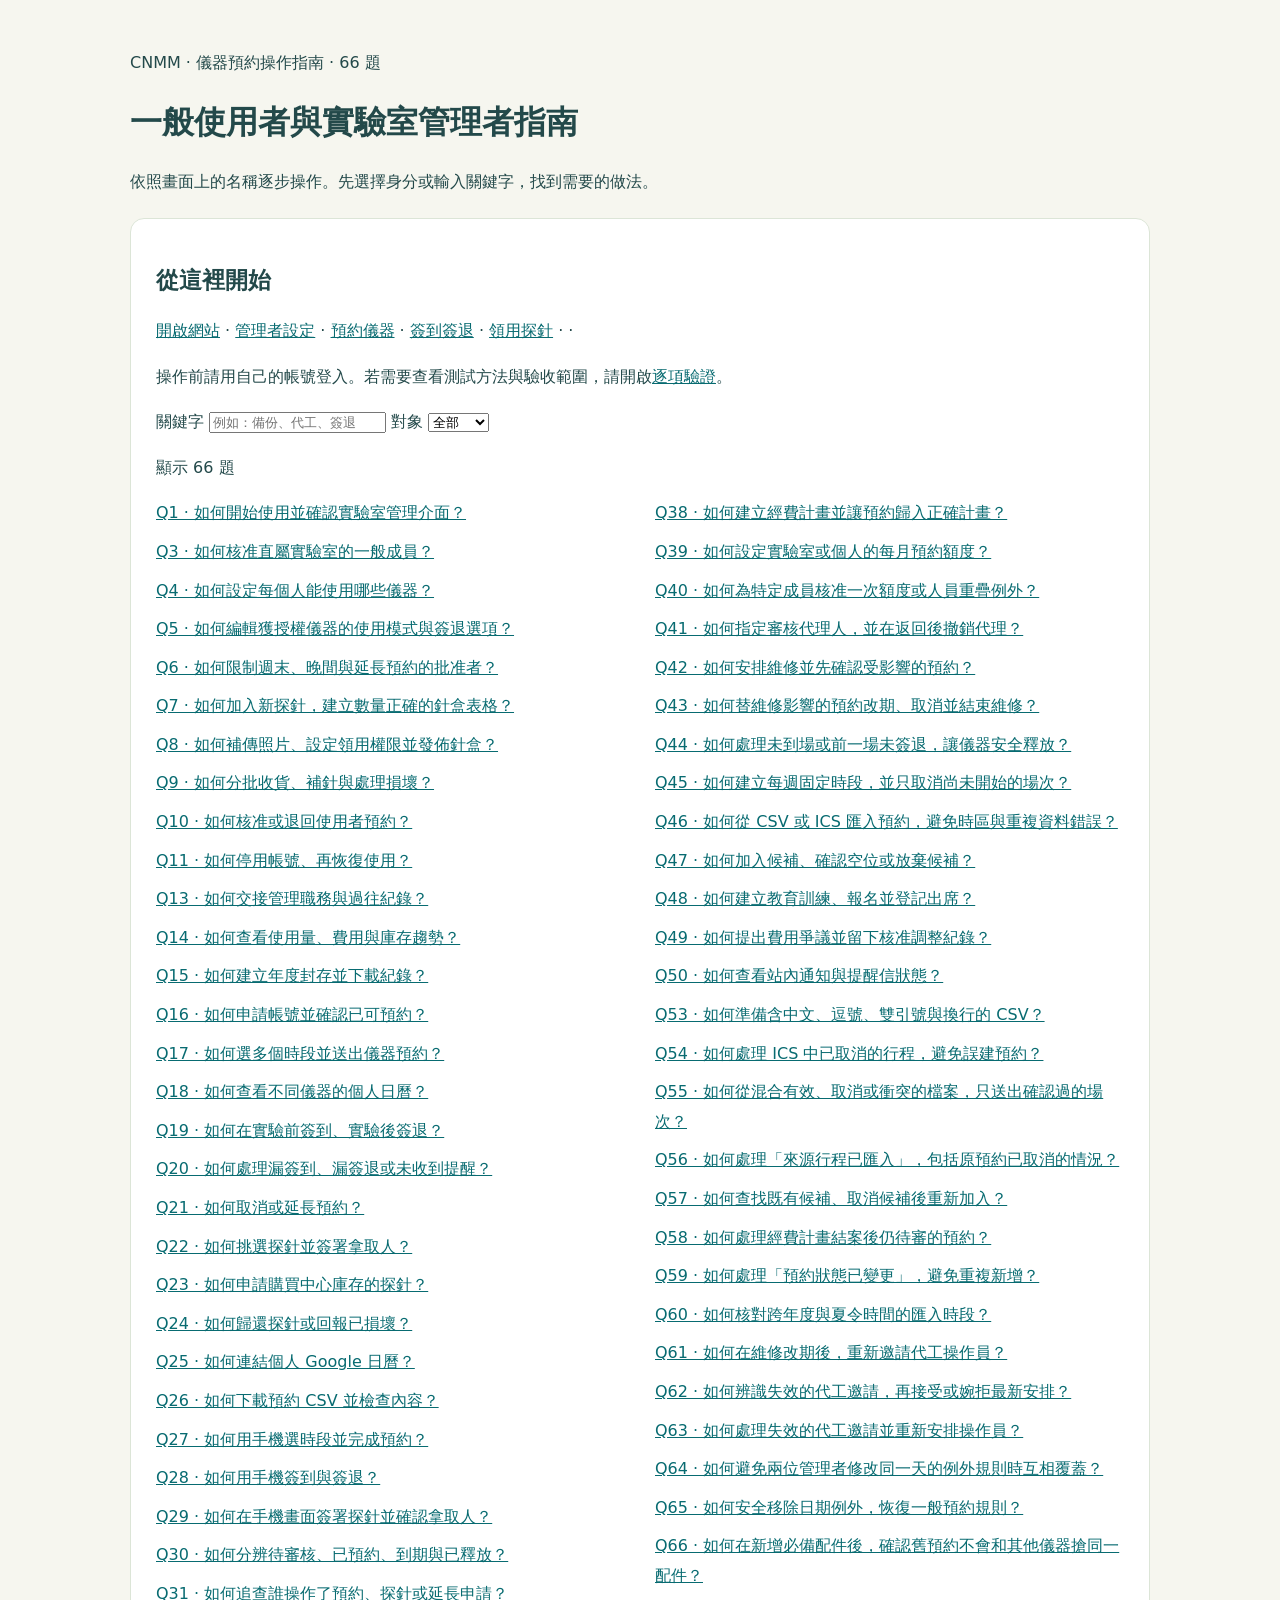
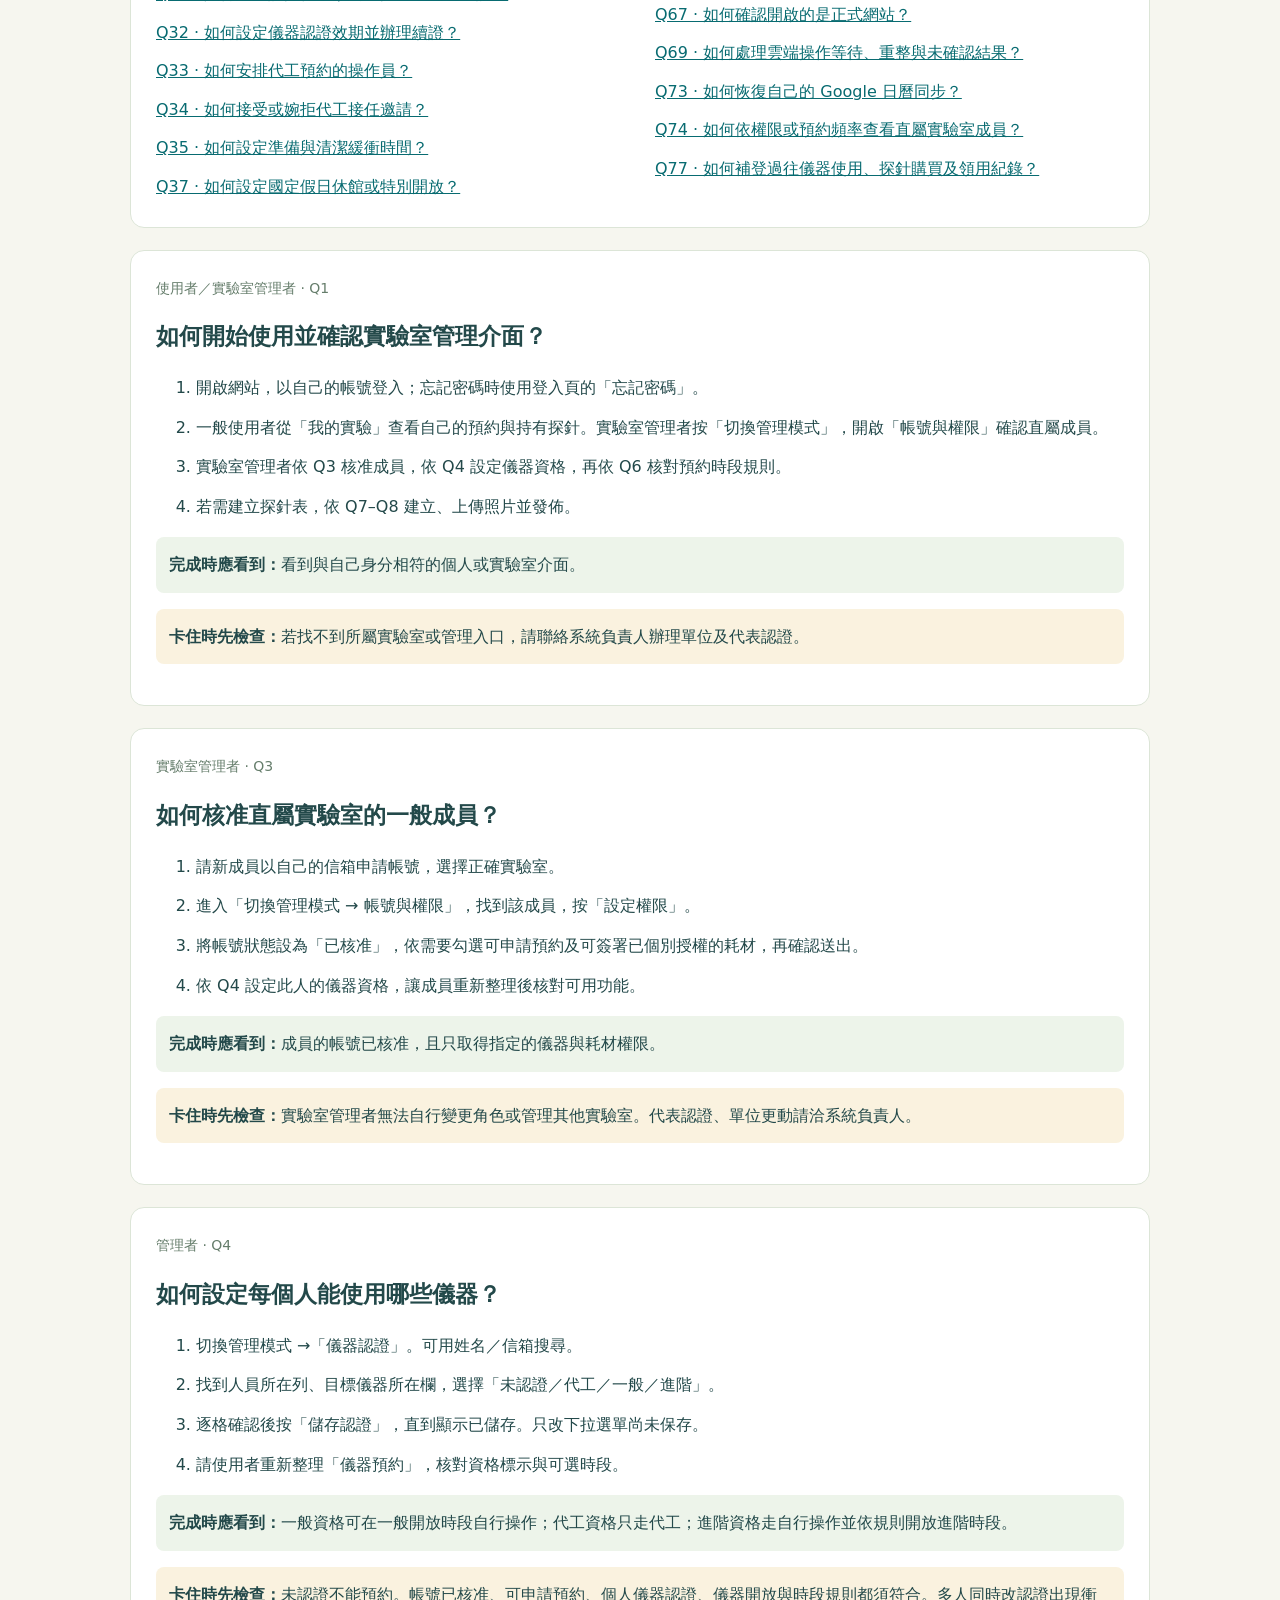
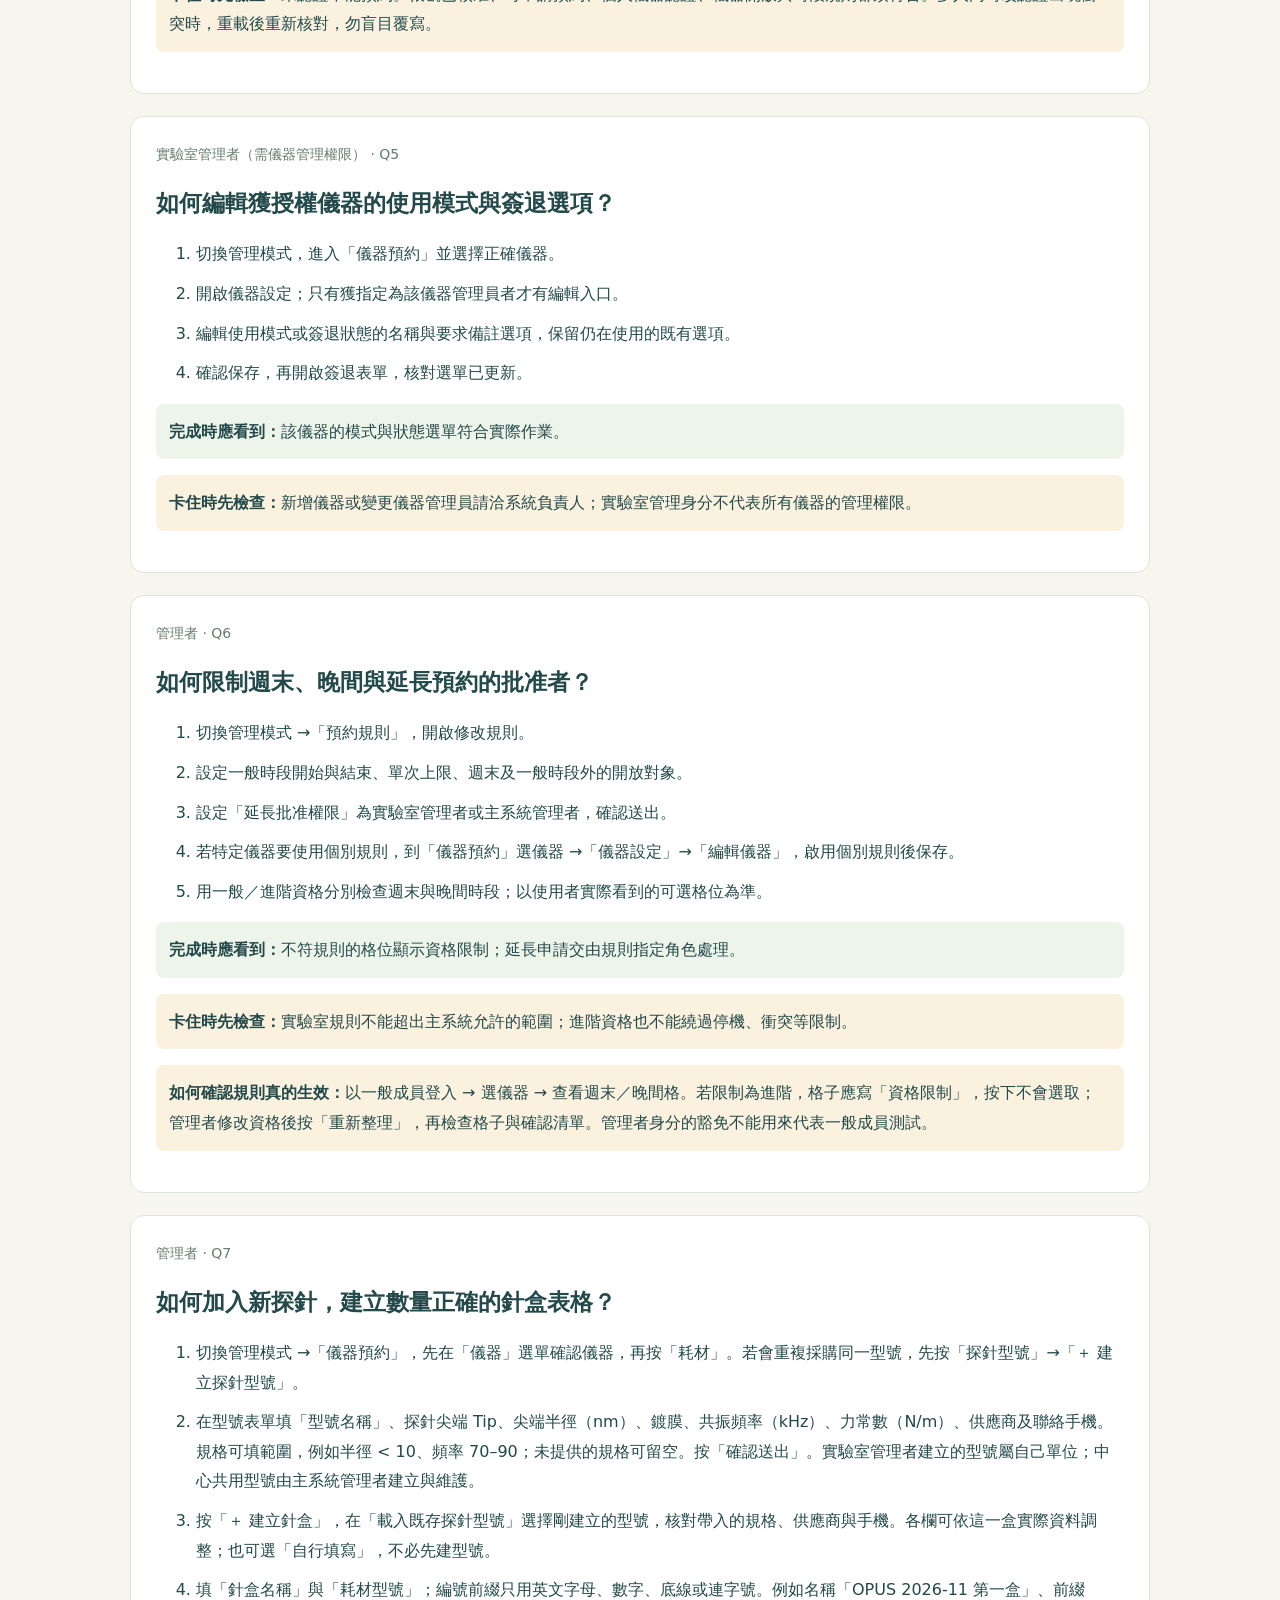
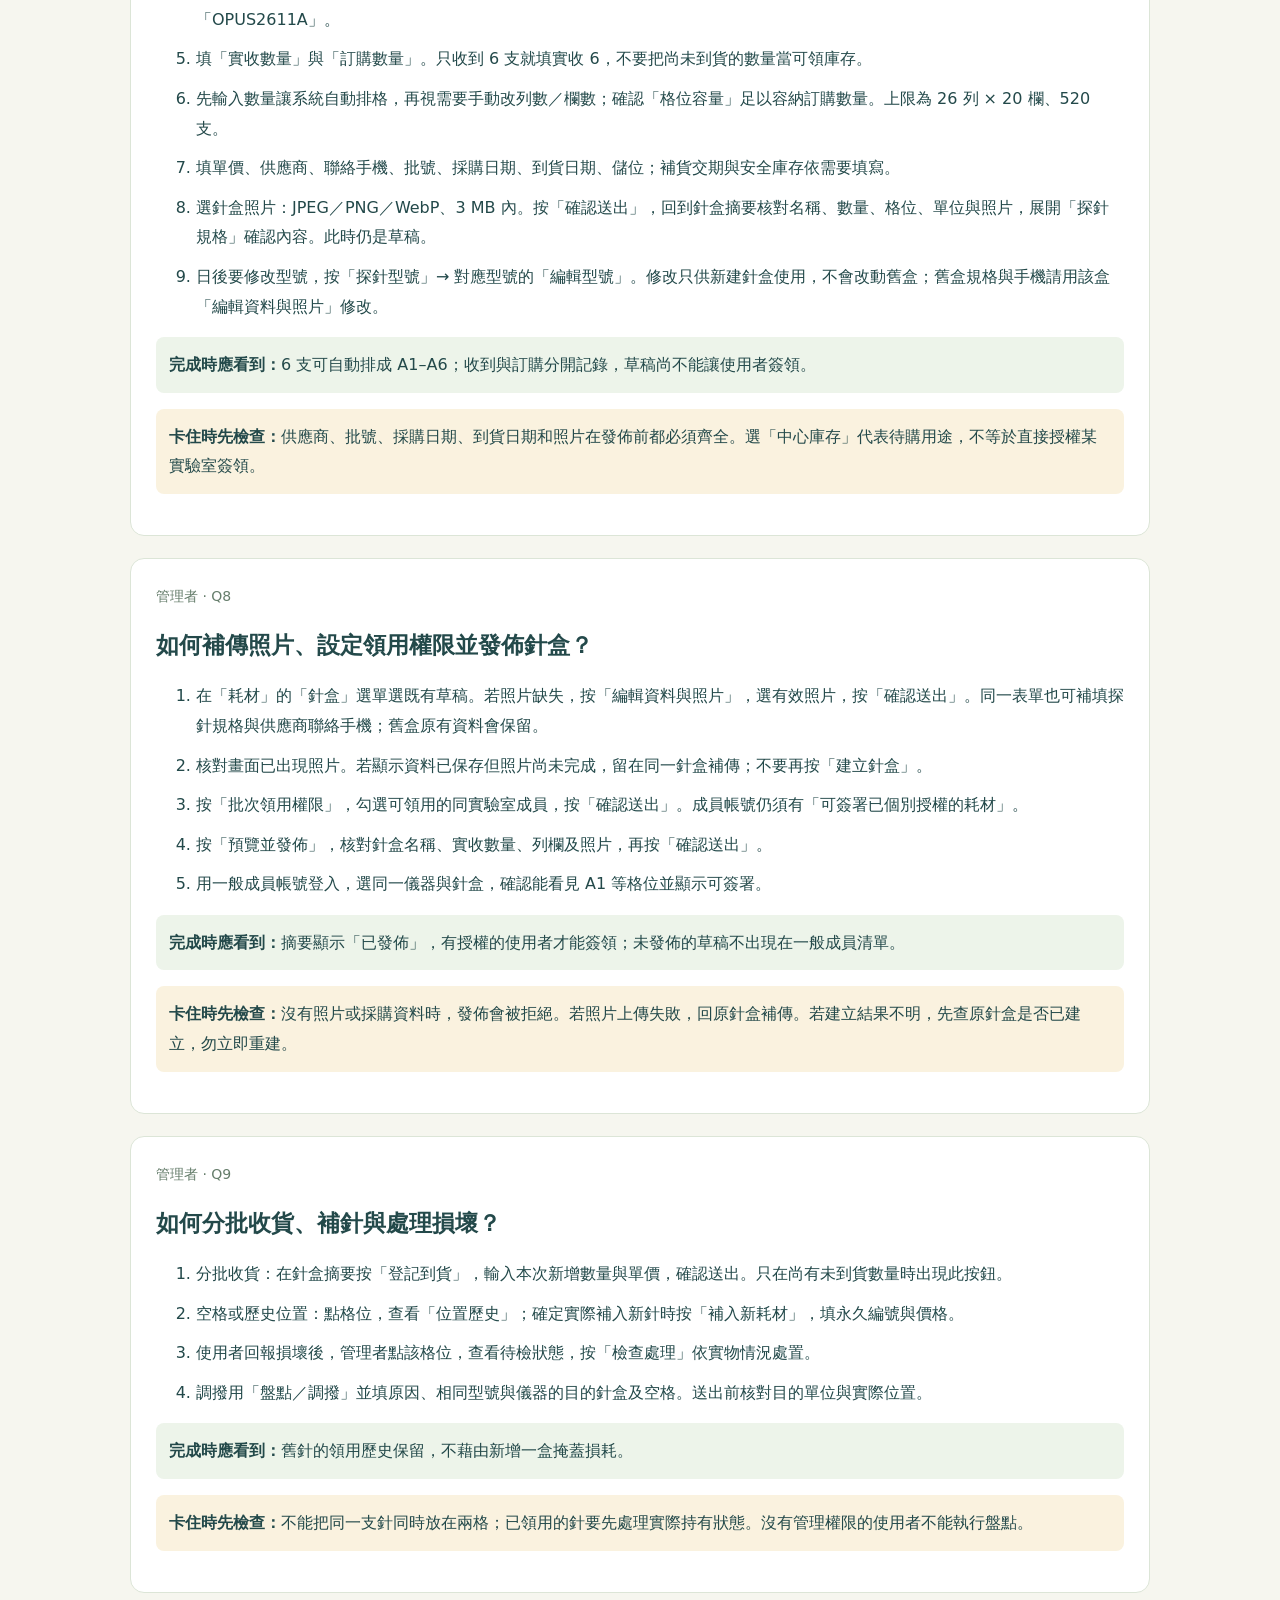
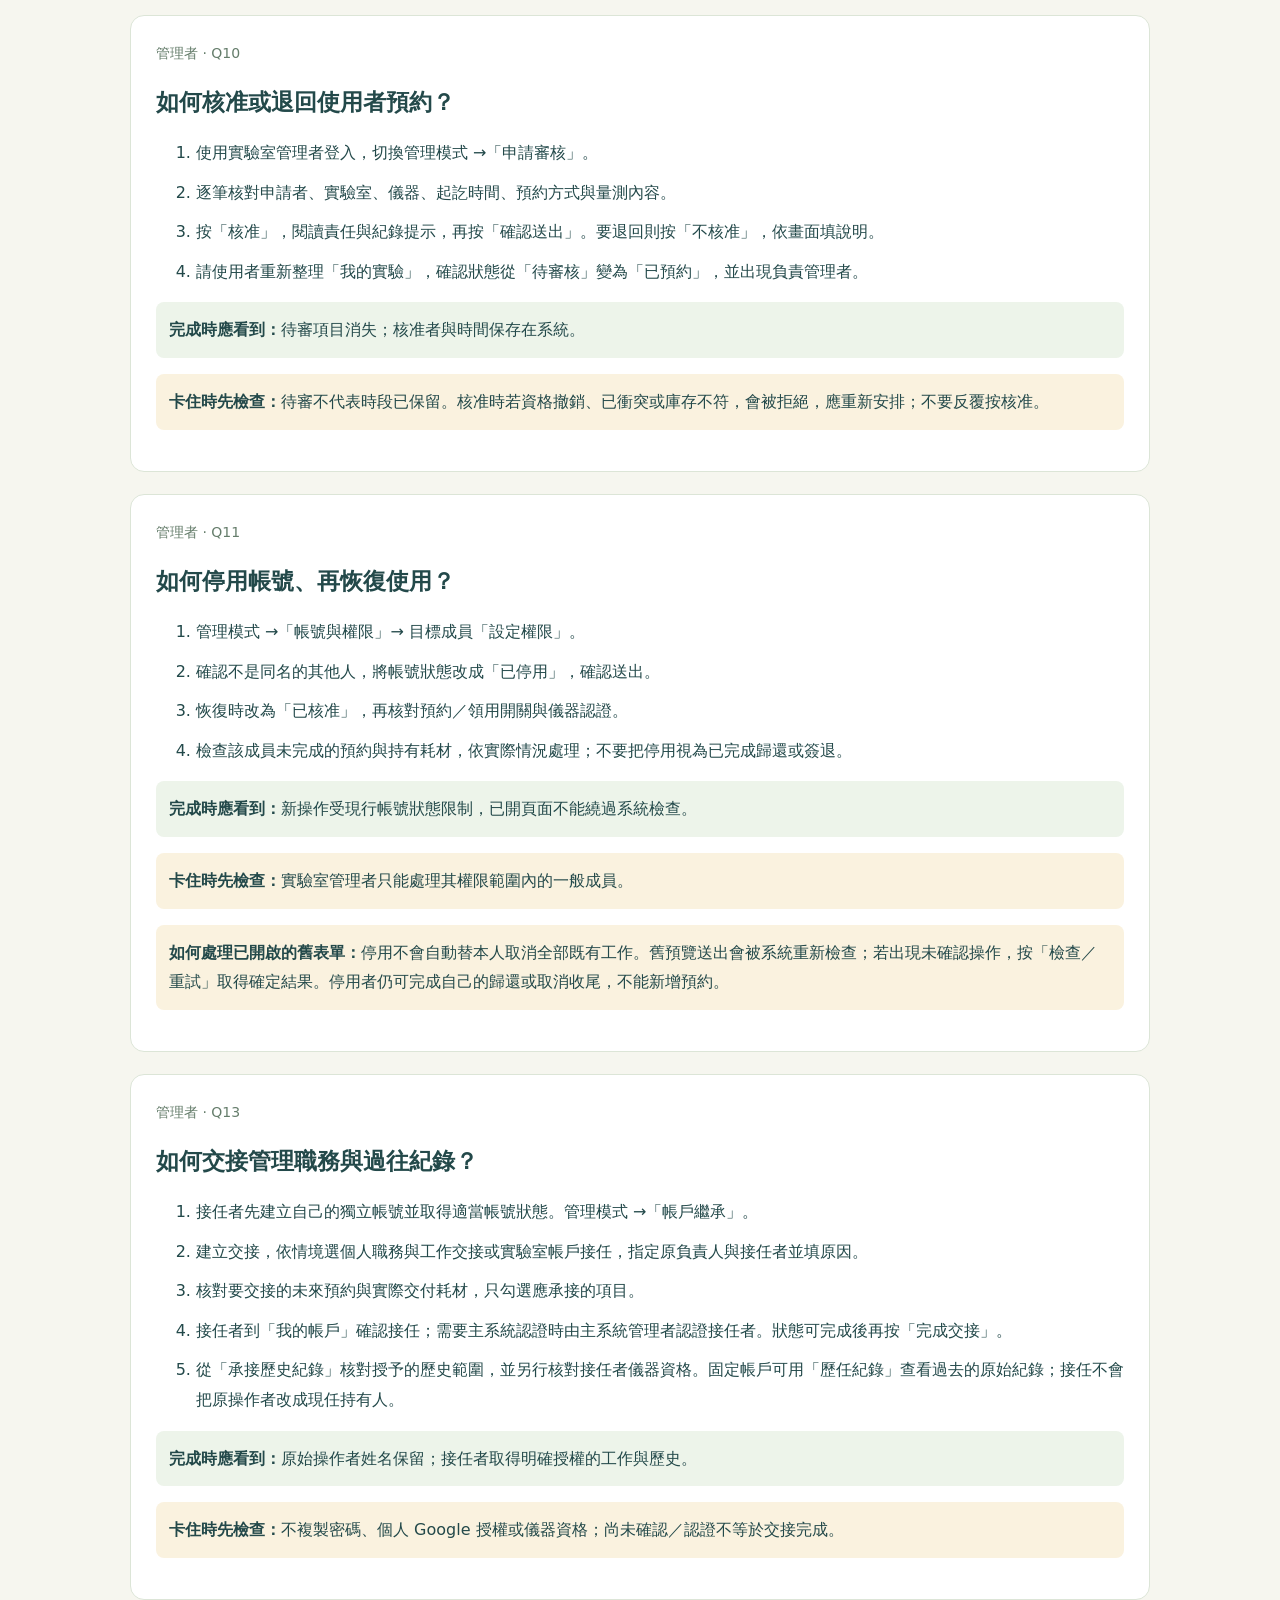
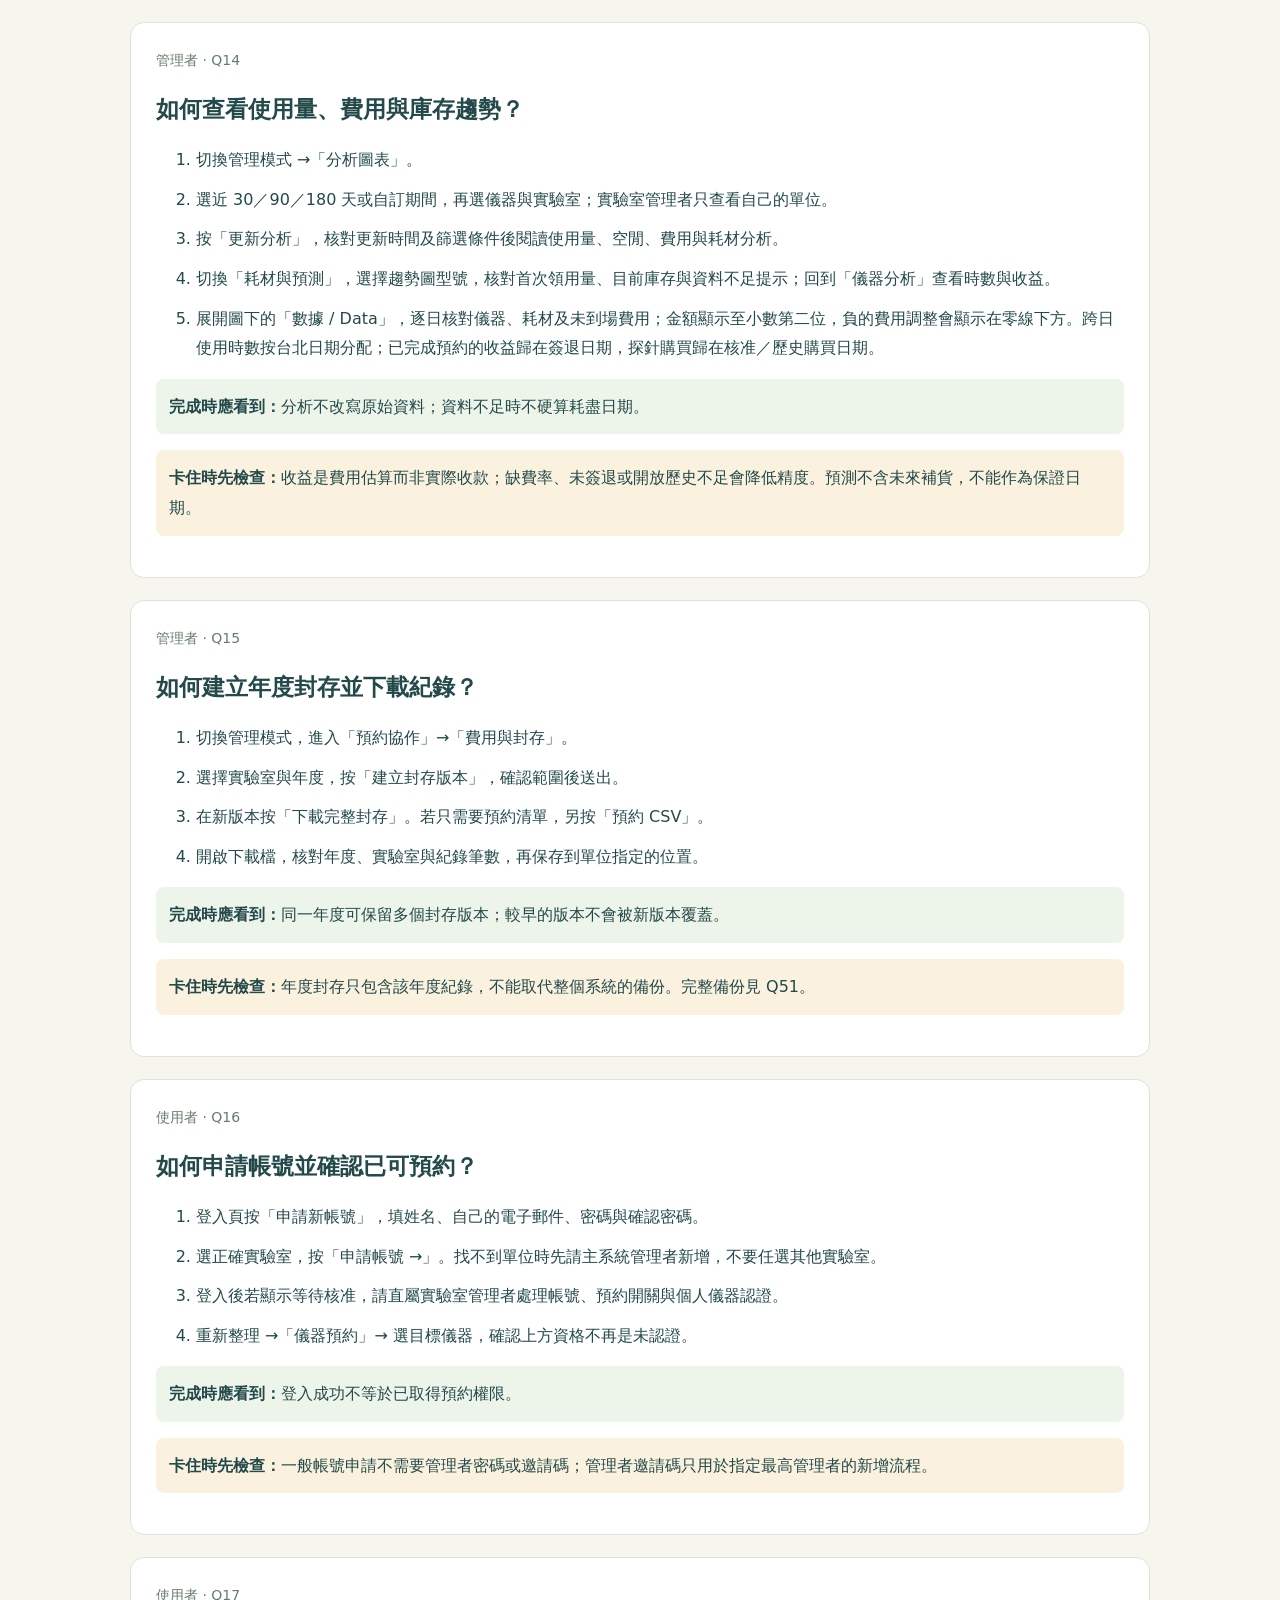
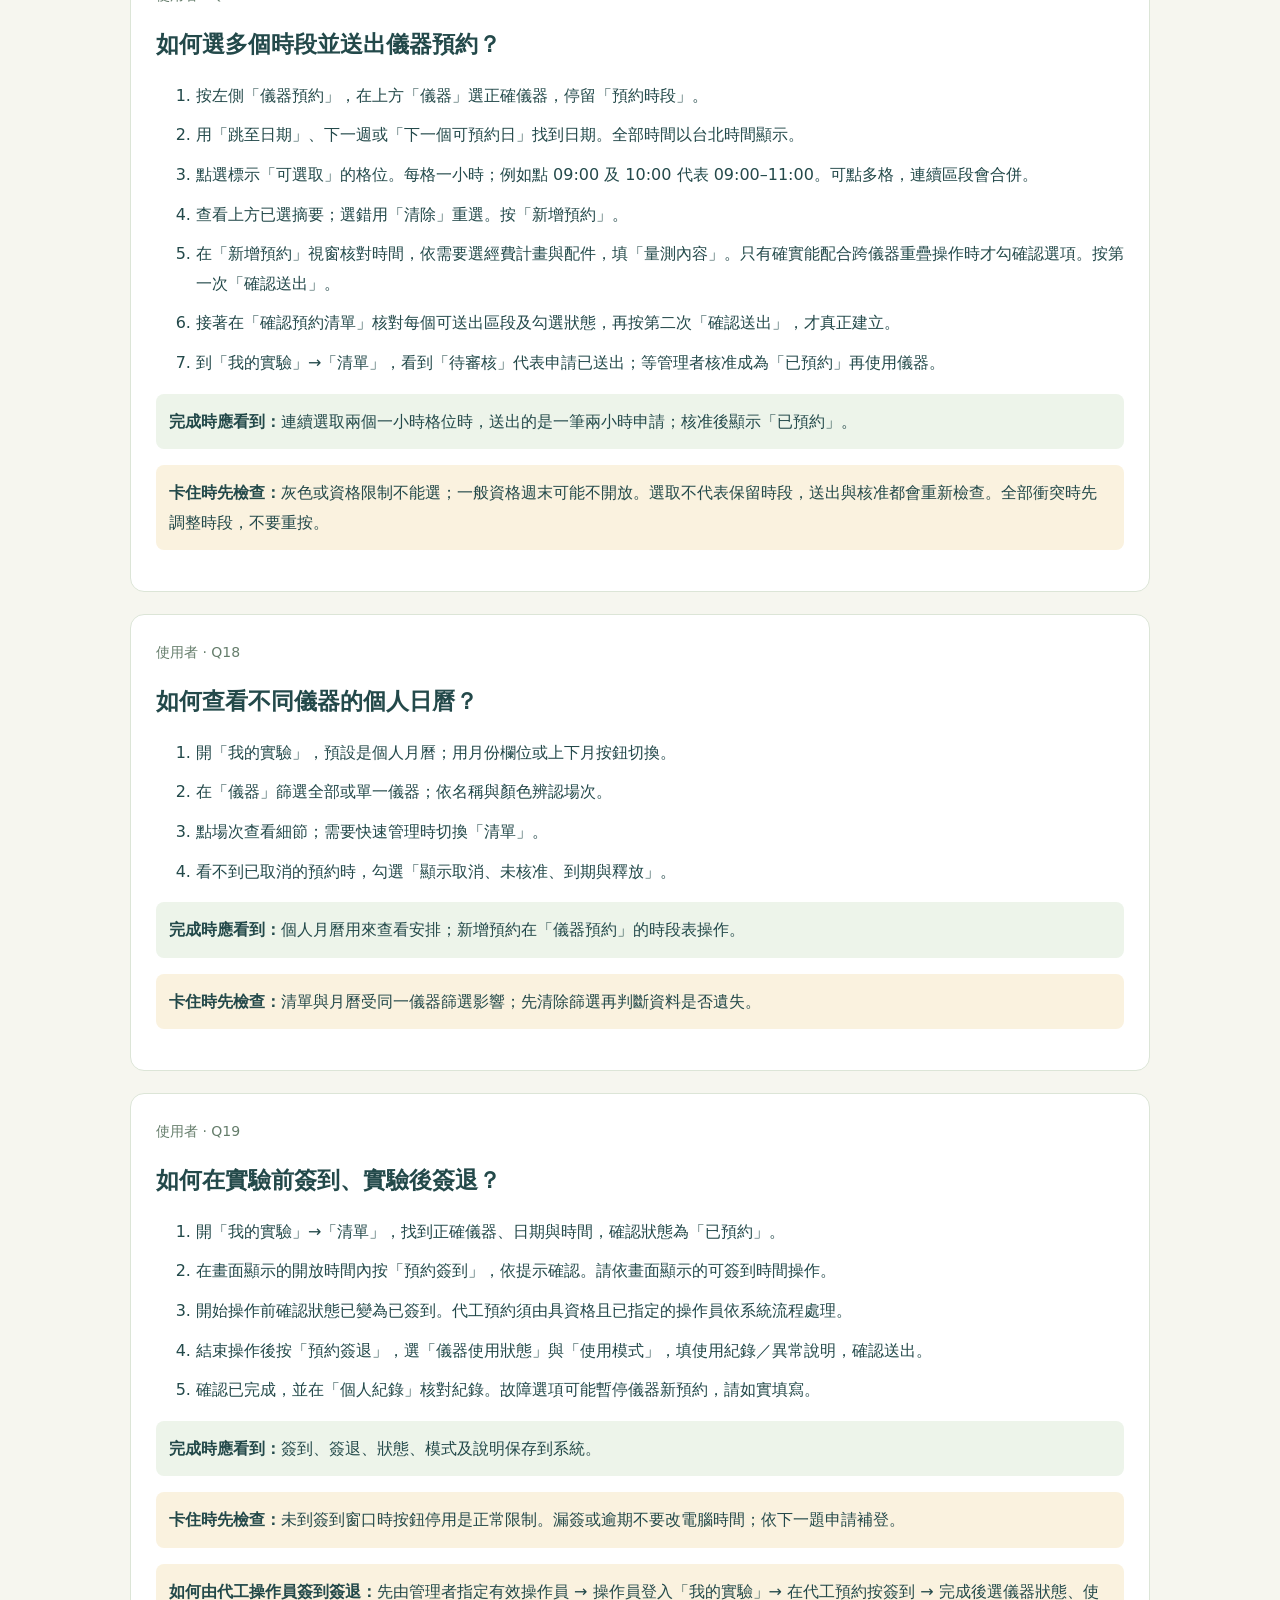
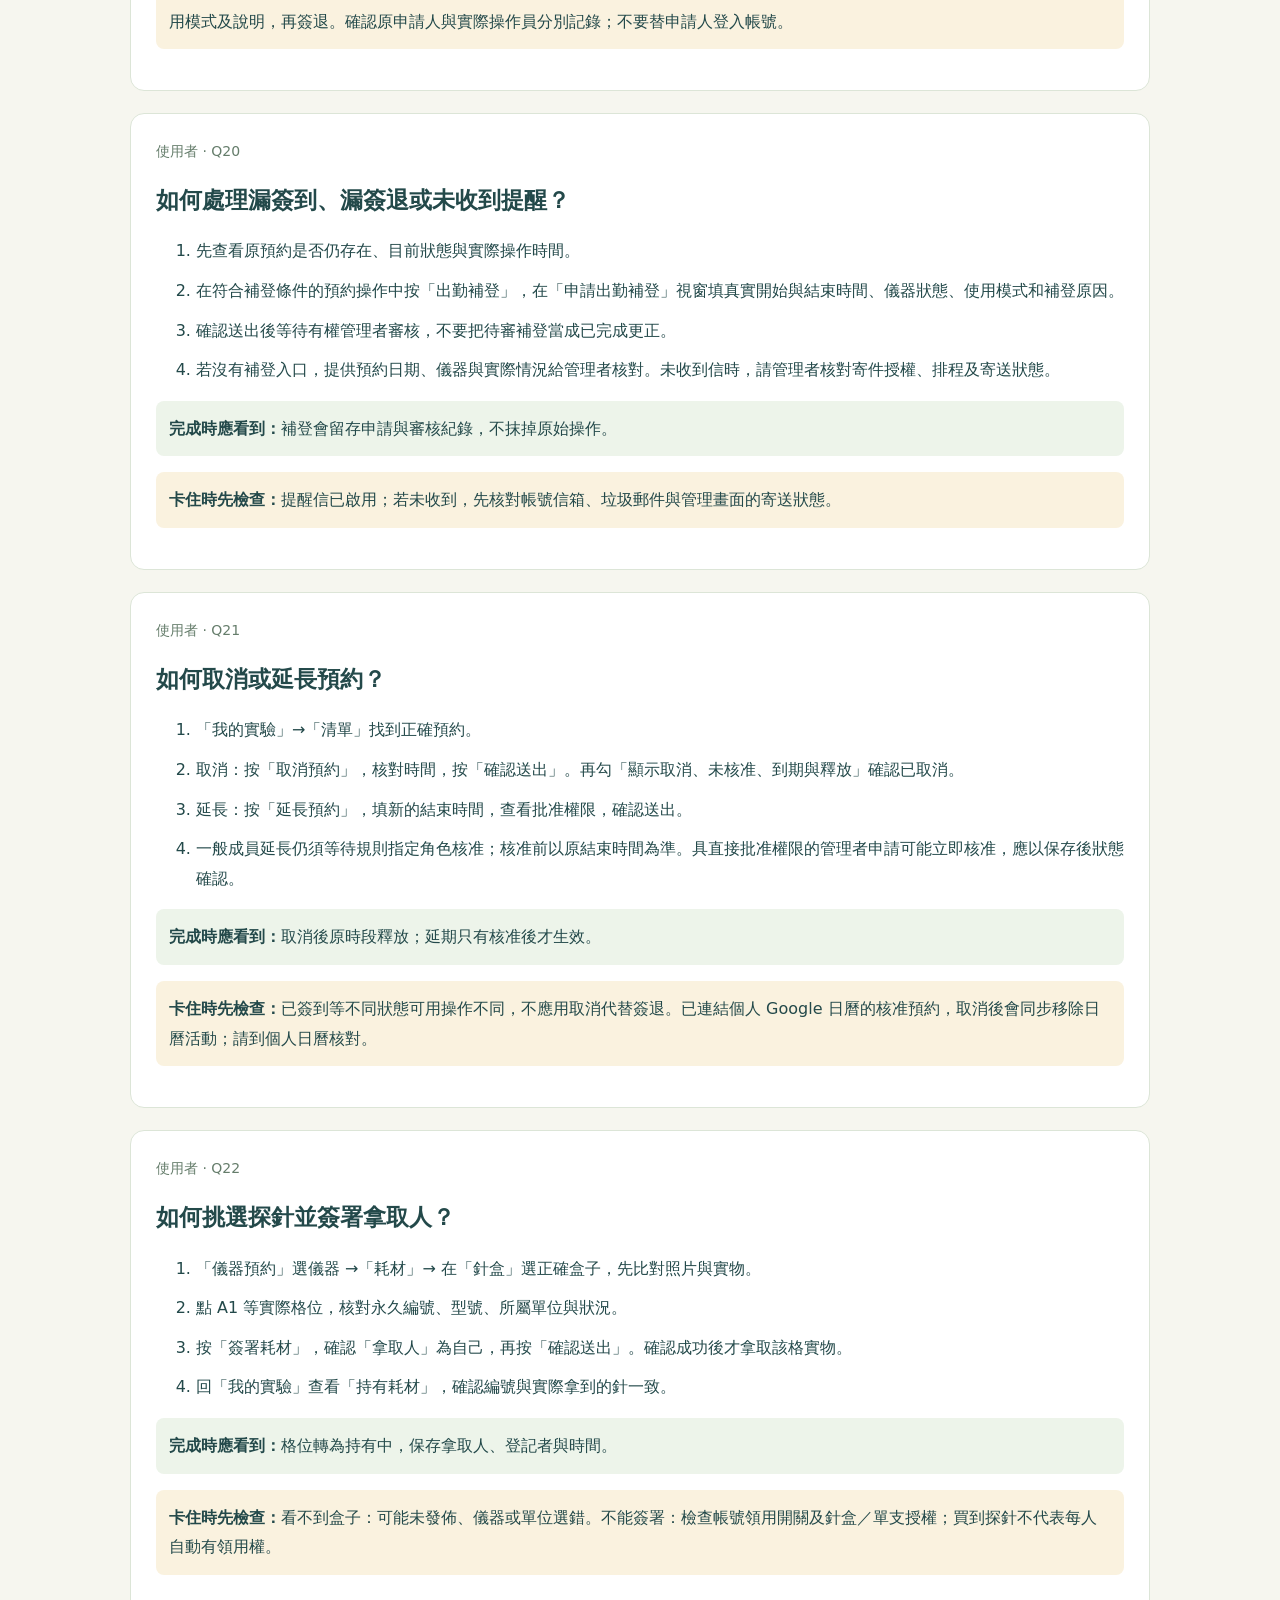
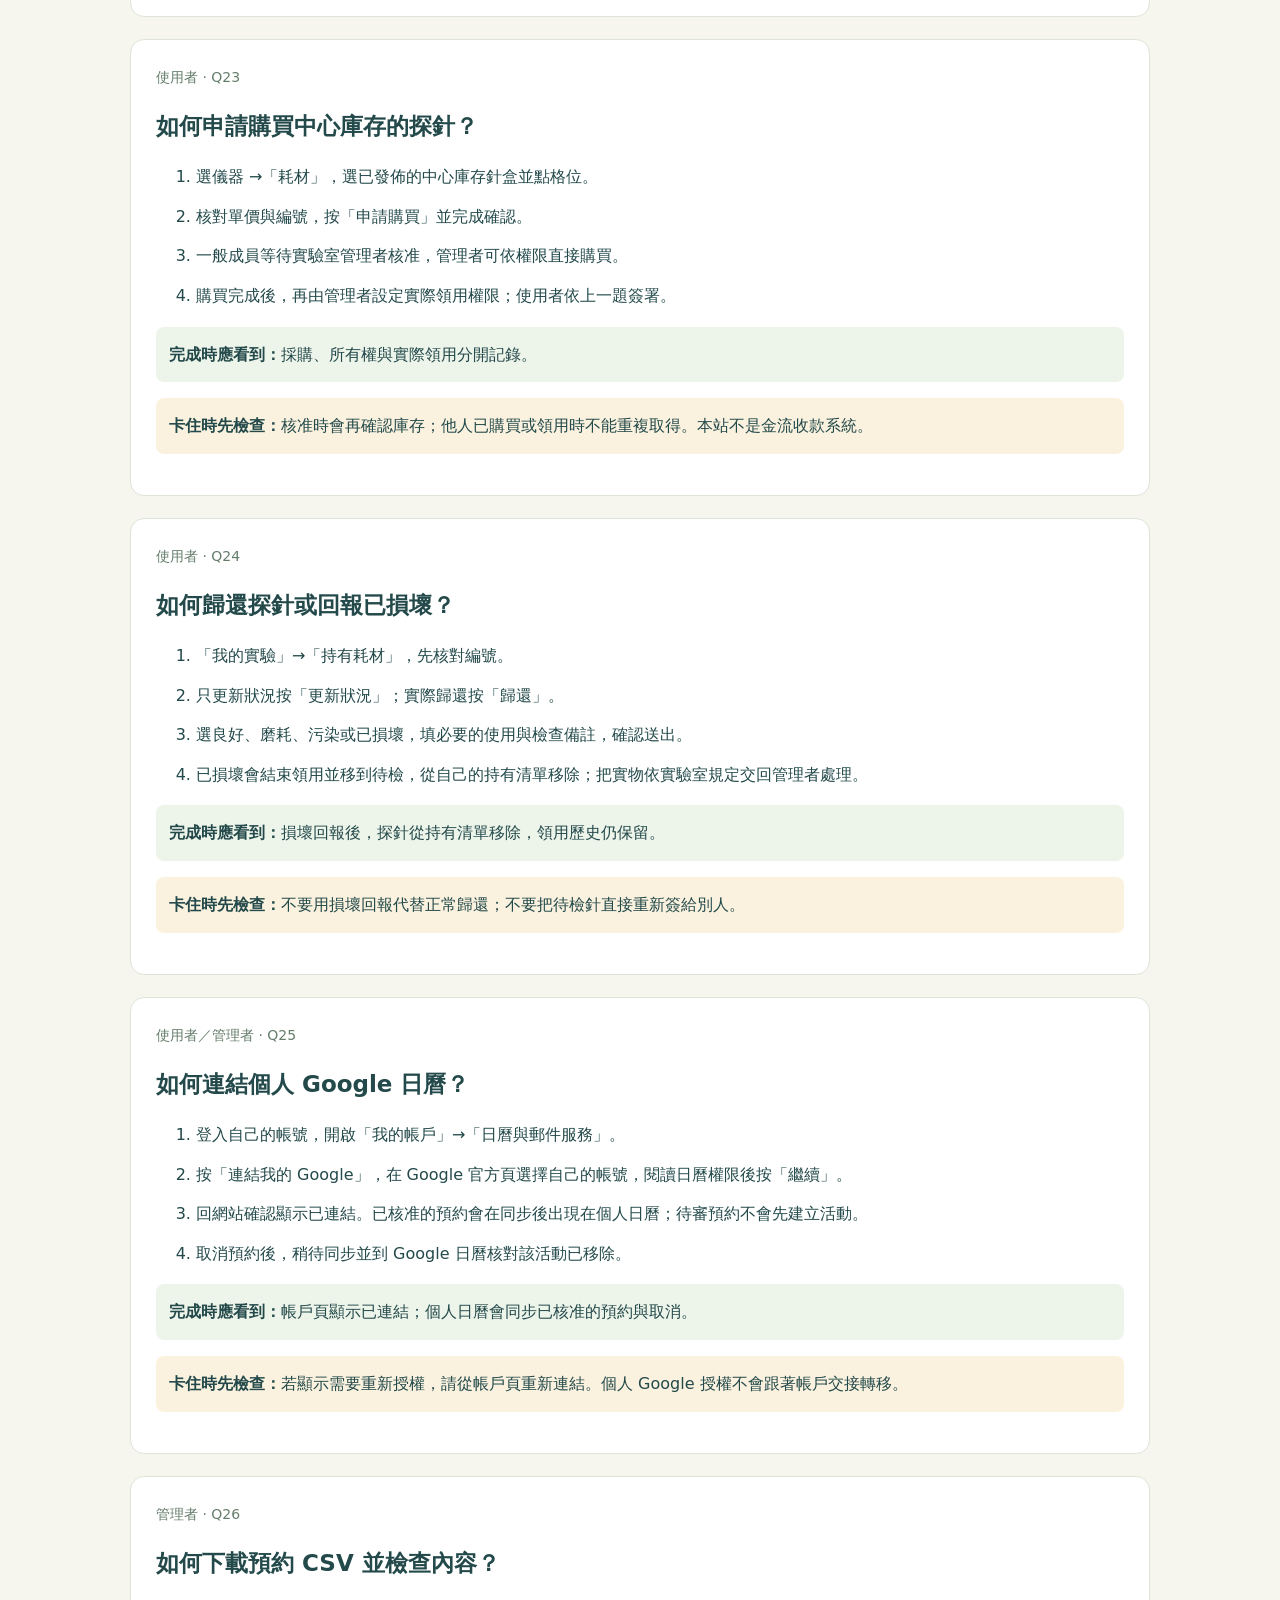
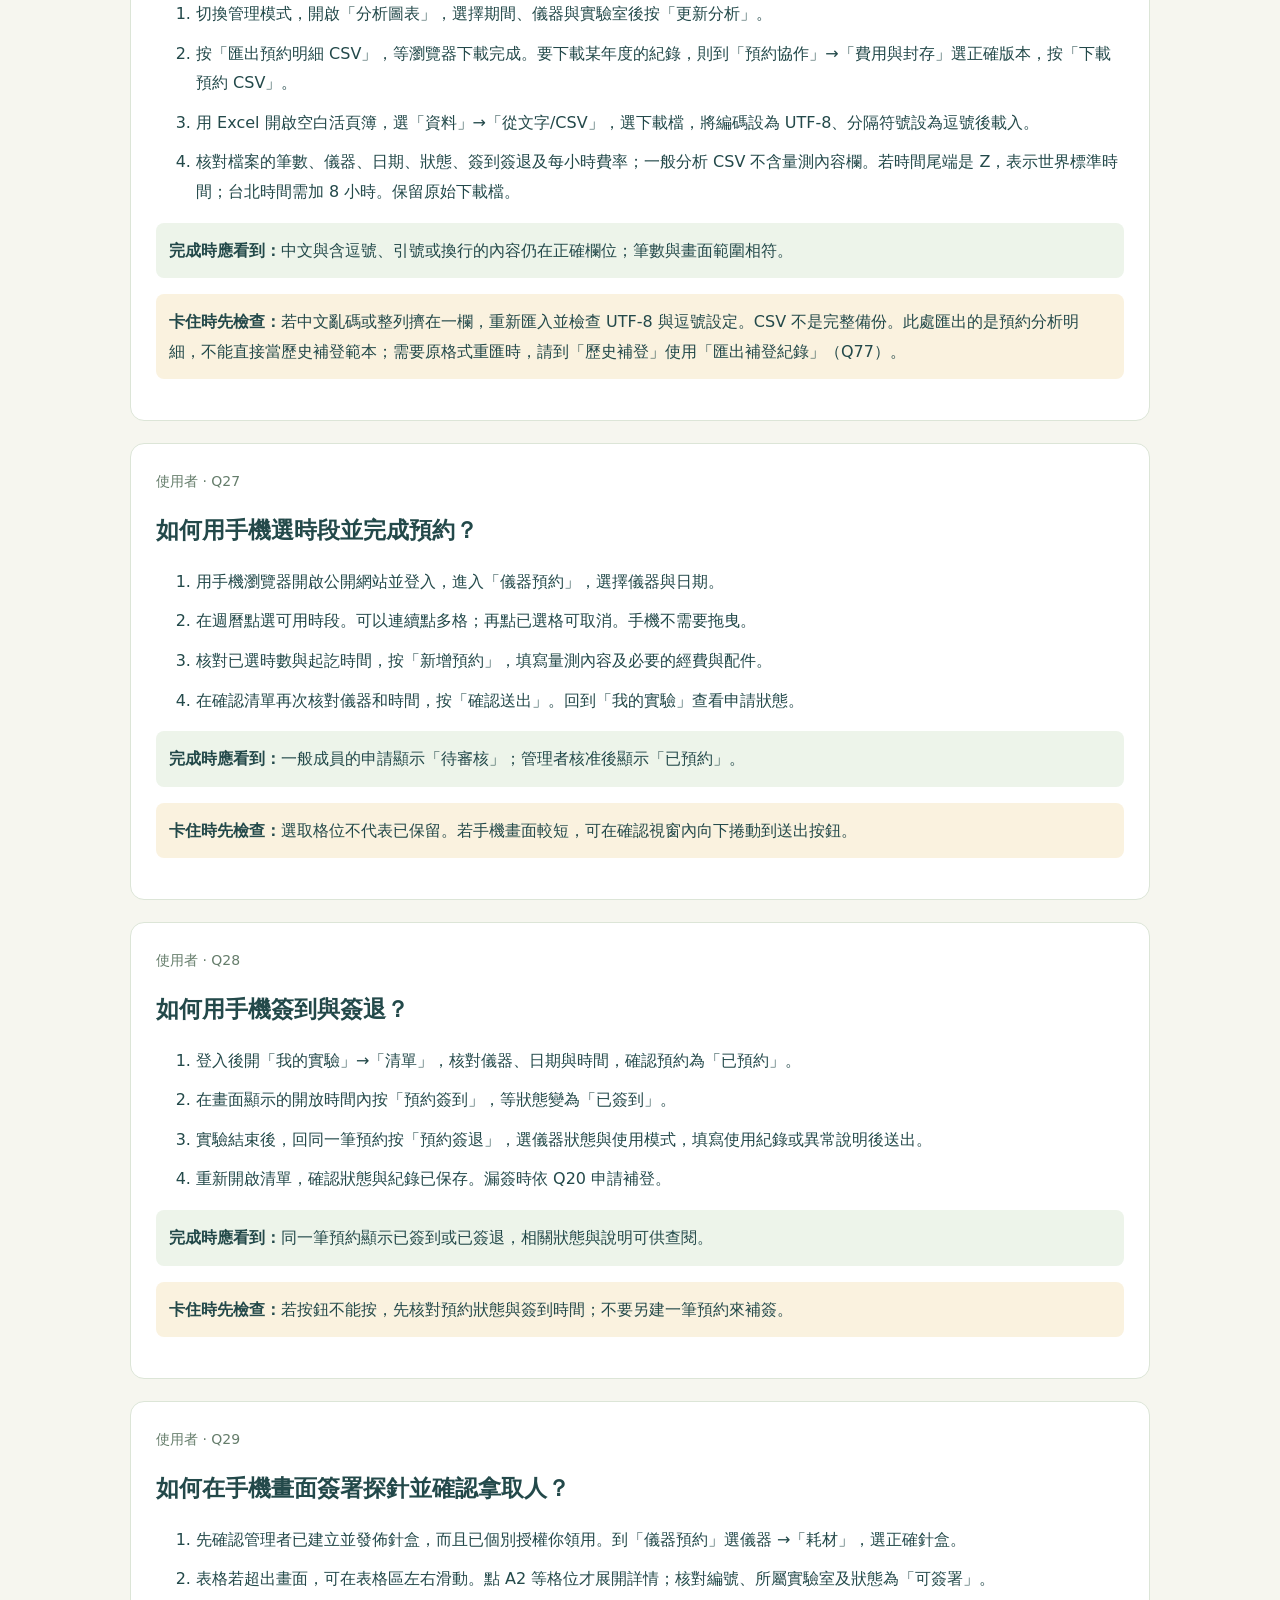
<file: guide/index.html>
<!doctype html><html lang="zh-Hant"><meta charset="utf-8"><meta name="viewport" content="width=device-width,initial-scale=1"><title>CNMM 操作指南 v6.2.0</title><style>body{font-family:system-ui,'Microsoft JhengHei',sans-serif;background:#f6f6ef;color:#23494a;max-width:1020px;margin:auto;padding:32px;line-height:1.85}h1,h2{line-height:1.45}h1{font-size:32px}h2{font-size:23px}a{color:#086b71}section,.panel{background:white;border:1px solid #dce5d7;border-radius:14px;padding:25px;margin:22px 0}li{margin:10px 0}nav{columns:2;column-gap:30px}nav a{display:block;break-inside:avoid;margin-bottom:9px}.role,.evidence{font-size:14px;color:#657d6b}.note{background:#faf2df;padding:13px;border-radius:8px}.success{background:#edf4ea;padding:13px;border-radius:8px}table{border-collapse:collapse;width:100%}td,th{border-bottom:1px solid #ddd;text-align:left;padding:12px;vertical-align:top}img{max-width:100%;border:1px solid #dce5d7;border-radius:12px}button{padding:8px 15px}[hidden]{display:none!important} @media(max-width:700px){body{padding:15px}section{padding:18px}nav{columns:1}}@media print{button{display:none}body{background:white;padding:0}section{break-inside:avoid}a{color:inherit}}</style><body><main><header><p>CNMM · 儀器預約操作指南 · 66 題</p><h1>一般使用者與實驗室管理者指南</h1><p>依照畫面上的名稱逐步操作。先選擇身分或輸入關鍵字，找到需要的做法。</p></header><div class="panel"><h2>從這裡開始</h2><p><a href="https://mind-instruments.github.io/">開啟網站</a> · <a href="#q1">管理者設定</a> · <a href="#q17">預約儀器</a> · <a href="#q19">簽到簽退</a> · <a href="#q22">領用探針</a> ·  · </p><p>操作前請用自己的帳號登入。若需要查看測試方法與驗收範圍，請開啟<a href="/qa.html">逐項驗證</a>。</p><label>關鍵字 <input id="guide-search" type="search" placeholder="例如：備份、代工、簽退"></label> <label>對象 <select id="guide-role"><option value="">全部</option><option>管理者</option><option>使用者</option><option>維運</option></select></label><p id="guide-count" role="status">顯示 66 題</p><nav><a href="#q1">Q1 · 如何開始使用並確認實驗室管理介面？</a><a href="#q3">Q3 · 如何核准直屬實驗室的一般成員？</a><a href="#q4">Q4 · 如何設定每個人能使用哪些儀器？</a><a href="#q5">Q5 · 如何編輯獲授權儀器的使用模式與簽退選項？</a><a href="#q6">Q6 · 如何限制週末、晚間與延長預約的批准者？</a><a href="#q7">Q7 · 如何加入新探針，建立數量正確的針盒表格？</a><a href="#q8">Q8 · 如何補傳照片、設定領用權限並發佈針盒？</a><a href="#q9">Q9 · 如何分批收貨、補針與處理損壞？</a><a href="#q10">Q10 · 如何核准或退回使用者預約？</a><a href="#q11">Q11 · 如何停用帳號、再恢復使用？</a><a href="#q13">Q13 · 如何交接管理職務與過往紀錄？</a><a href="#q14">Q14 · 如何查看使用量、費用與庫存趨勢？</a><a href="#q15">Q15 · 如何建立年度封存並下載紀錄？</a><a href="#q16">Q16 · 如何申請帳號並確認已可預約？</a><a href="#q17">Q17 · 如何選多個時段並送出儀器預約？</a><a href="#q18">Q18 · 如何查看不同儀器的個人日曆？</a><a href="#q19">Q19 · 如何在實驗前簽到、實驗後簽退？</a><a href="#q20">Q20 · 如何處理漏簽到、漏簽退或未收到提醒？</a><a href="#q21">Q21 · 如何取消或延長預約？</a><a href="#q22">Q22 · 如何挑選探針並簽署拿取人？</a><a href="#q23">Q23 · 如何申請購買中心庫存的探針？</a><a href="#q24">Q24 · 如何歸還探針或回報已損壞？</a><a href="#q25">Q25 · 如何連結個人 Google 日曆？</a><a href="#q26">Q26 · 如何下載預約 CSV 並檢查內容？</a><a href="#q27">Q27 · 如何用手機選時段並完成預約？</a><a href="#q28">Q28 · 如何用手機簽到與簽退？</a><a href="#q29">Q29 · 如何在手機畫面簽署探針並確認拿取人？</a><a href="#q30">Q30 · 如何分辨待審核、已預約、到期與已釋放？</a><a href="#q31">Q31 · 如何追查誰操作了預約、探針或延長申請？</a><a href="#q32">Q32 · 如何設定儀器認證效期並辦理續證？</a><a href="#q33">Q33 · 如何安排代工預約的操作員？</a><a href="#q34">Q34 · 如何接受或婉拒代工接任邀請？</a><a href="#q35">Q35 · 如何設定準備與清潔緩衝時間？</a><a href="#q37">Q37 · 如何設定國定假日休館或特別開放？</a><a href="#q38">Q38 · 如何建立經費計畫並讓預約歸入正確計畫？</a><a href="#q39">Q39 · 如何設定實驗室或個人的每月預約額度？</a><a href="#q40">Q40 · 如何為特定成員核准一次額度或人員重疊例外？</a><a href="#q41">Q41 · 如何指定審核代理人，並在返回後撤銷代理？</a><a href="#q42">Q42 · 如何安排維修並先確認受影響的預約？</a><a href="#q43">Q43 · 如何替維修影響的預約改期、取消並結束維修？</a><a href="#q44">Q44 · 如何處理未到場或前一場未簽退，讓儀器安全釋放？</a><a href="#q45">Q45 · 如何建立每週固定時段，並只取消尚未開始的場次？</a><a href="#q46">Q46 · 如何從 CSV 或 ICS 匯入預約，避免時區與重複資料錯誤？</a><a href="#q47">Q47 · 如何加入候補、確認空位或放棄候補？</a><a href="#q48">Q48 · 如何建立教育訓練、報名並登記出席？</a><a href="#q49">Q49 · 如何提出費用爭議並留下核准調整紀錄？</a><a href="#q50">Q50 · 如何查看站內通知與提醒信狀態？</a><a href="#q53">Q53 · 如何準備含中文、逗號、雙引號與換行的 CSV？</a><a href="#q54">Q54 · 如何處理 ICS 中已取消的行程，避免誤建預約？</a><a href="#q55">Q55 · 如何從混合有效、取消或衝突的檔案，只送出確認過的場次？</a><a href="#q56">Q56 · 如何處理「來源行程已匯入」，包括原預約已取消的情況？</a><a href="#q57">Q57 · 如何查找既有候補、取消候補後重新加入？</a><a href="#q58">Q58 · 如何處理經費計畫結案後仍待審的預約？</a><a href="#q59">Q59 · 如何處理「預約狀態已變更」，避免重複新增？</a><a href="#q60">Q60 · 如何核對跨年度與夏令時間的匯入時段？</a><a href="#q61">Q61 · 如何在維修改期後，重新邀請代工操作員？</a><a href="#q62">Q62 · 如何辨識失效的代工邀請，再接受或婉拒最新安排？</a><a href="#q63">Q63 · 如何處理失效的代工邀請並重新安排操作員？</a><a href="#q64">Q64 · 如何避免兩位管理者修改同一天的例外規則時互相覆蓋？</a><a href="#q65">Q65 · 如何安全移除日期例外，恢復一般預約規則？</a><a href="#q66">Q66 · 如何在新增必備配件後，確認舊預約不會和其他儀器搶同一配件？</a><a href="#q67">Q67 · 如何確認開啟的是正式網站？</a><a href="#q69">Q69 · 如何處理雲端操作等待、重整與未確認結果？</a><a href="#q73">Q73 · 如何恢復自己的 Google 日曆同步？</a><a href="#q74">Q74 · 如何依權限或預約頻率查看直屬實驗室成員？</a><a href="#q77">Q77 · 如何補登過往儀器使用、探針購買及領用紀錄？</a></nav></div><section id="q1"><div class="role">使用者／實驗室管理者 · Q1</div><h2>如何開始使用並確認實驗室管理介面？</h2><ol><li>開啟網站，以自己的帳號登入；忘記密碼時使用登入頁的「忘記密碼」。</li><li>一般使用者從「我的實驗」查看自己的預約與持有探針。實驗室管理者按「切換管理模式」，開啟「帳號與權限」確認直屬成員。</li><li>實驗室管理者依 Q3 核准成員，依 Q4 設定儀器資格，再依 Q6 核對預約時段規則。</li><li>若需建立探針表，依 Q7–Q8 建立、上傳照片並發佈。</li></ol><p class="success"><b>完成時應看到：</b>看到與自己身分相符的個人或實驗室介面。</p><p class="note"><b>卡住時先檢查：</b>若找不到所屬實驗室或管理入口，請聯絡系統負責人辦理單位及代表認證。</p></section><section id="q3"><div class="role">實驗室管理者 · Q3</div><h2>如何核准直屬實驗室的一般成員？</h2><ol><li>請新成員以自己的信箱申請帳號，選擇正確實驗室。</li><li>進入「切換管理模式 → 帳號與權限」，找到該成員，按「設定權限」。</li><li>將帳號狀態設為「已核准」，依需要勾選可申請預約及可簽署已個別授權的耗材，再確認送出。</li><li>依 Q4 設定此人的儀器資格，讓成員重新整理後核對可用功能。</li></ol><p class="success"><b>完成時應看到：</b>成員的帳號已核准，且只取得指定的儀器與耗材權限。</p><p class="note"><b>卡住時先檢查：</b>實驗室管理者無法自行變更角色或管理其他實驗室。代表認證、單位更動請洽系統負責人。</p></section><section id="q4"><div class="role">管理者 · Q4</div><h2>如何設定每個人能使用哪些儀器？</h2><ol><li>切換管理模式 →「儀器認證」。可用姓名／信箱搜尋。</li><li>找到人員所在列、目標儀器所在欄，選擇「未認證／代工／一般／進階」。</li><li>逐格確認後按「儲存認證」，直到顯示已儲存。只改下拉選單尚未保存。</li><li>請使用者重新整理「儀器預約」，核對資格標示與可選時段。</li></ol><p class="success"><b>完成時應看到：</b>一般資格可在一般開放時段自行操作；代工資格只走代工；進階資格走自行操作並依規則開放進階時段。</p><p class="note"><b>卡住時先檢查：</b>未認證不能預約。帳號已核准、可申請預約、個人儀器認證、儀器開放與時段規則都須符合。多人同時改認證出現衝突時，重載後重新核對，勿盲目覆寫。</p></section><section id="q5"><div class="role">實驗室管理者（需儀器管理權限） · Q5</div><h2>如何編輯獲授權儀器的使用模式與簽退選項？</h2><ol><li>切換管理模式，進入「儀器預約」並選擇正確儀器。</li><li>開啟儀器設定；只有獲指定為該儀器管理員者才有編輯入口。</li><li>編輯使用模式或簽退狀態的名稱與要求備註選項，保留仍在使用的既有選項。</li><li>確認保存，再開啟簽退表單，核對選單已更新。</li></ol><p class="success"><b>完成時應看到：</b>該儀器的模式與狀態選單符合實際作業。</p><p class="note"><b>卡住時先檢查：</b>新增儀器或變更儀器管理員請洽系統負責人；實驗室管理身分不代表所有儀器的管理權限。</p></section><section id="q6"><div class="role">管理者 · Q6</div><h2>如何限制週末、晚間與延長預約的批准者？</h2><ol><li>切換管理模式 →「預約規則」，開啟修改規則。</li><li>設定一般時段開始與結束、單次上限、週末及一般時段外的開放對象。</li><li>設定「延長批准權限」為實驗室管理者或主系統管理者，確認送出。</li><li>若特定儀器要使用個別規則，到「儀器預約」選儀器 →「儀器設定」→「編輯儀器」，啟用個別規則後保存。</li><li>用一般／進階資格分別檢查週末與晚間時段；以使用者實際看到的可選格位為準。</li></ol><p class="success"><b>完成時應看到：</b>不符規則的格位顯示資格限制；延長申請交由規則指定角色處理。</p><p class="note"><b>卡住時先檢查：</b>實驗室規則不能超出主系統允許的範圍；進階資格也不能繞過停機、衝突等限制。</p><p class="note"><b>如何確認規則真的生效：</b>以一般成員登入 → 選儀器 → 查看週末／晚間格。若限制為進階，格子應寫「資格限制」，按下不會選取；管理者修改資格後按「重新整理」，再檢查格子與確認清單。管理者身分的豁免不能用來代表一般成員測試。</p></section><section id="q7"><div class="role">管理者 · Q7</div><h2>如何加入新探針，建立數量正確的針盒表格？</h2><ol><li>切換管理模式 →「儀器預約」，先在「儀器」選單確認儀器，再按「耗材」。若會重複採購同一型號，先按「探針型號」→「＋ 建立探針型號」。</li><li>在型號表單填「型號名稱」、探針尖端 Tip、尖端半徑（nm）、鍍膜、共振頻率（kHz）、力常數（N/m）、供應商及聯絡手機。規格可填範圍，例如半徑 &lt; 10、頻率 70–90；未提供的規格可留空。按「確認送出」。實驗室管理者建立的型號屬自己單位；中心共用型號由主系統管理者建立與維護。</li><li>按「＋ 建立針盒」，在「載入既存探針型號」選擇剛建立的型號，核對帶入的規格、供應商與手機。各欄可依這一盒實際資料調整；也可選「自行填寫」，不必先建型號。</li><li>填「針盒名稱」與「耗材型號」；編號前綴只用英文字母、數字、底線或連字號。例如名稱「OPUS 2026-11 第一盒」、前綴「OPUS2611A」。</li><li>填「實收數量」與「訂購數量」。只收到 6 支就填實收 6，不要把尚未到貨的數量當可領庫存。</li><li>先輸入數量讓系統自動排格，再視需要手動改列數／欄數；確認「格位容量」足以容納訂購數量。上限為 26 列 × 20 欄、520 支。</li><li>填單價、供應商、聯絡手機、批號、採購日期、到貨日期、儲位；補貨交期與安全庫存依需要填寫。</li><li>選針盒照片：JPEG／PNG／WebP、3 MB 內。按「確認送出」，回到針盒摘要核對名稱、數量、格位、單位與照片，展開「探針規格」確認內容。此時仍是草稿。</li><li>日後要修改型號，按「探針型號」→ 對應型號的「編輯型號」。修改只供新建針盒使用，不會改動舊盒；舊盒規格與手機請用該盒「編輯資料與照片」修改。</li></ol><p class="success"><b>完成時應看到：</b>6 支可自動排成 A1–A6；收到與訂購分開記錄，草稿尚不能讓使用者簽領。</p><p class="note"><b>卡住時先檢查：</b>供應商、批號、採購日期、到貨日期和照片在發佈前都必須齊全。選「中心庫存」代表待購用途，不等於直接授權某實驗室簽領。</p></section><section id="q8"><div class="role">管理者 · Q8</div><h2>如何補傳照片、設定領用權限並發佈針盒？</h2><ol><li>在「耗材」的「針盒」選單選既有草稿。若照片缺失，按「編輯資料與照片」，選有效照片，按「確認送出」。同一表單也可補填探針規格與供應商聯絡手機；舊盒原有資料會保留。</li><li>核對畫面已出現照片。若顯示資料已保存但照片尚未完成，留在同一針盒補傳；不要再按「建立針盒」。</li><li>按「批次領用權限」，勾選可領用的同實驗室成員，按「確認送出」。成員帳號仍須有「可簽署已個別授權的耗材」。</li><li>按「預覽並發佈」，核對針盒名稱、實收數量、列欄及照片，再按「確認送出」。</li><li>用一般成員帳號登入，選同一儀器與針盒，確認能看見 A1 等格位並顯示可簽署。</li></ol><p class="success"><b>完成時應看到：</b>摘要顯示「已發佈」，有授權的使用者才能簽領；未發佈的草稿不出現在一般成員清單。</p><p class="note"><b>卡住時先檢查：</b>沒有照片或採購資料時，發佈會被拒絕。若照片上傳失敗，回原針盒補傳。若建立結果不明，先查原針盒是否已建立，勿立即重建。</p></section><section id="q9"><div class="role">管理者 · Q9</div><h2>如何分批收貨、補針與處理損壞？</h2><ol><li>分批收貨：在針盒摘要按「登記到貨」，輸入本次新增數量與單價，確認送出。只在尚有未到貨數量時出現此按鈕。</li><li>空格或歷史位置：點格位，查看「位置歷史」；確定實際補入新針時按「補入新耗材」，填永久編號與價格。</li><li>使用者回報損壞後，管理者點該格位，查看待檢狀態，按「檢查處理」依實物情況處置。</li><li>調撥用「盤點／調撥」並填原因、相同型號與儀器的目的針盒及空格。送出前核對目的單位與實際位置。</li></ol><p class="success"><b>完成時應看到：</b>舊針的領用歷史保留，不藉由新增一盒掩蓋損耗。</p><p class="note"><b>卡住時先檢查：</b>不能把同一支針同時放在兩格；已領用的針要先處理實際持有狀態。沒有管理權限的使用者不能執行盤點。</p></section><section id="q10"><div class="role">管理者 · Q10</div><h2>如何核准或退回使用者預約？</h2><ol><li>使用實驗室管理者登入，切換管理模式 →「申請審核」。</li><li>逐筆核對申請者、實驗室、儀器、起訖時間、預約方式與量測內容。</li><li>按「核准」，閱讀責任與紀錄提示，再按「確認送出」。要退回則按「不核准」，依畫面填說明。</li><li>請使用者重新整理「我的實驗」，確認狀態從「待審核」變為「已預約」，並出現負責管理者。</li></ol><p class="success"><b>完成時應看到：</b>待審項目消失；核准者與時間保存在系統。</p><p class="note"><b>卡住時先檢查：</b>待審不代表時段已保留。核准時若資格撤銷、已衝突或庫存不符，會被拒絕，應重新安排；不要反覆按核准。</p></section><section id="q11"><div class="role">管理者 · Q11</div><h2>如何停用帳號、再恢復使用？</h2><ol><li>管理模式 →「帳號與權限」→ 目標成員「設定權限」。</li><li>確認不是同名的其他人，將帳號狀態改成「已停用」，確認送出。</li><li>恢復時改為「已核准」，再核對預約／領用開關與儀器認證。</li><li>檢查該成員未完成的預約與持有耗材，依實際情況處理；不要把停用視為已完成歸還或簽退。</li></ol><p class="success"><b>完成時應看到：</b>新操作受現行帳號狀態限制，已開頁面不能繞過系統檢查。</p><p class="note"><b>卡住時先檢查：</b>實驗室管理者只能處理其權限範圍內的一般成員。</p><p class="note"><b>如何處理已開啟的舊表單：</b>停用不會自動替本人取消全部既有工作。舊預覽送出會被系統重新檢查；若出現未確認操作，按「檢查／重試」取得確定結果。停用者仍可完成自己的歸還或取消收尾，不能新增預約。</p></section><section id="q13"><div class="role">管理者 · Q13</div><h2>如何交接管理職務與過往紀錄？</h2><ol><li>接任者先建立自己的獨立帳號並取得適當帳號狀態。管理模式 →「帳戶繼承」。</li><li>建立交接，依情境選個人職務與工作交接或實驗室帳戶接任，指定原負責人與接任者並填原因。</li><li>核對要交接的未來預約與實際交付耗材，只勾選應承接的項目。</li><li>接任者到「我的帳戶」確認接任；需要主系統認證時由主系統管理者認證接任者。狀態可完成後再按「完成交接」。</li><li>從「承接歷史紀錄」核對授予的歷史範圍，並另行核對接任者儀器資格。固定帳戶可用「歷任紀錄」查看過去的原始紀錄；接任不會把原操作者改成現任持有人。</li></ol><p class="success"><b>完成時應看到：</b>原始操作者姓名保留；接任者取得明確授權的工作與歷史。</p><p class="note"><b>卡住時先檢查：</b>不複製密碼、個人 Google 授權或儀器資格；尚未確認／認證不等於交接完成。</p></section><section id="q14"><div class="role">管理者 · Q14</div><h2>如何查看使用量、費用與庫存趨勢？</h2><ol><li>切換管理模式 →「分析圖表」。</li><li>選近 30／90／180 天或自訂期間，再選儀器與實驗室；實驗室管理者只查看自己的單位。</li><li>按「更新分析」，核對更新時間及篩選條件後閱讀使用量、空閒、費用與耗材分析。</li><li>切換「耗材與預測」，選擇趨勢圖型號，核對首次領用量、目前庫存與資料不足提示；回到「儀器分析」查看時數與收益。</li><li>展開圖下的「數據 / Data」，逐日核對儀器、耗材及未到場費用；金額顯示至小數第二位，負的費用調整會顯示在零線下方。跨日使用時數按台北日期分配；已完成預約的收益歸在簽退日期，探針購買歸在核准／歷史購買日期。</li></ol><p class="success"><b>完成時應看到：</b>分析不改寫原始資料；資料不足時不硬算耗盡日期。</p><p class="note"><b>卡住時先檢查：</b>收益是費用估算而非實際收款；缺費率、未簽退或開放歷史不足會降低精度。預測不含未來補貨，不能作為保證日期。</p></section><section id="q15"><div class="role">管理者 · Q15</div><h2>如何建立年度封存並下載紀錄？</h2><ol><li>切換管理模式，進入「預約協作」→「費用與封存」。</li><li>選擇實驗室與年度，按「建立封存版本」，確認範圍後送出。</li><li>在新版本按「下載完整封存」。若只需要預約清單，另按「預約 CSV」。</li><li>開啟下載檔，核對年度、實驗室與紀錄筆數，再保存到單位指定的位置。</li></ol><p class="success"><b>完成時應看到：</b>同一年度可保留多個封存版本；較早的版本不會被新版本覆蓋。</p><p class="note"><b>卡住時先檢查：</b>年度封存只包含該年度紀錄，不能取代整個系統的備份。完整備份見 Q51。</p></section><section id="q16"><div class="role">使用者 · Q16</div><h2>如何申請帳號並確認已可預約？</h2><ol><li>登入頁按「申請新帳號」，填姓名、自己的電子郵件、密碼與確認密碼。</li><li>選正確實驗室，按「申請帳號 →」。找不到單位時先請主系統管理者新增，不要任選其他實驗室。</li><li>登入後若顯示等待核准，請直屬實驗室管理者處理帳號、預約開關與個人儀器認證。</li><li>重新整理 →「儀器預約」→ 選目標儀器，確認上方資格不再是未認證。</li></ol><p class="success"><b>完成時應看到：</b>登入成功不等於已取得預約權限。</p><p class="note"><b>卡住時先檢查：</b>一般帳號申請不需要管理者密碼或邀請碼；管理者邀請碼只用於指定最高管理者的新增流程。</p></section><section id="q17"><div class="role">使用者 · Q17</div><h2>如何選多個時段並送出儀器預約？</h2><ol><li>按左側「儀器預約」，在上方「儀器」選正確儀器，停留「預約時段」。</li><li>用「跳至日期」、下一週或「下一個可預約日」找到日期。全部時間以台北時間顯示。</li><li>點選標示「可選取」的格位。每格一小時；例如點 09:00 及 10:00 代表 09:00–11:00。可點多格，連續區段會合併。</li><li>查看上方已選摘要；選錯用「清除」重選。按「新增預約」。</li><li>在「新增預約」視窗核對時間，依需要選經費計畫與配件，填「量測內容」。只有確實能配合跨儀器重疊操作時才勾確認選項。按第一次「確認送出」。</li><li>接著在「確認預約清單」核對每個可送出區段及勾選狀態，再按第二次「確認送出」，才真正建立。</li><li>到「我的實驗」→「清單」，看到「待審核」代表申請已送出；等管理者核准成為「已預約」再使用儀器。</li></ol><p class="success"><b>完成時應看到：</b>連續選取兩個一小時格位時，送出的是一筆兩小時申請；核准後顯示「已預約」。</p><p class="note"><b>卡住時先檢查：</b>灰色或資格限制不能選；一般資格週末可能不開放。選取不代表保留時段，送出與核准都會重新檢查。全部衝突時先調整時段，不要重按。</p></section><section id="q18"><div class="role">使用者 · Q18</div><h2>如何查看不同儀器的個人日曆？</h2><ol><li>開「我的實驗」，預設是個人月曆；用月份欄位或上下月按鈕切換。</li><li>在「儀器」篩選全部或單一儀器；依名稱與顏色辨認場次。</li><li>點場次查看細節；需要快速管理時切換「清單」。</li><li>看不到已取消的預約時，勾選「顯示取消、未核准、到期與釋放」。</li></ol><p class="success"><b>完成時應看到：</b>個人月曆用來查看安排；新增預約在「儀器預約」的時段表操作。</p><p class="note"><b>卡住時先檢查：</b>清單與月曆受同一儀器篩選影響；先清除篩選再判斷資料是否遺失。</p></section><section id="q19"><div class="role">使用者 · Q19</div><h2>如何在實驗前簽到、實驗後簽退？</h2><ol><li>開「我的實驗」→「清單」，找到正確儀器、日期與時間，確認狀態為「已預約」。</li><li>在畫面顯示的開放時間內按「預約簽到」，依提示確認。請依畫面顯示的可簽到時間操作。</li><li>開始操作前確認狀態已變為已簽到。代工預約須由具資格且已指定的操作員依系統流程處理。</li><li>結束操作後按「預約簽退」，選「儀器使用狀態」與「使用模式」，填使用紀錄／異常說明，確認送出。</li><li>確認已完成，並在「個人紀錄」核對紀錄。故障選項可能暫停儀器新預約，請如實填寫。</li></ol><p class="success"><b>完成時應看到：</b>簽到、簽退、狀態、模式及說明保存到系統。</p><p class="note"><b>卡住時先檢查：</b>未到簽到窗口時按鈕停用是正常限制。漏簽或逾期不要改電腦時間；依下一題申請補登。</p><p class="note"><b>如何由代工操作員簽到簽退：</b>先由管理者指定有效操作員 → 操作員登入「我的實驗」→ 在代工預約按簽到 → 完成後選儀器狀態、使用模式及說明，再簽退。確認原申請人與實際操作員分別記錄；不要替申請人登入帳號。</p></section><section id="q20"><div class="role">使用者 · Q20</div><h2>如何處理漏簽到、漏簽退或未收到提醒？</h2><ol><li>先查看原預約是否仍存在、目前狀態與實際操作時間。</li><li>在符合補登條件的預約操作中按「出勤補登」，在「申請出勤補登」視窗填真實開始與結束時間、儀器狀態、使用模式和補登原因。</li><li>確認送出後等待有權管理者審核，不要把待審補登當成已完成更正。</li><li>若沒有補登入口，提供預約日期、儀器與實際情況給管理者核對。未收到信時，請管理者核對寄件授權、排程及寄送狀態。</li></ol><p class="success"><b>完成時應看到：</b>補登會留存申請與審核紀錄，不抹掉原始操作。</p><p class="note"><b>卡住時先檢查：</b>提醒信已啟用；若未收到，先核對帳號信箱、垃圾郵件與管理畫面的寄送狀態。</p></section><section id="q21"><div class="role">使用者 · Q21</div><h2>如何取消或延長預約？</h2><ol><li>「我的實驗」→「清單」找到正確預約。</li><li>取消：按「取消預約」，核對時間，按「確認送出」。再勾「顯示取消、未核准、到期與釋放」確認已取消。</li><li>延長：按「延長預約」，填新的結束時間，查看批准權限，確認送出。</li><li>一般成員延長仍須等待規則指定角色核准；核准前以原結束時間為準。具直接批准權限的管理者申請可能立即核准，應以保存後狀態確認。</li></ol><p class="success"><b>完成時應看到：</b>取消後原時段釋放；延期只有核准後才生效。</p><p class="note"><b>卡住時先檢查：</b>已簽到等不同狀態可用操作不同，不應用取消代替簽退。已連結個人 Google 日曆的核准預約，取消後會同步移除日曆活動；請到個人日曆核對。</p></section><section id="q22"><div class="role">使用者 · Q22</div><h2>如何挑選探針並簽署拿取人？</h2><ol><li>「儀器預約」選儀器 →「耗材」→ 在「針盒」選正確盒子，先比對照片與實物。</li><li>點 A1 等實際格位，核對永久編號、型號、所屬單位與狀況。</li><li>按「簽署耗材」，確認「拿取人」為自己，再按「確認送出」。確認成功後才拿取該格實物。</li><li>回「我的實驗」查看「持有耗材」，確認編號與實際拿到的針一致。</li></ol><p class="success"><b>完成時應看到：</b>格位轉為持有中，保存拿取人、登記者與時間。</p><p class="note"><b>卡住時先檢查：</b>看不到盒子：可能未發佈、儀器或單位選錯。不能簽署：檢查帳號領用開關及針盒／單支授權；買到探針不代表每人自動有領用權。</p></section><section id="q23"><div class="role">使用者 · Q23</div><h2>如何申請購買中心庫存的探針？</h2><ol><li>選儀器 →「耗材」，選已發佈的中心庫存針盒並點格位。</li><li>核對單價與編號，按「申請購買」並完成確認。</li><li>一般成員等待實驗室管理者核准，管理者可依權限直接購買。</li><li>購買完成後，再由管理者設定實際領用權限；使用者依上一題簽署。</li></ol><p class="success"><b>完成時應看到：</b>採購、所有權與實際領用分開記錄。</p><p class="note"><b>卡住時先檢查：</b>核准時會再確認庫存；他人已購買或領用時不能重複取得。本站不是金流收款系統。</p></section><section id="q24"><div class="role">使用者 · Q24</div><h2>如何歸還探針或回報已損壞？</h2><ol><li>「我的實驗」→「持有耗材」，先核對編號。</li><li>只更新狀況按「更新狀況」；實際歸還按「歸還」。</li><li>選良好、磨耗、污染或已損壞，填必要的使用與檢查備註，確認送出。</li><li>已損壞會結束領用並移到待檢，從自己的持有清單移除；把實物依實驗室規定交回管理者處理。</li></ol><p class="success"><b>完成時應看到：</b>損壞回報後，探針從持有清單移除，領用歷史仍保留。</p><p class="note"><b>卡住時先檢查：</b>不要用損壞回報代替正常歸還；不要把待檢針直接重新簽給別人。</p></section><section id="q25"><div class="role">使用者／管理者 · Q25</div><h2>如何連結個人 Google 日曆？</h2><ol><li>登入自己的帳號，開啟「我的帳戶」→「日曆與郵件服務」。</li><li>按「連結我的 Google」，在 Google 官方頁選擇自己的帳號，閱讀日曆權限後按「繼續」。</li><li>回網站確認顯示已連結。已核准的預約會在同步後出現在個人日曆；待審預約不會先建立活動。</li><li>取消預約後，稍待同步並到 Google 日曆核對該活動已移除。</li></ol><p class="success"><b>完成時應看到：</b>帳戶頁顯示已連結；個人日曆會同步已核准的預約與取消。</p><p class="note"><b>卡住時先檢查：</b>若顯示需要重新授權，請從帳戶頁重新連結。個人 Google 授權不會跟著帳戶交接轉移。</p></section><section id="q26"><div class="role">管理者 · Q26</div><h2>如何下載預約 CSV 並檢查內容？</h2><ol><li>切換管理模式，開啟「分析圖表」，選擇期間、儀器與實驗室後按「更新分析」。</li><li>按「匯出預約明細 CSV」，等瀏覽器下載完成。要下載某年度的紀錄，則到「預約協作」→「費用與封存」選正確版本，按「下載預約 CSV」。</li><li>用 Excel 開啟空白活頁簿，選「資料」→「從文字/CSV」，選下載檔，將編碼設為 UTF-8、分隔符號設為逗號後載入。</li><li>核對檔案的筆數、儀器、日期、狀態、簽到簽退及每小時費率；一般分析 CSV 不含量測內容欄。若時間尾端是 Z，表示世界標準時間；台北時間需加 8 小時。保留原始下載檔。</li></ol><p class="success"><b>完成時應看到：</b>中文與含逗號、引號或換行的內容仍在正確欄位；筆數與畫面範圍相符。</p><p class="note"><b>卡住時先檢查：</b>若中文亂碼或整列擠在一欄，重新匯入並檢查 UTF-8 與逗號設定。CSV 不是完整備份。此處匯出的是預約分析明細，不能直接當歷史補登範本；需要原格式重匯時，請到「歷史補登」使用「匯出補登紀錄」（Q77）。</p></section><section id="q27"><div class="role">使用者 · Q27</div><h2>如何用手機選時段並完成預約？</h2><ol><li>用手機瀏覽器開啟公開網站並登入，進入「儀器預約」，選擇儀器與日期。</li><li>在週曆點選可用時段。可以連續點多格；再點已選格可取消。手機不需要拖曳。</li><li>核對已選時數與起訖時間，按「新增預約」，填寫量測內容及必要的經費與配件。</li><li>在確認清單再次核對儀器和時間，按「確認送出」。回到「我的實驗」查看申請狀態。</li></ol><p class="success"><b>完成時應看到：</b>一般成員的申請顯示「待審核」；管理者核准後顯示「已預約」。</p><p class="note"><b>卡住時先檢查：</b>選取格位不代表已保留。若手機畫面較短，可在確認視窗內向下捲動到送出按鈕。</p></section><section id="q28"><div class="role">使用者 · Q28</div><h2>如何用手機簽到與簽退？</h2><ol><li>登入後開「我的實驗」→「清單」，核對儀器、日期與時間，確認預約為「已預約」。</li><li>在畫面顯示的開放時間內按「預約簽到」，等狀態變為「已簽到」。</li><li>實驗結束後，回同一筆預約按「預約簽退」，選儀器狀態與使用模式，填寫使用紀錄或異常說明後送出。</li><li>重新開啟清單，確認狀態與紀錄已保存。漏簽時依 Q20 申請補登。</li></ol><p class="success"><b>完成時應看到：</b>同一筆預約顯示已簽到或已簽退，相關狀態與說明可供查閱。</p><p class="note"><b>卡住時先檢查：</b>若按鈕不能按，先核對預約狀態與簽到時間；不要另建一筆預約來補簽。</p></section><section id="q29"><div class="role">使用者 · Q29</div><h2>如何在手機畫面簽署探針並確認拿取人？</h2><ol><li>先確認管理者已建立並發佈針盒，而且已個別授權你領用。到「儀器預約」選儀器 →「耗材」，選正確針盒。</li><li>表格若超出畫面，可在表格區左右滑動。點 A2 等格位才展開詳情；核對編號、所屬實驗室及狀態為「可簽署」。</li><li>按「簽署耗材」，確認「拿取人」，再按「確認送出」。一般成員只能選權限允許的拿取人。</li><li>回到針表應顯示「持有中」；點開同一格看到自己的姓名。「我的實驗」的持有耗材也應增加同一支。重新登入後再次核對。</li></ol><p class="success"><b>完成時應看到：</b>簽署後格位顯示「持有中」，拿取人與持有紀錄一致。</p><p class="note"><b>卡住時先檢查：</b>待購庫存須先依 Q23 申請購買；未入庫、待檢或草稿不可直接領用。若表格超出螢幕，請在表格區左右滑動。</p></section><section id="q30"><div class="role">使用者／管理者 · Q30</div><h2>如何分辨待審核、已預約、到期與已釋放？</h2><ol><li>到「我的實驗」→「清單」，以儀器、日期、起訖、量測內容找出同一筆預約。</li><li>「待審核」表示已提出申請；仍須管理者在期限前核准。「已預約」才是已核准的使用安排。</li><li>「已簽到」表示實驗尚未結束；「已簽退」表示已填使用狀態與模式，或已經核准補登／管理者確認結案。</li><li>「已取消」不再占用時段；「到期」表示未在審核期限前核准；「已釋放」是依規則並經現場確認未使用後釋放。需要看取消／釋放紀錄時勾選「顯示取消、未核准、到期與釋放」。</li><li>不能把畫面仍開著或已選取格位當成預約成功；重新整理後確認狀態及日期。</li></ol><p class="success"><b>完成時應看到：</b>同一預約在清單、日曆與管理紀錄狀態相符。補登核准後若有待審延長，系統會將其結案為「已取消」，保留申請歷史。</p><p class="note"><b>卡住時先檢查：</b>審核到期或釋放後不會自動復活；新使用需求要另提申請。資格改變可能讓已預約場次無法簽到，請先處理資格。</p><p class="note"><b></b>到期與未核准預約也受歷史篩選控制。新版篩選名稱已列出取消、未核准、到期與釋放，勾選後再依日期或儀器查找；不會因此重新占用時段。</p></section><section id="q31"><div class="role">管理者 · Q31</div><h2>如何追查誰操作了預約、探針或延長申請？</h2><ol><li>切換管理模式 →「管理紀錄」。確認是主系統範圍或自己的實驗室範圍。</li><li>「預約與出勤」核對使用者、儀器、預約時段、實際簽到簽退、使用狀態與負責管理者。</li><li>「耗材使用」核對探針編號、拿取人、登記者、拿取及歸還時間；不要只憑現在的持有人推斷歷史。</li><li>「購買與延長」核對申請內容和最後狀態；「操作紀錄」查看操作者、時間及事件。</li><li>交接前後應同時查交接歷史與原紀錄；發現疑似錯誤，保留編號及原始紀錄，由管理者更正，不直接改資料檔。</li></ol><p class="success"><b>完成時應看到：</b>補登核准後，原延長申請仍留在歷史清單。</p><p class="note"><b>卡住時先檢查：</b>一般使用者只看到個人紀錄，跨單位完整資料不是一般實驗室管理者可存取的範圍。</p></section><section id="q32"><div class="role">管理者 · Q32</div><h2>如何設定儀器認證效期並辦理續證？</h2><ol><li>切換管理模式 →「儀器認證」，確認成員、儀器及資格等級。角色職位和儀器資格是分開設定的。</li><li>再到「預約協作」→「排程設定」→「儀器資格效期」，找到同一成員與儀器，按「設定／續證」。填有效起日、有效迄日與原因；空白代表該端沒有日期限制，只有符合單位規定時才留白。</li><li>送出後核對日期與認證版本。若提示資料已變動，重新整理並確認他人最新變更後再操作。</li><li>重新確認尚未開始的預約及代工安排。效期須涵蓋整個預約；到場簽到也會再檢查當下資格。</li></ol><p class="success"><b>完成時應看到：</b>到期、尚未生效或停權者無法成為有效操作員；續證後可重新提出安排。</p><p class="note"><b>卡住時先檢查：</b>實驗室管理者只可調整直屬的一般成員；不能藉續證提升自己的資格或其他實驗室成員。</p><p class="note"><b>如何續證後重試原申請：</b>資格過期被拒絕時，保留量測內容並請管理者續證。續證保存後重新預覽，再確認送出；若資格改動涉及可用時段，先重新整理並檢查時段。續證本身不會自動核准既有待審申請。</p></section><section id="q33"><div class="role">管理者 · Q33</div><h2>如何安排代工預約的操作員？</h2><ol><li>使用者先取得該儀器「代工」資格並提出預約；管理者核准時段。</li><li>切換管理模式，在儀器日曆點該預約 →「指定操作員」，開啟「邀請代工操作員」。</li><li>核對操作員選單：選單只列帳號有效、具該儀器進階資格，且效期涵蓋此預約的人。既有操作員不會再列為接任候選人。</li><li>選操作員、填原因、送出。接任者必須登入自己的帳號確認，邀請送出不代表已接任。</li><li>在「預約協作」→「預約待辦」的「代工接任」查看是否已接任，再通知使用者確認安排。</li></ol><p class="success"><b>完成時應看到：</b>只有目前具備資格的人能受邀接任。</p><p class="note"><b>卡住時先檢查：</b>沒有候選人時會顯示資格與效期提示，不能送出空操作員。選單不等於保證所有排程條件可用；接任時仍重新檢查衝突。一般實驗室管理者只能從其可見成員中安排。</p></section><section id="q34"><div class="role">使用者 · Q34</div><h2>如何接受或婉拒代工接任邀請？</h2><ol><li>以受邀者自己的帳號登入 →「預約協作」→「預約待辦」。</li><li>找到「代工接任」，核對儀器、完整日期與起訖、接任者及原因。請核對預約時段；第一次指派會顯示「尚未指派」。</li><li>確認能親自操作且資格有效，再按「確認接任」；無法承接時按「婉拒」並填原因。</li><li>接受成功後狀態顯示「已接任」。未開始前若原時段或操作員已變動，舊邀請可能失效，請管理者重新安排。</li><li>代工場次由實際操作員依簽到窗口簽到簽退，委託使用者不能冒用操作員身分簽到。</li></ol><p class="success"><b>完成時應看到：</b>確認後顯示「已接任」，預約上會顯示接任的操作員。</p><p class="note"><b>卡住時先檢查：</b>接受時若出現資格失效或人員衝突，原預約與原操作員不會被部分覆寫。不要反覆送出來繞過拒絕。</p></section><section id="q35"><div class="role">管理者 · Q35</div><h2>如何設定準備與清潔緩衝時間？</h2><ol><li>切換管理模式 →「預約協作」→「排程設定」→「儀器排程」。只有主系統管理者或該儀器管理員可設定。</li><li>在正確儀器按「排程規則」，設定準備與清潔分鐘數；需要操作人員全程在場時設定在場與跨儀器重疊規則。</li><li>確認其他審核、候補及自動釋放欄位，按送出，閱讀「確認受影響預約」後再確認。</li><li>回日曆檢查緩衝區；之後預約會將緩衝一起納入儀器與共用配件衝突判定。</li></ol><p class="success"><b>完成時應看到：</b>相鄰兩格合併成一筆兩小時預約時，不會在兩格中間憑空加清潔衝突。</p><p class="note"><b>卡住時先檢查：</b>不要假設修改規則會直接重排既有預約；檢查受影響清單並另行處理。排程規則不會取代帳號的操作資格。</p><p class="note"><b></b>緩衝與必備配件會保存於預約。修改排程規則會列出受影響預約，但不會自動重寫既有已核准場次的原紀錄；需要套用新安排時請逐筆協調。</p><p class="note"><b>如何處理跨儀器人員重疊：</b>先核對是否要求人在場。阻擋模式不能只勾選確認就越過，需改期或依 Q40 取得有效例外；警告模式則要本人明確勾選重疊安排，再預覽送出。兩台儀器、配件與資格仍各自檢查。</p></section><section id="q37"><div class="role">管理者 · Q37</div><h2>如何設定國定假日休館或特別開放？</h2><ol><li>管理模式 →「預約協作」→「排程設定」，找到儀器並按「日期例外」。</li><li>填日期，選「休館／不開放」或「特別開放」；特別開放時填開始／結束小時，指定所有已認證者或進階資格。</li><li>填原因、閱讀受影響預約預覽，再確認送出。</li><li>在「配件與日期例外」核對日期和內容；需要取消規則時按該筆「移除例外」並填原因。</li></ol><p class="success"><b>完成時應看到：</b>該日的可預約條件依例外規則重新檢查，既有預約會收到變更提示。</p><p class="note"><b>卡住時先檢查：</b>休館是當日不開放，不能把休館表單的小時欄位當成局部維修；局部時間請使用安排維修。已有預約不會直接被刪除。</p></section><section id="q38"><div class="role">管理者／使用者 · Q38</div><h2>如何建立經費計畫並讓預約歸入正確計畫？</h2><ol><li>管理者到「預約協作」→「排程設定」的經費計畫區新增計畫。</li><li>填實驗室、計畫代碼、名稱、有效起迄及狀態；實驗室管理者只處理自己的單位。</li><li>使用者新增預約時選「經費計畫」，再核對時段。系統要求計畫有效且屬於自己的實驗室。</li><li>管理者在「費用與封存」按計畫核對估算。計畫結束時將狀態設為結案，之後的新預約須改用有效計畫。</li></ol><p class="success"><b>完成時應看到：</b>預約保存計畫代碼與名稱，費用可按計畫彙整。</p><p class="note"><b>卡住時先檢查：</b>計畫只是歸帳資訊，不是信用卡扣款或正式發票；不可使用其他實驗室的計畫。</p></section><section id="q39"><div class="role">管理者 · Q39</div><h2>如何設定實驗室或個人的每月預約額度？</h2><ol><li>管理模式 →「預約協作」→「排程設定」→ 每月額度區新增或編輯額度。</li><li>選實驗室或個人，選單一儀器或所有儀器合計，填每月小時上限。</li><li>僅限制尖峰時段時勾選「僅計入指定時段」，填尖峰起始／結束小時；確認狀態為啟用後送出。</li><li>回清單核對額度；成員送出及管理者核准時會重新檢查是否超額。</li></ol><p class="success"><b>完成時應看到：</b>待審、已預約、已使用及未到紀錄按規則計入；取消或釋放會更新額度紀錄。</p><p class="note"><b>卡住時先檢查：</b>額度屬按月計算；提高額度不會授予儀器資格。不要用刪歷史的方法清空用量。</p></section><section id="q40"><div class="role">管理者 · Q40</div><h2>如何為特定成員核准一次額度或人員重疊例外？</h2><ol><li>管理模式 →「預約協作」→「排程設定」，開啟預約例外的新增操作。</li><li>選成員、儀器、例外項目（額度或人員重疊），填明確開始及結束時間。</li><li>寫明核准原因，確認範圍後送出；成員再重新提出原預約需求。</li><li>回清單核對對象、期間與理由，並確認新預約實際結果。</li></ol><p class="success"><b>完成時應看到：</b>例外僅套用指定對象、儀器、實驗室與期間。</p><p class="note"><b>卡住時先檢查：</b>例外不會解除儀器重疊、維修、資格到期或耗材權限；轉實驗室後也不能沿用舊單位例外。</p></section><section id="q41"><div class="role">管理者／使用者 · Q41</div><h2>如何指定審核代理人，並在返回後撤銷代理？</h2><ol><li>管理者進「預約協作」→「排程設定」的審核代理區，指定同實驗室代理人。</li><li>設定代理截止時間、填原因後送出；代理人不會因此變成實驗室管理者。</li><li>代理人登入「預約協作」→「預約待辦」→「可審核預約」，核對對象與時段後核准或拒絕。</li><li>本人回來後在原代理清單撤銷，或等待期限到期。撤銷後舊頁面也不能繼續審核。</li></ol><p class="success"><b>完成時應看到：</b>代理只涵蓋授權的實驗室預約審核，不能核准本人的申請。</p><p class="note"><b>卡住時先檢查：</b>原授權管理者失效、代理期限到期或代理人轉單位後，舊授權不能持續使用。</p><p class="note"><b></b>代理人保持一般使用者身分，到「預約協作」→「預約待辦」→「可審核預約」，不必切換管理模式。待辦與核准／拒絕視窗皆顯示申請人、儀器及時段。撤銷按鈕會直接撤銷，沒有填原因視窗。</p></section><section id="q42"><div class="role">管理者 · Q42</div><h2>如何安排維修並先確認受影響的預約？</h2><ol><li>管理模式 →「預約協作」→「排程設定」→「儀器排程」，在該儀器按「安排維修」。</li><li>填維修起訖與原因，送出預覽。</li><li>閱讀「確認受影響預約」，逐筆核對儀器與時段；清潔緩衝重疊也可能受影響。</li><li>確認後建立維修時段，再到「維修處理清單」處理每筆原預約。</li></ol><p class="success"><b>完成時應看到：</b>維修時段禁止新增衝突預約，原預約保留待處理資訊。</p><p class="note"><b>卡住時先檢查：</b>安排維修後仍須核對受影響者的通知狀態，並逐筆改期或取消原預約。</p></section><section id="q43"><div class="role">管理者 · Q43</div><h2>如何替維修影響的預約改期、取消並結束維修？</h2><ol><li>先與使用者確認安排，再到「預約協作」→「排程設定」→「維修處理清單」。</li><li>在受影響場次按「改期／取消」，選處理方式，改期時填新的起訖，寫明原因。</li><li>送出後核對新時間或取消狀態；改期仍需通過資格、緩衝、配件與額度檢查。</li><li>完成仍有效的受影響預約後，使用該維修的結束操作並填原因。</li><li>若儀器本身仍被標為故障或維護，請依實際檢修結果另行恢復儀器狀態。</li></ol><p class="success"><b>完成時應看到：</b>歷史保留改期前後的資料與處理人；訓練場次如受影響，其時間也應一致。</p><p class="note"><b>卡住時先檢查：</b>未處理的有效預約會阻止結束維修；取消不能消除原始歷史，已有使用紀錄不應當作未來場次改期。</p><p class="note">若為代工預約，改期後請接著依 <a href="#q61">Q61</a> 檢查操作員邀請。</p></section><section id="q44"><div class="role">管理者 · Q44</div><h2>如何處理未到場或前一場未簽退，讓儀器安全釋放？</h2><ol><li>先現場確認儀器、樣品與操作者狀況，不要只依畫面時間判定無人使用。</li><li>未簽到的已預約場次：管理模式開預約詳情，使用「確認儀器未使用」，填現場確認原因。</li><li>只有排程規則啟用自動釋放且符合截止條件時，系統才會釋放；釋放與記未到是不同處理，不會自動記點或收費。</li><li>前一場仍「已簽到」且已超時：有儀器管理權的人可按「確認釋放儀器」，填狀態、模式與現場理由。</li><li>確認原場次已結束，下一位再依自己的預約簽到。待審延長也應結案，不再留在審核清單。</li></ol><p class="success"><b>完成時應看到：</b>管理者確認釋放後會取消該場次待審延長；保存原簽到紀錄及管理者處理紀錄。</p><p class="note"><b>卡住時先檢查：</b>異常仍需報修；確認釋放不代表把故障儀器恢復可用。現場確認權限與一般成員操作權不同。</p><p class="note"><b></b>「確認儀器未使用」只保存現場確認；還需符合已啟用的未到釋放規則才會釋放。若規則的延遲為 0，預約仍保持原狀；不要把確認成功當成釋放成功。</p><p class="note"><b>如何確認自動釋放已完成：</b>確認未使用後，等待下一次排程檢查並重新整理；應看到「已釋放」。雲端排程每分鐘檢查，網站請求也會補做檢查；外部服務延遲時可能稍晚，詳見 Q70。若仍已預約，先核對未到延遲是否啟用、是否已過門檻及是否確實保存現場確認。</p></section><section id="q45"><div class="role">使用者 · Q45</div><h2>如何建立每週固定時段，並只取消尚未開始的場次？</h2><ol><li>「預約協作」→「預約待辦」→「週期預約」。選儀器及第一場起訖。</li><li>填場次數（最多 36）與間隔天數（1–30），例如每週一次填 7；選計畫、配件及量測內容。</li><li>送出後在「確認預約清單」逐筆核對。選擇「全部成功才送出」或「只送出勾選的可用時段」，再確認。</li><li>回「週期與匯入批次」核對預約筆數與略過筆數；一般成員仍需依規則審核。</li><li>之後不再需要整批未來場次時，按「取消未來場次」並填原因，已開始或已完成的歷史保留。</li></ol><p class="success"><b>完成時應看到：</b>每筆場次有自己的預約狀態；提交時仍重新檢查衝突。</p><p class="note"><b>卡住時先檢查：</b>某幾週的假日、資格效期或額度可能不同，不可因第一週成功就假設全部可用。</p><p class="note"><b>如何略過週期中的衝突場次：</b>先看預覽中每一場日期與衝突原因。全部建立會要求每場都合格；有衝突時改選略過衝突，再確認。成功後逐場核對，三場中一場衝突應只新增兩場；別把略過的日期當成已預約。</p></section><section id="q46"><div class="role">使用者 · Q46</div><h2>如何從 CSV 或 ICS 匯入預約，避免時區與重複資料錯誤？</h2><ol><li>到「預約協作」→「預約待辦」→「匯入行程」，選目標儀器。</li><li>選 CSV 或 iCalendar (.ics)，無時區資料的解讀時區一般填 Asia/Taipei；選檔或貼上內容。</li><li>CSV 欄位為 start,end,purpose,source_uid。每筆 start/end 使用明確日期時間及時區；source_uid 保持穩定以辨識重複。</li><li>先檢查預覽轉換後的台北日期與起訖、重複及衝突提示，選擇可送出的場次，再確認。</li><li>匯入一律先送審，管理者匯入也不是自動核准；到清單確認結果。</li></ol><p class="success"><b>完成時應看到：</b>最多 50 筆、檔案與內容限約 50,000 bytes／字元入口限制；錯誤行會明示，不會默默改成另一時段。</p><p class="note"><b>卡住時先檢查：</b>帶週期規則的 ICS 必須先展開場次，不能只匯入第一筆。夏令時間有歧義時需先明確指定時間。匯出的分析 CSV 欄位和匯入格式不同，不可直接當作還原檔。</p><p class="note"><b></b>CSV 先帶 start,end,purpose,source_uid 標頭，時間可寫 2026-11-24T09:00:00+08:00；ICS 使用 Z 表示 UTC。重複來源顯示錯誤時，原表單仍保留，不必另建同一場。</p><p class="note"><b>如何安全換檔及處理讀取錯誤：</b>選檔後先看內容與格式，再預覽。讀取中不能送出；超過 50,000 bytes 或讀取失敗時，舊內容會清空並顯示錯誤。重新選有效檔或貼上內容即可重試，不必關閉重建。時間可用 2026-11-23T01:00:00.000Z 或明確 +08:00；無時區才使用所選時區。</p></section><section id="q47"><div class="role">使用者 · Q47</div><h2>如何加入候補、確認空位或放棄候補？</h2><ol><li>「預約協作」→「預約待辦」→「加入候補」，選儀器、起訖與量測內容；也可從別人的預約詳情加入候補。</li><li>回「候補清單」確認等待狀態。等待不代表時段已經保留給你。</li><li>出現可確認的候補通知後，在期限內按「確認並送出預約」；一般成員仍需管理者核准。</li><li>不再需要時，等待中按「取消候補」，收到空位時按「放棄候補」。</li><li>到「我的實驗」核對是否已建立預約及最後審核結果。</li></ol><p class="success"><b>完成時應看到：</b>系統依候補順序、資格與可用狀態提供確認機會，逾時不會永久占住時段。</p><p class="note"><b>卡住時先檢查：</b>不要只等電子郵件；目前須登入查看站內通知。資格改變或時段已過會影響候補有效性。</p><p class="note"><b>如何分辨已讀、確認與逾時：</b>通知按「已讀」只隱藏通知，不保留時段。仍需到候補卡片在期限內按「確認候補預約」；逾時顯示已到期且沒有接受按鈕。系統會往下一順位通知，原到期紀錄仍保存。</p></section><section id="q48"><div class="role">管理者／使用者 · Q48</div><h2>如何建立教育訓練、報名並登記出席？</h2><ol><li>有儀器管理權的管理者進「預約協作」→「教育訓練」→「新增教育訓練」。</li><li>填名稱、儀器、起訖與名額，送出後核對場次；訓練占用一筆儀器預約。</li><li>使用者在同頁按「報名」，確認已加入；開始前不參加可按「取消報名」。</li><li>場次開始後，由講師或有儀器管理權者在名單記錄出席／缺席。</li><li>訓練考核通過後，管理者另到「儀器認證」設定資格。取消整場須用「取消場次」並填原因。</li></ol><p class="success"><b>完成時應看到：</b>名額限制、儀器時段與取消狀態一致；出席不會自動授予操作資格。</p><p class="note"><b>卡住時先檢查：</b>實驗室管理職位不一定等於該儀器的管理權；無新增訓練按鈕時先確認儀器管理員名單。</p><p class="note"><b>如何登記缺席：</b>進入已結束的訓練場次 → 找到該報名者 → 按「缺席」→ 確認卡片狀態。出席紀錄不等同儀器認證，是否授予資格仍依 Q4／Q32 辦理。</p></section><section id="q49"><div class="role">使用者／管理者 · Q49</div><h2>如何提出費用爭議並留下核准調整紀錄？</h2><ol><li>使用者在「預約協作」→「費用與封存」，找到已完成或未到紀錄，核對日期與估算。</li><li>按「提出費用爭議」，填具體原因及可供管理者核對的資訊。</li><li>管理者在費用爭議區處理，核對原估算及目前估算，選核准調整或不予調整。</li><li>減免填負數，增加填正數，填處理原因後送出；總額不得調整成負數。</li><li>回清單核對原估算、調整及調整後金額；原時薪與使用紀錄仍保留。</li></ol><p class="success"><b>完成時應看到：</b>未處理爭議標示待核對；核准調整另留紀錄，不能自行核准本人的費用爭議。</p><p class="note"><b>卡住時先檢查：</b>分析金額是估算，不代表實收、付款成功、退款或發票。缺少費率時先補齊資料來源，不能當作零元。</p><p class="note"><b></b>費率未知時顯示「待設定」，不能核准金額調整；不應拿 0 元代替未知費率。例如原估算 500 元、減免 100 元，調整後應顯示 400 元。</p></section><section id="q50"><div class="role">使用者／管理者 · Q50</div><h2>如何查看站內通知與提醒信狀態？</h2><ol><li>在「預約協作」查看通知與待辦，先處理需要回覆的邀請或候補，再標示已讀。</li><li>一般使用者若未收到漏簽提醒，先查帳號信箱、收件匣與垃圾郵件，再請管理者查寄送狀態。</li><li>管理者切換管理模式，進入「預約規則」→「出勤提醒」，核對該筆提醒顯示待寄送、已寄送、失敗或結果待查。</li><li>提醒信可能延遲；實際簽到簽退是否完成，仍以「我的實驗」中的預約狀態為準。</li></ol><p class="success"><b>完成時應看到：</b>站內通知與寄信狀態可分別查看；已讀通知不等於完成簽到。</p><p class="note"><b>卡住時先檢查：</b>寄送服務接受信件後，仍要到收件匣確認寄達。結果待查時請管理者核對，勿為了催信重建預約。</p></section><section id="q53"><div class="role">使用者／管理者 · Q53</div><h2>如何準備含中文、逗號、雙引號與換行的 CSV？</h2><ol><li>先保留原始檔案，在副本整理。第一列至少包含 start,end；建議使用 start,end,purpose,source_uid 四欄，欄名不可重複或空白。</li><li>每一筆與標頭維持相同欄數；若某欄留空，仍保留其逗號位置。量測內容含逗號或換行時，把整格內容放在雙引號內；內容本身的雙引號寫成兩個雙引號。</li><li>時間填明確時區，例如 2027-11-08T09:00:00+08:00。請換成真正需要的預約日期，並遵守整點、時長及儀器資格。</li><li>進入「預約協作」→「匯入行程」→ 選儀器與 CSV → 選檔或貼上內容。按確認後核對年份、台北時段與量測內容，再確認送出。</li><li>若出現格式錯誤，在原表單修正內容再重試。先核對每列欄數、唯一欄名與引號，不要刪除文字來讓錯誤消失。</li></ol><pre style="overflow:auto;background:#f6f6ef;padding:14px;border-radius:8px"><code>start,end,purpose,source_uid
2027-11-08T09:00:00+08:00,2027-11-08T10:00:00+08:00,"中文, 含""雙引號""",your-unique-source-id</code></pre><p class="success"><b>完成時應看到：</b>有效資料送審，量測內容仍是原文；錯誤資料不會建立任何預約。</p><p class="note"><b>卡住時先檢查：</b>試算表編輯器存成 CSV 通常會處理引號；仍應檢查匯出預覽。本系統要求每筆欄數一致，缺少尾端空欄也會拒絕。</p></section><section id="q54"><div class="role">使用者 · Q54</div><h2>如何處理 ICS 中已取消的行程，避免誤建預約？</h2><ol><li>先確認檔案是預約來源，還是外部系統發出的取消通知。</li><li>在「預約協作」→「匯入行程」選 iCalendar (.ics)，貼上或選取檔案後預覽。</li><li>若全部行程已取消，原表單會顯示「此 ICS 行程已取消，不會新增預約」。此時沒有新增場次。</li><li>若你真正要取消本系統中的預約，關閉匯入，回到「我的實驗」找到正確儀器、日期與場次，依 Q21 取消；再確認取消狀態。</li></ol><p class="success"><b>完成時應看到：</b>已取消的外部行程不會新增；也不會因上傳取消檔就擅自刪除站內既有預約。</p><p class="note"><b>卡住時先檢查：</b>匯入是新增申請流程，不是雙向同步。外部更新或取消訊息不會直接改寫站內紀錄。混合有效與取消行程請接著看 Q55。</p></section><section id="q55"><div class="role">使用者 · Q55</div><h2>如何從混合有效、取消或衝突的檔案，只送出確認過的場次？</h2><ol><li>依 Q46 匯入檔案。先逐列看錯誤理由，別只看最後的送出按鈕。</li><li>確認清單會顯示年份、台北時間與量測內容。取消、重複或衝突列不能勾選；若全部不可用，會回到原表單顯示原因。</li><li>若只要建立有效場次，選「只送出勾選的可用時段」，取消勾選你尚未確認的有效列。若要求整份全部成功，選「全部成功才送出」。</li><li>按確認送出後，到「週期與匯入批次」核對預約筆數與略過筆數，再到「我的實驗」查每一場。</li><li>略過不會自動候補，也不會在日後自動補建；需要時另依 Q47 候補或重新安排。</li></ol><p class="success"><b>完成時應看到：</b>一個取消行程加一個有效行程，應得到預約 1 筆、略過 1 筆；一般成員仍須等待核准。</p><p class="note"><b>卡住時先檢查：</b>「可送出」只是預覽結果。送出時會再次檢查資格與時段，若狀態改變請依 Q59 處理。</p></section><section id="q56"><div class="role">使用者 · Q56</div><h2>如何處理「來源行程已匯入」，包括原預約已取消的情況？</h2><ol><li>遇到「此來源行程已匯入」時，停止重送，到「我的實驗」依原日期與儀器找紀錄。</li><li>勾選「顯示取消、未核准、到期與釋放」，確認是否先前已取消或未核准。</li><li>取消預約會保留原紀錄及來源識別，不會讓相同來源變成全新行程；這是避免重整或重複匯入造成復活。</li><li>若確定需要重新預約，走一般「儀器預約」流程，重新選時間與填量測內容，並等待應有的審核。</li><li>不要為了消除錯誤而批量改寫來源 ID；只有實際不同的外部行程才使用不同 source_uid。</li></ol><p class="success"><b>完成時應看到：</b>原紀錄可追查，重複匯入不新增；確實重新安排的場次另有新的預約紀錄。</p><p class="note"><b>卡住時先檢查：</b>不同使用者或不同儀器的匯入來源各自辨識，但仍要通過資格、庫存／配件、時段與審核規則。</p></section><section id="q57"><div class="role">使用者 · Q57</div><h2>如何查找既有候補、取消候補後重新加入？</h2><ol><li>「預約協作」→「預約待辦」→ 查看候補清單，核對儀器、日期、用途與狀態。</li><li>若提示「已在此儀器與時段的候補清單中」，使用原卡片，不要再次送出。UTC 與 +08:00 只要代表同一時段，就視為同一候補。</li><li>若仍是候補中，按「取消候補」後直接顯示已取消，沒有第二個填原因視窗。若已收到空位邀請則按「放棄候補」。</li><li>確定需要重新加入時，按「加入候補」，填原時段與用途，再送出；這會取得新的順位，原取消紀錄保留。</li><li>已確認送審的候補應處理其預約申請，不能用重複加入候補來保留第二個順位。</li></ol><p class="success"><b>完成時應看到：</b>同一帳號、儀器及起訖時間最多一個有效候補；取消後再加入顯示新卡片，舊卡片仍已取消。</p><p class="note"><b>卡住時先檢查：</b>重新加入不保留舊順位。已到期或取消的歷史不會被本次修正刪除，也不會自動合併舊資料。</p></section><section id="q58"><div class="role">管理者／使用者 · Q58</div><h2>如何處理經費計畫結案後仍待審的預約？</h2><ol><li>管理者切管理模式 →「預約協作」→「排程設定」→「經費計畫」，找到代碼後按「編輯／結案」。</li><li>把狀態改成結案並保存；這會限制後續使用該計畫，不會刪掉歷史預約的計畫代碼。</li><li>到「預約待辦」或「申請審核」查看相關申請。即使申請早於結案送出，核准時也會重新檢查計畫。</li><li>看到計畫已結案的錯誤時，先關閉核准視窗，再按拒絕，填清楚「計畫已結案，請改用有效計畫重新申請」。</li><li>使用者查看退回原因，依實際經費來源選有效計畫重新預約；若結案是操作錯誤，由有權管理者先更正計畫後再處理。</li></ol><p class="success"><b>完成時應看到：</b>不會把已結案計畫的待審申請直接核准；原申請與退回原因仍可查，歷史計畫名稱／代碼保留。</p><p class="note"><b>卡住時先檢查：</b>不要直接把舊紀錄的計畫代碼改成新的來抹掉來源。既有已完成使用仍是原計畫的歷史。</p></section><section id="q59"><div class="role">使用者 · Q59</div><h2>如何處理「預約狀態已變更」，避免重複新增？</h2><ol><li>在預覽頁先核對年份、時段、量測內容與勾選項目；不要把預覽視為已保留。</li><li>若按送出後顯示「預約狀態已變更，請重新預覽並確認」，此次未依舊預覽建立新場次。</li><li>關閉確認清單，按重新整理查看最新占用，再重新開啟週期／匯入或一般預約表單。重新填寫時段與內容並再次預覽。</li><li>若原時段已占用，改期或加入候補；不要連點舊的確認按鈕。</li><li>如果訊息是「操作尚未確認」或連線失敗，先用「查詢上次送出／檢查重試」確認結果，依 Q69 處理；不要把連線不明當成確定失敗而重建。</li></ol><p class="success"><b>完成時應看到：</b>舊預覽不能覆蓋他人已確認的預約；重新安排得到新的清楚結果，沒有重複建立。</p><p class="note"><b>卡住時先檢查：</b>「狀態已變更」與「回應不明」是不同情況。前者要求重新預覽；後者先查原次送出的結果。</p></section><section id="q60"><div class="role">使用者 · Q60</div><h2>如何核對跨年度與夏令時間的匯入時段？</h2><ol><li>先核對來源的年份、時區與是否包含夏令時間。沒有時區的時間，才會使用表單中的「無時區資料的解讀時區」。</li><li>若提示時間不存在或有歧義，請向行程來源確認真正時間，改寫明確 Z／UTC 或含數值偏移的時間；不要猜測重複出現的是哪一個小時。</li><li>本系統預約仍須整點與一小時單位。時區已明確但分鐘不為 00 時，仍需重新安排合規時段，不能只改時區來避開限制。</li><li>預覽時先看年份，再看台北時間與量測內容。例如 2027-11-07T06:00:00Z 顯示 2027 · 11/07 14:00。</li><li>送出後，在「我的實驗」把顯示月份切到該年份與月份，確認同一台儀器與時段；不要只找目前月份。</li></ol><p class="success"><b>完成時應看到：</b>確認清單的年份、台北時段、用途與來源相符；歧義或不存在的時間不會被猜測成預約。</p><p class="note"><b>卡住時先檢查：</b>範例只是說明格式，請換成實際需要的日期。外部行程中的週期、全天或未展開場次仍應先整理為本系統支援的獨立整點時段。</p></section><section id="q61"><div class="role">管理者 · Q61</div><h2>如何在維修改期後，重新邀請代工操作員？</h2><ol><li>前提：你是主系統管理者，或有該儀器管理權限的管理者；原預約為代工、邀請尚待確認，且尚未開始。先與使用者確認新時段。</li><li>切換管理模式 →「預約協作」→「排程設定」，在正確儀器卡片按「安排維修」，填開始、結束、原因，按「確認送出」。</li><li>閱讀「確認受影響預約」，確認儀器與預約清單後再送出。若只需處理已存在的維修，直接到「維修處理清單」。</li><li>在對應維修的預約列按「改期／取消」，選「改期」，填明確的新起訖時間與原因，確認送出。等待顯示「已改期」及新時段。</li><li>回到「儀器預約」，選同一儀器，以「跳至日期」切到新日期，點新時段的已預約格 →「指定操作員」。選操作員，寫明新時段，再確認送出。</li><li>請接任者以自己的帳號依 Q62 確認。「邀請已送出」不等於本人已接受。最後由使用者在「我的實驗」核對新時間。</li></ol><p class="success"><b>完成時應看到：</b>原時段邀請保留但已取消；新邀請顯示新時段並可由本人接任。日曆與個人預約一致。</p><p class="note"><b>卡住時先檢查：</b>這裡的改期是維修處理流程；請勿為了任意修改預約而虛設維修。若新時段衝突、認證或必要配件不合格，先處理原因，不要重複送出。已接受的歷史同意紀錄不會改寫為取消；原本已指派的操作員應另外確認可配合新時間，本題重邀步驟適用尚未接受的邀請。</p></section><section id="q62"><div class="role">使用者／管理者 · Q62</div><h2>如何辨識失效的代工邀請，再接受或婉拒最新安排？</h2><ol><li>用被邀請操作員自己的帳號登入 →「預約協作」→「預約待辦」，查看「通知與待辦」與「代工接任」。</li><li>逐張核對儀器、起訖時間、原因及接任者。不要只依通知數量判斷；舊通知可能仍保留。</li><li>「已取消」或「已失效」卡片代表原預約已變更或已不適用，不能從舊卡片接受。新版本會說明原預約已變更；需要安排時請管理者提出最新邀請。</li><li>對最新「待確認」卡片，能配合則按「確認接任」；不能配合則按「婉拒」，填寫原因後確認送出。接受會直接處理，請先核對時段。</li><li>成功後該卡顯示「已接任」或「已婉拒」。接任時系統仍重新檢查資格、時間與衝突；若失敗，先重新整理核對最新狀態。</li></ol><p class="success"><b>完成時應看到：</b>只有適用於目前預約的邀請能接任；已取消、已接受、已婉拒等歷史保留，原始時段不被改成新時段。</p><p class="note"><b>卡住時先檢查：</b>預約變更後若邀請失效，請管理者重新安排。</p></section><section id="q63"><div class="role">管理者 · Q63</div><h2>如何處理失效的代工邀請並重新安排操作員？</h2><ol><li>先在「儀器預約」確認目前預約仍待審或已核准、屬於代工，且尚未開始；查清目前時段及已指派操作員。</li><li>到「預約協作」核對舊邀請的時段。如果它已與目前預約不同，更新版會標示「已失效」，不提供接受或婉拒。</li><li>若確實仍需要新接任者，回到最新預約詳情 →「指定操作員」，選合格的接任者，填寫新安排原因後送出。</li><li>成功送出時才會將不再適用的舊待確認邀請記為已取消，另建一筆待確認邀請；請新接任者按 Q62 操作。</li><li>若提示已有待確認邀請，確認它是否仍是有效的同一時段邀請。有效邀請不會被新操作任意覆寫，應先由原收件人處理或由管理者釐清安排。</li></ol><p class="success"><b>完成時應看到：</b>不需要刪資料、改歷史時段或假裝婉拒就能重邀。僅讀取、重新整理或升級不會批次清理舊邀請。</p><p class="note"><b>卡住時先檢查：</b>請從網站處理，勿直接修改系統資料。原邀請已接受或已婉拒的歷史仍保留；若有效邀請涉及錯誤收件人且無法處理，請保留紀錄交由管理者確認，</p></section><section id="q64"><div class="role">管理者 · Q64</div><h2>如何避免兩位管理者修改同一天的例外規則時互相覆蓋？</h2><ol><li>切換管理模式 →「預約協作」→「排程設定」，在儀器卡片按「日期例外」。先確認當天既有例外與管理原因。</li><li>填日期、休館／特別開放、開始與結束小時、可用資格及原因。按確認送出後閱讀影響預約清單；沒有受影響預約，也不代表這個日期沒有其他人正在修改。</li><li>確認前再次核對設定。若他人已更新同儀器同日期，舊預覽送出會顯示「預約狀態已變更，請重新預覽並確認」。</li><li>關閉視窗 → 按頁面右上「重新整理」→ 在「配件與日期例外」查看最新規則及原因，與另一管理者確認真正需要的安排。</li><li>確定要修改時重新開啟「日期例外」，重新填完整設定，重新預覽後送出。不要反覆點舊視窗的確認。</li></ol><p class="success"><b>完成時應看到：</b>舊預覽不會覆蓋較新的日期規則；不同日期的正常操作不會無故互相阻擋。</p><p class="note"><b>卡住時先檢查：</b>目前錯誤提示統一使用「預約狀態」，也涵蓋日期規則變更。預覽不會鎖住當日設定或保留時段；最終提交仍重新檢查。</p></section><section id="q65"><div class="role">管理者 · Q65</div><h2>如何安全移除日期例外，恢復一般預約規則？</h2><ol><li>切管理模式 →「預約協作」→「排程設定」→「配件與日期例外」，找到正確儀器與日期的卡片。</li><li>閱讀目前是休館還是特別開放，以及原因。確認移除後應使用一般規則，而非需要改成另一個特別開放時段。</li><li>按「移除例外」，填寫處理原因，按「確認送出」。</li><li>如果顯示「預約已改變，請重新整理後再申請」，可能是其他管理者更新了同一例外。關閉視窗、重新整理，閱讀最新原因後再決定。</li><li>確認最新規則確實能移除時，從最新卡片重新按移除，填原因並送出；成功後該有效例外卡片消失。再到儀器日曆核對一般規則下的可預約狀態。</li></ol><p class="success"><b>完成時應看到：</b>舊視窗不能移除新版本的例外；成功移除保留原規則與處理紀錄，不抹掉歷史。</p><p class="note"><b>卡住時先檢查：</b>移除休館不代表全部時間都開放；仍受一般規則、儀器狀態、維修、個人資格及既有預約限制。</p></section><section id="q66"><div class="role">管理者／使用者 · Q66</div><h2>如何在新增必備配件後，確認舊預約不會和其他儀器搶同一配件？</h2><ol><li>先請系統負責人建立共用配件，並確認適用儀器。</li><li>在需要此配件的儀器卡按「排程規則」，勾選「必要配件」，先預覽受影響預約再確認。這不會批次重寫所有舊預約；管理者應查看影響清單並協調尚未確認配件的安排。</li><li>舊預約之後審核、維修改期、延長核准或簽到時，系統會再次檢查當時的必要配件，成功才把占用保存在該筆預約。延長仍遵守設定的批准權限。</li><li>在另一儀器建立預約時，需用共用配件就勾「聯訂配件」對應項目，再填量測內容並送出；日曆儀器格可選，不代表每一件選配配件都有空。</li><li>若顯示「聯訂配件已在此時段被占用」，原表單會保留，這次未新增預約；關閉後改選可用時段，或聯繫管理者協調。請勿為了通過而取消真正需要的配件。</li><li>簽到或延長遇到配件衝突時，該操作不會只完成一半；先解決衝突，重新確認預約狀態後再處理。</li></ol><p class="success"><b>完成時應看到：</b>成功確認的預約持有需要的配件；同一配件不能被兩台儀器在重疊時段重複取得，重啟後仍保留占用。</p><p class="note"><b>卡住時先檢查：</b>「必要配件」不同於探針耗材的領用或簽署。舊預約尚未重新確認前的配件協調仍需管理者處理，本次未新增批次占用或自動取消既有預約。</p></section><section id="q67"><div class="role">使用者／管理者 · Q67</div><h2>如何確認開啟的是正式網站？</h2><ol><li>直接開啟 <a href="https://mind-instruments.github.io/">mind-instruments.github.io</a>，或使用單位提供的正式連結。</li><li>檢查瀏覽器網址列是 HTTPS，登入後確認自己的姓名、身分與「我的實驗」資料。</li><li>若從舊書籤進入其他網址，請改用本頁的網站連結，重新登入後再操作。</li></ol><p class="success"><b>完成時應看到：</b>不同電腦或手機登入同一網址，可看到自己有權查看的預約與紀錄。</p><p class="note"><b>卡住時先檢查：</b>若資料與預期不同，先確認登入信箱及所選儀器，再聯繫管理者；不要為了測試重建正式預約。</p></section><section id="q69"><div class="role">使用者／管理者 · Q69</div><h2>如何處理雲端操作等待、重整與未確認結果？</h2><ol><li>按送出後等待按鈕恢復；短暫「上次操作結果尚未確認」可能仍在等待回應，不要立刻另建一筆。</li><li>若顯示結果不明，保留原頁並使用「檢查／重試上次操作」。同一請求會查回原結果，不應重複建立。</li><li>成功後核對預約日期、狀態或探針持有人，再進行下一步。</li><li>若已換帳號、停權或權限改變，重新登入核對身分；不要用舊視窗繞過限制。</li></ol><p class="success"><b>完成時應看到：</b>成功的操作只保存一次；資格、時段與庫存仍按當下狀態檢查。</p><p class="note"><b>卡住時先檢查：</b>雲端免費方案或網路中斷可能導致暫時不可用；未確認前不能假設失敗或成功，也不應重複填一張新表單。</p></section><section id="q73"><div class="role">使用者／實驗室管理者 · Q73</div><h2>如何恢復自己的 Google 日曆同步？</h2><ol><li>開啟「我的帳戶 → 個人 Google 日曆」，核對連線狀態。</li><li>若需要重新授權，依 Q25 以自己的 Google 帳戶重新連結。</li><li>核對一筆已核准、尚未結束的預約與其日曆活動。</li><li>若仍無活動或提醒信異常，提供預約時間及畫面錯誤給系統負責人。</li></ol><p class="success"><b>完成時應看到：</b>本人的預約可同步到自己連結的日曆。</p><p class="note"><b>卡住時先檢查：</b>職務交接不會轉移個人 Google 授權。不要提供密碼或授權權杖給他人。</p></section><section id="q74"><div class="role">實驗室管理者 · Q74</div><h2>如何依權限或預約頻率查看直屬實驗室成員？</h2><ol><li>進入「切換管理模式 → 帳號與權限」。</li><li>輸入姓名或信箱搜尋，或以權限層級篩選。</li><li>選擇近 30、90 或 365 天，再以預約頻率或姓名排序；可切換排序方向。</li><li>在對應成員按「查看認證」或「設定權限」，核對後處理。</li></ol><p class="success"><b>完成時應看到：</b>清單只包含直屬實驗室成員；排序不會變更成員權限。</p><p class="note"><b>卡住時先檢查：</b>預約數依開始時間計算，包含核准、已簽到、完成及未到場，不含待審、取消與退回；它不等於實際使用時數。</p></section><section id="q77"><div class="role">管理者／已獲授權的使用者 · Q77</div><h2>如何補登過往儀器使用、探針購買及領用紀錄？</h2><ol><li>需先取得歷史補登權限。正式模式匯入的紀錄會成為正式資料；若只是練習，請先洽系統負責人安排隔離測試。</li><li>開啟左側「歷史補登」。選擇範例帳戶、儀器及針盒，按「下載匯入範例」。範例填有既存實驗室、帳戶、儀器、針盒與探針的 ID 和標籤。每份最多涵蓋 99 支探針；更大針盒可從第 100、199 支接續下載。</li><li>用試算表開啟 CSV，把 ID、日期及代號欄保留為文字。刪除不需要的範例列；每筆 source_id 填唯一的英數代號，可加底線或連字號。請用真實紀錄取代範例日期，不要直接把範例當作正式歷史。</li><li>type 填 booking 表示已完成儀器使用、purchase 表示單支探針購買、usage 表示已結束探針領用。booking 的 amount 是每小時費率；purchase 是單支購買金額；usage 留空。只有確定免費時填 0；不知道金額時請先查明，不要用 0 代替未知費用。</li><li>start、end 使用含時區格式，例如 2026-01-15T09:00:00+08:00。booking／usage 都要填起訖時間，儀器使用單筆最多 24 小時，結束不得晚於現在；purchase 只填購買時間 start。探針可填跨日的真實領用與歸還時間。</li><li>探針紀錄須使用既存 box_id 及 probe_id，且探針須屬於指定針盒、儀器與實驗室。針盒必須已發佈（Q7–Q8）；不存在時整批匯入失敗，不會自動新增針盒。label 欄若填寫，須和該 ID 的目前名稱一致。購買紀錄已存在的探針，不要再填一次 purchase。</li><li>儀器使用的 mode／condition 請填頁面列出的代號。探針 condition 可填 good（良好）、worn（磨耗）、contaminated（污染）或 damaged（損壞）。另存「CSV UTF-8」，每批最多 200 筆、200 KB。</li><li>填寫補登原因、上傳 CSV，再按「檢查匯入資料」。若有列號及錯誤，先修正原檔再上傳；任何一列有錯，整批不寫入。全部通過後按「確認補登」，核對新增與略過筆數。</li><li>管理者進入「分析圖表」，將日期範圍設為包含歷史日期，再按「更新分析」，核對使用時數、收益估算與耗材用量。收益是估算，並不代表已收到款項。</li><li>選擇「匯出批次」，按「匯出補登紀錄」可下載相同欄位格式；資料多時會依 200 筆與 200 KB 上限自動分批，請逐批下載。原檔重匯相同 source_id 與內容會略過，不重複計費。成員改名或轉單位後，具原歷史範圍權限的管理者仍可重匯原檔；新補登資料則必須符合目前帳戶與實驗室對應。相同 source_id 但內容改變會拒絕；若需修正既有出勤或費用，使用原有補登／費用更正流程。</li></ol><p class="success"><b>完成時應看到：</b>完成紀錄保留實際日期、補登者與原因，圖表依歷史日期計算。匯出檔可原格式重匯。</p><p class="note"><b>卡住時先檢查：</b>此功能補入歷史，不改變目前探針持有人及實物狀態，也不建立過期 Google 事件或寄漏簽提醒。單支探針的重複使用次數不等於消耗多支庫存；庫存預測依首次使用計算。一般成員無權查看管理圖表，請由管理者核對。</p></section><section id="acceptance"><h2>本輪驗收範圍</h2><p>本輪完整回歸 488 項：487 通過、0 失敗、1 略過。79 題逐題對應本輪通過的代表測試；公開範圍為 66 題。核心流程的可重現證據不等於每題所有瀏覽器分支與外部服務均重新操作。</p><p>補登、匯出重匯、授權、優惠分類及圖表另完成瀏覽器和隔離雲端操作。Google 真實授權、收件匣與實體手機未在本輪重做；正式環境未執行還原。</p></section></main><script>const cards=[...document.querySelectorAll('section[id^="q"]')],search=document.querySelector('#guide-search'),role=document.querySelector('#guide-role');function filter(){let n=0;for(const card of cards){const show=card.textContent.toLowerCase().includes(search.value.trim().toLowerCase())&&card.querySelector('.role').textContent.includes(role.value);card.hidden=!show;if(show)n++;}document.querySelector('#guide-count').textContent='顯示 '+n+' 題';}search.addEventListener('input',filter);role.addEventListener('change',filter);document.addEventListener('click',event=>{const a=event.target.closest('a[href^="#q"]');if(a){const target=document.querySelector(a.getAttribute('href'));if(target?.hidden){search.value='';role.value='';filter();}}});</script></body></html>
</file>
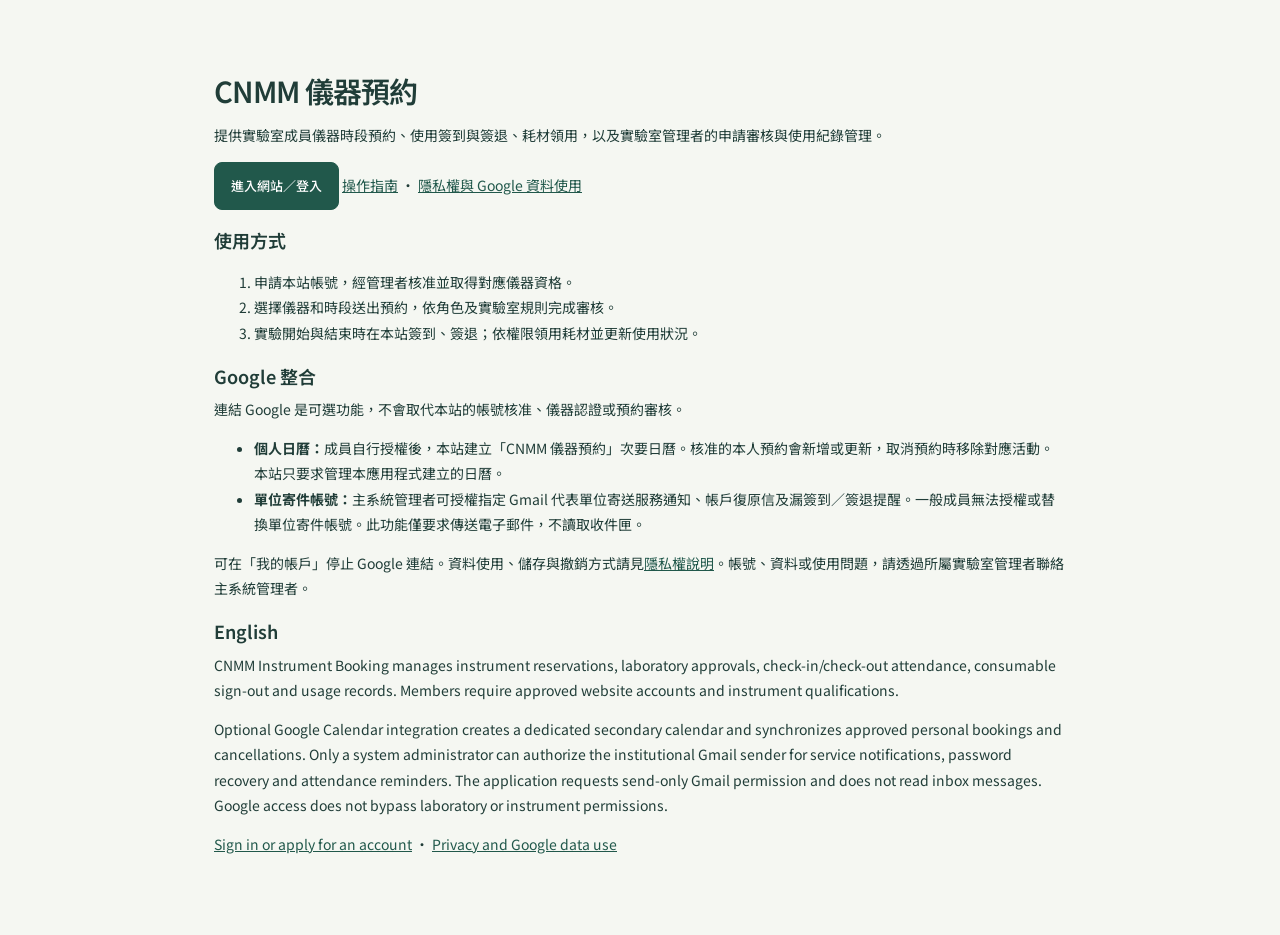
<file: about.html>
<!doctype html>
<html lang="zh-Hant"><head><meta charset="utf-8"><meta name="viewport" content="width=device-width,initial-scale=1"><title>CNMM 儀器預約 · 功能說明</title><link rel="stylesheet" href="styles.css"></head>
<body><main style="max-width:900px;margin:40px auto;padding:24px;line-height:1.8"><h1>CNMM 儀器預約</h1><p>提供實驗室成員儀器時段預約、使用簽到與簽退、耗材領用，以及實驗室管理者的申請審核與使用紀錄管理。</p><p><a class="btn" href="/">進入網站／登入</a> <a href="/guide/">操作指南</a> · <a href="/privacy.html">隱私權與 Google 資料使用</a></p>
<h2>使用方式</h2><ol><li>申請本站帳號，經管理者核准並取得對應儀器資格。</li><li>選擇儀器和時段送出預約，依角色及實驗室規則完成審核。</li><li>實驗開始與結束時在本站簽到、簽退；依權限領用耗材並更新使用狀況。</li></ol>
<h2>Google 整合</h2><p>連結 Google 是可選功能，不會取代本站的帳號核准、儀器認證或預約審核。</p><ul><li><strong>個人日曆：</strong>成員自行授權後，本站建立「CNMM 儀器預約」次要日曆。核准的本人預約會新增或更新，取消預約時移除對應活動。本站只要求管理本應用程式建立的日曆。</li><li><strong>單位寄件帳號：</strong>主系統管理者可授權指定 Gmail 代表單位寄送服務通知、帳戶復原信及漏簽到／簽退提醒。一般成員無法授權或替換單位寄件帳號。此功能僅要求傳送電子郵件，不讀取收件匣。</li></ul><p>可在「我的帳戶」停止 Google 連結。資料使用、儲存與撤銷方式請見<a href="/privacy.html">隱私權說明</a>。帳號、資料或使用問題，請透過所屬實驗室管理者聯絡主系統管理者。</p>
<h2>English</h2><p>CNMM Instrument Booking manages instrument reservations, laboratory approvals, check-in/check-out attendance, consumable sign-out and usage records. Members require approved website accounts and instrument qualifications.</p><p>Optional Google Calendar integration creates a dedicated secondary calendar and synchronizes approved personal bookings and cancellations. Only a system administrator can authorize the institutional Gmail sender for service notifications, password recovery and attendance reminders. The application requests send-only Gmail permission and does not read inbox messages. Google access does not bypass laboratory or instrument permissions.</p><p><a href="/">Sign in or apply for an account</a> · <a href="/privacy.html">Privacy and Google data use</a></p></main></body></html>
</file>
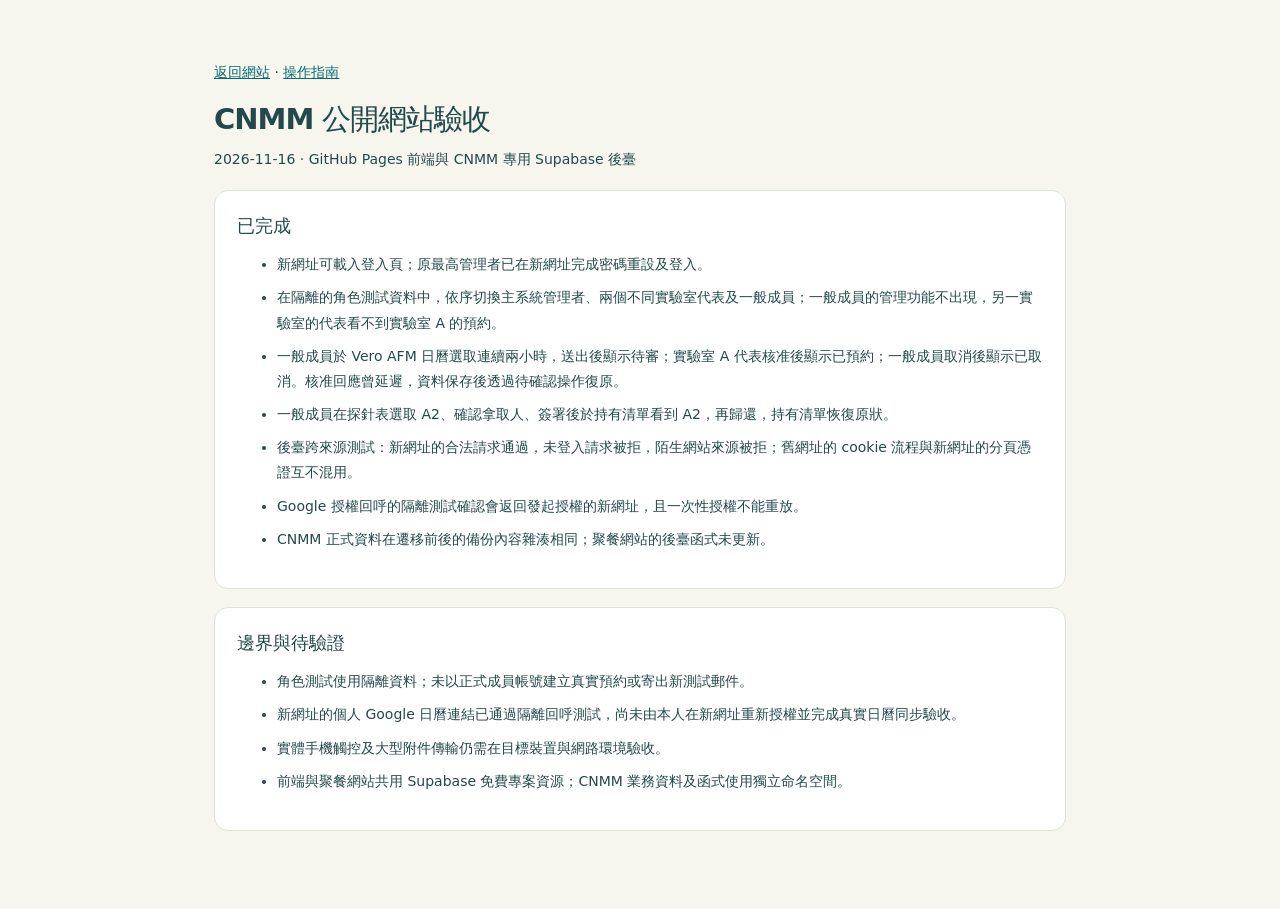
<file: acceptance.html>
<!doctype html>
<html lang="zh-Hant">
<meta charset="utf-8"><meta name="viewport" content="width=device-width,initial-scale=1">
<title>CNMM 公開網站驗收</title><link rel="stylesheet" href="/styles.css">
<style>body{background:#f6f6ef;color:#23494a;font-family:system-ui,'Microsoft JhengHei',sans-serif;line-height:1.8}main{max-width:900px;margin:36px auto;padding:24px}section{background:#fff;border:1px solid #dce5d7;border-radius:14px;padding:22px;margin:18px 0}h1,h2{line-height:1.4}a{color:#086b71}li{margin:8px 0}</style>
<main>
<p><a href="/">返回網站</a> · <a href="/guide/">操作指南</a></p>
<h1>CNMM 公開網站驗收</h1>
<p>2026-11-16 · GitHub Pages 前端與 CNMM 專用 Supabase 後臺</p>
<section><h2>已完成</h2><ul>
<li>新網址可載入登入頁；原最高管理者已在新網址完成密碼重設及登入。</li>
<li>在隔離的角色測試資料中，依序切換主系統管理者、兩個不同實驗室代表及一般成員；一般成員的管理功能不出現，另一實驗室的代表看不到實驗室 A 的預約。</li>
<li>一般成員於 Vero AFM 日曆選取連續兩小時，送出後顯示待審；實驗室 A 代表核准後顯示已預約；一般成員取消後顯示已取消。核准回應曾延遲，資料保存後透過待確認操作復原。</li>
<li>一般成員在探針表選取 A2、確認拿取人、簽署後於持有清單看到 A2，再歸還，持有清單恢復原狀。</li>
<li>後臺跨來源測試：新網址的合法請求通過，未登入請求被拒，陌生網站來源被拒；舊網址的 cookie 流程與新網址的分頁憑證互不混用。</li>
<li>Google 授權回呼的隔離測試確認會返回發起授權的新網址，且一次性授權不能重放。</li>
<li>CNMM 正式資料在遷移前後的備份內容雜湊相同；聚餐網站的後臺函式未更新。</li>
</ul></section>
<section><h2>邊界與待驗證</h2><ul>
<li>角色測試使用隔離資料；未以正式成員帳號建立真實預約或寄出新測試郵件。</li>
<li>新網址的個人 Google 日曆連結已通過隔離回呼測試，尚未由本人在新網址重新授權並完成真實日曆同步驗收。</li>
<li>實體手機觸控及大型附件傳輸仍需在目標裝置與網路環境驗收。</li>
<li>前端與聚餐網站共用 Supabase 免費專案資源；CNMM 業務資料及函式使用獨立命名空間。</li>
</ul></section>
</main></html>
</file>
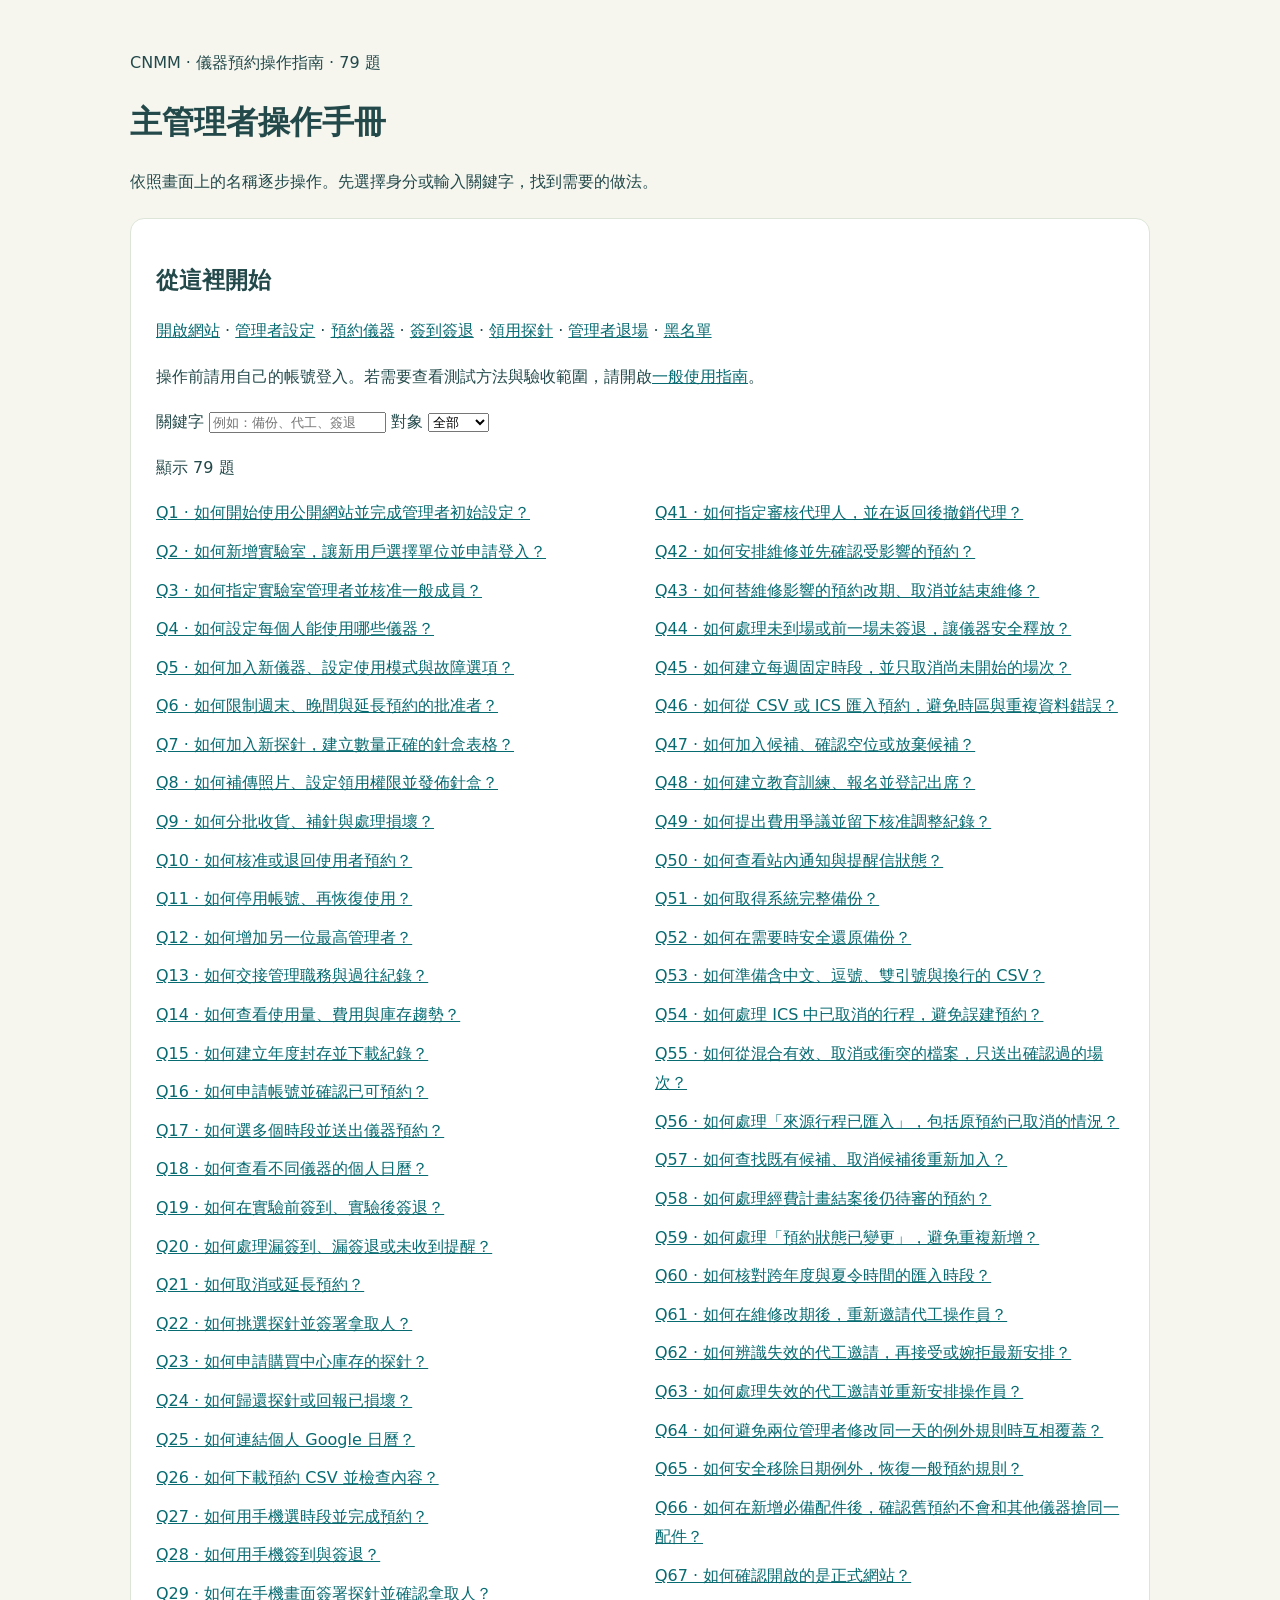
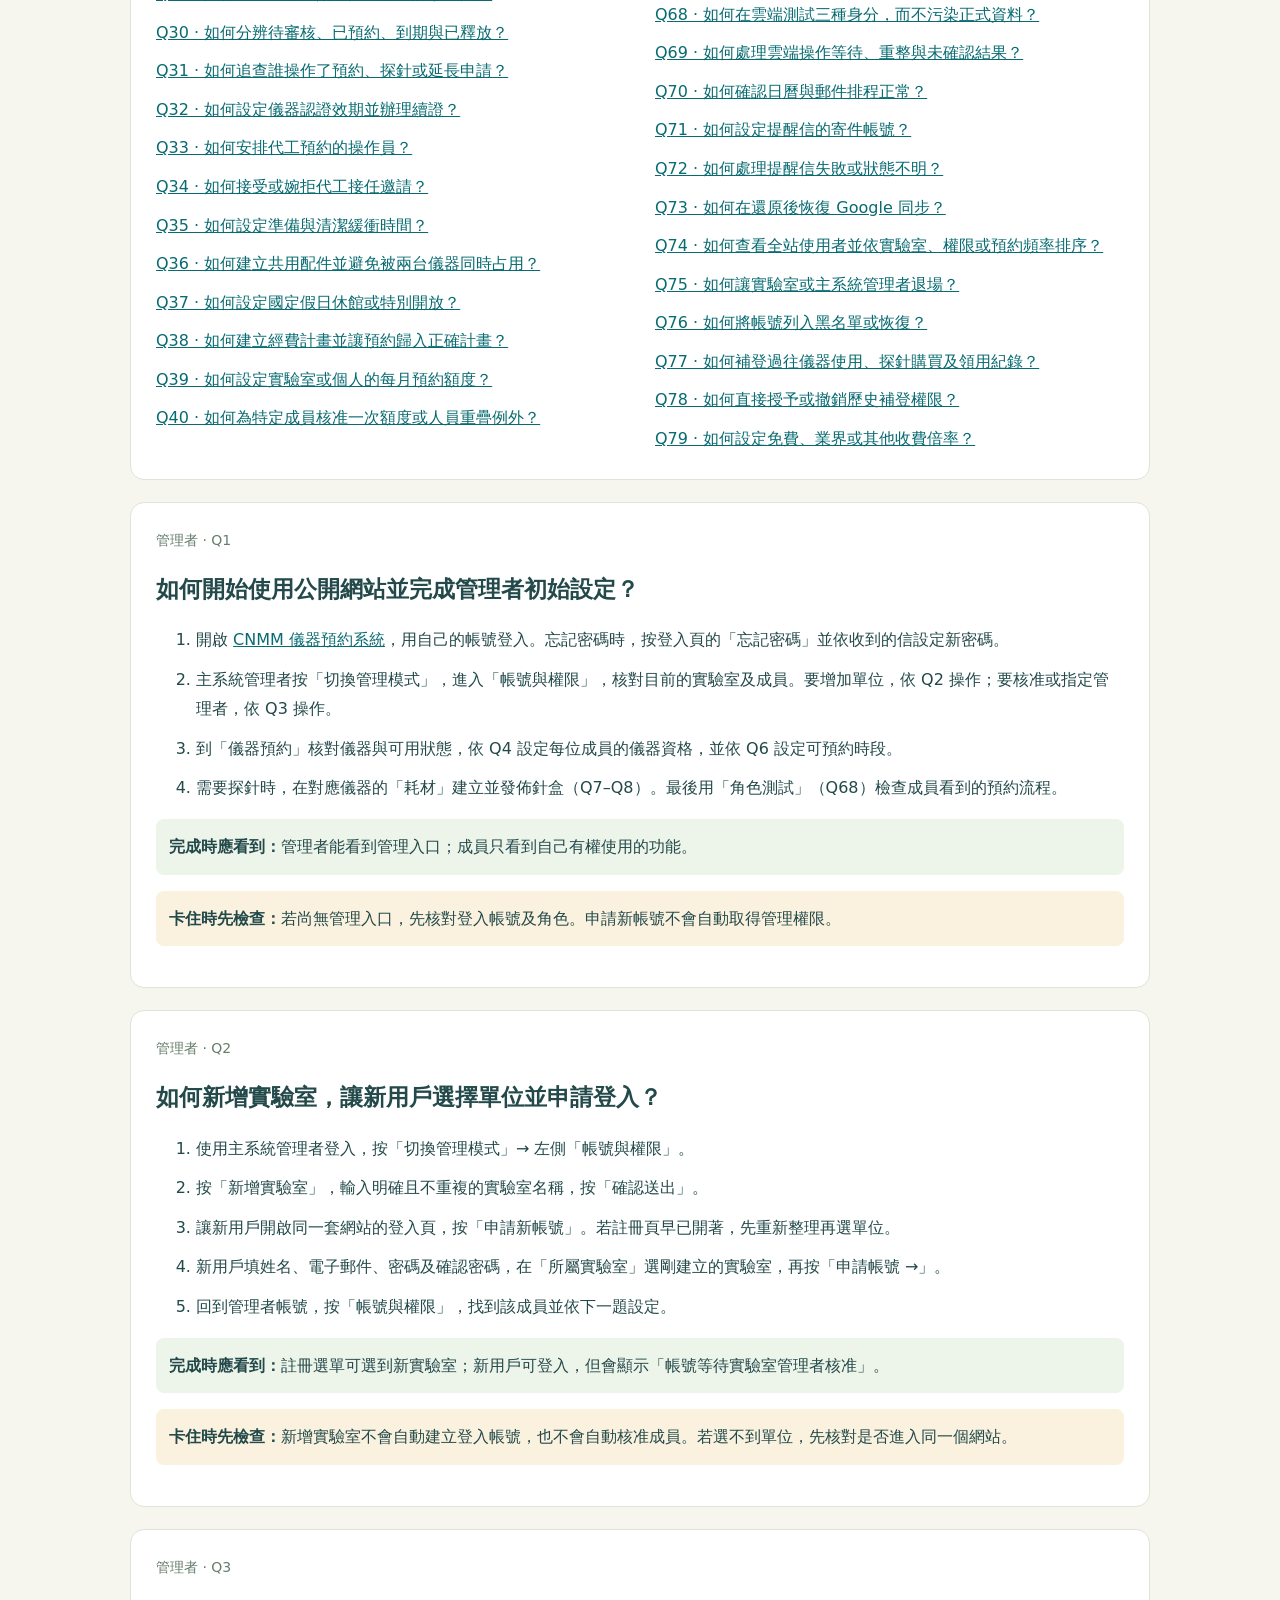
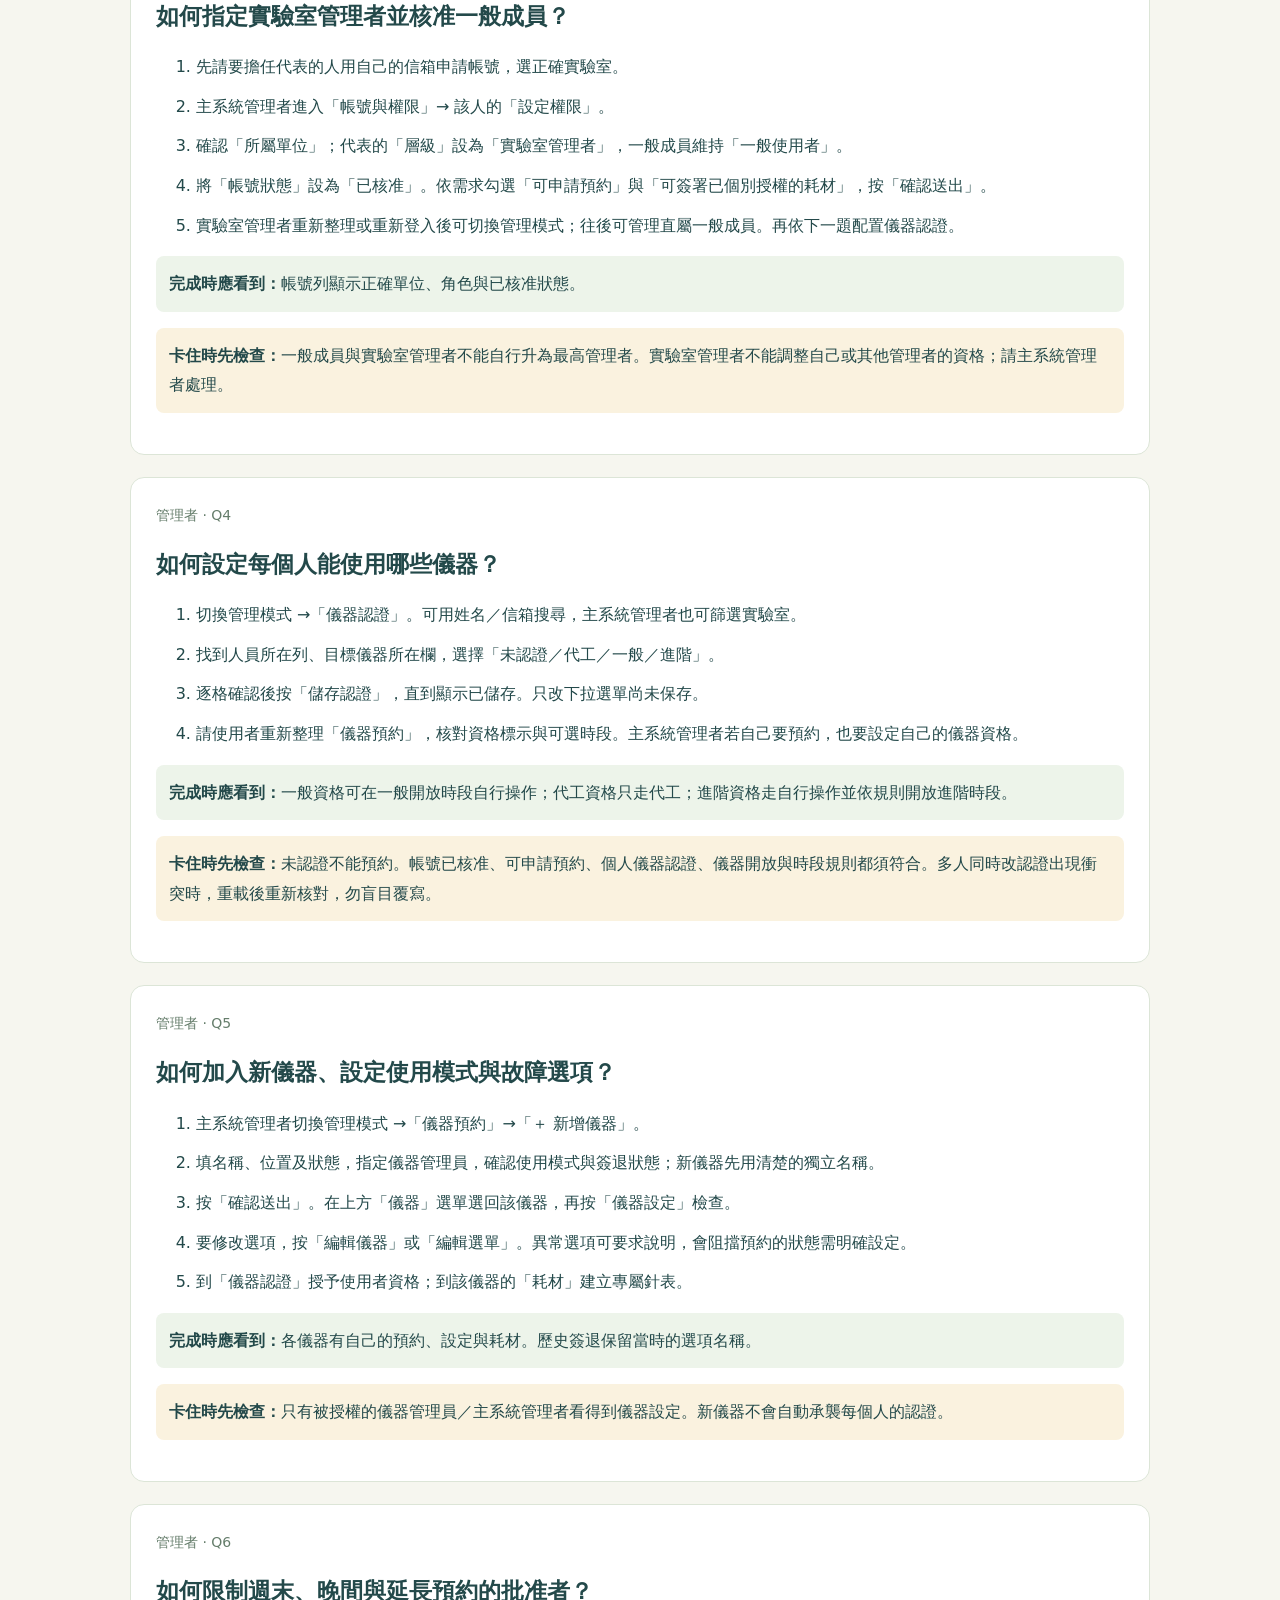
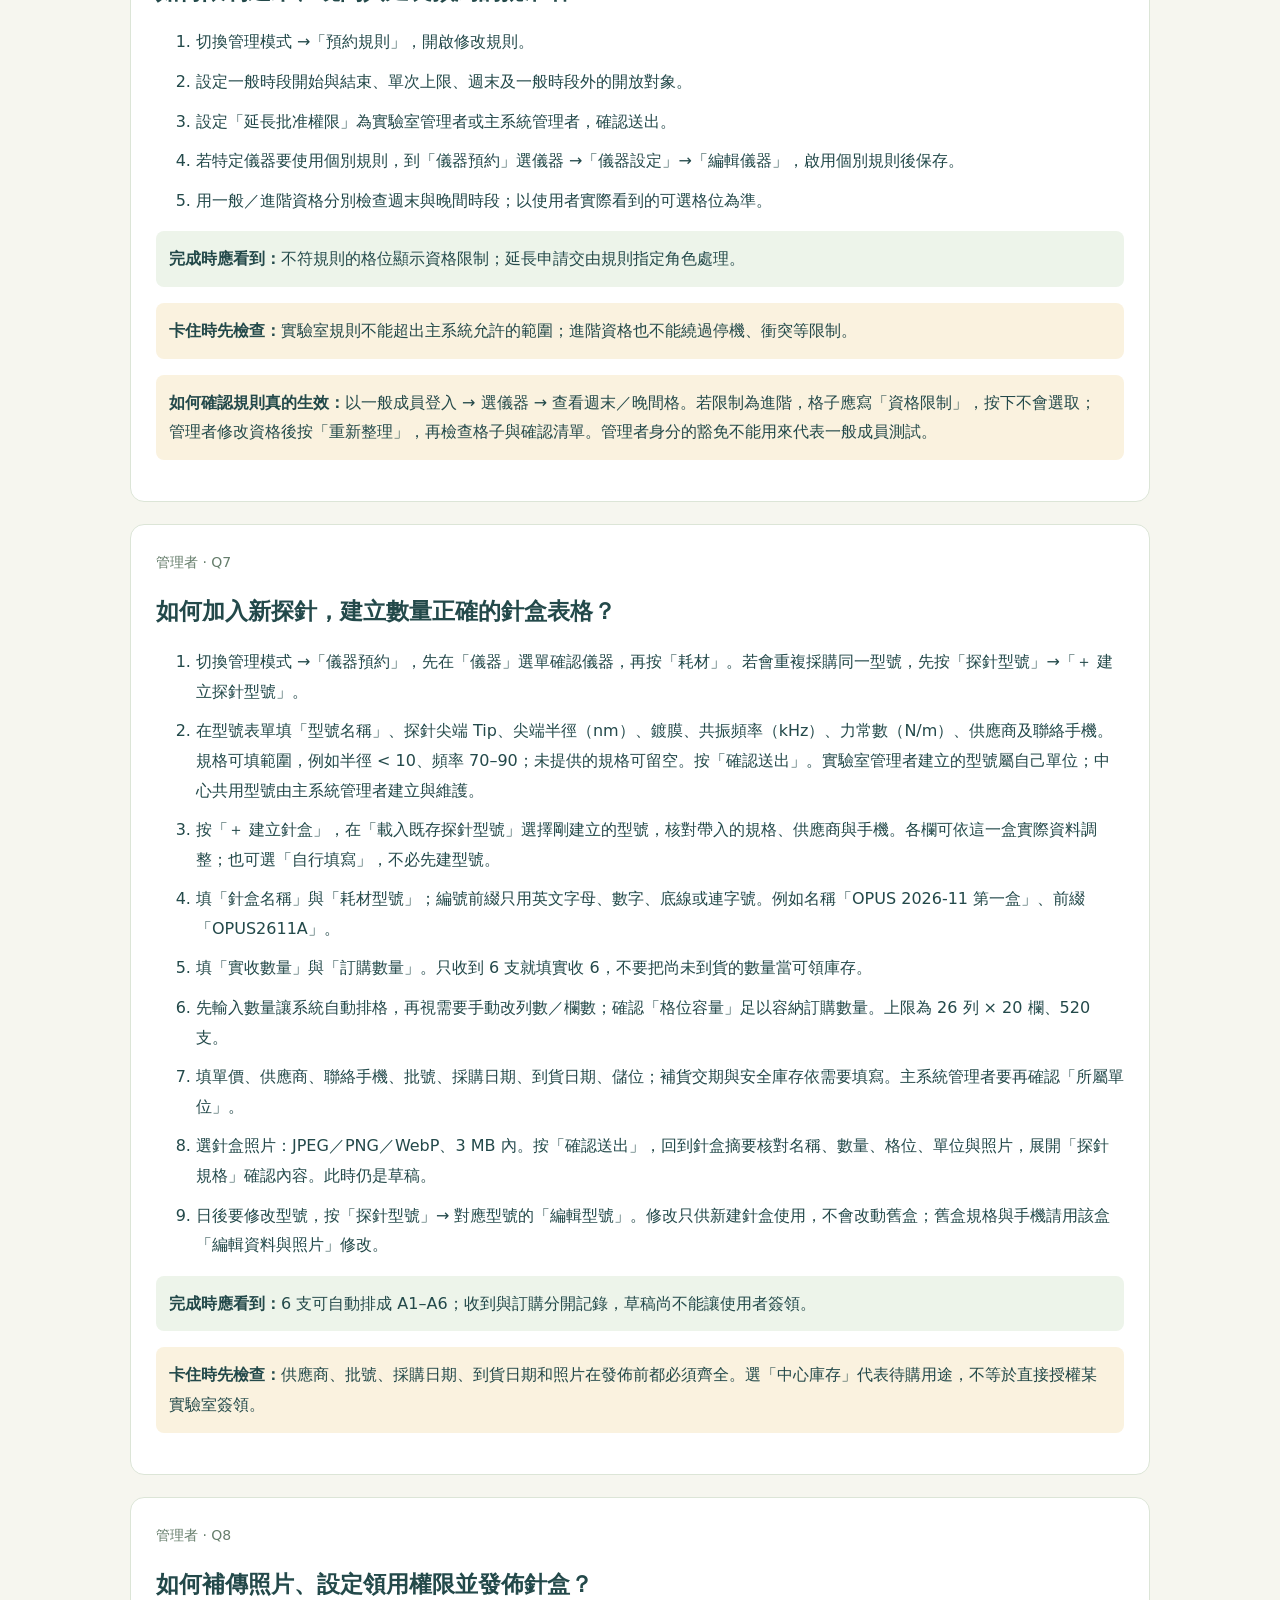
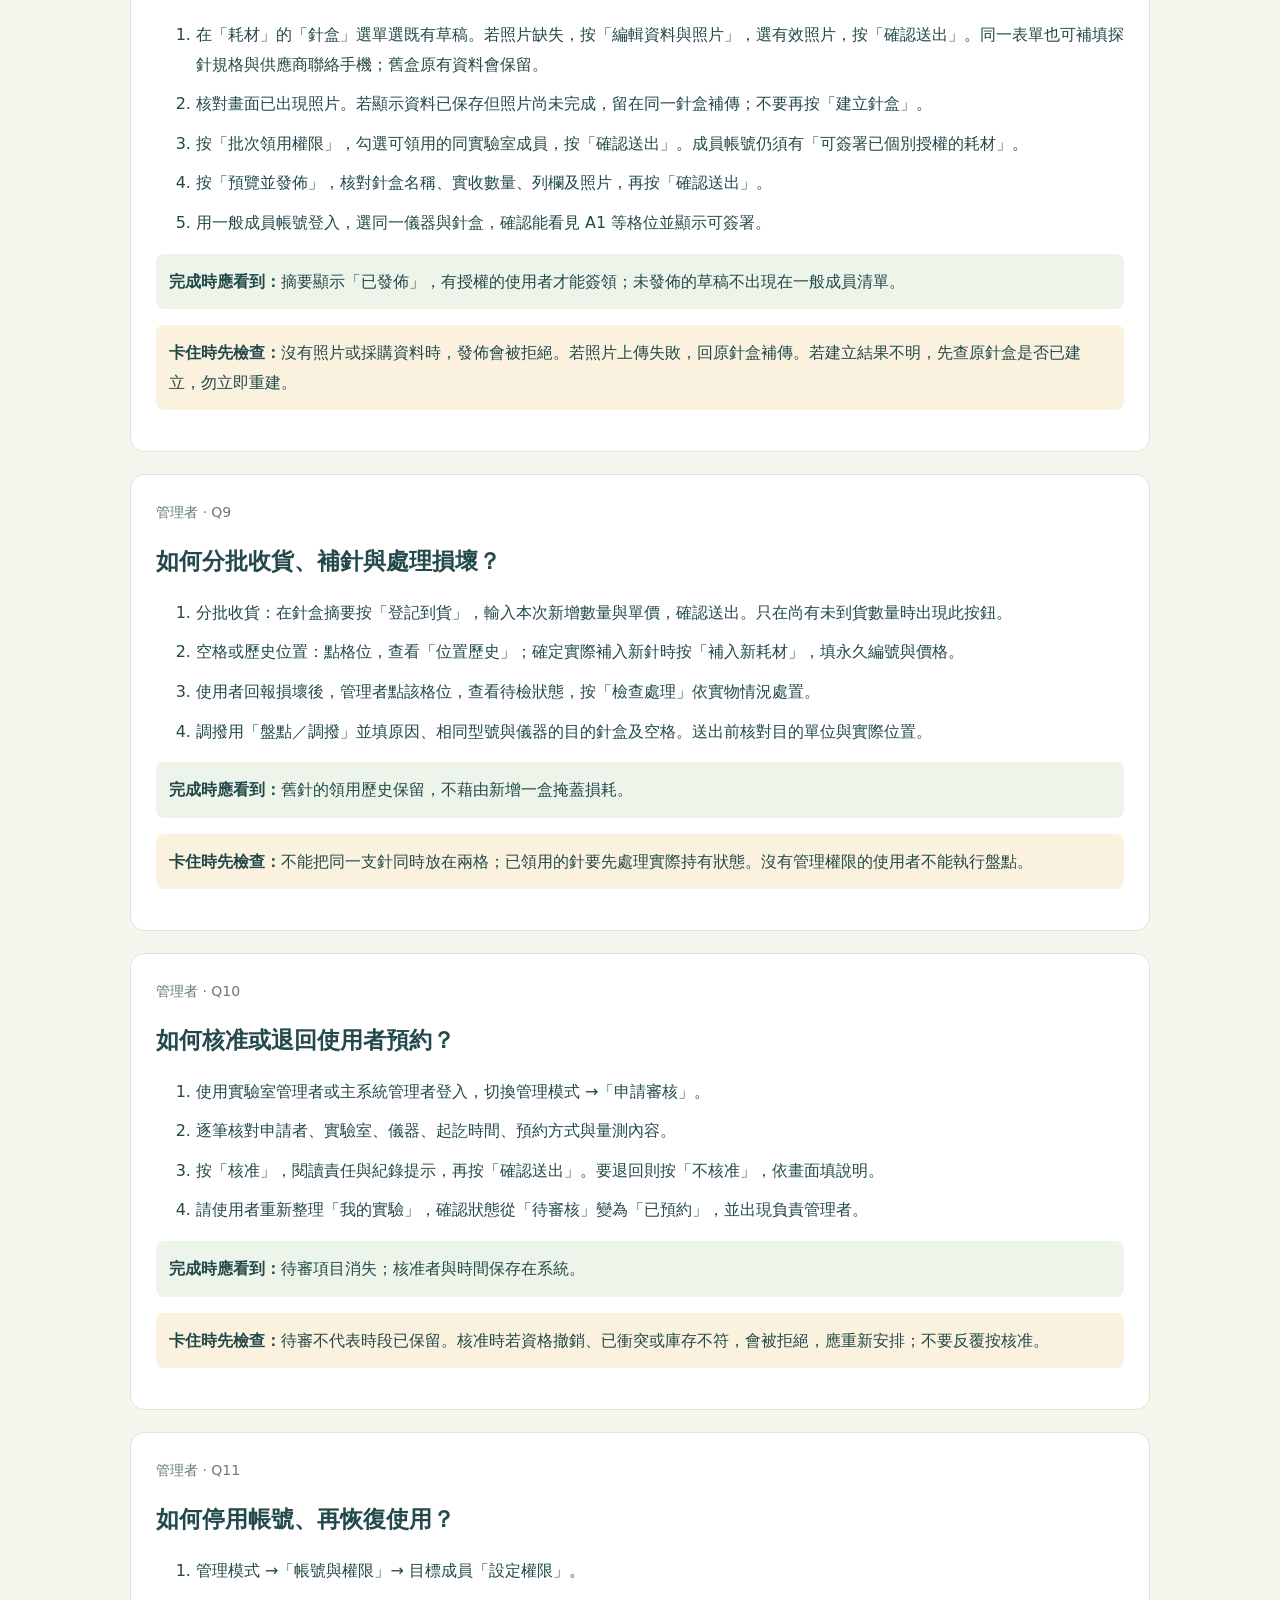
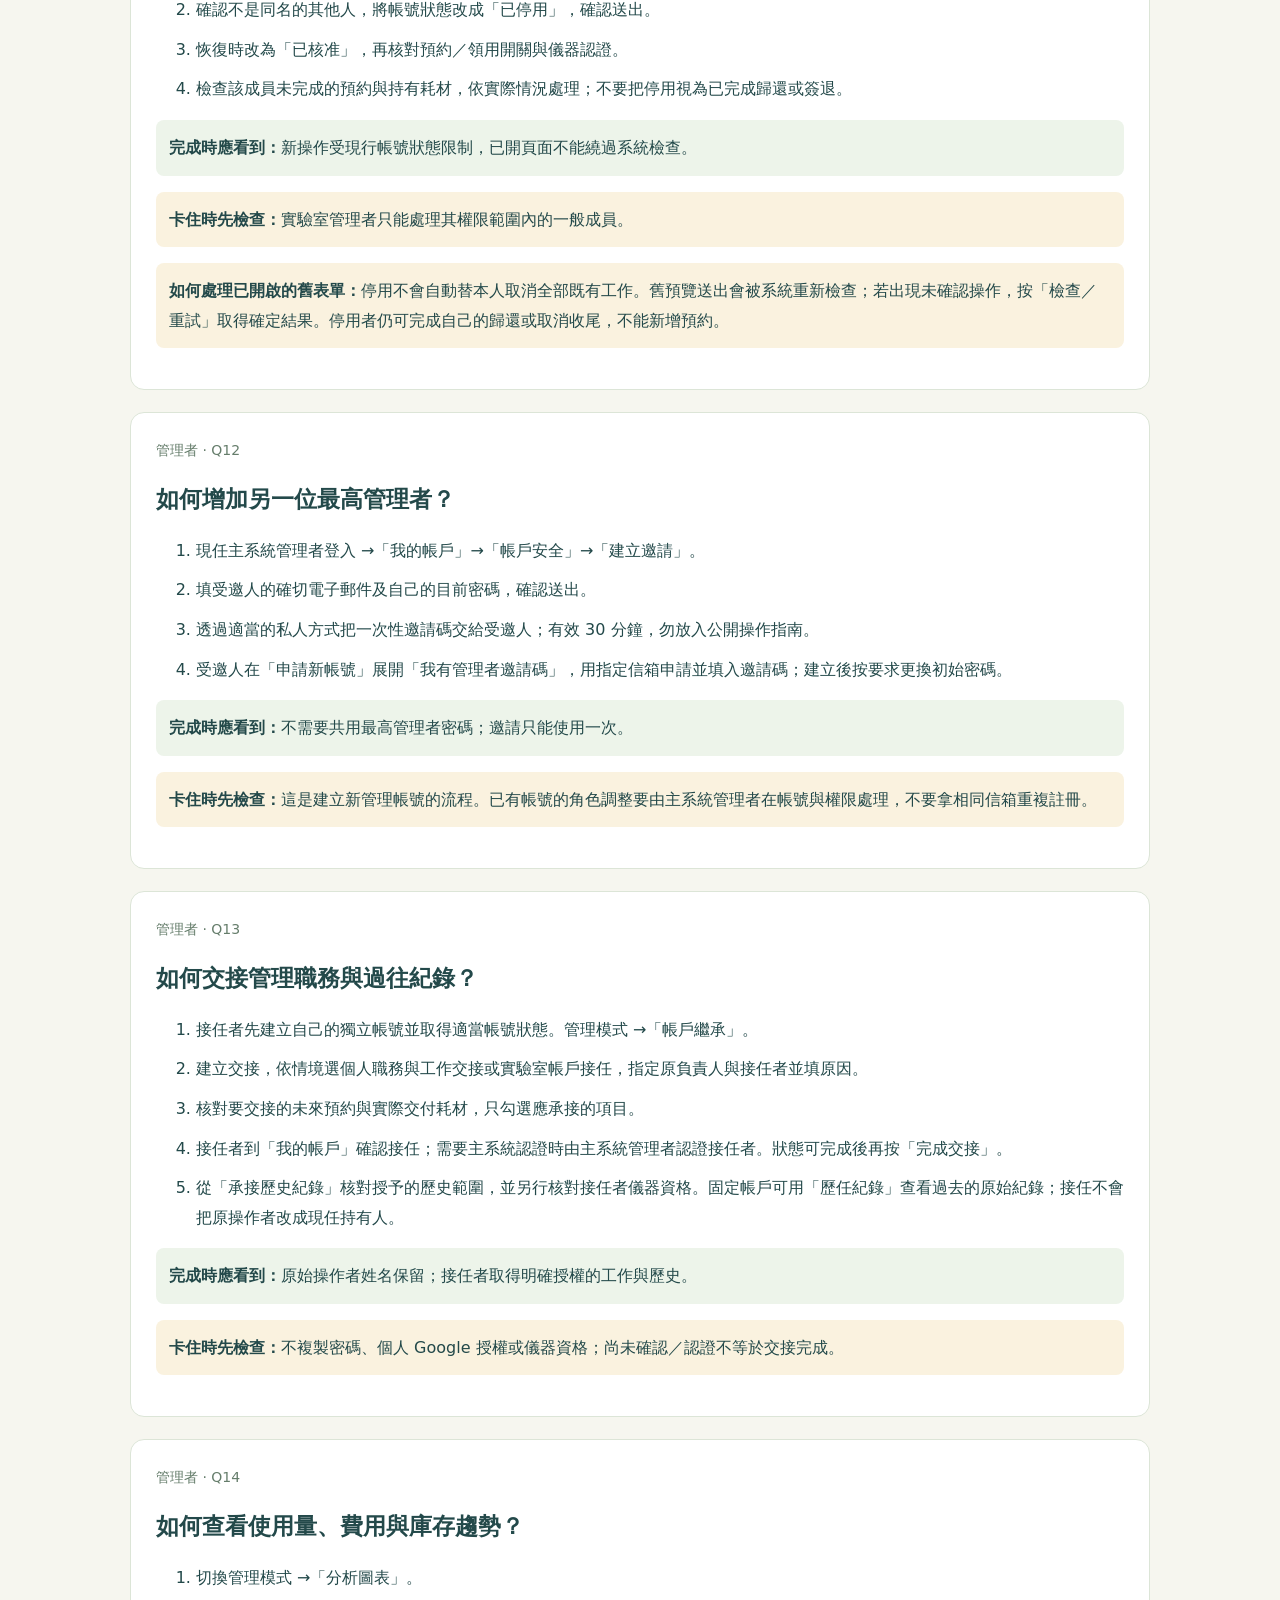
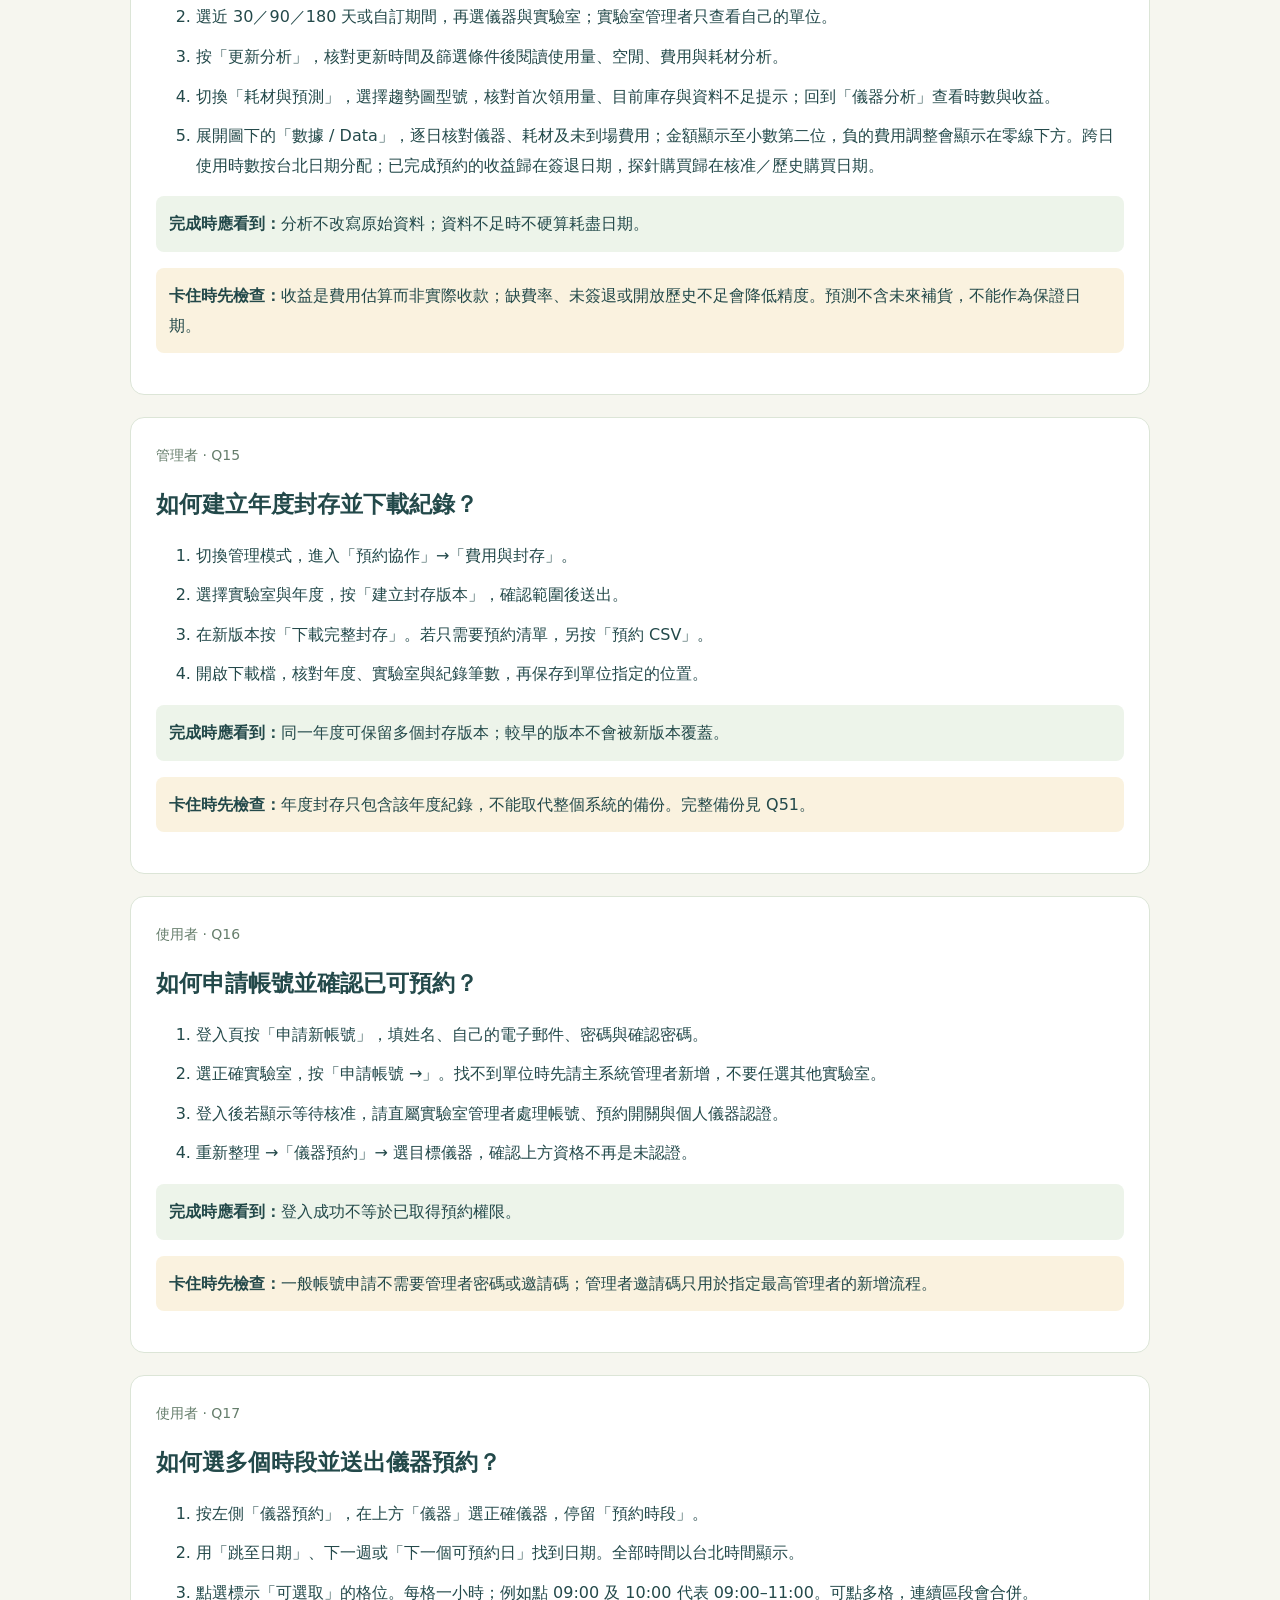
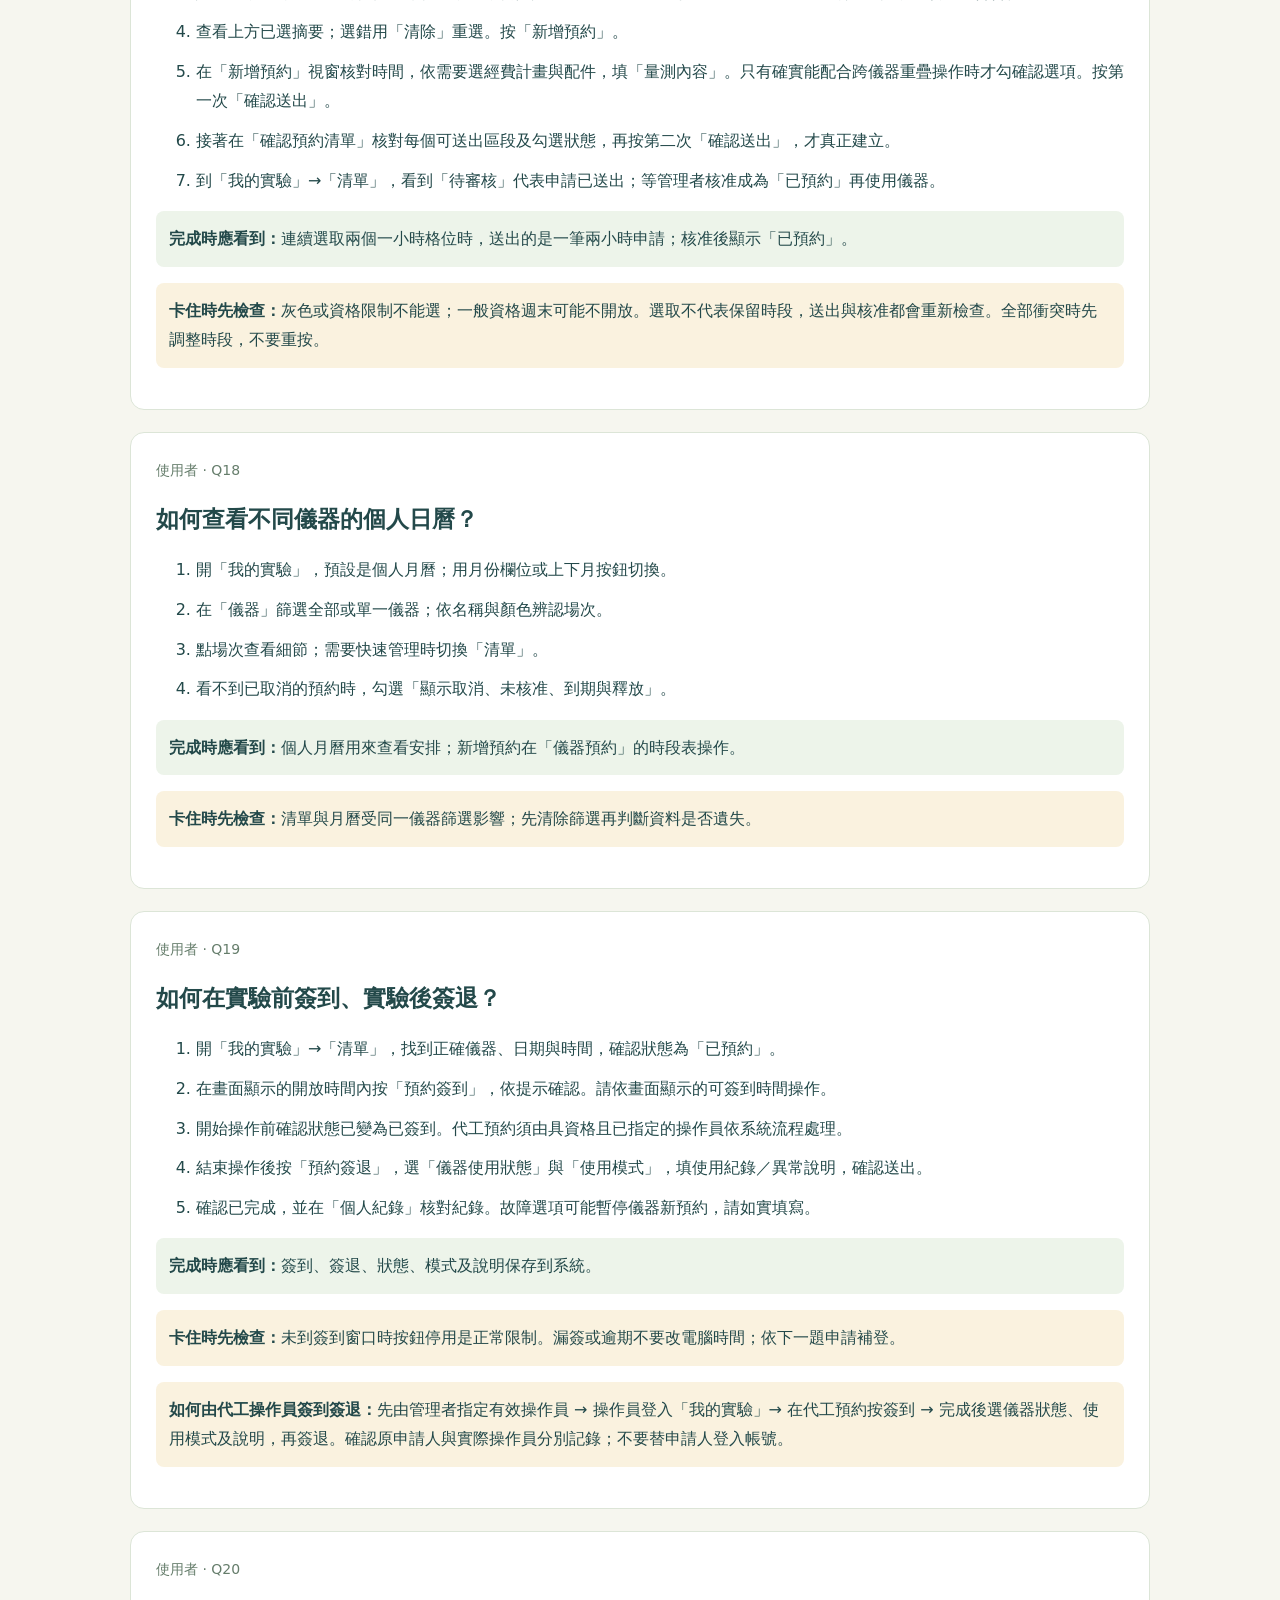
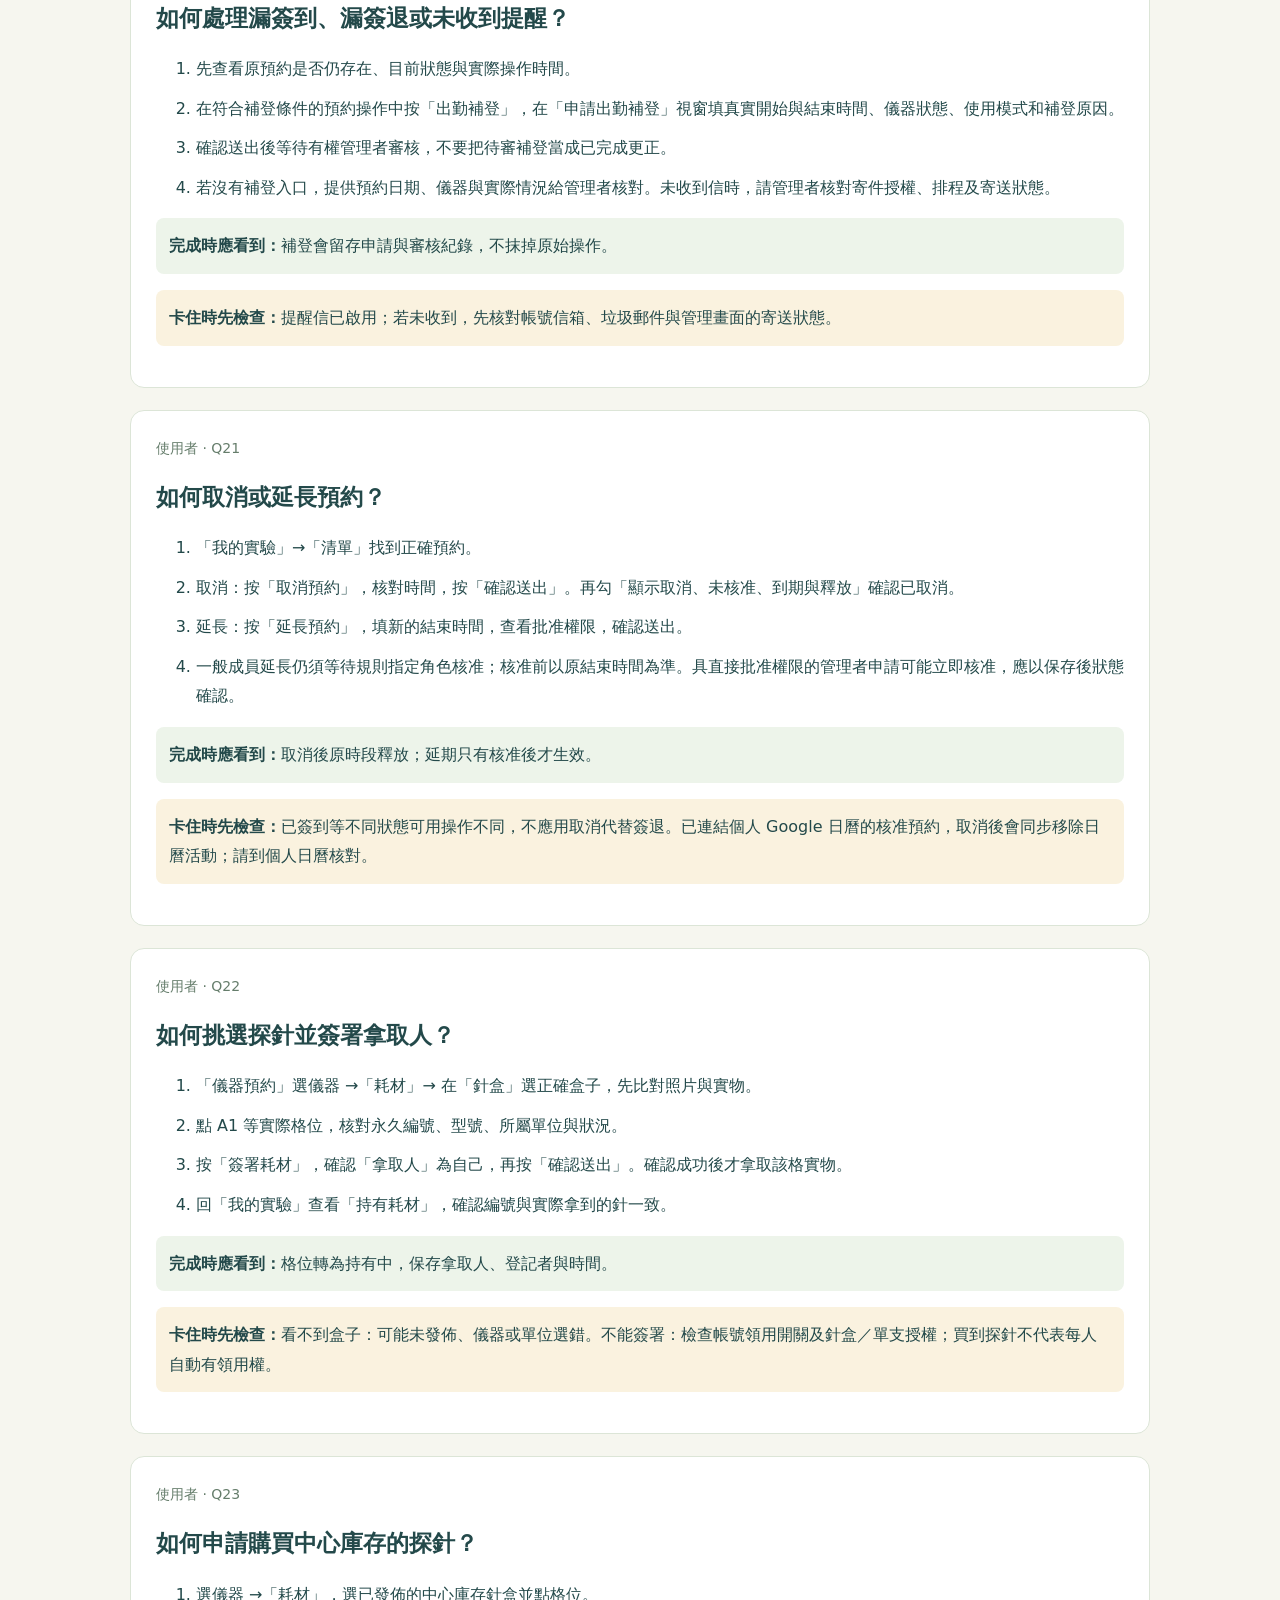
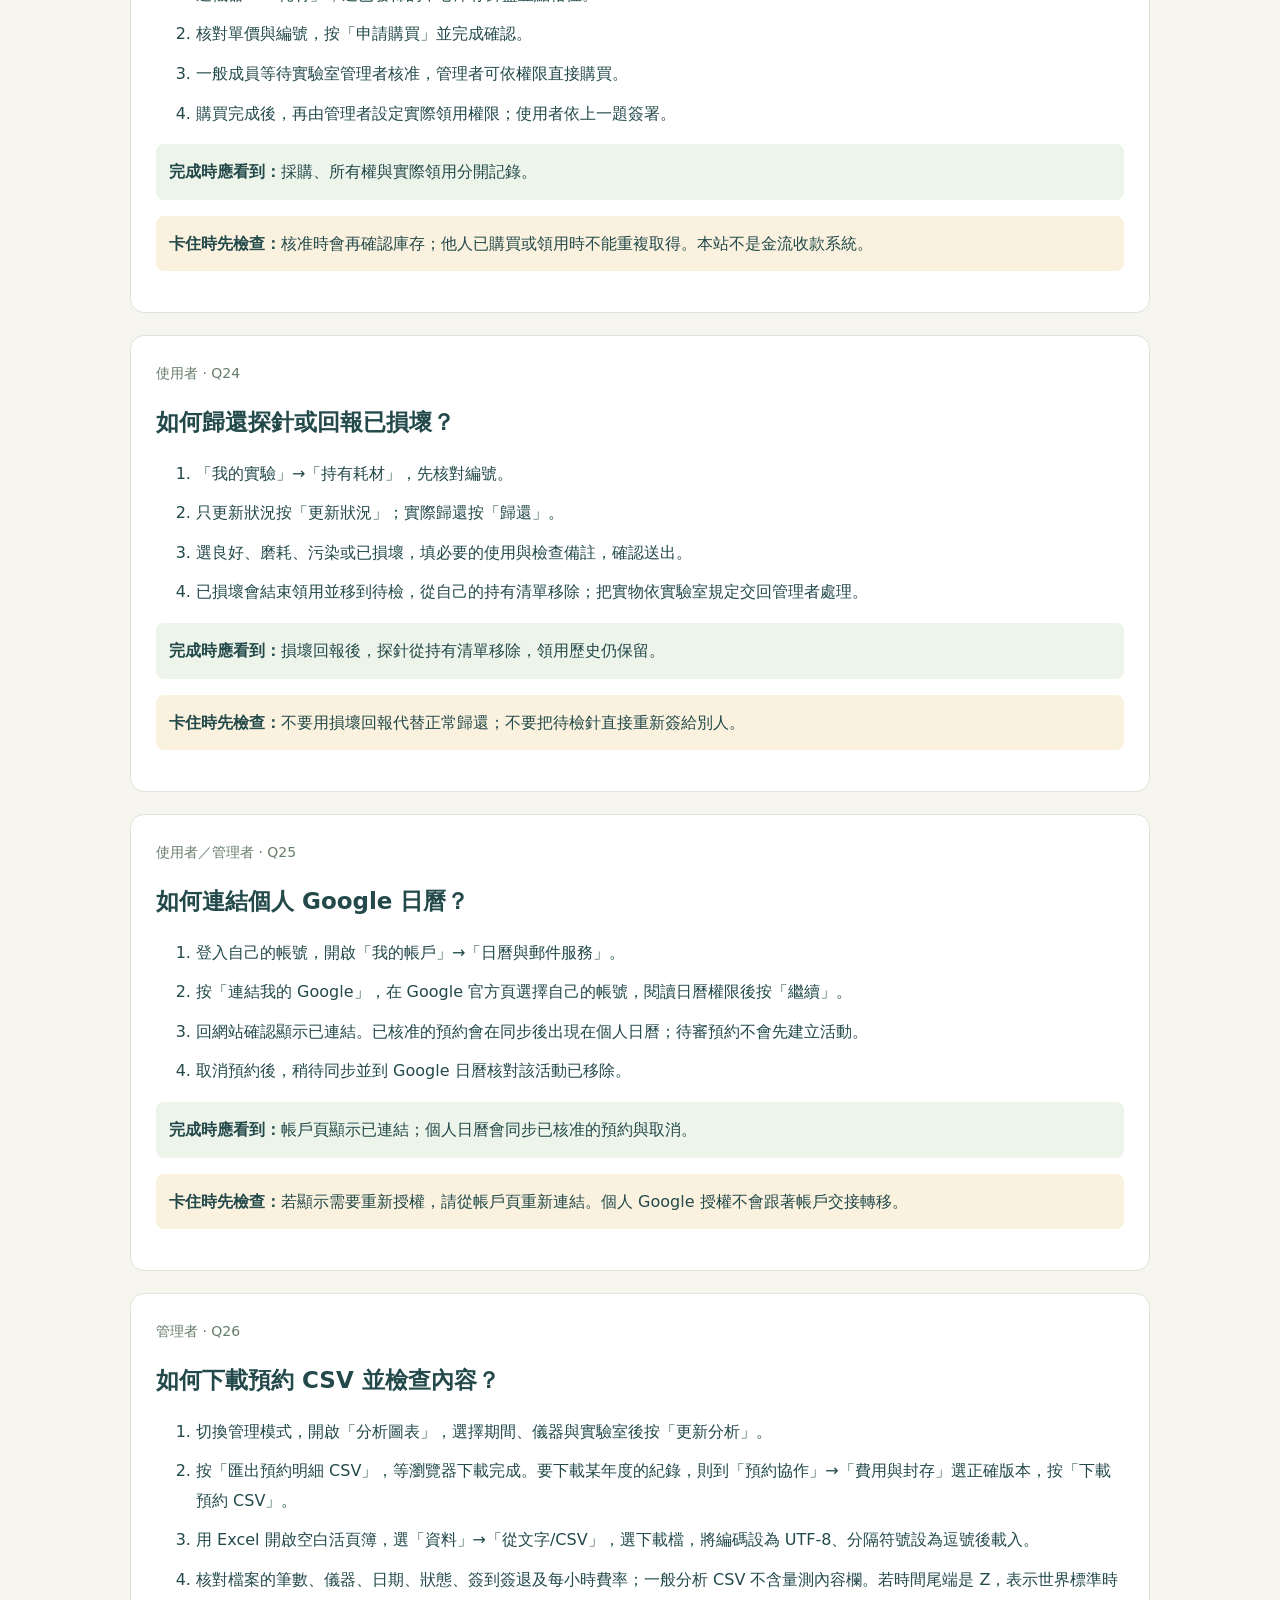
<file: admin-handbook.html>
<!doctype html><html lang="zh-Hant"><meta charset="utf-8"><meta name="viewport" content="width=device-width,initial-scale=1"><meta name="robots" content="noindex,nofollow"><title>CNMM 操作指南 v6.2.0</title><style>body{font-family:system-ui,'Microsoft JhengHei',sans-serif;background:#f6f6ef;color:#23494a;max-width:1020px;margin:auto;padding:32px;line-height:1.85}h1,h2{line-height:1.45}h1{font-size:32px}h2{font-size:23px}a{color:#086b71}section,.panel{background:white;border:1px solid #dce5d7;border-radius:14px;padding:25px;margin:22px 0}li{margin:10px 0}nav{columns:2;column-gap:30px}nav a{display:block;break-inside:avoid;margin-bottom:9px}.role,.evidence{font-size:14px;color:#657d6b}.note{background:#faf2df;padding:13px;border-radius:8px}.success{background:#edf4ea;padding:13px;border-radius:8px}table{border-collapse:collapse;width:100%}td,th{border-bottom:1px solid #ddd;text-align:left;padding:12px;vertical-align:top}img{max-width:100%;border:1px solid #dce5d7;border-radius:12px}button{padding:8px 15px}[hidden]{display:none!important} @media(max-width:700px){body{padding:15px}section{padding:18px}nav{columns:1}}@media print{button{display:none}body{background:white;padding:0}section{break-inside:avoid}a{color:inherit}}</style><body><main><header><p>CNMM · 儀器預約操作指南 · 79 題</p><h1>主管理者操作手冊</h1><p>依照畫面上的名稱逐步操作。先選擇身分或輸入關鍵字，找到需要的做法。</p></header><div class="panel"><h2>從這裡開始</h2><p><a href="https://mind-instruments.github.io/">開啟網站</a> · <a href="#q1">管理者設定</a> · <a href="#q17">預約儀器</a> · <a href="#q19">簽到簽退</a> · <a href="#q22">領用探針</a> · <a href="#q75">管理者退場</a> · <a href="#q76">黑名單</a></p><p>操作前請用自己的帳號登入。若需要查看測試方法與驗收範圍，請開啟<a href="/guide/">一般使用指南</a>。</p><label>關鍵字 <input id="guide-search" type="search" placeholder="例如：備份、代工、簽退"></label> <label>對象 <select id="guide-role"><option value="">全部</option><option>管理者</option><option>使用者</option><option>維運</option></select></label><p id="guide-count" role="status">顯示 79 題</p><nav><a href="#q1">Q1 · 如何開始使用公開網站並完成管理者初始設定？</a><a href="#q2">Q2 · 如何新增實驗室，讓新用戶選擇單位並申請登入？</a><a href="#q3">Q3 · 如何指定實驗室管理者並核准一般成員？</a><a href="#q4">Q4 · 如何設定每個人能使用哪些儀器？</a><a href="#q5">Q5 · 如何加入新儀器、設定使用模式與故障選項？</a><a href="#q6">Q6 · 如何限制週末、晚間與延長預約的批准者？</a><a href="#q7">Q7 · 如何加入新探針，建立數量正確的針盒表格？</a><a href="#q8">Q8 · 如何補傳照片、設定領用權限並發佈針盒？</a><a href="#q9">Q9 · 如何分批收貨、補針與處理損壞？</a><a href="#q10">Q10 · 如何核准或退回使用者預約？</a><a href="#q11">Q11 · 如何停用帳號、再恢復使用？</a><a href="#q12">Q12 · 如何增加另一位最高管理者？</a><a href="#q13">Q13 · 如何交接管理職務與過往紀錄？</a><a href="#q14">Q14 · 如何查看使用量、費用與庫存趨勢？</a><a href="#q15">Q15 · 如何建立年度封存並下載紀錄？</a><a href="#q16">Q16 · 如何申請帳號並確認已可預約？</a><a href="#q17">Q17 · 如何選多個時段並送出儀器預約？</a><a href="#q18">Q18 · 如何查看不同儀器的個人日曆？</a><a href="#q19">Q19 · 如何在實驗前簽到、實驗後簽退？</a><a href="#q20">Q20 · 如何處理漏簽到、漏簽退或未收到提醒？</a><a href="#q21">Q21 · 如何取消或延長預約？</a><a href="#q22">Q22 · 如何挑選探針並簽署拿取人？</a><a href="#q23">Q23 · 如何申請購買中心庫存的探針？</a><a href="#q24">Q24 · 如何歸還探針或回報已損壞？</a><a href="#q25">Q25 · 如何連結個人 Google 日曆？</a><a href="#q26">Q26 · 如何下載預約 CSV 並檢查內容？</a><a href="#q27">Q27 · 如何用手機選時段並完成預約？</a><a href="#q28">Q28 · 如何用手機簽到與簽退？</a><a href="#q29">Q29 · 如何在手機畫面簽署探針並確認拿取人？</a><a href="#q30">Q30 · 如何分辨待審核、已預約、到期與已釋放？</a><a href="#q31">Q31 · 如何追查誰操作了預約、探針或延長申請？</a><a href="#q32">Q32 · 如何設定儀器認證效期並辦理續證？</a><a href="#q33">Q33 · 如何安排代工預約的操作員？</a><a href="#q34">Q34 · 如何接受或婉拒代工接任邀請？</a><a href="#q35">Q35 · 如何設定準備與清潔緩衝時間？</a><a href="#q36">Q36 · 如何建立共用配件並避免被兩台儀器同時占用？</a><a href="#q37">Q37 · 如何設定國定假日休館或特別開放？</a><a href="#q38">Q38 · 如何建立經費計畫並讓預約歸入正確計畫？</a><a href="#q39">Q39 · 如何設定實驗室或個人的每月預約額度？</a><a href="#q40">Q40 · 如何為特定成員核准一次額度或人員重疊例外？</a><a href="#q41">Q41 · 如何指定審核代理人，並在返回後撤銷代理？</a><a href="#q42">Q42 · 如何安排維修並先確認受影響的預約？</a><a href="#q43">Q43 · 如何替維修影響的預約改期、取消並結束維修？</a><a href="#q44">Q44 · 如何處理未到場或前一場未簽退，讓儀器安全釋放？</a><a href="#q45">Q45 · 如何建立每週固定時段，並只取消尚未開始的場次？</a><a href="#q46">Q46 · 如何從 CSV 或 ICS 匯入預約，避免時區與重複資料錯誤？</a><a href="#q47">Q47 · 如何加入候補、確認空位或放棄候補？</a><a href="#q48">Q48 · 如何建立教育訓練、報名並登記出席？</a><a href="#q49">Q49 · 如何提出費用爭議並留下核准調整紀錄？</a><a href="#q50">Q50 · 如何查看站內通知與提醒信狀態？</a><a href="#q51">Q51 · 如何取得系統完整備份？</a><a href="#q52">Q52 · 如何在需要時安全還原備份？</a><a href="#q53">Q53 · 如何準備含中文、逗號、雙引號與換行的 CSV？</a><a href="#q54">Q54 · 如何處理 ICS 中已取消的行程，避免誤建預約？</a><a href="#q55">Q55 · 如何從混合有效、取消或衝突的檔案，只送出確認過的場次？</a><a href="#q56">Q56 · 如何處理「來源行程已匯入」，包括原預約已取消的情況？</a><a href="#q57">Q57 · 如何查找既有候補、取消候補後重新加入？</a><a href="#q58">Q58 · 如何處理經費計畫結案後仍待審的預約？</a><a href="#q59">Q59 · 如何處理「預約狀態已變更」，避免重複新增？</a><a href="#q60">Q60 · 如何核對跨年度與夏令時間的匯入時段？</a><a href="#q61">Q61 · 如何在維修改期後，重新邀請代工操作員？</a><a href="#q62">Q62 · 如何辨識失效的代工邀請，再接受或婉拒最新安排？</a><a href="#q63">Q63 · 如何處理失效的代工邀請並重新安排操作員？</a><a href="#q64">Q64 · 如何避免兩位管理者修改同一天的例外規則時互相覆蓋？</a><a href="#q65">Q65 · 如何安全移除日期例外，恢復一般預約規則？</a><a href="#q66">Q66 · 如何在新增必備配件後，確認舊預約不會和其他儀器搶同一配件？</a><a href="#q67">Q67 · 如何確認開啟的是正式網站？</a><a href="#q68">Q68 · 如何在雲端測試三種身分，而不污染正式資料？</a><a href="#q69">Q69 · 如何處理雲端操作等待、重整與未確認結果？</a><a href="#q70">Q70 · 如何確認日曆與郵件排程正常？</a><a href="#q71">Q71 · 如何設定提醒信的寄件帳號？</a><a href="#q72">Q72 · 如何處理提醒信失敗或狀態不明？</a><a href="#q73">Q73 · 如何在還原後恢復 Google 同步？</a><a href="#q74">Q74 · 如何查看全站使用者並依實驗室、權限或預約頻率排序？</a><a href="#q75">Q75 · 如何讓實驗室或主系統管理者退場？</a><a href="#q76">Q76 · 如何將帳號列入黑名單或恢復？</a><a href="#q77">Q77 · 如何補登過往儀器使用、探針購買及領用紀錄？</a><a href="#q78">Q78 · 如何直接授予或撤銷歷史補登權限？</a><a href="#q79">Q79 · 如何設定免費、業界或其他收費倍率？</a></nav></div><section id="q1"><div class="role">管理者 · Q1</div><h2>如何開始使用公開網站並完成管理者初始設定？</h2><ol><li>開啟 <a href="https://mind-instruments.github.io/">CNMM 儀器預約系統</a>，用自己的帳號登入。忘記密碼時，按登入頁的「忘記密碼」並依收到的信設定新密碼。</li><li>主系統管理者按「切換管理模式」，進入「帳號與權限」，核對目前的實驗室及成員。要增加單位，依 Q2 操作；要核准或指定管理者，依 Q3 操作。</li><li>到「儀器預約」核對儀器與可用狀態，依 Q4 設定每位成員的儀器資格，並依 Q6 設定可預約時段。</li><li>需要探針時，在對應儀器的「耗材」建立並發佈針盒（Q7–Q8）。最後用「角色測試」（Q68）檢查成員看到的預約流程。</li></ol><p class="success"><b>完成時應看到：</b>管理者能看到管理入口；成員只看到自己有權使用的功能。</p><p class="note"><b>卡住時先檢查：</b>若尚無管理入口，先核對登入帳號及角色。申請新帳號不會自動取得管理權限。</p></section><section id="q2"><div class="role">管理者 · Q2</div><h2>如何新增實驗室，讓新用戶選擇單位並申請登入？</h2><ol><li>使用主系統管理者登入，按「切換管理模式」→ 左側「帳號與權限」。</li><li>按「新增實驗室」，輸入明確且不重複的實驗室名稱，按「確認送出」。</li><li>讓新用戶開啟同一套網站的登入頁，按「申請新帳號」。若註冊頁早已開著，先重新整理再選單位。</li><li>新用戶填姓名、電子郵件、密碼及確認密碼，在「所屬實驗室」選剛建立的實驗室，再按「申請帳號 →」。</li><li>回到管理者帳號，按「帳號與權限」，找到該成員並依下一題設定。</li></ol><p class="success"><b>完成時應看到：</b>註冊選單可選到新實驗室；新用戶可登入，但會顯示「帳號等待實驗室管理者核准」。</p><p class="note"><b>卡住時先檢查：</b>新增實驗室不會自動建立登入帳號，也不會自動核准成員。若選不到單位，先核對是否進入同一個網站。</p></section><section id="q3"><div class="role">管理者 · Q3</div><h2>如何指定實驗室管理者並核准一般成員？</h2><ol><li>先請要擔任代表的人用自己的信箱申請帳號，選正確實驗室。</li><li>主系統管理者進入「帳號與權限」→ 該人的「設定權限」。</li><li>確認「所屬單位」；代表的「層級」設為「實驗室管理者」，一般成員維持「一般使用者」。</li><li>將「帳號狀態」設為「已核准」。依需求勾選「可申請預約」與「可簽署已個別授權的耗材」，按「確認送出」。</li><li>實驗室管理者重新整理或重新登入後可切換管理模式；往後可管理直屬一般成員。再依下一題配置儀器認證。</li></ol><p class="success"><b>完成時應看到：</b>帳號列顯示正確單位、角色與已核准狀態。</p><p class="note"><b>卡住時先檢查：</b>一般成員與實驗室管理者不能自行升為最高管理者。實驗室管理者不能調整自己或其他管理者的資格；請主系統管理者處理。</p></section><section id="q4"><div class="role">管理者 · Q4</div><h2>如何設定每個人能使用哪些儀器？</h2><ol><li>切換管理模式 →「儀器認證」。可用姓名／信箱搜尋，主系統管理者也可篩選實驗室。</li><li>找到人員所在列、目標儀器所在欄，選擇「未認證／代工／一般／進階」。</li><li>逐格確認後按「儲存認證」，直到顯示已儲存。只改下拉選單尚未保存。</li><li>請使用者重新整理「儀器預約」，核對資格標示與可選時段。主系統管理者若自己要預約，也要設定自己的儀器資格。</li></ol><p class="success"><b>完成時應看到：</b>一般資格可在一般開放時段自行操作；代工資格只走代工；進階資格走自行操作並依規則開放進階時段。</p><p class="note"><b>卡住時先檢查：</b>未認證不能預約。帳號已核准、可申請預約、個人儀器認證、儀器開放與時段規則都須符合。多人同時改認證出現衝突時，重載後重新核對，勿盲目覆寫。</p></section><section id="q5"><div class="role">管理者 · Q5</div><h2>如何加入新儀器、設定使用模式與故障選項？</h2><ol><li>主系統管理者切換管理模式 →「儀器預約」→「＋ 新增儀器」。</li><li>填名稱、位置及狀態，指定儀器管理員，確認使用模式與簽退狀態；新儀器先用清楚的獨立名稱。</li><li>按「確認送出」。在上方「儀器」選單選回該儀器，再按「儀器設定」檢查。</li><li>要修改選項，按「編輯儀器」或「編輯選單」。異常選項可要求說明，會阻擋預約的狀態需明確設定。</li><li>到「儀器認證」授予使用者資格；到該儀器的「耗材」建立專屬針表。</li></ol><p class="success"><b>完成時應看到：</b>各儀器有自己的預約、設定與耗材。歷史簽退保留當時的選項名稱。</p><p class="note"><b>卡住時先檢查：</b>只有被授權的儀器管理員／主系統管理者看得到儀器設定。新儀器不會自動承襲每個人的認證。</p></section><section id="q6"><div class="role">管理者 · Q6</div><h2>如何限制週末、晚間與延長預約的批准者？</h2><ol><li>切換管理模式 →「預約規則」，開啟修改規則。</li><li>設定一般時段開始與結束、單次上限、週末及一般時段外的開放對象。</li><li>設定「延長批准權限」為實驗室管理者或主系統管理者，確認送出。</li><li>若特定儀器要使用個別規則，到「儀器預約」選儀器 →「儀器設定」→「編輯儀器」，啟用個別規則後保存。</li><li>用一般／進階資格分別檢查週末與晚間時段；以使用者實際看到的可選格位為準。</li></ol><p class="success"><b>完成時應看到：</b>不符規則的格位顯示資格限制；延長申請交由規則指定角色處理。</p><p class="note"><b>卡住時先檢查：</b>實驗室規則不能超出主系統允許的範圍；進階資格也不能繞過停機、衝突等限制。</p><p class="note"><b>如何確認規則真的生效：</b>以一般成員登入 → 選儀器 → 查看週末／晚間格。若限制為進階，格子應寫「資格限制」，按下不會選取；管理者修改資格後按「重新整理」，再檢查格子與確認清單。管理者身分的豁免不能用來代表一般成員測試。</p></section><section id="q7"><div class="role">管理者 · Q7</div><h2>如何加入新探針，建立數量正確的針盒表格？</h2><ol><li>切換管理模式 →「儀器預約」，先在「儀器」選單確認儀器，再按「耗材」。若會重複採購同一型號，先按「探針型號」→「＋ 建立探針型號」。</li><li>在型號表單填「型號名稱」、探針尖端 Tip、尖端半徑（nm）、鍍膜、共振頻率（kHz）、力常數（N/m）、供應商及聯絡手機。規格可填範圍，例如半徑 &lt; 10、頻率 70–90；未提供的規格可留空。按「確認送出」。實驗室管理者建立的型號屬自己單位；中心共用型號由主系統管理者建立與維護。</li><li>按「＋ 建立針盒」，在「載入既存探針型號」選擇剛建立的型號，核對帶入的規格、供應商與手機。各欄可依這一盒實際資料調整；也可選「自行填寫」，不必先建型號。</li><li>填「針盒名稱」與「耗材型號」；編號前綴只用英文字母、數字、底線或連字號。例如名稱「OPUS 2026-11 第一盒」、前綴「OPUS2611A」。</li><li>填「實收數量」與「訂購數量」。只收到 6 支就填實收 6，不要把尚未到貨的數量當可領庫存。</li><li>先輸入數量讓系統自動排格，再視需要手動改列數／欄數；確認「格位容量」足以容納訂購數量。上限為 26 列 × 20 欄、520 支。</li><li>填單價、供應商、聯絡手機、批號、採購日期、到貨日期、儲位；補貨交期與安全庫存依需要填寫。主系統管理者要再確認「所屬單位」。</li><li>選針盒照片：JPEG／PNG／WebP、3 MB 內。按「確認送出」，回到針盒摘要核對名稱、數量、格位、單位與照片，展開「探針規格」確認內容。此時仍是草稿。</li><li>日後要修改型號，按「探針型號」→ 對應型號的「編輯型號」。修改只供新建針盒使用，不會改動舊盒；舊盒規格與手機請用該盒「編輯資料與照片」修改。</li></ol><p class="success"><b>完成時應看到：</b>6 支可自動排成 A1–A6；收到與訂購分開記錄，草稿尚不能讓使用者簽領。</p><p class="note"><b>卡住時先檢查：</b>供應商、批號、採購日期、到貨日期和照片在發佈前都必須齊全。選「中心庫存」代表待購用途，不等於直接授權某實驗室簽領。</p></section><section id="q8"><div class="role">管理者 · Q8</div><h2>如何補傳照片、設定領用權限並發佈針盒？</h2><ol><li>在「耗材」的「針盒」選單選既有草稿。若照片缺失，按「編輯資料與照片」，選有效照片，按「確認送出」。同一表單也可補填探針規格與供應商聯絡手機；舊盒原有資料會保留。</li><li>核對畫面已出現照片。若顯示資料已保存但照片尚未完成，留在同一針盒補傳；不要再按「建立針盒」。</li><li>按「批次領用權限」，勾選可領用的同實驗室成員，按「確認送出」。成員帳號仍須有「可簽署已個別授權的耗材」。</li><li>按「預覽並發佈」，核對針盒名稱、實收數量、列欄及照片，再按「確認送出」。</li><li>用一般成員帳號登入，選同一儀器與針盒，確認能看見 A1 等格位並顯示可簽署。</li></ol><p class="success"><b>完成時應看到：</b>摘要顯示「已發佈」，有授權的使用者才能簽領；未發佈的草稿不出現在一般成員清單。</p><p class="note"><b>卡住時先檢查：</b>沒有照片或採購資料時，發佈會被拒絕。若照片上傳失敗，回原針盒補傳。若建立結果不明，先查原針盒是否已建立，勿立即重建。</p></section><section id="q9"><div class="role">管理者 · Q9</div><h2>如何分批收貨、補針與處理損壞？</h2><ol><li>分批收貨：在針盒摘要按「登記到貨」，輸入本次新增數量與單價，確認送出。只在尚有未到貨數量時出現此按鈕。</li><li>空格或歷史位置：點格位，查看「位置歷史」；確定實際補入新針時按「補入新耗材」，填永久編號與價格。</li><li>使用者回報損壞後，管理者點該格位，查看待檢狀態，按「檢查處理」依實物情況處置。</li><li>調撥用「盤點／調撥」並填原因、相同型號與儀器的目的針盒及空格。送出前核對目的單位與實際位置。</li></ol><p class="success"><b>完成時應看到：</b>舊針的領用歷史保留，不藉由新增一盒掩蓋損耗。</p><p class="note"><b>卡住時先檢查：</b>不能把同一支針同時放在兩格；已領用的針要先處理實際持有狀態。沒有管理權限的使用者不能執行盤點。</p></section><section id="q10"><div class="role">管理者 · Q10</div><h2>如何核准或退回使用者預約？</h2><ol><li>使用實驗室管理者或主系統管理者登入，切換管理模式 →「申請審核」。</li><li>逐筆核對申請者、實驗室、儀器、起訖時間、預約方式與量測內容。</li><li>按「核准」，閱讀責任與紀錄提示，再按「確認送出」。要退回則按「不核准」，依畫面填說明。</li><li>請使用者重新整理「我的實驗」，確認狀態從「待審核」變為「已預約」，並出現負責管理者。</li></ol><p class="success"><b>完成時應看到：</b>待審項目消失；核准者與時間保存在系統。</p><p class="note"><b>卡住時先檢查：</b>待審不代表時段已保留。核准時若資格撤銷、已衝突或庫存不符，會被拒絕，應重新安排；不要反覆按核准。</p></section><section id="q11"><div class="role">管理者 · Q11</div><h2>如何停用帳號、再恢復使用？</h2><ol><li>管理模式 →「帳號與權限」→ 目標成員「設定權限」。</li><li>確認不是同名的其他人，將帳號狀態改成「已停用」，確認送出。</li><li>恢復時改為「已核准」，再核對預約／領用開關與儀器認證。</li><li>檢查該成員未完成的預約與持有耗材，依實際情況處理；不要把停用視為已完成歸還或簽退。</li></ol><p class="success"><b>完成時應看到：</b>新操作受現行帳號狀態限制，已開頁面不能繞過系統檢查。</p><p class="note"><b>卡住時先檢查：</b>實驗室管理者只能處理其權限範圍內的一般成員。</p><p class="note"><b>如何處理已開啟的舊表單：</b>停用不會自動替本人取消全部既有工作。舊預覽送出會被系統重新檢查；若出現未確認操作，按「檢查／重試」取得確定結果。停用者仍可完成自己的歸還或取消收尾，不能新增預約。</p></section><section id="q12"><div class="role">管理者 · Q12</div><h2>如何增加另一位最高管理者？</h2><ol><li>現任主系統管理者登入 →「我的帳戶」→「帳戶安全」→「建立邀請」。</li><li>填受邀人的確切電子郵件及自己的目前密碼，確認送出。</li><li>透過適當的私人方式把一次性邀請碼交給受邀人；有效 30 分鐘，勿放入公開操作指南。</li><li>受邀人在「申請新帳號」展開「我有管理者邀請碼」，用指定信箱申請並填入邀請碼；建立後按要求更換初始密碼。</li></ol><p class="success"><b>完成時應看到：</b>不需要共用最高管理者密碼；邀請只能使用一次。</p><p class="note"><b>卡住時先檢查：</b>這是建立新管理帳號的流程。已有帳號的角色調整要由主系統管理者在帳號與權限處理，不要拿相同信箱重複註冊。</p></section><section id="q13"><div class="role">管理者 · Q13</div><h2>如何交接管理職務與過往紀錄？</h2><ol><li>接任者先建立自己的獨立帳號並取得適當帳號狀態。管理模式 →「帳戶繼承」。</li><li>建立交接，依情境選個人職務與工作交接或實驗室帳戶接任，指定原負責人與接任者並填原因。</li><li>核對要交接的未來預約與實際交付耗材，只勾選應承接的項目。</li><li>接任者到「我的帳戶」確認接任；需要主系統認證時由主系統管理者認證接任者。狀態可完成後再按「完成交接」。</li><li>從「承接歷史紀錄」核對授予的歷史範圍，並另行核對接任者儀器資格。固定帳戶可用「歷任紀錄」查看過去的原始紀錄；接任不會把原操作者改成現任持有人。</li></ol><p class="success"><b>完成時應看到：</b>原始操作者姓名保留；接任者取得明確授權的工作與歷史。</p><p class="note"><b>卡住時先檢查：</b>不複製密碼、個人 Google 授權或儀器資格；尚未確認／認證不等於交接完成。</p></section><section id="q14"><div class="role">管理者 · Q14</div><h2>如何查看使用量、費用與庫存趨勢？</h2><ol><li>切換管理模式 →「分析圖表」。</li><li>選近 30／90／180 天或自訂期間，再選儀器與實驗室；實驗室管理者只查看自己的單位。</li><li>按「更新分析」，核對更新時間及篩選條件後閱讀使用量、空閒、費用與耗材分析。</li><li>切換「耗材與預測」，選擇趨勢圖型號，核對首次領用量、目前庫存與資料不足提示；回到「儀器分析」查看時數與收益。</li><li>展開圖下的「數據 / Data」，逐日核對儀器、耗材及未到場費用；金額顯示至小數第二位，負的費用調整會顯示在零線下方。跨日使用時數按台北日期分配；已完成預約的收益歸在簽退日期，探針購買歸在核准／歷史購買日期。</li></ol><p class="success"><b>完成時應看到：</b>分析不改寫原始資料；資料不足時不硬算耗盡日期。</p><p class="note"><b>卡住時先檢查：</b>收益是費用估算而非實際收款；缺費率、未簽退或開放歷史不足會降低精度。預測不含未來補貨，不能作為保證日期。</p></section><section id="q15"><div class="role">管理者 · Q15</div><h2>如何建立年度封存並下載紀錄？</h2><ol><li>切換管理模式，進入「預約協作」→「費用與封存」。</li><li>選擇實驗室與年度，按「建立封存版本」，確認範圍後送出。</li><li>在新版本按「下載完整封存」。若只需要預約清單，另按「預約 CSV」。</li><li>開啟下載檔，核對年度、實驗室與紀錄筆數，再保存到單位指定的位置。</li></ol><p class="success"><b>完成時應看到：</b>同一年度可保留多個封存版本；較早的版本不會被新版本覆蓋。</p><p class="note"><b>卡住時先檢查：</b>年度封存只包含該年度紀錄，不能取代整個系統的備份。完整備份見 Q51。</p></section><section id="q16"><div class="role">使用者 · Q16</div><h2>如何申請帳號並確認已可預約？</h2><ol><li>登入頁按「申請新帳號」，填姓名、自己的電子郵件、密碼與確認密碼。</li><li>選正確實驗室，按「申請帳號 →」。找不到單位時先請主系統管理者新增，不要任選其他實驗室。</li><li>登入後若顯示等待核准，請直屬實驗室管理者處理帳號、預約開關與個人儀器認證。</li><li>重新整理 →「儀器預約」→ 選目標儀器，確認上方資格不再是未認證。</li></ol><p class="success"><b>完成時應看到：</b>登入成功不等於已取得預約權限。</p><p class="note"><b>卡住時先檢查：</b>一般帳號申請不需要管理者密碼或邀請碼；管理者邀請碼只用於指定最高管理者的新增流程。</p></section><section id="q17"><div class="role">使用者 · Q17</div><h2>如何選多個時段並送出儀器預約？</h2><ol><li>按左側「儀器預約」，在上方「儀器」選正確儀器，停留「預約時段」。</li><li>用「跳至日期」、下一週或「下一個可預約日」找到日期。全部時間以台北時間顯示。</li><li>點選標示「可選取」的格位。每格一小時；例如點 09:00 及 10:00 代表 09:00–11:00。可點多格，連續區段會合併。</li><li>查看上方已選摘要；選錯用「清除」重選。按「新增預約」。</li><li>在「新增預約」視窗核對時間，依需要選經費計畫與配件，填「量測內容」。只有確實能配合跨儀器重疊操作時才勾確認選項。按第一次「確認送出」。</li><li>接著在「確認預約清單」核對每個可送出區段及勾選狀態，再按第二次「確認送出」，才真正建立。</li><li>到「我的實驗」→「清單」，看到「待審核」代表申請已送出；等管理者核准成為「已預約」再使用儀器。</li></ol><p class="success"><b>完成時應看到：</b>連續選取兩個一小時格位時，送出的是一筆兩小時申請；核准後顯示「已預約」。</p><p class="note"><b>卡住時先檢查：</b>灰色或資格限制不能選；一般資格週末可能不開放。選取不代表保留時段，送出與核准都會重新檢查。全部衝突時先調整時段，不要重按。</p></section><section id="q18"><div class="role">使用者 · Q18</div><h2>如何查看不同儀器的個人日曆？</h2><ol><li>開「我的實驗」，預設是個人月曆；用月份欄位或上下月按鈕切換。</li><li>在「儀器」篩選全部或單一儀器；依名稱與顏色辨認場次。</li><li>點場次查看細節；需要快速管理時切換「清單」。</li><li>看不到已取消的預約時，勾選「顯示取消、未核准、到期與釋放」。</li></ol><p class="success"><b>完成時應看到：</b>個人月曆用來查看安排；新增預約在「儀器預約」的時段表操作。</p><p class="note"><b>卡住時先檢查：</b>清單與月曆受同一儀器篩選影響；先清除篩選再判斷資料是否遺失。</p></section><section id="q19"><div class="role">使用者 · Q19</div><h2>如何在實驗前簽到、實驗後簽退？</h2><ol><li>開「我的實驗」→「清單」，找到正確儀器、日期與時間，確認狀態為「已預約」。</li><li>在畫面顯示的開放時間內按「預約簽到」，依提示確認。請依畫面顯示的可簽到時間操作。</li><li>開始操作前確認狀態已變為已簽到。代工預約須由具資格且已指定的操作員依系統流程處理。</li><li>結束操作後按「預約簽退」，選「儀器使用狀態」與「使用模式」，填使用紀錄／異常說明，確認送出。</li><li>確認已完成，並在「個人紀錄」核對紀錄。故障選項可能暫停儀器新預約，請如實填寫。</li></ol><p class="success"><b>完成時應看到：</b>簽到、簽退、狀態、模式及說明保存到系統。</p><p class="note"><b>卡住時先檢查：</b>未到簽到窗口時按鈕停用是正常限制。漏簽或逾期不要改電腦時間；依下一題申請補登。</p><p class="note"><b>如何由代工操作員簽到簽退：</b>先由管理者指定有效操作員 → 操作員登入「我的實驗」→ 在代工預約按簽到 → 完成後選儀器狀態、使用模式及說明，再簽退。確認原申請人與實際操作員分別記錄；不要替申請人登入帳號。</p></section><section id="q20"><div class="role">使用者 · Q20</div><h2>如何處理漏簽到、漏簽退或未收到提醒？</h2><ol><li>先查看原預約是否仍存在、目前狀態與實際操作時間。</li><li>在符合補登條件的預約操作中按「出勤補登」，在「申請出勤補登」視窗填真實開始與結束時間、儀器狀態、使用模式和補登原因。</li><li>確認送出後等待有權管理者審核，不要把待審補登當成已完成更正。</li><li>若沒有補登入口，提供預約日期、儀器與實際情況給管理者核對。未收到信時，請管理者核對寄件授權、排程及寄送狀態。</li></ol><p class="success"><b>完成時應看到：</b>補登會留存申請與審核紀錄，不抹掉原始操作。</p><p class="note"><b>卡住時先檢查：</b>提醒信已啟用；若未收到，先核對帳號信箱、垃圾郵件與管理畫面的寄送狀態。</p></section><section id="q21"><div class="role">使用者 · Q21</div><h2>如何取消或延長預約？</h2><ol><li>「我的實驗」→「清單」找到正確預約。</li><li>取消：按「取消預約」，核對時間，按「確認送出」。再勾「顯示取消、未核准、到期與釋放」確認已取消。</li><li>延長：按「延長預約」，填新的結束時間，查看批准權限，確認送出。</li><li>一般成員延長仍須等待規則指定角色核准；核准前以原結束時間為準。具直接批准權限的管理者申請可能立即核准，應以保存後狀態確認。</li></ol><p class="success"><b>完成時應看到：</b>取消後原時段釋放；延期只有核准後才生效。</p><p class="note"><b>卡住時先檢查：</b>已簽到等不同狀態可用操作不同，不應用取消代替簽退。已連結個人 Google 日曆的核准預約，取消後會同步移除日曆活動；請到個人日曆核對。</p></section><section id="q22"><div class="role">使用者 · Q22</div><h2>如何挑選探針並簽署拿取人？</h2><ol><li>「儀器預約」選儀器 →「耗材」→ 在「針盒」選正確盒子，先比對照片與實物。</li><li>點 A1 等實際格位，核對永久編號、型號、所屬單位與狀況。</li><li>按「簽署耗材」，確認「拿取人」為自己，再按「確認送出」。確認成功後才拿取該格實物。</li><li>回「我的實驗」查看「持有耗材」，確認編號與實際拿到的針一致。</li></ol><p class="success"><b>完成時應看到：</b>格位轉為持有中，保存拿取人、登記者與時間。</p><p class="note"><b>卡住時先檢查：</b>看不到盒子：可能未發佈、儀器或單位選錯。不能簽署：檢查帳號領用開關及針盒／單支授權；買到探針不代表每人自動有領用權。</p></section><section id="q23"><div class="role">使用者 · Q23</div><h2>如何申請購買中心庫存的探針？</h2><ol><li>選儀器 →「耗材」，選已發佈的中心庫存針盒並點格位。</li><li>核對單價與編號，按「申請購買」並完成確認。</li><li>一般成員等待實驗室管理者核准，管理者可依權限直接購買。</li><li>購買完成後，再由管理者設定實際領用權限；使用者依上一題簽署。</li></ol><p class="success"><b>完成時應看到：</b>採購、所有權與實際領用分開記錄。</p><p class="note"><b>卡住時先檢查：</b>核准時會再確認庫存；他人已購買或領用時不能重複取得。本站不是金流收款系統。</p></section><section id="q24"><div class="role">使用者 · Q24</div><h2>如何歸還探針或回報已損壞？</h2><ol><li>「我的實驗」→「持有耗材」，先核對編號。</li><li>只更新狀況按「更新狀況」；實際歸還按「歸還」。</li><li>選良好、磨耗、污染或已損壞，填必要的使用與檢查備註，確認送出。</li><li>已損壞會結束領用並移到待檢，從自己的持有清單移除；把實物依實驗室規定交回管理者處理。</li></ol><p class="success"><b>完成時應看到：</b>損壞回報後，探針從持有清單移除，領用歷史仍保留。</p><p class="note"><b>卡住時先檢查：</b>不要用損壞回報代替正常歸還；不要把待檢針直接重新簽給別人。</p></section><section id="q25"><div class="role">使用者／管理者 · Q25</div><h2>如何連結個人 Google 日曆？</h2><ol><li>登入自己的帳號，開啟「我的帳戶」→「日曆與郵件服務」。</li><li>按「連結我的 Google」，在 Google 官方頁選擇自己的帳號，閱讀日曆權限後按「繼續」。</li><li>回網站確認顯示已連結。已核准的預約會在同步後出現在個人日曆；待審預約不會先建立活動。</li><li>取消預約後，稍待同步並到 Google 日曆核對該活動已移除。</li></ol><p class="success"><b>完成時應看到：</b>帳戶頁顯示已連結；個人日曆會同步已核准的預約與取消。</p><p class="note"><b>卡住時先檢查：</b>若顯示需要重新授權，請從帳戶頁重新連結。個人 Google 授權不會跟著帳戶交接轉移。</p></section><section id="q26"><div class="role">管理者 · Q26</div><h2>如何下載預約 CSV 並檢查內容？</h2><ol><li>切換管理模式，開啟「分析圖表」，選擇期間、儀器與實驗室後按「更新分析」。</li><li>按「匯出預約明細 CSV」，等瀏覽器下載完成。要下載某年度的紀錄，則到「預約協作」→「費用與封存」選正確版本，按「下載預約 CSV」。</li><li>用 Excel 開啟空白活頁簿，選「資料」→「從文字/CSV」，選下載檔，將編碼設為 UTF-8、分隔符號設為逗號後載入。</li><li>核對檔案的筆數、儀器、日期、狀態、簽到簽退及每小時費率；一般分析 CSV 不含量測內容欄。若時間尾端是 Z，表示世界標準時間；台北時間需加 8 小時。保留原始下載檔。</li></ol><p class="success"><b>完成時應看到：</b>中文與含逗號、引號或換行的內容仍在正確欄位；筆數與畫面範圍相符。</p><p class="note"><b>卡住時先檢查：</b>若中文亂碼或整列擠在一欄，重新匯入並檢查 UTF-8 與逗號設定。CSV 不是完整備份。此處匯出的是預約分析明細，不能直接當歷史補登範本；需要原格式重匯時，請到「歷史補登」使用「匯出補登紀錄」（Q77）。</p></section><section id="q27"><div class="role">使用者 · Q27</div><h2>如何用手機選時段並完成預約？</h2><ol><li>用手機瀏覽器開啟公開網站並登入，進入「儀器預約」，選擇儀器與日期。</li><li>在週曆點選可用時段。可以連續點多格；再點已選格可取消。手機不需要拖曳。</li><li>核對已選時數與起訖時間，按「新增預約」，填寫量測內容及必要的經費與配件。</li><li>在確認清單再次核對儀器和時間，按「確認送出」。回到「我的實驗」查看申請狀態。</li></ol><p class="success"><b>完成時應看到：</b>一般成員的申請顯示「待審核」；管理者核准後顯示「已預約」。</p><p class="note"><b>卡住時先檢查：</b>選取格位不代表已保留。若手機畫面較短，可在確認視窗內向下捲動到送出按鈕。</p></section><section id="q28"><div class="role">使用者 · Q28</div><h2>如何用手機簽到與簽退？</h2><ol><li>登入後開「我的實驗」→「清單」，核對儀器、日期與時間，確認預約為「已預約」。</li><li>在畫面顯示的開放時間內按「預約簽到」，等狀態變為「已簽到」。</li><li>實驗結束後，回同一筆預約按「預約簽退」，選儀器狀態與使用模式，填寫使用紀錄或異常說明後送出。</li><li>重新開啟清單，確認狀態與紀錄已保存。漏簽時依 Q20 申請補登。</li></ol><p class="success"><b>完成時應看到：</b>同一筆預約顯示已簽到或已簽退，相關狀態與說明可供查閱。</p><p class="note"><b>卡住時先檢查：</b>若按鈕不能按，先核對預約狀態與簽到時間；不要另建一筆預約來補簽。</p></section><section id="q29"><div class="role">使用者 · Q29</div><h2>如何在手機畫面簽署探針並確認拿取人？</h2><ol><li>先確認管理者已建立並發佈針盒，而且已個別授權你領用。到「儀器預約」選儀器 →「耗材」，選正確針盒。</li><li>表格若超出畫面，可在表格區左右滑動。點 A2 等格位才展開詳情；核對編號、所屬實驗室及狀態為「可簽署」。</li><li>按「簽署耗材」，確認「拿取人」，再按「確認送出」。一般成員只能選權限允許的拿取人。</li><li>回到針表應顯示「持有中」；點開同一格看到自己的姓名。「我的實驗」的持有耗材也應增加同一支。重新登入後再次核對。</li></ol><p class="success"><b>完成時應看到：</b>簽署後格位顯示「持有中」，拿取人與持有紀錄一致。</p><p class="note"><b>卡住時先檢查：</b>待購庫存須先依 Q23 申請購買；未入庫、待檢或草稿不可直接領用。若表格超出螢幕，請在表格區左右滑動。</p></section><section id="q30"><div class="role">使用者／管理者 · Q30</div><h2>如何分辨待審核、已預約、到期與已釋放？</h2><ol><li>到「我的實驗」→「清單」，以儀器、日期、起訖、量測內容找出同一筆預約。</li><li>「待審核」表示已提出申請；仍須管理者在期限前核准。「已預約」才是已核准的使用安排。</li><li>「已簽到」表示實驗尚未結束；「已簽退」表示已填使用狀態與模式，或已經核准補登／管理者確認結案。</li><li>「已取消」不再占用時段；「到期」表示未在審核期限前核准；「已釋放」是依規則並經現場確認未使用後釋放。需要看取消／釋放紀錄時勾選「顯示取消、未核准、到期與釋放」。</li><li>不能把畫面仍開著或已選取格位當成預約成功；重新整理後確認狀態及日期。</li></ol><p class="success"><b>完成時應看到：</b>同一預約在清單、日曆與管理紀錄狀態相符。補登核准後若有待審延長，系統會將其結案為「已取消」，保留申請歷史。</p><p class="note"><b>卡住時先檢查：</b>審核到期或釋放後不會自動復活；新使用需求要另提申請。資格改變可能讓已預約場次無法簽到，請先處理資格。</p><p class="note"><b></b>到期與未核准預約也受歷史篩選控制。新版篩選名稱已列出取消、未核准、到期與釋放，勾選後再依日期或儀器查找；不會因此重新占用時段。</p></section><section id="q31"><div class="role">管理者 · Q31</div><h2>如何追查誰操作了預約、探針或延長申請？</h2><ol><li>切換管理模式 →「管理紀錄」。確認是主系統範圍或自己的實驗室範圍。</li><li>「預約與出勤」核對使用者、儀器、預約時段、實際簽到簽退、使用狀態與負責管理者。</li><li>「耗材使用」核對探針編號、拿取人、登記者、拿取及歸還時間；不要只憑現在的持有人推斷歷史。</li><li>「購買與延長」核對申請內容和最後狀態；「操作紀錄」查看操作者、時間及事件。</li><li>交接前後應同時查交接歷史與原紀錄；發現疑似錯誤，保留編號及原始紀錄，由管理者更正，不直接改資料檔。</li></ol><p class="success"><b>完成時應看到：</b>補登核准後，原延長申請仍留在歷史清單。</p><p class="note"><b>卡住時先檢查：</b>一般使用者只看到個人紀錄，跨單位完整資料不是一般實驗室管理者可存取的範圍。</p></section><section id="q32"><div class="role">管理者 · Q32</div><h2>如何設定儀器認證效期並辦理續證？</h2><ol><li>切換管理模式 →「儀器認證」，確認成員、儀器及資格等級。角色職位和儀器資格是分開設定的。</li><li>再到「預約協作」→「排程設定」→「儀器資格效期」，找到同一成員與儀器，按「設定／續證」。填有效起日、有效迄日與原因；空白代表該端沒有日期限制，只有符合單位規定時才留白。</li><li>送出後核對日期與認證版本。若提示資料已變動，重新整理並確認他人最新變更後再操作。</li><li>重新確認尚未開始的預約及代工安排。效期須涵蓋整個預約；到場簽到也會再檢查當下資格。</li></ol><p class="success"><b>完成時應看到：</b>到期、尚未生效或停權者無法成為有效操作員；續證後可重新提出安排。</p><p class="note"><b>卡住時先檢查：</b>實驗室管理者只可調整直屬的一般成員；不能藉續證提升自己的資格或其他實驗室成員。</p><p class="note"><b>如何續證後重試原申請：</b>資格過期被拒絕時，保留量測內容並請管理者續證。續證保存後重新預覽，再確認送出；若資格改動涉及可用時段，先重新整理並檢查時段。續證本身不會自動核准既有待審申請。</p></section><section id="q33"><div class="role">管理者 · Q33</div><h2>如何安排代工預約的操作員？</h2><ol><li>使用者先取得該儀器「代工」資格並提出預約；管理者核准時段。</li><li>切換管理模式，在儀器日曆點該預約 →「指定操作員」，開啟「邀請代工操作員」。</li><li>核對操作員選單：選單只列帳號有效、具該儀器進階資格，且效期涵蓋此預約的人。既有操作員不會再列為接任候選人。</li><li>選操作員、填原因、送出。接任者必須登入自己的帳號確認，邀請送出不代表已接任。</li><li>在「預約協作」→「預約待辦」的「代工接任」查看是否已接任，再通知使用者確認安排。</li></ol><p class="success"><b>完成時應看到：</b>只有目前具備資格的人能受邀接任。</p><p class="note"><b>卡住時先檢查：</b>沒有候選人時會顯示資格與效期提示，不能送出空操作員。選單不等於保證所有排程條件可用；接任時仍重新檢查衝突。一般實驗室管理者只能從其可見成員中安排。</p></section><section id="q34"><div class="role">使用者 · Q34</div><h2>如何接受或婉拒代工接任邀請？</h2><ol><li>以受邀者自己的帳號登入 →「預約協作」→「預約待辦」。</li><li>找到「代工接任」，核對儀器、完整日期與起訖、接任者及原因。請核對預約時段；第一次指派會顯示「尚未指派」。</li><li>確認能親自操作且資格有效，再按「確認接任」；無法承接時按「婉拒」並填原因。</li><li>接受成功後狀態顯示「已接任」。未開始前若原時段或操作員已變動，舊邀請可能失效，請管理者重新安排。</li><li>代工場次由實際操作員依簽到窗口簽到簽退，委託使用者不能冒用操作員身分簽到。</li></ol><p class="success"><b>完成時應看到：</b>確認後顯示「已接任」，預約上會顯示接任的操作員。</p><p class="note"><b>卡住時先檢查：</b>接受時若出現資格失效或人員衝突，原預約與原操作員不會被部分覆寫。不要反覆送出來繞過拒絕。</p></section><section id="q35"><div class="role">管理者 · Q35</div><h2>如何設定準備與清潔緩衝時間？</h2><ol><li>切換管理模式 →「預約協作」→「排程設定」→「儀器排程」。只有主系統管理者或該儀器管理員可設定。</li><li>在正確儀器按「排程規則」，設定準備與清潔分鐘數；需要操作人員全程在場時設定在場與跨儀器重疊規則。</li><li>確認其他審核、候補及自動釋放欄位，按送出，閱讀「確認受影響預約」後再確認。</li><li>回日曆檢查緩衝區；之後預約會將緩衝一起納入儀器與共用配件衝突判定。</li></ol><p class="success"><b>完成時應看到：</b>相鄰兩格合併成一筆兩小時預約時，不會在兩格中間憑空加清潔衝突。</p><p class="note"><b>卡住時先檢查：</b>不要假設修改規則會直接重排既有預約；檢查受影響清單並另行處理。排程規則不會取代帳號的操作資格。</p><p class="note"><b></b>緩衝與必備配件會保存於預約。修改排程規則會列出受影響預約，但不會自動重寫既有已核准場次的原紀錄；需要套用新安排時請逐筆協調。</p><p class="note"><b>如何處理跨儀器人員重疊：</b>先核對是否要求人在場。阻擋模式不能只勾選確認就越過，需改期或依 Q40 取得有效例外；警告模式則要本人明確勾選重疊安排，再預覽送出。兩台儀器、配件與資格仍各自檢查。</p></section><section id="q36"><div class="role">管理者 · Q36</div><h2>如何建立共用配件並避免被兩台儀器同時占用？</h2><ol><li>主系統管理者登入管理模式 →「預約協作」→「排程設定」→「新增共用配件」。</li><li>填名稱、選適用儀器與可用狀態，送出。</li><li>若該配件為必備，在對應儀器「排程規則」勾選必要配件，確認受影響預約後送出。</li><li>成員新增預約時，在「聯訂配件」核對選項；系統會一併檢查其他儀器是否已占用。</li><li>配件維修時由管理者編輯狀態，並核對現有預約，不要直接刪除歷史配件。</li></ol><p class="success"><b>完成時應看到：</b>已占用配件的重疊申請會被拒絕；核准時也會重查後來新增的必要配件。</p><p class="note"><b>卡住時先檢查：</b>若表單切換儀器，重新核對配件選項；過去的配件不一定適用新儀器。</p><p class="note"><b></b>待審申請尚未取得配件；不要把預覽「可送出」當成已保留。第一筆核准後，另一筆重疊申請會在核准時被拒絕，應改期或退回。</p></section><section id="q37"><div class="role">管理者 · Q37</div><h2>如何設定國定假日休館或特別開放？</h2><ol><li>管理模式 →「預約協作」→「排程設定」，找到儀器並按「日期例外」。</li><li>填日期，選「休館／不開放」或「特別開放」；特別開放時填開始／結束小時，指定所有已認證者或進階資格。</li><li>填原因、閱讀受影響預約預覽，再確認送出。</li><li>在「配件與日期例外」核對日期和內容；需要取消規則時按該筆「移除例外」並填原因。</li></ol><p class="success"><b>完成時應看到：</b>該日的可預約條件依例外規則重新檢查，既有預約會收到變更提示。</p><p class="note"><b>卡住時先檢查：</b>休館是當日不開放，不能把休館表單的小時欄位當成局部維修；局部時間請使用安排維修。已有預約不會直接被刪除。</p></section><section id="q38"><div class="role">管理者／使用者 · Q38</div><h2>如何建立經費計畫並讓預約歸入正確計畫？</h2><ol><li>管理者到「預約協作」→「排程設定」的經費計畫區新增計畫。</li><li>填實驗室、計畫代碼、名稱、有效起迄及狀態；實驗室管理者只處理自己的單位。</li><li>使用者新增預約時選「經費計畫」，再核對時段。系統要求計畫有效且屬於自己的實驗室。</li><li>管理者在「費用與封存」按計畫核對估算。計畫結束時將狀態設為結案，之後的新預約須改用有效計畫。</li></ol><p class="success"><b>完成時應看到：</b>預約保存計畫代碼與名稱，費用可按計畫彙整。</p><p class="note"><b>卡住時先檢查：</b>計畫只是歸帳資訊，不是信用卡扣款或正式發票；不可使用其他實驗室的計畫。</p></section><section id="q39"><div class="role">管理者 · Q39</div><h2>如何設定實驗室或個人的每月預約額度？</h2><ol><li>管理模式 →「預約協作」→「排程設定」→ 每月額度區新增或編輯額度。</li><li>選實驗室或個人，選單一儀器或所有儀器合計，填每月小時上限。</li><li>僅限制尖峰時段時勾選「僅計入指定時段」，填尖峰起始／結束小時；確認狀態為啟用後送出。</li><li>回清單核對額度；成員送出及管理者核准時會重新檢查是否超額。</li></ol><p class="success"><b>完成時應看到：</b>待審、已預約、已使用及未到紀錄按規則計入；取消或釋放會更新額度紀錄。</p><p class="note"><b>卡住時先檢查：</b>額度屬按月計算；提高額度不會授予儀器資格。不要用刪歷史的方法清空用量。</p></section><section id="q40"><div class="role">管理者 · Q40</div><h2>如何為特定成員核准一次額度或人員重疊例外？</h2><ol><li>管理模式 →「預約協作」→「排程設定」，開啟預約例外的新增操作。</li><li>選成員、儀器、例外項目（額度或人員重疊），填明確開始及結束時間。</li><li>寫明核准原因，確認範圍後送出；成員再重新提出原預約需求。</li><li>回清單核對對象、期間與理由，並確認新預約實際結果。</li></ol><p class="success"><b>完成時應看到：</b>例外僅套用指定對象、儀器、實驗室與期間。</p><p class="note"><b>卡住時先檢查：</b>例外不會解除儀器重疊、維修、資格到期或耗材權限；轉實驗室後也不能沿用舊單位例外。</p></section><section id="q41"><div class="role">管理者／使用者 · Q41</div><h2>如何指定審核代理人，並在返回後撤銷代理？</h2><ol><li>管理者進「預約協作」→「排程設定」的審核代理區，指定同實驗室代理人。</li><li>設定代理截止時間、填原因後送出；代理人不會因此變成實驗室管理者。</li><li>代理人登入「預約協作」→「預約待辦」→「可審核預約」，核對對象與時段後核准或拒絕。</li><li>本人回來後在原代理清單撤銷，或等待期限到期。撤銷後舊頁面也不能繼續審核。</li></ol><p class="success"><b>完成時應看到：</b>代理只涵蓋授權的實驗室預約審核，不能核准本人的申請。</p><p class="note"><b>卡住時先檢查：</b>原授權管理者失效、代理期限到期或代理人轉單位後，舊授權不能持續使用。</p><p class="note"><b></b>代理人保持一般使用者身分，到「預約協作」→「預約待辦」→「可審核預約」，不必切換管理模式。待辦與核准／拒絕視窗皆顯示申請人、儀器及時段。撤銷按鈕會直接撤銷，沒有填原因視窗。</p></section><section id="q42"><div class="role">管理者 · Q42</div><h2>如何安排維修並先確認受影響的預約？</h2><ol><li>管理模式 →「預約協作」→「排程設定」→「儀器排程」，在該儀器按「安排維修」。</li><li>填維修起訖與原因，送出預覽。</li><li>閱讀「確認受影響預約」，逐筆核對儀器與時段；清潔緩衝重疊也可能受影響。</li><li>確認後建立維修時段，再到「維修處理清單」處理每筆原預約。</li></ol><p class="success"><b>完成時應看到：</b>維修時段禁止新增衝突預約，原預約保留待處理資訊。</p><p class="note"><b>卡住時先檢查：</b>安排維修後仍須核對受影響者的通知狀態，並逐筆改期或取消原預約。</p></section><section id="q43"><div class="role">管理者 · Q43</div><h2>如何替維修影響的預約改期、取消並結束維修？</h2><ol><li>先與使用者確認安排，再到「預約協作」→「排程設定」→「維修處理清單」。</li><li>在受影響場次按「改期／取消」，選處理方式，改期時填新的起訖，寫明原因。</li><li>送出後核對新時間或取消狀態；改期仍需通過資格、緩衝、配件與額度檢查。</li><li>完成仍有效的受影響預約後，使用該維修的結束操作並填原因。</li><li>若儀器本身仍被標為故障或維護，請依實際檢修結果另行恢復儀器狀態。</li></ol><p class="success"><b>完成時應看到：</b>歷史保留改期前後的資料與處理人；訓練場次如受影響，其時間也應一致。</p><p class="note"><b>卡住時先檢查：</b>未處理的有效預約會阻止結束維修；取消不能消除原始歷史，已有使用紀錄不應當作未來場次改期。</p><p class="note">若為代工預約，改期後請接著依 <a href="#q61">Q61</a> 檢查操作員邀請。</p></section><section id="q44"><div class="role">管理者 · Q44</div><h2>如何處理未到場或前一場未簽退，讓儀器安全釋放？</h2><ol><li>先現場確認儀器、樣品與操作者狀況，不要只依畫面時間判定無人使用。</li><li>未簽到的已預約場次：管理模式開預約詳情，使用「確認儀器未使用」，填現場確認原因。</li><li>只有排程規則啟用自動釋放且符合截止條件時，系統才會釋放；釋放與記未到是不同處理，不會自動記點或收費。</li><li>前一場仍「已簽到」且已超時：有儀器管理權的人可按「確認釋放儀器」，填狀態、模式與現場理由。</li><li>確認原場次已結束，下一位再依自己的預約簽到。待審延長也應結案，不再留在審核清單。</li></ol><p class="success"><b>完成時應看到：</b>管理者確認釋放後會取消該場次待審延長；保存原簽到紀錄及管理者處理紀錄。</p><p class="note"><b>卡住時先檢查：</b>異常仍需報修；確認釋放不代表把故障儀器恢復可用。現場確認權限與一般成員操作權不同。</p><p class="note"><b></b>「確認儀器未使用」只保存現場確認；還需符合已啟用的未到釋放規則才會釋放。若規則的延遲為 0，預約仍保持原狀；不要把確認成功當成釋放成功。</p><p class="note"><b>如何確認自動釋放已完成：</b>確認未使用後，等待下一次排程檢查並重新整理；應看到「已釋放」。雲端排程每分鐘檢查，網站請求也會補做檢查；外部服務延遲時可能稍晚，詳見 Q70。若仍已預約，先核對未到延遲是否啟用、是否已過門檻及是否確實保存現場確認。</p></section><section id="q45"><div class="role">使用者 · Q45</div><h2>如何建立每週固定時段，並只取消尚未開始的場次？</h2><ol><li>「預約協作」→「預約待辦」→「週期預約」。選儀器及第一場起訖。</li><li>填場次數（最多 36）與間隔天數（1–30），例如每週一次填 7；選計畫、配件及量測內容。</li><li>送出後在「確認預約清單」逐筆核對。選擇「全部成功才送出」或「只送出勾選的可用時段」，再確認。</li><li>回「週期與匯入批次」核對預約筆數與略過筆數；一般成員仍需依規則審核。</li><li>之後不再需要整批未來場次時，按「取消未來場次」並填原因，已開始或已完成的歷史保留。</li></ol><p class="success"><b>完成時應看到：</b>每筆場次有自己的預約狀態；提交時仍重新檢查衝突。</p><p class="note"><b>卡住時先檢查：</b>某幾週的假日、資格效期或額度可能不同，不可因第一週成功就假設全部可用。</p><p class="note"><b>如何略過週期中的衝突場次：</b>先看預覽中每一場日期與衝突原因。全部建立會要求每場都合格；有衝突時改選略過衝突，再確認。成功後逐場核對，三場中一場衝突應只新增兩場；別把略過的日期當成已預約。</p></section><section id="q46"><div class="role">使用者 · Q46</div><h2>如何從 CSV 或 ICS 匯入預約，避免時區與重複資料錯誤？</h2><ol><li>到「預約協作」→「預約待辦」→「匯入行程」，選目標儀器。</li><li>選 CSV 或 iCalendar (.ics)，無時區資料的解讀時區一般填 Asia/Taipei；選檔或貼上內容。</li><li>CSV 欄位為 start,end,purpose,source_uid。每筆 start/end 使用明確日期時間及時區；source_uid 保持穩定以辨識重複。</li><li>先檢查預覽轉換後的台北日期與起訖、重複及衝突提示，選擇可送出的場次，再確認。</li><li>匯入一律先送審，管理者匯入也不是自動核准；到清單確認結果。</li></ol><p class="success"><b>完成時應看到：</b>最多 50 筆、檔案與內容限約 50,000 bytes／字元入口限制；錯誤行會明示，不會默默改成另一時段。</p><p class="note"><b>卡住時先檢查：</b>帶週期規則的 ICS 必須先展開場次，不能只匯入第一筆。夏令時間有歧義時需先明確指定時間。匯出的分析 CSV 欄位和匯入格式不同，不可直接當作還原檔。</p><p class="note"><b></b>CSV 先帶 start,end,purpose,source_uid 標頭，時間可寫 2026-11-24T09:00:00+08:00；ICS 使用 Z 表示 UTC。重複來源顯示錯誤時，原表單仍保留，不必另建同一場。</p><p class="note"><b>如何安全換檔及處理讀取錯誤：</b>選檔後先看內容與格式，再預覽。讀取中不能送出；超過 50,000 bytes 或讀取失敗時，舊內容會清空並顯示錯誤。重新選有效檔或貼上內容即可重試，不必關閉重建。時間可用 2026-11-23T01:00:00.000Z 或明確 +08:00；無時區才使用所選時區。</p></section><section id="q47"><div class="role">使用者 · Q47</div><h2>如何加入候補、確認空位或放棄候補？</h2><ol><li>「預約協作」→「預約待辦」→「加入候補」，選儀器、起訖與量測內容；也可從別人的預約詳情加入候補。</li><li>回「候補清單」確認等待狀態。等待不代表時段已經保留給你。</li><li>出現可確認的候補通知後，在期限內按「確認並送出預約」；一般成員仍需管理者核准。</li><li>不再需要時，等待中按「取消候補」，收到空位時按「放棄候補」。</li><li>到「我的實驗」核對是否已建立預約及最後審核結果。</li></ol><p class="success"><b>完成時應看到：</b>系統依候補順序、資格與可用狀態提供確認機會，逾時不會永久占住時段。</p><p class="note"><b>卡住時先檢查：</b>不要只等電子郵件；目前須登入查看站內通知。資格改變或時段已過會影響候補有效性。</p><p class="note"><b>如何分辨已讀、確認與逾時：</b>通知按「已讀」只隱藏通知，不保留時段。仍需到候補卡片在期限內按「確認候補預約」；逾時顯示已到期且沒有接受按鈕。系統會往下一順位通知，原到期紀錄仍保存。</p></section><section id="q48"><div class="role">管理者／使用者 · Q48</div><h2>如何建立教育訓練、報名並登記出席？</h2><ol><li>有儀器管理權的管理者進「預約協作」→「教育訓練」→「新增教育訓練」。</li><li>填名稱、儀器、起訖與名額，送出後核對場次；訓練占用一筆儀器預約。</li><li>使用者在同頁按「報名」，確認已加入；開始前不參加可按「取消報名」。</li><li>場次開始後，由講師或有儀器管理權者在名單記錄出席／缺席。</li><li>訓練考核通過後，管理者另到「儀器認證」設定資格。取消整場須用「取消場次」並填原因。</li></ol><p class="success"><b>完成時應看到：</b>名額限制、儀器時段與取消狀態一致；出席不會自動授予操作資格。</p><p class="note"><b>卡住時先檢查：</b>實驗室管理職位不一定等於該儀器的管理權；無新增訓練按鈕時先確認儀器管理員名單。</p><p class="note"><b>如何登記缺席：</b>進入已結束的訓練場次 → 找到該報名者 → 按「缺席」→ 確認卡片狀態。出席紀錄不等同儀器認證，是否授予資格仍依 Q4／Q32 辦理。</p></section><section id="q49"><div class="role">使用者／管理者 · Q49</div><h2>如何提出費用爭議並留下核准調整紀錄？</h2><ol><li>使用者在「預約協作」→「費用與封存」，找到已完成或未到紀錄，核對日期與估算。</li><li>按「提出費用爭議」，填具體原因及可供管理者核對的資訊。</li><li>管理者在費用爭議區處理，核對原估算及目前估算，選核准調整或不予調整。</li><li>減免填負數，增加填正數，填處理原因後送出；總額不得調整成負數。</li><li>回清單核對原估算、調整及調整後金額；原時薪與使用紀錄仍保留。</li></ol><p class="success"><b>完成時應看到：</b>未處理爭議標示待核對；核准調整另留紀錄，不能自行核准本人的費用爭議。</p><p class="note"><b>卡住時先檢查：</b>分析金額是估算，不代表實收、付款成功、退款或發票。缺少費率時先補齊資料來源，不能當作零元。</p><p class="note"><b></b>費率未知時顯示「待設定」，不能核准金額調整；不應拿 0 元代替未知費率。例如原估算 500 元、減免 100 元，調整後應顯示 400 元。</p></section><section id="q50"><div class="role">使用者／管理者 · Q50</div><h2>如何查看站內通知與提醒信狀態？</h2><ol><li>在「預約協作」查看通知與待辦，先處理需要回覆的邀請或候補，再標示已讀。</li><li>一般使用者若未收到漏簽提醒，先查帳號信箱、收件匣與垃圾郵件，再請管理者查寄送狀態。</li><li>管理者切換管理模式，進入「預約規則」→「出勤提醒」，核對該筆提醒顯示待寄送、已寄送、失敗或結果待查。</li><li>提醒信可能延遲；實際簽到簽退是否完成，仍以「我的實驗」中的預約狀態為準。</li></ol><p class="success"><b>完成時應看到：</b>站內通知與寄信狀態可分別查看；已讀通知不等於完成簽到。</p><p class="note"><b>卡住時先檢查：</b>寄送服務接受信件後，仍要到收件匣確認寄達。結果待查時請管理者核對，勿為了催信重建預約。</p></section><section id="q51"><div class="role">主系統管理者／維護者 · Q51</div><h2>如何取得系統完整備份？</h2><ol><li>在管理畫面先確認近期預約與耗材資料正常，選定備份時間。</li><li>請被授權的系統維護者備份 CNMM 資料與附件，並將備份存放在單位管控的位置。</li><li>請維護者提供備份日期、資料版本、檔案校驗結果及附件筆數；確認備份能通過校驗。</li><li>保留最近一次可用備份。帳號與使用紀錄屬敏感資料，不要放到公開網站或公開儲存空間。</li></ol><p class="success"><b>完成時應看到：</b>取得可校驗的資料與附件備份，以及明確的保存位置。</p><p class="note"><b>卡住時先檢查：</b>年度封存與 CSV 不能取代完整備份。若校驗失敗，請維護者重新製作備份。</p></section><section id="q52"><div class="role">主系統管理者／維護者 · Q52</div><h2>如何在需要時安全還原備份？</h2><ol><li>先確認要恢復的日期與原因，通知使用者暫停新增或修改預約。</li><li>請被授權的系統維護者先備份目前資料，再校驗要還原的備份與附件。</li><li>由維護者核對備份版本與目前資料狀態後執行還原；不要以年度封存或 CSV 直接覆蓋系統。</li><li>還原完成後，用管理者及一般使用者帳號核對登入、預約、探針、附件與 Google 連結狀態，再恢復使用。</li></ol><p class="success"><b>完成時應看到：</b>可登入並查到預期的資料與附件；需要重新授權的 Google 服務會明確顯示。</p><p class="note"><b>卡住時先檢查：</b>若還原前後資料仍有人變更，先停止操作並請維護者確認版本，避免覆蓋較新的紀錄。</p></section><section id="q53"><div class="role">使用者／管理者 · Q53</div><h2>如何準備含中文、逗號、雙引號與換行的 CSV？</h2><ol><li>先保留原始檔案，在副本整理。第一列至少包含 start,end；建議使用 start,end,purpose,source_uid 四欄，欄名不可重複或空白。</li><li>每一筆與標頭維持相同欄數；若某欄留空，仍保留其逗號位置。量測內容含逗號或換行時，把整格內容放在雙引號內；內容本身的雙引號寫成兩個雙引號。</li><li>時間填明確時區，例如 2027-11-08T09:00:00+08:00。請換成真正需要的預約日期，並遵守整點、時長及儀器資格。</li><li>進入「預約協作」→「匯入行程」→ 選儀器與 CSV → 選檔或貼上內容。按確認後核對年份、台北時段與量測內容，再確認送出。</li><li>若出現格式錯誤，在原表單修正內容再重試。先核對每列欄數、唯一欄名與引號，不要刪除文字來讓錯誤消失。</li></ol><pre style="overflow:auto;background:#f6f6ef;padding:14px;border-radius:8px"><code>start,end,purpose,source_uid
2027-11-08T09:00:00+08:00,2027-11-08T10:00:00+08:00,"中文, 含""雙引號""",your-unique-source-id</code></pre><p class="success"><b>完成時應看到：</b>有效資料送審，量測內容仍是原文；錯誤資料不會建立任何預約。</p><p class="note"><b>卡住時先檢查：</b>試算表編輯器存成 CSV 通常會處理引號；仍應檢查匯出預覽。本系統要求每筆欄數一致，缺少尾端空欄也會拒絕。</p></section><section id="q54"><div class="role">使用者 · Q54</div><h2>如何處理 ICS 中已取消的行程，避免誤建預約？</h2><ol><li>先確認檔案是預約來源，還是外部系統發出的取消通知。</li><li>在「預約協作」→「匯入行程」選 iCalendar (.ics)，貼上或選取檔案後預覽。</li><li>若全部行程已取消，原表單會顯示「此 ICS 行程已取消，不會新增預約」。此時沒有新增場次。</li><li>若你真正要取消本系統中的預約，關閉匯入，回到「我的實驗」找到正確儀器、日期與場次，依 Q21 取消；再確認取消狀態。</li></ol><p class="success"><b>完成時應看到：</b>已取消的外部行程不會新增；也不會因上傳取消檔就擅自刪除站內既有預約。</p><p class="note"><b>卡住時先檢查：</b>匯入是新增申請流程，不是雙向同步。外部更新或取消訊息不會直接改寫站內紀錄。混合有效與取消行程請接著看 Q55。</p></section><section id="q55"><div class="role">使用者 · Q55</div><h2>如何從混合有效、取消或衝突的檔案，只送出確認過的場次？</h2><ol><li>依 Q46 匯入檔案。先逐列看錯誤理由，別只看最後的送出按鈕。</li><li>確認清單會顯示年份、台北時間與量測內容。取消、重複或衝突列不能勾選；若全部不可用，會回到原表單顯示原因。</li><li>若只要建立有效場次，選「只送出勾選的可用時段」，取消勾選你尚未確認的有效列。若要求整份全部成功，選「全部成功才送出」。</li><li>按確認送出後，到「週期與匯入批次」核對預約筆數與略過筆數，再到「我的實驗」查每一場。</li><li>略過不會自動候補，也不會在日後自動補建；需要時另依 Q47 候補或重新安排。</li></ol><p class="success"><b>完成時應看到：</b>一個取消行程加一個有效行程，應得到預約 1 筆、略過 1 筆；一般成員仍須等待核准。</p><p class="note"><b>卡住時先檢查：</b>「可送出」只是預覽結果。送出時會再次檢查資格與時段，若狀態改變請依 Q59 處理。</p></section><section id="q56"><div class="role">使用者 · Q56</div><h2>如何處理「來源行程已匯入」，包括原預約已取消的情況？</h2><ol><li>遇到「此來源行程已匯入」時，停止重送，到「我的實驗」依原日期與儀器找紀錄。</li><li>勾選「顯示取消、未核准、到期與釋放」，確認是否先前已取消或未核准。</li><li>取消預約會保留原紀錄及來源識別，不會讓相同來源變成全新行程；這是避免重整或重複匯入造成復活。</li><li>若確定需要重新預約，走一般「儀器預約」流程，重新選時間與填量測內容，並等待應有的審核。</li><li>不要為了消除錯誤而批量改寫來源 ID；只有實際不同的外部行程才使用不同 source_uid。</li></ol><p class="success"><b>完成時應看到：</b>原紀錄可追查，重複匯入不新增；確實重新安排的場次另有新的預約紀錄。</p><p class="note"><b>卡住時先檢查：</b>不同使用者或不同儀器的匯入來源各自辨識，但仍要通過資格、庫存／配件、時段與審核規則。</p></section><section id="q57"><div class="role">使用者 · Q57</div><h2>如何查找既有候補、取消候補後重新加入？</h2><ol><li>「預約協作」→「預約待辦」→ 查看候補清單，核對儀器、日期、用途與狀態。</li><li>若提示「已在此儀器與時段的候補清單中」，使用原卡片，不要再次送出。UTC 與 +08:00 只要代表同一時段，就視為同一候補。</li><li>若仍是候補中，按「取消候補」後直接顯示已取消，沒有第二個填原因視窗。若已收到空位邀請則按「放棄候補」。</li><li>確定需要重新加入時，按「加入候補」，填原時段與用途，再送出；這會取得新的順位，原取消紀錄保留。</li><li>已確認送審的候補應處理其預約申請，不能用重複加入候補來保留第二個順位。</li></ol><p class="success"><b>完成時應看到：</b>同一帳號、儀器及起訖時間最多一個有效候補；取消後再加入顯示新卡片，舊卡片仍已取消。</p><p class="note"><b>卡住時先檢查：</b>重新加入不保留舊順位。已到期或取消的歷史不會被本次修正刪除，也不會自動合併舊資料。</p></section><section id="q58"><div class="role">管理者／使用者 · Q58</div><h2>如何處理經費計畫結案後仍待審的預約？</h2><ol><li>管理者切管理模式 →「預約協作」→「排程設定」→「經費計畫」，找到代碼後按「編輯／結案」。</li><li>把狀態改成結案並保存；這會限制後續使用該計畫，不會刪掉歷史預約的計畫代碼。</li><li>到「預約待辦」或「申請審核」查看相關申請。即使申請早於結案送出，核准時也會重新檢查計畫。</li><li>看到計畫已結案的錯誤時，先關閉核准視窗，再按拒絕，填清楚「計畫已結案，請改用有效計畫重新申請」。</li><li>使用者查看退回原因，依實際經費來源選有效計畫重新預約；若結案是操作錯誤，由有權管理者先更正計畫後再處理。</li></ol><p class="success"><b>完成時應看到：</b>不會把已結案計畫的待審申請直接核准；原申請與退回原因仍可查，歷史計畫名稱／代碼保留。</p><p class="note"><b>卡住時先檢查：</b>不要直接把舊紀錄的計畫代碼改成新的來抹掉來源。既有已完成使用仍是原計畫的歷史。</p></section><section id="q59"><div class="role">使用者 · Q59</div><h2>如何處理「預約狀態已變更」，避免重複新增？</h2><ol><li>在預覽頁先核對年份、時段、量測內容與勾選項目；不要把預覽視為已保留。</li><li>若按送出後顯示「預約狀態已變更，請重新預覽並確認」，此次未依舊預覽建立新場次。</li><li>關閉確認清單，按重新整理查看最新占用，再重新開啟週期／匯入或一般預約表單。重新填寫時段與內容並再次預覽。</li><li>若原時段已占用，改期或加入候補；不要連點舊的確認按鈕。</li><li>如果訊息是「操作尚未確認」或連線失敗，先用「查詢上次送出／檢查重試」確認結果，依 Q69 處理；不要把連線不明當成確定失敗而重建。</li></ol><p class="success"><b>完成時應看到：</b>舊預覽不能覆蓋他人已確認的預約；重新安排得到新的清楚結果，沒有重複建立。</p><p class="note"><b>卡住時先檢查：</b>「狀態已變更」與「回應不明」是不同情況。前者要求重新預覽；後者先查原次送出的結果。</p></section><section id="q60"><div class="role">使用者 · Q60</div><h2>如何核對跨年度與夏令時間的匯入時段？</h2><ol><li>先核對來源的年份、時區與是否包含夏令時間。沒有時區的時間，才會使用表單中的「無時區資料的解讀時區」。</li><li>若提示時間不存在或有歧義，請向行程來源確認真正時間，改寫明確 Z／UTC 或含數值偏移的時間；不要猜測重複出現的是哪一個小時。</li><li>本系統預約仍須整點與一小時單位。時區已明確但分鐘不為 00 時，仍需重新安排合規時段，不能只改時區來避開限制。</li><li>預覽時先看年份，再看台北時間與量測內容。例如 2027-11-07T06:00:00Z 顯示 2027 · 11/07 14:00。</li><li>送出後，在「我的實驗」把顯示月份切到該年份與月份，確認同一台儀器與時段；不要只找目前月份。</li></ol><p class="success"><b>完成時應看到：</b>確認清單的年份、台北時段、用途與來源相符；歧義或不存在的時間不會被猜測成預約。</p><p class="note"><b>卡住時先檢查：</b>範例只是說明格式，請換成實際需要的日期。外部行程中的週期、全天或未展開場次仍應先整理為本系統支援的獨立整點時段。</p></section><section id="q61"><div class="role">管理者 · Q61</div><h2>如何在維修改期後，重新邀請代工操作員？</h2><ol><li>前提：你是主系統管理者，或有該儀器管理權限的管理者；原預約為代工、邀請尚待確認，且尚未開始。先與使用者確認新時段。</li><li>切換管理模式 →「預約協作」→「排程設定」，在正確儀器卡片按「安排維修」，填開始、結束、原因，按「確認送出」。</li><li>閱讀「確認受影響預約」，確認儀器與預約清單後再送出。若只需處理已存在的維修，直接到「維修處理清單」。</li><li>在對應維修的預約列按「改期／取消」，選「改期」，填明確的新起訖時間與原因，確認送出。等待顯示「已改期」及新時段。</li><li>回到「儀器預約」，選同一儀器，以「跳至日期」切到新日期，點新時段的已預約格 →「指定操作員」。選操作員，寫明新時段，再確認送出。</li><li>請接任者以自己的帳號依 Q62 確認。「邀請已送出」不等於本人已接受。最後由使用者在「我的實驗」核對新時間。</li></ol><p class="success"><b>完成時應看到：</b>原時段邀請保留但已取消；新邀請顯示新時段並可由本人接任。日曆與個人預約一致。</p><p class="note"><b>卡住時先檢查：</b>這裡的改期是維修處理流程；請勿為了任意修改預約而虛設維修。若新時段衝突、認證或必要配件不合格，先處理原因，不要重複送出。已接受的歷史同意紀錄不會改寫為取消；原本已指派的操作員應另外確認可配合新時間，本題重邀步驟適用尚未接受的邀請。</p></section><section id="q62"><div class="role">使用者／管理者 · Q62</div><h2>如何辨識失效的代工邀請，再接受或婉拒最新安排？</h2><ol><li>用被邀請操作員自己的帳號登入 →「預約協作」→「預約待辦」，查看「通知與待辦」與「代工接任」。</li><li>逐張核對儀器、起訖時間、原因及接任者。不要只依通知數量判斷；舊通知可能仍保留。</li><li>「已取消」或「已失效」卡片代表原預約已變更或已不適用，不能從舊卡片接受。新版本會說明原預約已變更；需要安排時請管理者提出最新邀請。</li><li>對最新「待確認」卡片，能配合則按「確認接任」；不能配合則按「婉拒」，填寫原因後確認送出。接受會直接處理，請先核對時段。</li><li>成功後該卡顯示「已接任」或「已婉拒」。接任時系統仍重新檢查資格、時間與衝突；若失敗，先重新整理核對最新狀態。</li></ol><p class="success"><b>完成時應看到：</b>只有適用於目前預約的邀請能接任；已取消、已接受、已婉拒等歷史保留，原始時段不被改成新時段。</p><p class="note"><b>卡住時先檢查：</b>預約變更後若邀請失效，請管理者重新安排。</p></section><section id="q63"><div class="role">管理者 · Q63</div><h2>如何處理失效的代工邀請並重新安排操作員？</h2><ol><li>先在「儀器預約」確認目前預約仍待審或已核准、屬於代工，且尚未開始；查清目前時段及已指派操作員。</li><li>到「預約協作」核對舊邀請的時段。如果它已與目前預約不同，更新版會標示「已失效」，不提供接受或婉拒。</li><li>若確實仍需要新接任者，回到最新預約詳情 →「指定操作員」，選合格的接任者，填寫新安排原因後送出。</li><li>成功送出時才會將不再適用的舊待確認邀請記為已取消，另建一筆待確認邀請；請新接任者按 Q62 操作。</li><li>若提示已有待確認邀請，確認它是否仍是有效的同一時段邀請。有效邀請不會被新操作任意覆寫，應先由原收件人處理或由管理者釐清安排。</li></ol><p class="success"><b>完成時應看到：</b>不需要刪資料、改歷史時段或假裝婉拒就能重邀。僅讀取、重新整理或升級不會批次清理舊邀請。</p><p class="note"><b>卡住時先檢查：</b>請從網站處理，勿直接修改系統資料。原邀請已接受或已婉拒的歷史仍保留；若有效邀請涉及錯誤收件人且無法處理，請保留紀錄交由管理者確認，</p></section><section id="q64"><div class="role">管理者 · Q64</div><h2>如何避免兩位管理者修改同一天的例外規則時互相覆蓋？</h2><ol><li>切換管理模式 →「預約協作」→「排程設定」，在儀器卡片按「日期例外」。先確認當天既有例外與管理原因。</li><li>填日期、休館／特別開放、開始與結束小時、可用資格及原因。按確認送出後閱讀影響預約清單；沒有受影響預約，也不代表這個日期沒有其他人正在修改。</li><li>確認前再次核對設定。若他人已更新同儀器同日期，舊預覽送出會顯示「預約狀態已變更，請重新預覽並確認」。</li><li>關閉視窗 → 按頁面右上「重新整理」→ 在「配件與日期例外」查看最新規則及原因，與另一管理者確認真正需要的安排。</li><li>確定要修改時重新開啟「日期例外」，重新填完整設定，重新預覽後送出。不要反覆點舊視窗的確認。</li></ol><p class="success"><b>完成時應看到：</b>舊預覽不會覆蓋較新的日期規則；不同日期的正常操作不會無故互相阻擋。</p><p class="note"><b>卡住時先檢查：</b>目前錯誤提示統一使用「預約狀態」，也涵蓋日期規則變更。預覽不會鎖住當日設定或保留時段；最終提交仍重新檢查。</p></section><section id="q65"><div class="role">管理者 · Q65</div><h2>如何安全移除日期例外，恢復一般預約規則？</h2><ol><li>切管理模式 →「預約協作」→「排程設定」→「配件與日期例外」，找到正確儀器與日期的卡片。</li><li>閱讀目前是休館還是特別開放，以及原因。確認移除後應使用一般規則，而非需要改成另一個特別開放時段。</li><li>按「移除例外」，填寫處理原因，按「確認送出」。</li><li>如果顯示「預約已改變，請重新整理後再申請」，可能是其他管理者更新了同一例外。關閉視窗、重新整理，閱讀最新原因後再決定。</li><li>確認最新規則確實能移除時，從最新卡片重新按移除，填原因並送出；成功後該有效例外卡片消失。再到儀器日曆核對一般規則下的可預約狀態。</li></ol><p class="success"><b>完成時應看到：</b>舊視窗不能移除新版本的例外；成功移除保留原規則與處理紀錄，不抹掉歷史。</p><p class="note"><b>卡住時先檢查：</b>移除休館不代表全部時間都開放；仍受一般規則、儀器狀態、維修、個人資格及既有預約限制。</p></section><section id="q66"><div class="role">管理者／使用者 · Q66</div><h2>如何在新增必備配件後，確認舊預約不會和其他儀器搶同一配件？</h2><ol><li>主系統管理者切管理模式 →「預約協作」→「排程設定」→「新增共用配件」，填名稱、可用狀態並勾適用儀器，保存。</li><li>在需要此配件的儀器卡按「排程規則」，勾選「必要配件」，先預覽受影響預約再確認。這不會批次重寫所有舊預約；管理者應查看影響清單並協調尚未確認配件的安排。</li><li>舊預約之後審核、維修改期、延長核准或簽到時，系統會再次檢查當時的必要配件，成功才把占用保存在該筆預約。延長仍遵守設定的批准權限。</li><li>在另一儀器建立預約時，需用共用配件就勾「聯訂配件」對應項目，再填量測內容並送出；日曆儀器格可選，不代表每一件選配配件都有空。</li><li>若顯示「聯訂配件已在此時段被占用」，原表單會保留，這次未新增預約；關閉後改選可用時段，或聯繫管理者協調。請勿為了通過而取消真正需要的配件。</li><li>簽到或延長遇到配件衝突時，該操作不會只完成一半；先解決衝突，重新確認預約狀態後再處理。</li></ol><p class="success"><b>完成時應看到：</b>成功確認的預約持有需要的配件；同一配件不能被兩台儀器在重疊時段重複取得，重啟後仍保留占用。</p><p class="note"><b>卡住時先檢查：</b>「必要配件」不同於探針耗材的領用或簽署。舊預約尚未重新確認前的配件協調仍需管理者處理，本次未新增批次占用或自動取消既有預約。</p></section><section id="q67"><div class="role">使用者／管理者 · Q67</div><h2>如何確認開啟的是正式網站？</h2><ol><li>直接開啟 <a href="https://mind-instruments.github.io/">mind-instruments.github.io</a>，或使用單位提供的正式連結。</li><li>檢查瀏覽器網址列是 HTTPS，登入後確認自己的姓名、身分與「我的實驗」資料。</li><li>若從舊書籤進入其他網址，請改用本頁的網站連結，重新登入後再操作。</li></ol><p class="success"><b>完成時應看到：</b>不同電腦或手機登入同一網址，可看到自己有權查看的預約與紀錄。</p><p class="note"><b>卡住時先檢查：</b>若資料與預期不同，先確認登入信箱及所選儀器，再聯繫管理者；不要為了測試重建正式預約。</p></section><section id="q68"><div class="role">管理者 · Q68</div><h2>如何在雲端測試三種身分，而不污染正式資料？</h2><ol><li>以主系統管理者登入 →「切換管理模式」→「帳號與權限」→「角色測試」。</li><li>進入測試模式後，先確認畫面有測試提示，再選主系統管理者、實驗室管理者或一般使用者。</li><li>測試預約或耗材時記下操作者、儀器與結果；切換身分後再次核對提示。實驗室管理者與一般使用者不能自行開啟最高管理者測試入口。</li><li>完成後離開測試模式，確認回到本人正式身分，再核對正式資料沒有出現測試預約。</li></ol><p class="success"><b>完成時應看到：</b>測試工作區與正式資料分開，權限檢查同樣由雲端執行。</p><p class="note"><b>卡住時先檢查：</b>不要把正式帳號改成其他角色來模擬。</p></section><section id="q69"><div class="role">使用者／管理者 · Q69</div><h2>如何處理雲端操作等待、重整與未確認結果？</h2><ol><li>按送出後等待按鈕恢復；短暫「上次操作結果尚未確認」可能仍在等待回應，不要立刻另建一筆。</li><li>若顯示結果不明，保留原頁並使用「檢查／重試上次操作」。同一請求會查回原結果，不應重複建立。</li><li>成功後核對預約日期、狀態或探針持有人，再進行下一步。</li><li>若已換帳號、停權或權限改變，重新登入核對身分；不要用舊視窗繞過限制。</li></ol><p class="success"><b>完成時應看到：</b>成功的操作只保存一次；資格、時段與庫存仍按當下狀態檢查。</p><p class="note"><b>卡住時先檢查：</b>雲端免費方案或網路中斷可能導致暫時不可用；未確認前不能假設失敗或成功，也不應重複填一張新表單。</p></section><section id="q70"><div class="role">主系統管理者 · Q70</div><h2>如何確認日曆與郵件排程正常？</h2><ol><li>登入後開「我的帳戶」→「日曆與郵件服務」，查看最近執行時間。</li><li>確認個人日曆與寄件帳號的授權狀態；排程執行與 Google 授權需要分別檢查。</li><li>若執行時間長時間沒有更新，或同步與寄信持續失敗，請系統維護者查看服務狀態。</li></ol><p class="success"><b>完成時應看到：</b>最近執行時間持續更新，已授權的日曆與郵件工作有各自的處理狀態。</p><p class="note"><b>卡住時先檢查：</b>關閉自己的電腦不會停止網站排程；排程正常也不保證每封信已送達。</p></section><section id="q71"><div class="role">主系統管理者 · Q71</div><h2>如何設定提醒信的寄件帳號？</h2><ol><li>進入「我的帳戶」→「日曆與郵件服務」，按「授權寄件帳號」。</li><li>在 Google 官方頁選擇寄件帳號，閱讀並同意「以您的身分傳送電子郵件」權限。</li><li>返回網站，確認帳戶頁顯示正確的寄件信箱。授權頁逾時時，回網站重新發起。</li><li>檢查一筆測試提醒的寄送狀態與收件匣；寄件帳號換人時，由現任主系統管理者重新授權。</li></ol><p class="success"><b>完成時應看到：</b>帳戶頁顯示已連結的寄件帳號，提醒可由該帳號送出。</p><p class="note"><b>卡住時先檢查：</b>只完成 Google 登入仍可能缺少寄信權限；請核對授權範圍。不要向他人提供密碼。</p></section><section id="q72"><div class="role">主系統管理者 · Q72</div><h2>如何處理提醒信失敗或狀態不明？</h2><ol><li>進入「切換管理模式」→「預約規則」→「出勤提醒」，找到對應預約的提醒。</li><li>若顯示待寄送，稍後重新整理；若顯示寄送失敗，先檢查寄件帳號是否仍已授權。</li><li>若顯示結果待查，先核對寄件與收件紀錄，不要立即手動重送，以免寄出兩封。</li><li>確認使用者是否已簽到或簽退；已完成的動作不需要再寄對應的漏簽提醒。</li></ol><p class="success"><b>完成時應看到：</b>每筆提醒有可查的狀態；失敗與結果不明會分開顯示。</p><p class="note"><b>卡住時先檢查：</b>寄件狀態「已接受」只表示寄信服務收件，仍需核對收件匣與垃圾郵件。</p></section><section id="q73"><div class="role">主系統管理者／使用者 · Q73</div><h2>如何在還原後恢復 Google 同步？</h2><ol><li>先依 Q52 確認預約、耗材與附件資料已恢復。</li><li>主系統管理者到「我的帳戶」→「日曆與郵件服務」，檢查寄件帳號；若顯示未連結，依 Q71 重新授權。</li><li>每位使用者檢查自己的個人 Google 日曆；若顯示需要重新授權，依 Q25 用自己的 Google 帳號連結。</li><li>核對一筆已核准預約與其日曆活動，以及提醒信的處理狀態，再恢復正常使用。</li></ol><p class="success"><b>完成時應看到：</b>目前管理者可寄送提醒，使用者的已核准預約可同步至各自日曆。</p><p class="note"><b>卡住時先檢查：</b>職務交接不會轉移個人的 Google 授權；新負責人需使用自己的帳號授權。</p></section><section id="q74"><div class="role">管理者 · Q74</div><h2>如何查看全站使用者並依實驗室、權限或預約頻率排序？</h2><ol><li>主系統管理者登入後按「切換管理模式」→「帳號與權限」。實驗室管理者從同一入口只能看到直屬實驗室的人員。</li><li>用「搜尋使用者」輸入姓名或信箱；主系統管理者可再選「篩選實驗室」與「篩選權限」。清空篩選即恢復可見範圍內的全部人員。</li><li>在「排序方式」選實驗室、權限層級、預約頻率或姓名；按方向按鈕可反轉順序。排序只改變顯示，不修改任何人的權限。</li><li>如要比較預約頻率，先選近 30、90 或 365 天，再選「預約頻率」。計數以預約開始時間計算，包含已核准、已簽到、已完成及未到場，不含待審、取消、退回與其他人的私人紀錄。</li><li>在目標人員列按「查看認證」核對儀器資格；有管理權限且不是自己的帳號時，可按「設定權限」。變更後重新整理清單核對狀態。</li></ol><p class="success"><b>完成時應看到：</b>清單人數、排序與篩選一致；主系統管理者可見全部 CNMM 帳號，實驗室管理者只見自己單位，一般使用者沒有帳號管理清單。</p><p class="note"><b>卡住時先檢查：</b>正式站目前已建立的帳號可能很少；角色測試工作區的人員不會混入正式清單。預約頻率是所選期間的場次，不代表實際量測時數。</p></section><section id="q75"><div class="role">主系統管理者 · Q75</div><h2>如何讓實驗室或主系統管理者退場？</h2><ol><li>進入「切換管理模式」→「帳號與權限」，搜尋準備退場的管理者，核對所屬實驗室。</li><li>先處理此人自己的未完成預約、正在使用的儀器、持有探針及尚未完成的帳戶交接。有實驗室帳戶由此人保管時，先依 Q13 交給接任者。</li><li>確認接任者已有相同層級的管理資格。實驗室管理者須由同實驗室管理者接任；主系統管理者須由另一位主系統管理者接任。</li><li>在退場者那一列按「管理者退場」，選擇接任者、填寫原因並確認。返回清單，核對退場者已停用、接任者已承接管理責任。</li></ol><p class="success"><b>完成時應看到：</b>退場者不再擁有管理權限；既有預約與歷史仍保留原操作人及核准人。</p><p class="note"><b>卡住時先檢查：</b>若顯示尚有未完成事項，先逐項處理再送出。最後一位主系統管理者無法退場，須先指定另一位。</p></section><section id="q76"><div class="role">主系統管理者 · Q76</div><h2>如何將帳號列入黑名單或恢復？</h2><ol><li>進入「切換管理模式」→「帳號與權限」，搜尋目標帳號，核對姓名、信箱與實驗室。</li><li>需要立即禁止登入時，按「列入黑名單」，填寫原因並確認。若對方是管理者，之後依 Q75 完成職務交接。</li><li>核對清單顯示「黑名單」，並檢查此人尚未完成的預約或持有探針，依實際情況安排後續處理。</li><li>若決定恢復，按「解除黑名單」並填寫原因。解除後帳號仍是停用狀態；確認資格與責任後，才到「設定權限」恢復帳號。</li></ol><p class="success"><b>完成時應看到：</b>黑名單期間無法登入或送出操作；解除與重新啟用是兩個步驟，處理紀錄會保留。</p><p class="note"><b>卡住時先檢查：</b>不能把自己列入黑名單。一般停用適合暫停使用；黑名單用於需要立即阻斷登入的情況。</p></section><section id="q77"><div class="role">管理者／已獲授權的使用者 · Q77</div><h2>如何補登過往儀器使用、探針購買及領用紀錄？</h2><ol><li>若只是測試圖表，先由主系統管理者到「管理模式 → 帳號與權限 → 角色測試」，確認畫面上方顯示測試身分。正式模式匯入的紀錄會成為正式資料。</li><li>開啟左側「歷史補登」。選擇範例帳戶、儀器及針盒，按「下載匯入範例」。範例填有既存實驗室、帳戶、儀器、針盒與探針的 ID 和標籤。每份最多涵蓋 99 支探針；更大針盒可從第 100、199 支接續下載。</li><li>用試算表開啟 CSV，把 ID、日期及代號欄保留為文字。刪除不需要的範例列；每筆 source_id 填唯一的英數代號，可加底線或連字號。請用真實紀錄取代範例日期，不要直接把範例當作正式歷史。</li><li>type 填 booking 表示已完成儀器使用、purchase 表示單支探針購買、usage 表示已結束探針領用。booking 的 amount 是每小時費率；purchase 是單支購買金額；usage 留空。只有確定免費時填 0；不知道金額時請先查明，不要用 0 代替未知費用。</li><li>start、end 使用含時區格式，例如 2026-01-15T09:00:00+08:00。booking／usage 都要填起訖時間，儀器使用單筆最多 24 小時，結束不得晚於現在；purchase 只填購買時間 start。探針可填跨日的真實領用與歸還時間。</li><li>探針紀錄須使用既存 box_id 及 probe_id，且探針須屬於指定針盒、儀器與實驗室。針盒必須已發佈（Q7–Q8）；不存在時整批匯入失敗，不會自動新增針盒。label 欄若填寫，須和該 ID 的目前名稱一致。購買紀錄已存在的探針，不要再填一次 purchase。</li><li>儀器使用的 mode／condition 請填頁面列出的代號。探針 condition 可填 good（良好）、worn（磨耗）、contaminated（污染）或 damaged（損壞）。另存「CSV UTF-8」，每批最多 200 筆、200 KB。</li><li>填寫補登原因、上傳 CSV，再按「檢查匯入資料」。若有列號及錯誤，先修正原檔再上傳；任何一列有錯，整批不寫入。全部通過後按「確認補登」，核對新增與略過筆數。</li><li>管理者進入「分析圖表」，將日期範圍設為包含歷史日期，再按「更新分析」，核對使用時數、收益估算與耗材用量。收益是估算，並不代表已收到款項。</li><li>選擇「匯出批次」，按「匯出補登紀錄」可下載相同欄位格式；資料多時會依 200 筆與 200 KB 上限自動分批，請逐批下載。原檔重匯相同 source_id 與內容會略過，不重複計費。成員改名或轉單位後，具原歷史範圍權限的管理者仍可重匯原檔；新補登資料則必須符合目前帳戶與實驗室對應。相同 source_id 但內容改變會拒絕；若需修正既有出勤或費用，使用原有補登／費用更正流程。</li></ol><p class="success"><b>完成時應看到：</b>完成紀錄保留實際日期、補登者與原因，圖表依歷史日期計算。匯出檔可原格式重匯。</p><p class="note"><b>卡住時先檢查：</b>此功能補入歷史，不改變目前探針持有人及實物狀態，也不建立過期 Google 事件或寄漏簽提醒。單支探針的重複使用次數不等於消耗多支庫存；庫存預測依首次使用計算。一般成員無權查看管理圖表，請由管理者核對。</p></section><section id="q78"><div class="role">主系統管理者 · Q78</div><h2>如何直接授予或撤銷歷史補登權限？</h2><ol><li>登入主系統管理者帳號，按「切換管理模式」→「帳號與權限」。</li><li>依姓名、實驗室或層級找出目標帳戶，核對身分後按該列的「授予補登」，閱讀範圍並確認送出。</li><li>確認該列出現「可歷史補登」及「撤銷補登」。對方重新整理後，左側會出現「歷史補登」。主系統管理者本來就有此權限，不需另外授予。</li><li>實驗室管理者獲授權後只可補登直屬實驗室；一般使用者獲授權後只可補登本人。補登權限不會讓一般使用者取得管理模式，也不能再授權其他人。</li><li>不再需要時按「撤銷補登」並確認。即使對方先前開著上傳頁，再送出新的補登也會被拒絕。停用或黑名單帳號同樣不能補登。</li></ol><p class="success"><b>完成時應看到：</b>權限在帳戶清單可直接管理，授予與撤銷保留操作紀錄；既有歷史不因撤銷而消失。</p><p class="note"><b>卡住時先檢查：</b>看不到授權按鈕時，核對是否以主系統管理者登入。不要為了補登把一般成員升為管理者。</p></section><section id="q79"><div class="role">主系統管理者 · Q79</div><h2>如何設定免費、業界或其他收費倍率？</h2><ol><li>切換管理模式，開啟「收費標準」。預設分類為「一般」1 倍、「YHC group」0 倍、「業界」2 倍；尚未指定分類的帳戶維持一般費率。分類名稱不會自動套用到同名實驗室。</li><li>按分類的「編輯」或「新增收費分類」。填名稱、儀器倍率與探針倍率；0 為免費，0.8 為八折，2 為兩倍原價，若要原價加兩倍則填 3。兩種倍率可各自調整，確認送出。</li><li>在同頁「實驗室預設分類」找到實驗室，按「設定分類」並選擇分類。既有成員與之後加入的成員，沒有個人例外時都沿用此分類。</li><li>若要只調整一位成員，開啟「帳號與權限」→ 該列的「收費分類」。可指定個人分類，或選「沿用實驗室分類」取消個人例外。個人指定優先於實驗室預設。</li><li>基礎儀器時薪在「預約規則」或儀器個別規則設定；探針基礎單價由針盒與探針資料設定。以時薪 500 元為例，YHC group 儀器倍率 0 是每小時 0 元，業界倍率 2 是每小時 1,000 元。</li><li>用隔離角色測試建立預約／購買並核准，檢查顯示的分類、倍率與金額。待審申請會在核准時依最新分類重新計算；已核准的紀錄保存當時費率，日後調價不會追溯更改。</li><li>歷史補登的 amount 是已計算完成的當時每小時費率或單支購買金額，不會再乘目前倍率。請據實填入，並到分析圖表核對收益估算。</li></ol><p class="success"><b>完成時應看到：</b>主系統管理者可維護分類及指派對象；一般成員和實驗室管理者無法改倍率或自行指定優惠。</p><p class="note"><b>卡住時先檢查：</b>修改分類會影響未來核准的紀錄；設定前請確認適用實驗室、個人例外及儀器／探針兩種倍率。收益估算不代表實際收款。</p></section><section id="acceptance"><h2>本輪驗收範圍</h2><p>本輪完整回歸 488 項：487 通過、0 失敗、1 略過。79 題逐題對應本輪通過的代表測試；公開範圍為 66 題。核心流程的可重現證據不等於每題所有瀏覽器分支與外部服務均重新操作。</p><p>補登、匯出重匯、授權、優惠分類及圖表另完成瀏覽器和隔離雲端操作。Google 真實授權、收件匣與實體手機未在本輪重做；正式環境未執行還原。</p></section></main><script>const cards=[...document.querySelectorAll('section[id^="q"]')],search=document.querySelector('#guide-search'),role=document.querySelector('#guide-role');function filter(){let n=0;for(const card of cards){const show=card.textContent.toLowerCase().includes(search.value.trim().toLowerCase())&&card.querySelector('.role').textContent.includes(role.value);card.hidden=!show;if(show)n++;}document.querySelector('#guide-count').textContent='顯示 '+n+' 題';}search.addEventListener('input',filter);role.addEventListener('change',filter);document.addEventListener('click',event=>{const a=event.target.closest('a[href^="#q"]');if(a){const target=document.querySelector(a.getAttribute('href'));if(target?.hidden){search.value='';role.value='';filter();}}});</script></body></html>
</file>
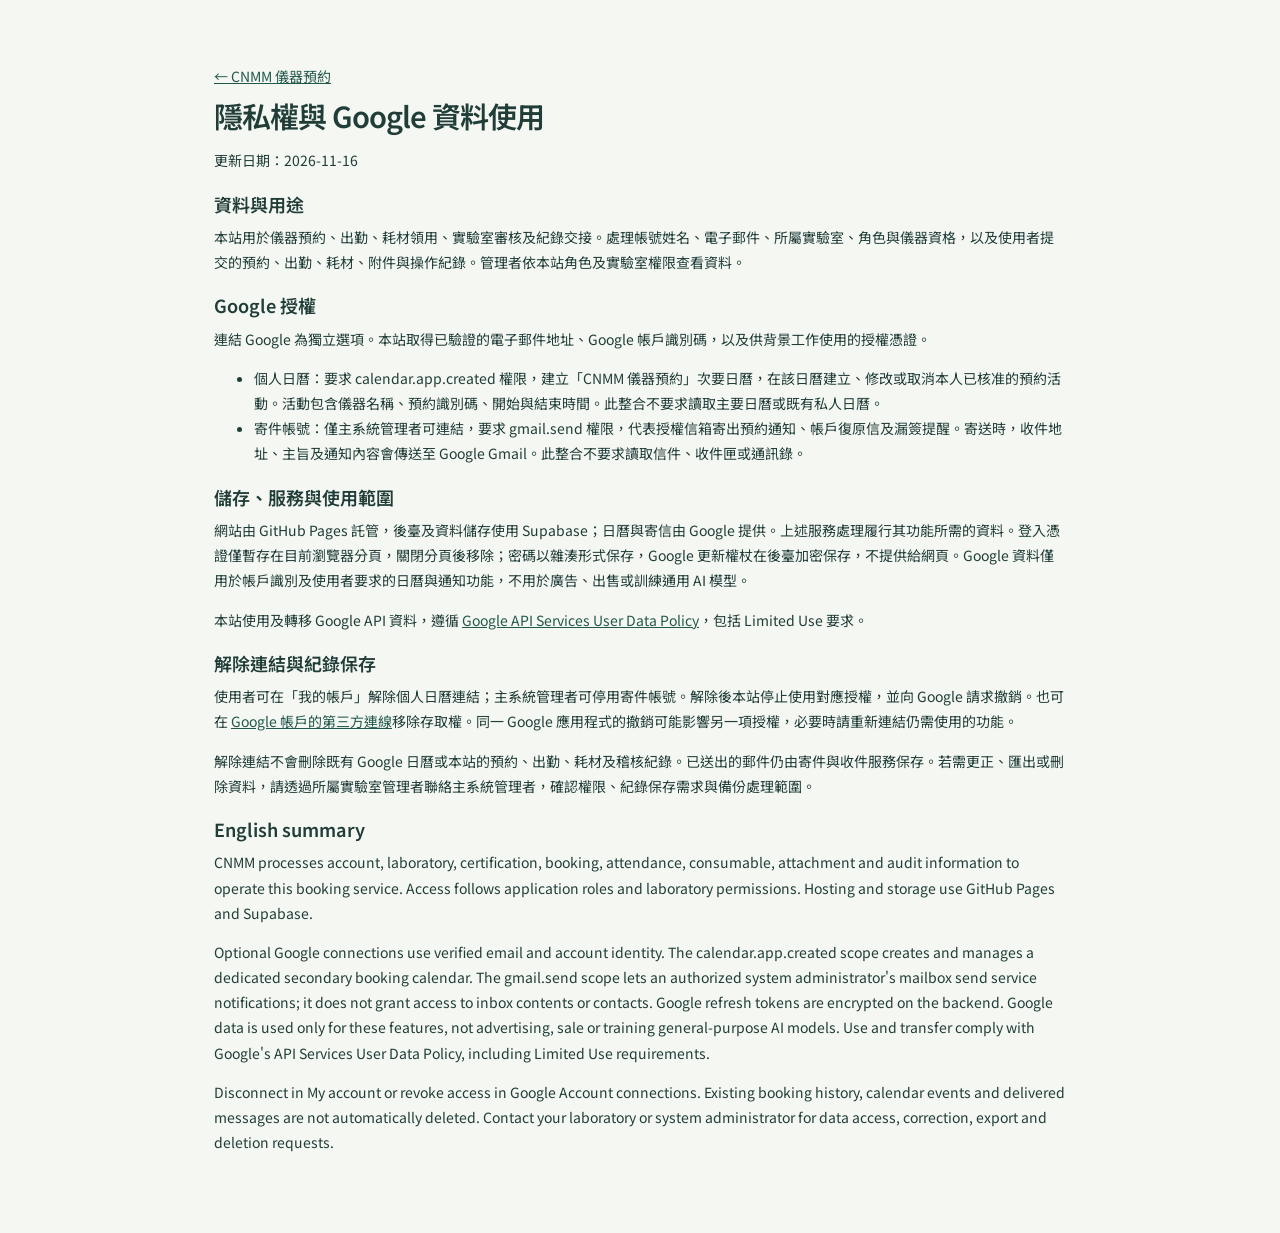
<file: privacy.html>
<!doctype html>
<html lang="zh-Hant"><meta charset="utf-8"><meta name="viewport" content="width=device-width,initial-scale=1"><title>CNMM · 隱私權與 Google 資料使用</title><link rel="stylesheet" href="styles.css">
<body><main style="max-width:900px;margin:40px auto;padding:24px;line-height:1.8"><a href="/">← CNMM 儀器預約</a><h1>隱私權與 Google 資料使用</h1><p>更新日期：2026-11-16</p>
<h2>資料與用途</h2><p>本站用於儀器預約、出勤、耗材領用、實驗室審核及紀錄交接。處理帳號姓名、電子郵件、所屬實驗室、角色與儀器資格，以及使用者提交的預約、出勤、耗材、附件與操作紀錄。管理者依本站角色及實驗室權限查看資料。</p>
<h2>Google 授權</h2><p>連結 Google 為獨立選項。本站取得已驗證的電子郵件地址、Google 帳戶識別碼，以及供背景工作使用的授權憑證。</p><ul><li>個人日曆：要求 calendar.app.created 權限，建立「CNMM 儀器預約」次要日曆，在該日曆建立、修改或取消本人已核准的預約活動。活動包含儀器名稱、預約識別碼、開始與結束時間。此整合不要求讀取主要日曆或既有私人日曆。</li><li>寄件帳號：僅主系統管理者可連結，要求 gmail.send 權限，代表授權信箱寄出預約通知、帳戶復原信及漏簽提醒。寄送時，收件地址、主旨及通知內容會傳送至 Google Gmail。此整合不要求讀取信件、收件匣或通訊錄。</li></ul>
<h2>儲存、服務與使用範圍</h2><p>網站由 GitHub Pages 託管，後臺及資料儲存使用 Supabase；日曆與寄信由 Google 提供。上述服務處理履行其功能所需的資料。登入憑證僅暫存在目前瀏覽器分頁，關閉分頁後移除；密碼以雜湊形式保存，Google 更新權杖在後臺加密保存，不提供給網頁。Google 資料僅用於帳戶識別及使用者要求的日曆與通知功能，不用於廣告、出售或訓練通用 AI 模型。</p><p>本站使用及轉移 Google API 資料，遵循 <a href="https://developers.google.com/terms/api-services-user-data-policy" target="_blank" rel="noopener noreferrer">Google API Services User Data Policy</a>，包括 Limited Use 要求。</p>
<h2>解除連結與紀錄保存</h2><p>使用者可在「我的帳戶」解除個人日曆連結；主系統管理者可停用寄件帳號。解除後本站停止使用對應授權，並向 Google 請求撤銷。也可在 <a href="https://myaccount.google.com/connections" target="_blank" rel="noopener noreferrer">Google 帳戶的第三方連線</a>移除存取權。同一 Google 應用程式的撤銷可能影響另一項授權，必要時請重新連結仍需使用的功能。</p><p>解除連結不會刪除既有 Google 日曆或本站的預約、出勤、耗材及稽核紀錄。已送出的郵件仍由寄件與收件服務保存。若需更正、匯出或刪除資料，請透過所屬實驗室管理者聯絡主系統管理者，確認權限、紀錄保存需求與備份處理範圍。</p>
<h2>English summary</h2><p>CNMM processes account, laboratory, certification, booking, attendance, consumable, attachment and audit information to operate this booking service. Access follows application roles and laboratory permissions. Hosting and storage use GitHub Pages and Supabase.</p><p>Optional Google connections use verified email and account identity. The calendar.app.created scope creates and manages a dedicated secondary booking calendar. The gmail.send scope lets an authorized system administrator's mailbox send service notifications; it does not grant access to inbox contents or contacts. Google refresh tokens are encrypted on the backend. Google data is used only for these features, not advertising, sale or training general-purpose AI models. Use and transfer comply with Google's API Services User Data Policy, including Limited Use requirements.</p><p>Disconnect in My account or revoke access in Google Account connections. Existing booking history, calendar events and delivered messages are not automatically deleted. Contact your laboratory or system administrator for data access, correction, export and deletion requests.</p>
</main></body></html>
</file>
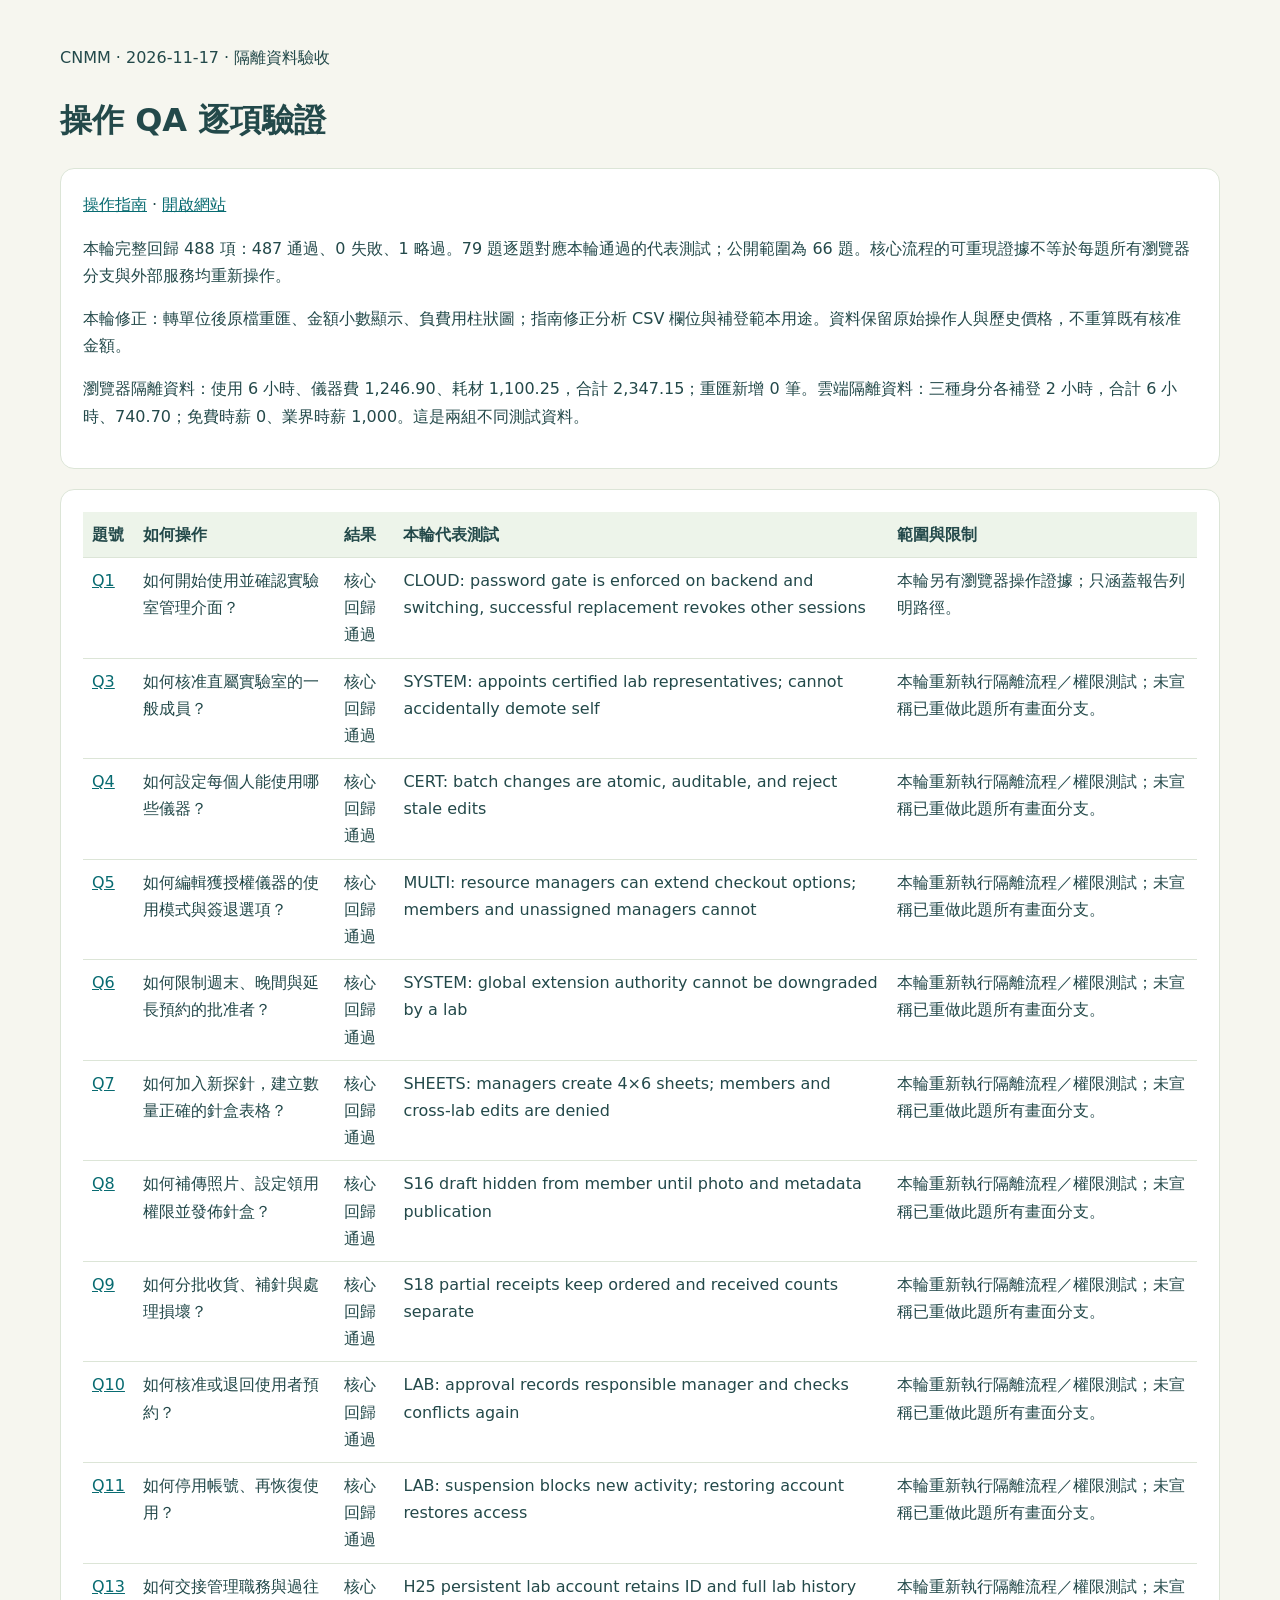
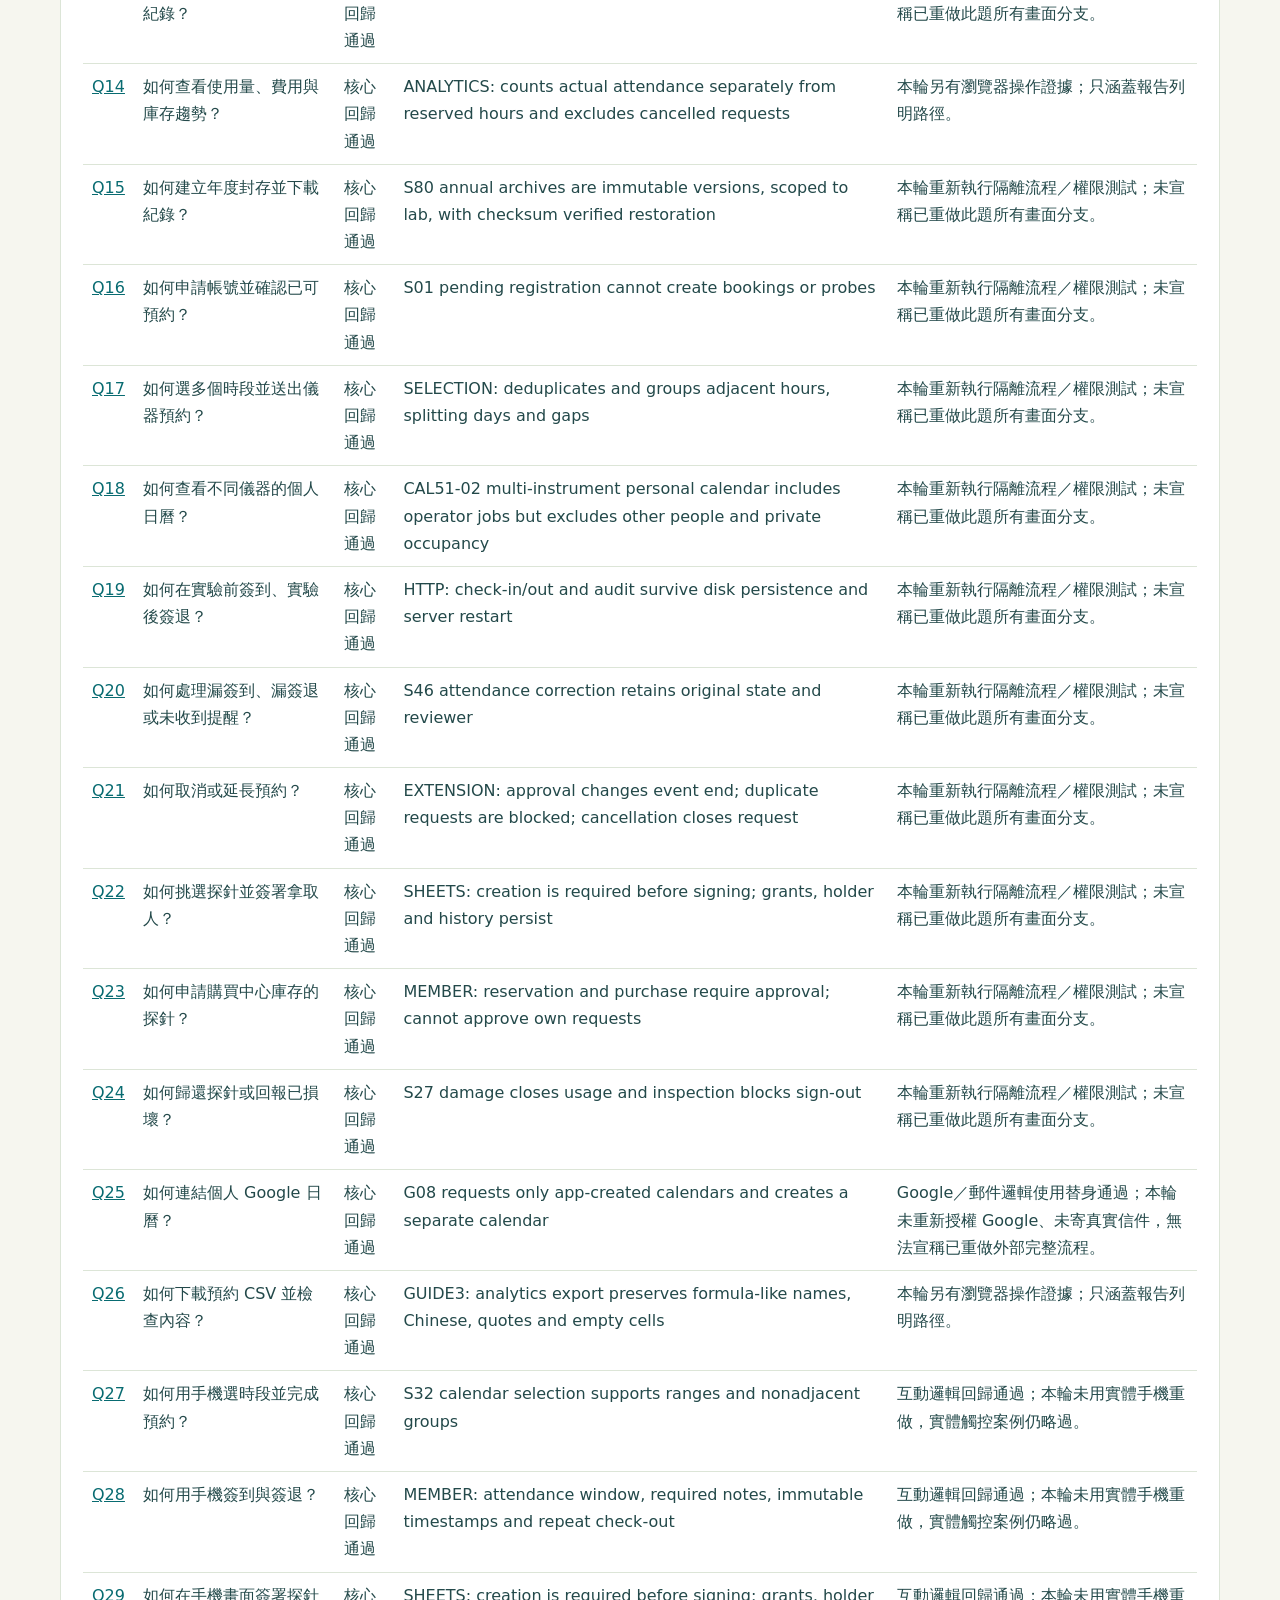
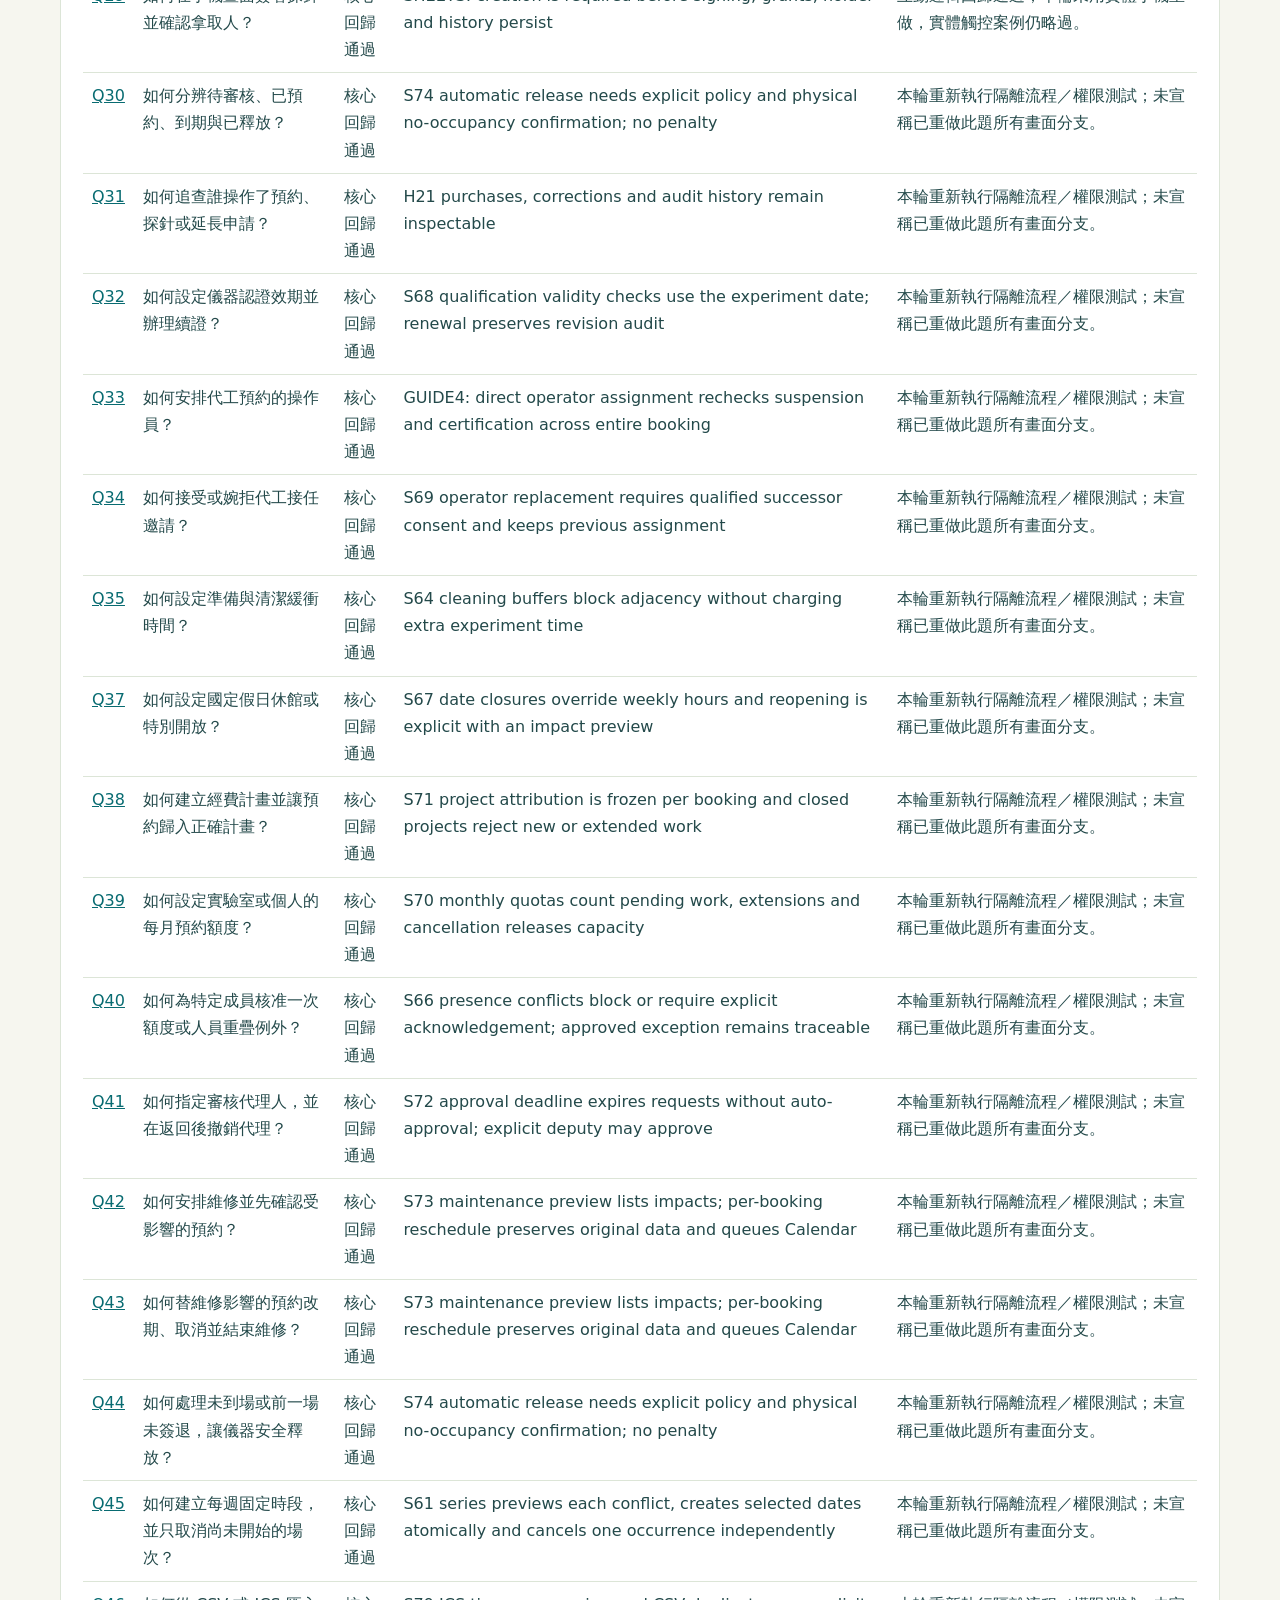
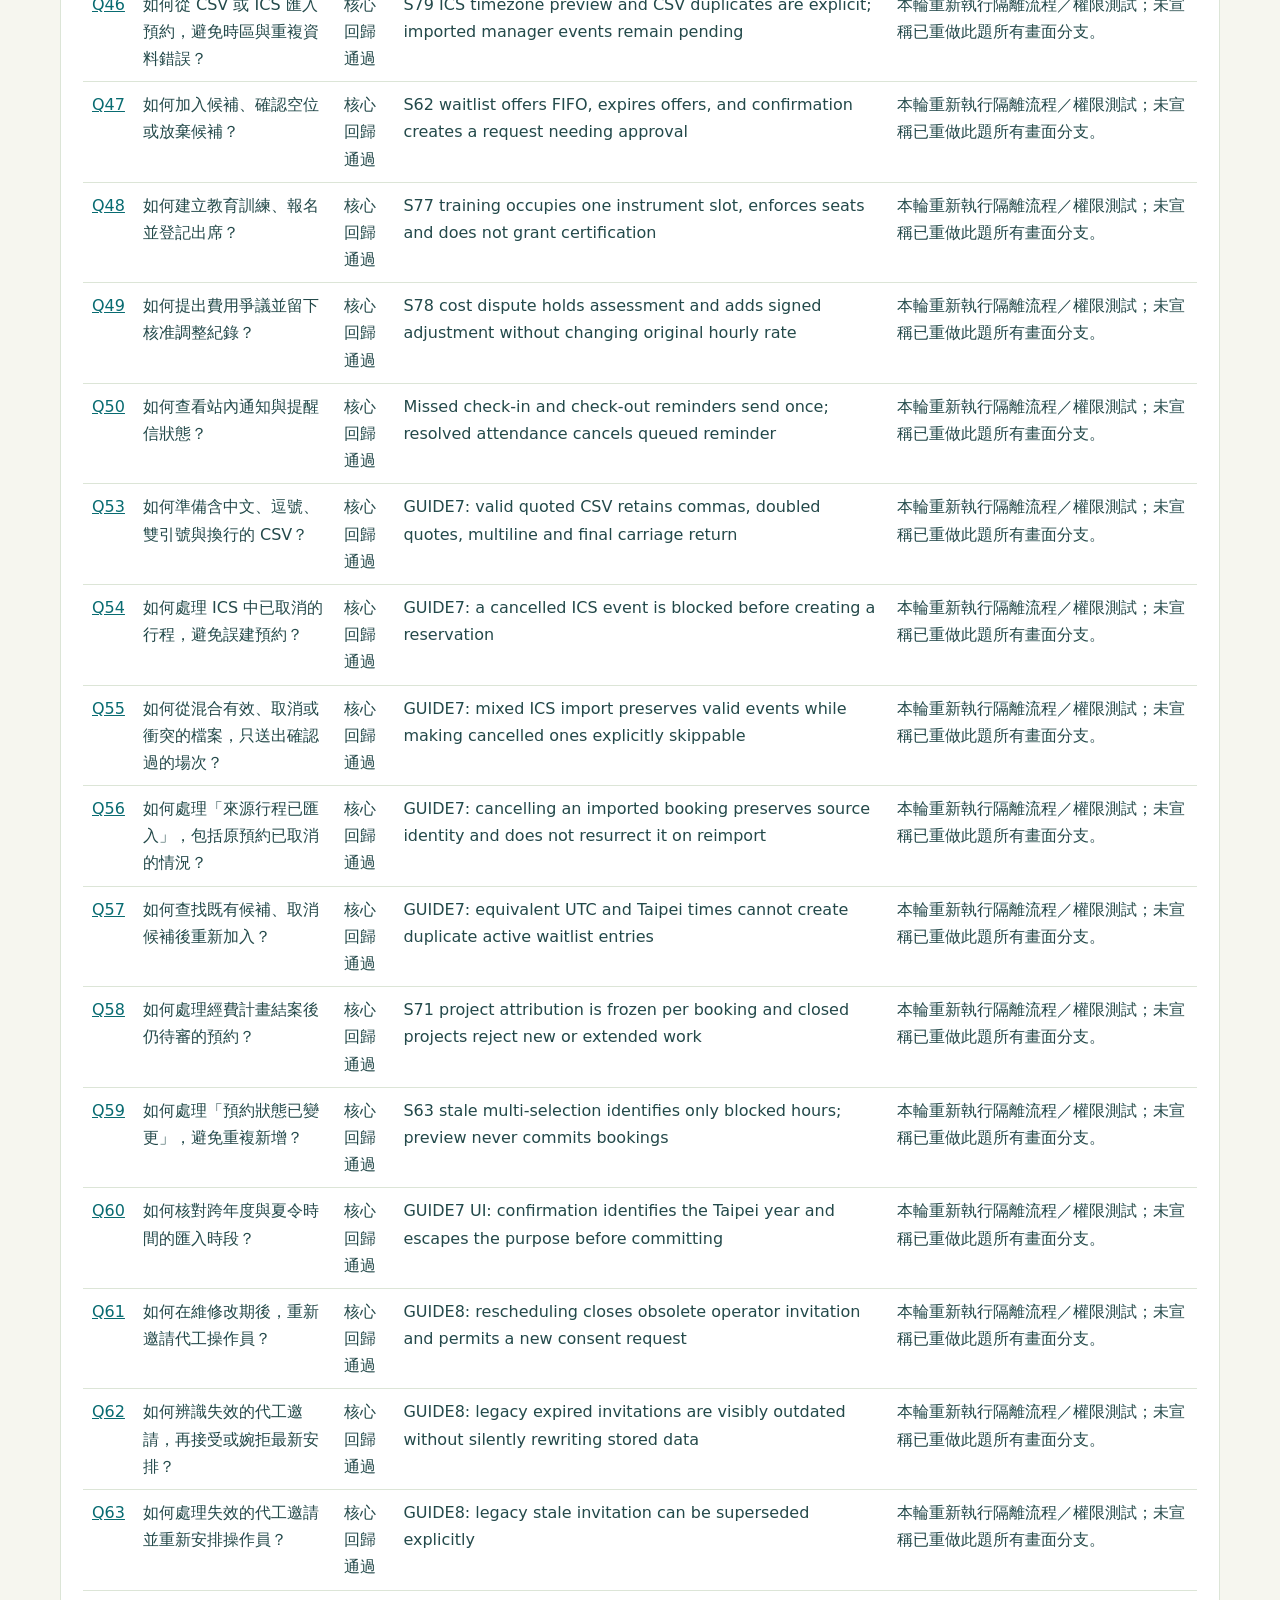
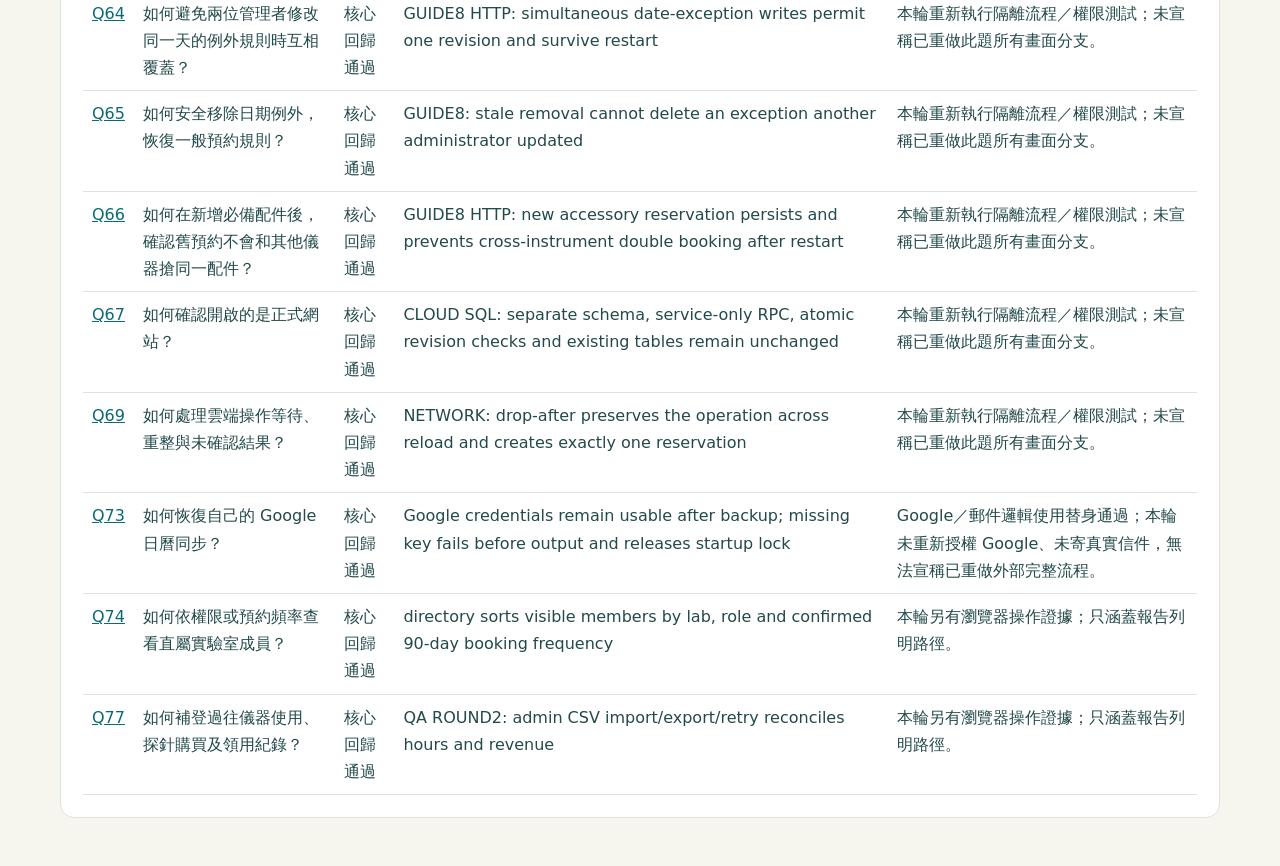
<file: qa.html>
<!doctype html><html lang="zh-Hant"><meta charset="utf-8"><meta name="viewport" content="width=device-width,initial-scale=1"><title>CNMM 操作 QA · 66 題</title><style>body{font-family:system-ui,'Microsoft JhengHei',sans-serif;background:#f6f6ef;color:#23494a;max-width:1160px;margin:auto;padding:28px;line-height:1.7}a{color:#086b71}.panel{background:white;border:1px solid #dce5d7;border-radius:14px;padding:22px;margin:20px 0}.table-scroll{overflow-x:auto}table{border-collapse:collapse;width:100%;background:white}th,td{border-bottom:1px solid #dce5d7;text-align:left;padding:9px;vertical-align:top}th{background:#edf4ea}td:first-child{white-space:nowrap}td:nth-child(4){min-width:260px}@media(max-width:700px){body{padding:14px}}</style><main><p>CNMM · 2026-11-17 · 隔離資料驗收</p><h1>操作 QA 逐項驗證</h1><div class="panel"><a href="/guide/">操作指南</a> · <a href="/">開啟網站</a><p>本輪完整回歸 488 項：487 通過、0 失敗、1 略過。79 題逐題對應本輪通過的代表測試；公開範圍為 66 題。核心流程的可重現證據不等於每題所有瀏覽器分支與外部服務均重新操作。</p><p>本輪修正：轉單位後原檔重匯、金額小數顯示、負費用柱狀圖；指南修正分析 CSV 欄位與補登範本用途。資料保留原始操作人與歷史價格，不重算既有核准金額。</p><p>瀏覽器隔離資料：使用 6 小時、儀器費 1,246.90、耗材 1,100.25，合計 2,347.15；重匯新增 0 筆。雲端隔離資料：三種身分各補登 2 小時，合計 6 小時、740.70；免費時薪 0、業界時薪 1,000。這是兩組不同測試資料。</p></div><div class="panel table-scroll"><table><thead><tr><th>題號</th><th>如何操作</th><th>結果</th><th>本輪代表測試</th><th>範圍與限制</th></tr></thead><tbody><tr><td><a href="/guide/#q1">Q1</a></td><td>如何開始使用並確認實驗室管理介面？</td><td>核心回歸通過</td><td>CLOUD: password gate is enforced on backend and switching, successful replacement revokes other sessions</td><td>本輪另有瀏覽器操作證據；只涵蓋報告列明路徑。</td></tr><tr><td><a href="/guide/#q3">Q3</a></td><td>如何核准直屬實驗室的一般成員？</td><td>核心回歸通過</td><td>SYSTEM: appoints certified lab representatives; cannot accidentally demote self</td><td>本輪重新執行隔離流程／權限測試；未宣稱已重做此題所有畫面分支。</td></tr><tr><td><a href="/guide/#q4">Q4</a></td><td>如何設定每個人能使用哪些儀器？</td><td>核心回歸通過</td><td>CERT: batch changes are atomic, auditable, and reject stale edits</td><td>本輪重新執行隔離流程／權限測試；未宣稱已重做此題所有畫面分支。</td></tr><tr><td><a href="/guide/#q5">Q5</a></td><td>如何編輯獲授權儀器的使用模式與簽退選項？</td><td>核心回歸通過</td><td>MULTI: resource managers can extend checkout options; members and unassigned managers cannot</td><td>本輪重新執行隔離流程／權限測試；未宣稱已重做此題所有畫面分支。</td></tr><tr><td><a href="/guide/#q6">Q6</a></td><td>如何限制週末、晚間與延長預約的批准者？</td><td>核心回歸通過</td><td>SYSTEM: global extension authority cannot be downgraded by a lab</td><td>本輪重新執行隔離流程／權限測試；未宣稱已重做此題所有畫面分支。</td></tr><tr><td><a href="/guide/#q7">Q7</a></td><td>如何加入新探針，建立數量正確的針盒表格？</td><td>核心回歸通過</td><td>SHEETS: managers create 4×6 sheets; members and cross-lab edits are denied</td><td>本輪重新執行隔離流程／權限測試；未宣稱已重做此題所有畫面分支。</td></tr><tr><td><a href="/guide/#q8">Q8</a></td><td>如何補傳照片、設定領用權限並發佈針盒？</td><td>核心回歸通過</td><td>S16 draft hidden from member until photo and metadata publication</td><td>本輪重新執行隔離流程／權限測試；未宣稱已重做此題所有畫面分支。</td></tr><tr><td><a href="/guide/#q9">Q9</a></td><td>如何分批收貨、補針與處理損壞？</td><td>核心回歸通過</td><td>S18 partial receipts keep ordered and received counts separate</td><td>本輪重新執行隔離流程／權限測試；未宣稱已重做此題所有畫面分支。</td></tr><tr><td><a href="/guide/#q10">Q10</a></td><td>如何核准或退回使用者預約？</td><td>核心回歸通過</td><td>LAB: approval records responsible manager and checks conflicts again</td><td>本輪重新執行隔離流程／權限測試；未宣稱已重做此題所有畫面分支。</td></tr><tr><td><a href="/guide/#q11">Q11</a></td><td>如何停用帳號、再恢復使用？</td><td>核心回歸通過</td><td>LAB: suspension blocks new activity; restoring account restores access</td><td>本輪重新執行隔離流程／權限測試；未宣稱已重做此題所有畫面分支。</td></tr><tr><td><a href="/guide/#q13">Q13</a></td><td>如何交接管理職務與過往紀錄？</td><td>核心回歸通過</td><td>H25 persistent lab account retains ID and full lab history</td><td>本輪重新執行隔離流程／權限測試；未宣稱已重做此題所有畫面分支。</td></tr><tr><td><a href="/guide/#q14">Q14</a></td><td>如何查看使用量、費用與庫存趨勢？</td><td>核心回歸通過</td><td>ANALYTICS: counts actual attendance separately from reserved hours and excludes cancelled requests</td><td>本輪另有瀏覽器操作證據；只涵蓋報告列明路徑。</td></tr><tr><td><a href="/guide/#q15">Q15</a></td><td>如何建立年度封存並下載紀錄？</td><td>核心回歸通過</td><td>S80 annual archives are immutable versions, scoped to lab, with checksum verified restoration</td><td>本輪重新執行隔離流程／權限測試；未宣稱已重做此題所有畫面分支。</td></tr><tr><td><a href="/guide/#q16">Q16</a></td><td>如何申請帳號並確認已可預約？</td><td>核心回歸通過</td><td>S01 pending registration cannot create bookings or probes</td><td>本輪重新執行隔離流程／權限測試；未宣稱已重做此題所有畫面分支。</td></tr><tr><td><a href="/guide/#q17">Q17</a></td><td>如何選多個時段並送出儀器預約？</td><td>核心回歸通過</td><td>SELECTION: deduplicates and groups adjacent hours, splitting days and gaps</td><td>本輪重新執行隔離流程／權限測試；未宣稱已重做此題所有畫面分支。</td></tr><tr><td><a href="/guide/#q18">Q18</a></td><td>如何查看不同儀器的個人日曆？</td><td>核心回歸通過</td><td>CAL51-02 multi-instrument personal calendar includes operator jobs but excludes other people and private occupancy</td><td>本輪重新執行隔離流程／權限測試；未宣稱已重做此題所有畫面分支。</td></tr><tr><td><a href="/guide/#q19">Q19</a></td><td>如何在實驗前簽到、實驗後簽退？</td><td>核心回歸通過</td><td>HTTP: check-in/out and audit survive disk persistence and server restart</td><td>本輪重新執行隔離流程／權限測試；未宣稱已重做此題所有畫面分支。</td></tr><tr><td><a href="/guide/#q20">Q20</a></td><td>如何處理漏簽到、漏簽退或未收到提醒？</td><td>核心回歸通過</td><td>S46 attendance correction retains original state and reviewer</td><td>本輪重新執行隔離流程／權限測試；未宣稱已重做此題所有畫面分支。</td></tr><tr><td><a href="/guide/#q21">Q21</a></td><td>如何取消或延長預約？</td><td>核心回歸通過</td><td>EXTENSION: approval changes event end; duplicate requests are blocked; cancellation closes request</td><td>本輪重新執行隔離流程／權限測試；未宣稱已重做此題所有畫面分支。</td></tr><tr><td><a href="/guide/#q22">Q22</a></td><td>如何挑選探針並簽署拿取人？</td><td>核心回歸通過</td><td>SHEETS: creation is required before signing; grants, holder and history persist</td><td>本輪重新執行隔離流程／權限測試；未宣稱已重做此題所有畫面分支。</td></tr><tr><td><a href="/guide/#q23">Q23</a></td><td>如何申請購買中心庫存的探針？</td><td>核心回歸通過</td><td>MEMBER: reservation and purchase require approval; cannot approve own requests</td><td>本輪重新執行隔離流程／權限測試；未宣稱已重做此題所有畫面分支。</td></tr><tr><td><a href="/guide/#q24">Q24</a></td><td>如何歸還探針或回報已損壞？</td><td>核心回歸通過</td><td>S27 damage closes usage and inspection blocks sign-out</td><td>本輪重新執行隔離流程／權限測試；未宣稱已重做此題所有畫面分支。</td></tr><tr><td><a href="/guide/#q25">Q25</a></td><td>如何連結個人 Google 日曆？</td><td>核心回歸通過</td><td>G08 requests only app-created calendars and creates a separate calendar</td><td>Google／郵件邏輯使用替身通過；本輪未重新授權 Google、未寄真實信件，無法宣稱已重做外部完整流程。</td></tr><tr><td><a href="/guide/#q26">Q26</a></td><td>如何下載預約 CSV 並檢查內容？</td><td>核心回歸通過</td><td>GUIDE3: analytics export preserves formula-like names, Chinese, quotes and empty cells</td><td>本輪另有瀏覽器操作證據；只涵蓋報告列明路徑。</td></tr><tr><td><a href="/guide/#q27">Q27</a></td><td>如何用手機選時段並完成預約？</td><td>核心回歸通過</td><td>S32 calendar selection supports ranges and nonadjacent groups</td><td>互動邏輯回歸通過；本輪未用實體手機重做，實體觸控案例仍略過。</td></tr><tr><td><a href="/guide/#q28">Q28</a></td><td>如何用手機簽到與簽退？</td><td>核心回歸通過</td><td>MEMBER: attendance window, required notes, immutable timestamps and repeat check-out</td><td>互動邏輯回歸通過；本輪未用實體手機重做，實體觸控案例仍略過。</td></tr><tr><td><a href="/guide/#q29">Q29</a></td><td>如何在手機畫面簽署探針並確認拿取人？</td><td>核心回歸通過</td><td>SHEETS: creation is required before signing; grants, holder and history persist</td><td>互動邏輯回歸通過；本輪未用實體手機重做，實體觸控案例仍略過。</td></tr><tr><td><a href="/guide/#q30">Q30</a></td><td>如何分辨待審核、已預約、到期與已釋放？</td><td>核心回歸通過</td><td>S74 automatic release needs explicit policy and physical no-occupancy confirmation; no penalty</td><td>本輪重新執行隔離流程／權限測試；未宣稱已重做此題所有畫面分支。</td></tr><tr><td><a href="/guide/#q31">Q31</a></td><td>如何追查誰操作了預約、探針或延長申請？</td><td>核心回歸通過</td><td>H21 purchases, corrections and audit history remain inspectable</td><td>本輪重新執行隔離流程／權限測試；未宣稱已重做此題所有畫面分支。</td></tr><tr><td><a href="/guide/#q32">Q32</a></td><td>如何設定儀器認證效期並辦理續證？</td><td>核心回歸通過</td><td>S68 qualification validity checks use the experiment date; renewal preserves revision audit</td><td>本輪重新執行隔離流程／權限測試；未宣稱已重做此題所有畫面分支。</td></tr><tr><td><a href="/guide/#q33">Q33</a></td><td>如何安排代工預約的操作員？</td><td>核心回歸通過</td><td>GUIDE4: direct operator assignment rechecks suspension and certification across entire booking</td><td>本輪重新執行隔離流程／權限測試；未宣稱已重做此題所有畫面分支。</td></tr><tr><td><a href="/guide/#q34">Q34</a></td><td>如何接受或婉拒代工接任邀請？</td><td>核心回歸通過</td><td>S69 operator replacement requires qualified successor consent and keeps previous assignment</td><td>本輪重新執行隔離流程／權限測試；未宣稱已重做此題所有畫面分支。</td></tr><tr><td><a href="/guide/#q35">Q35</a></td><td>如何設定準備與清潔緩衝時間？</td><td>核心回歸通過</td><td>S64 cleaning buffers block adjacency without charging extra experiment time</td><td>本輪重新執行隔離流程／權限測試；未宣稱已重做此題所有畫面分支。</td></tr><tr><td><a href="/guide/#q37">Q37</a></td><td>如何設定國定假日休館或特別開放？</td><td>核心回歸通過</td><td>S67 date closures override weekly hours and reopening is explicit with an impact preview</td><td>本輪重新執行隔離流程／權限測試；未宣稱已重做此題所有畫面分支。</td></tr><tr><td><a href="/guide/#q38">Q38</a></td><td>如何建立經費計畫並讓預約歸入正確計畫？</td><td>核心回歸通過</td><td>S71 project attribution is frozen per booking and closed projects reject new or extended work</td><td>本輪重新執行隔離流程／權限測試；未宣稱已重做此題所有畫面分支。</td></tr><tr><td><a href="/guide/#q39">Q39</a></td><td>如何設定實驗室或個人的每月預約額度？</td><td>核心回歸通過</td><td>S70 monthly quotas count pending work, extensions and cancellation releases capacity</td><td>本輪重新執行隔離流程／權限測試；未宣稱已重做此題所有畫面分支。</td></tr><tr><td><a href="/guide/#q40">Q40</a></td><td>如何為特定成員核准一次額度或人員重疊例外？</td><td>核心回歸通過</td><td>S66 presence conflicts block or require explicit acknowledgement; approved exception remains traceable</td><td>本輪重新執行隔離流程／權限測試；未宣稱已重做此題所有畫面分支。</td></tr><tr><td><a href="/guide/#q41">Q41</a></td><td>如何指定審核代理人，並在返回後撤銷代理？</td><td>核心回歸通過</td><td>S72 approval deadline expires requests without auto-approval; explicit deputy may approve</td><td>本輪重新執行隔離流程／權限測試；未宣稱已重做此題所有畫面分支。</td></tr><tr><td><a href="/guide/#q42">Q42</a></td><td>如何安排維修並先確認受影響的預約？</td><td>核心回歸通過</td><td>S73 maintenance preview lists impacts; per-booking reschedule preserves original data and queues Calendar</td><td>本輪重新執行隔離流程／權限測試；未宣稱已重做此題所有畫面分支。</td></tr><tr><td><a href="/guide/#q43">Q43</a></td><td>如何替維修影響的預約改期、取消並結束維修？</td><td>核心回歸通過</td><td>S73 maintenance preview lists impacts; per-booking reschedule preserves original data and queues Calendar</td><td>本輪重新執行隔離流程／權限測試；未宣稱已重做此題所有畫面分支。</td></tr><tr><td><a href="/guide/#q44">Q44</a></td><td>如何處理未到場或前一場未簽退，讓儀器安全釋放？</td><td>核心回歸通過</td><td>S74 automatic release needs explicit policy and physical no-occupancy confirmation; no penalty</td><td>本輪重新執行隔離流程／權限測試；未宣稱已重做此題所有畫面分支。</td></tr><tr><td><a href="/guide/#q45">Q45</a></td><td>如何建立每週固定時段，並只取消尚未開始的場次？</td><td>核心回歸通過</td><td>S61 series previews each conflict, creates selected dates atomically and cancels one occurrence independently</td><td>本輪重新執行隔離流程／權限測試；未宣稱已重做此題所有畫面分支。</td></tr><tr><td><a href="/guide/#q46">Q46</a></td><td>如何從 CSV 或 ICS 匯入預約，避免時區與重複資料錯誤？</td><td>核心回歸通過</td><td>S79 ICS timezone preview and CSV duplicates are explicit; imported manager events remain pending</td><td>本輪重新執行隔離流程／權限測試；未宣稱已重做此題所有畫面分支。</td></tr><tr><td><a href="/guide/#q47">Q47</a></td><td>如何加入候補、確認空位或放棄候補？</td><td>核心回歸通過</td><td>S62 waitlist offers FIFO, expires offers, and confirmation creates a request needing approval</td><td>本輪重新執行隔離流程／權限測試；未宣稱已重做此題所有畫面分支。</td></tr><tr><td><a href="/guide/#q48">Q48</a></td><td>如何建立教育訓練、報名並登記出席？</td><td>核心回歸通過</td><td>S77 training occupies one instrument slot, enforces seats and does not grant certification</td><td>本輪重新執行隔離流程／權限測試；未宣稱已重做此題所有畫面分支。</td></tr><tr><td><a href="/guide/#q49">Q49</a></td><td>如何提出費用爭議並留下核准調整紀錄？</td><td>核心回歸通過</td><td>S78 cost dispute holds assessment and adds signed adjustment without changing original hourly rate</td><td>本輪重新執行隔離流程／權限測試；未宣稱已重做此題所有畫面分支。</td></tr><tr><td><a href="/guide/#q50">Q50</a></td><td>如何查看站內通知與提醒信狀態？</td><td>核心回歸通過</td><td>Missed check-in and check-out reminders send once; resolved attendance cancels queued reminder</td><td>本輪重新執行隔離流程／權限測試；未宣稱已重做此題所有畫面分支。</td></tr><tr><td><a href="/guide/#q53">Q53</a></td><td>如何準備含中文、逗號、雙引號與換行的 CSV？</td><td>核心回歸通過</td><td>GUIDE7: valid quoted CSV retains commas, doubled quotes, multiline and final carriage return</td><td>本輪重新執行隔離流程／權限測試；未宣稱已重做此題所有畫面分支。</td></tr><tr><td><a href="/guide/#q54">Q54</a></td><td>如何處理 ICS 中已取消的行程，避免誤建預約？</td><td>核心回歸通過</td><td>GUIDE7: a cancelled ICS event is blocked before creating a reservation</td><td>本輪重新執行隔離流程／權限測試；未宣稱已重做此題所有畫面分支。</td></tr><tr><td><a href="/guide/#q55">Q55</a></td><td>如何從混合有效、取消或衝突的檔案，只送出確認過的場次？</td><td>核心回歸通過</td><td>GUIDE7: mixed ICS import preserves valid events while making cancelled ones explicitly skippable</td><td>本輪重新執行隔離流程／權限測試；未宣稱已重做此題所有畫面分支。</td></tr><tr><td><a href="/guide/#q56">Q56</a></td><td>如何處理「來源行程已匯入」，包括原預約已取消的情況？</td><td>核心回歸通過</td><td>GUIDE7: cancelling an imported booking preserves source identity and does not resurrect it on reimport</td><td>本輪重新執行隔離流程／權限測試；未宣稱已重做此題所有畫面分支。</td></tr><tr><td><a href="/guide/#q57">Q57</a></td><td>如何查找既有候補、取消候補後重新加入？</td><td>核心回歸通過</td><td>GUIDE7: equivalent UTC and Taipei times cannot create duplicate active waitlist entries</td><td>本輪重新執行隔離流程／權限測試；未宣稱已重做此題所有畫面分支。</td></tr><tr><td><a href="/guide/#q58">Q58</a></td><td>如何處理經費計畫結案後仍待審的預約？</td><td>核心回歸通過</td><td>S71 project attribution is frozen per booking and closed projects reject new or extended work</td><td>本輪重新執行隔離流程／權限測試；未宣稱已重做此題所有畫面分支。</td></tr><tr><td><a href="/guide/#q59">Q59</a></td><td>如何處理「預約狀態已變更」，避免重複新增？</td><td>核心回歸通過</td><td>S63 stale multi-selection identifies only blocked hours; preview never commits bookings</td><td>本輪重新執行隔離流程／權限測試；未宣稱已重做此題所有畫面分支。</td></tr><tr><td><a href="/guide/#q60">Q60</a></td><td>如何核對跨年度與夏令時間的匯入時段？</td><td>核心回歸通過</td><td>GUIDE7 UI: confirmation identifies the Taipei year and escapes the purpose before committing</td><td>本輪重新執行隔離流程／權限測試；未宣稱已重做此題所有畫面分支。</td></tr><tr><td><a href="/guide/#q61">Q61</a></td><td>如何在維修改期後，重新邀請代工操作員？</td><td>核心回歸通過</td><td>GUIDE8: rescheduling closes obsolete operator invitation and permits a new consent request</td><td>本輪重新執行隔離流程／權限測試；未宣稱已重做此題所有畫面分支。</td></tr><tr><td><a href="/guide/#q62">Q62</a></td><td>如何辨識失效的代工邀請，再接受或婉拒最新安排？</td><td>核心回歸通過</td><td>GUIDE8: legacy expired invitations are visibly outdated without silently rewriting stored data</td><td>本輪重新執行隔離流程／權限測試；未宣稱已重做此題所有畫面分支。</td></tr><tr><td><a href="/guide/#q63">Q63</a></td><td>如何處理失效的代工邀請並重新安排操作員？</td><td>核心回歸通過</td><td>GUIDE8: legacy stale invitation can be superseded explicitly</td><td>本輪重新執行隔離流程／權限測試；未宣稱已重做此題所有畫面分支。</td></tr><tr><td><a href="/guide/#q64">Q64</a></td><td>如何避免兩位管理者修改同一天的例外規則時互相覆蓋？</td><td>核心回歸通過</td><td>GUIDE8 HTTP: simultaneous date-exception writes permit one revision and survive restart</td><td>本輪重新執行隔離流程／權限測試；未宣稱已重做此題所有畫面分支。</td></tr><tr><td><a href="/guide/#q65">Q65</a></td><td>如何安全移除日期例外，恢復一般預約規則？</td><td>核心回歸通過</td><td>GUIDE8: stale removal cannot delete an exception another administrator updated</td><td>本輪重新執行隔離流程／權限測試；未宣稱已重做此題所有畫面分支。</td></tr><tr><td><a href="/guide/#q66">Q66</a></td><td>如何在新增必備配件後，確認舊預約不會和其他儀器搶同一配件？</td><td>核心回歸通過</td><td>GUIDE8 HTTP: new accessory reservation persists and prevents cross-instrument double booking after restart</td><td>本輪重新執行隔離流程／權限測試；未宣稱已重做此題所有畫面分支。</td></tr><tr><td><a href="/guide/#q67">Q67</a></td><td>如何確認開啟的是正式網站？</td><td>核心回歸通過</td><td>CLOUD SQL: separate schema, service-only RPC, atomic revision checks and existing tables remain unchanged</td><td>本輪重新執行隔離流程／權限測試；未宣稱已重做此題所有畫面分支。</td></tr><tr><td><a href="/guide/#q69">Q69</a></td><td>如何處理雲端操作等待、重整與未確認結果？</td><td>核心回歸通過</td><td>NETWORK: drop-after preserves the operation across reload and creates exactly one reservation</td><td>本輪重新執行隔離流程／權限測試；未宣稱已重做此題所有畫面分支。</td></tr><tr><td><a href="/guide/#q73">Q73</a></td><td>如何恢復自己的 Google 日曆同步？</td><td>核心回歸通過</td><td>Google credentials remain usable after backup; missing key fails before output and releases startup lock</td><td>Google／郵件邏輯使用替身通過；本輪未重新授權 Google、未寄真實信件，無法宣稱已重做外部完整流程。</td></tr><tr><td><a href="/guide/#q74">Q74</a></td><td>如何依權限或預約頻率查看直屬實驗室成員？</td><td>核心回歸通過</td><td>directory sorts visible members by lab, role and confirmed 90-day booking frequency</td><td>本輪另有瀏覽器操作證據；只涵蓋報告列明路徑。</td></tr><tr><td><a href="/guide/#q77">Q77</a></td><td>如何補登過往儀器使用、探針購買及領用紀錄？</td><td>核心回歸通過</td><td>QA ROUND2: admin CSV import/export/retry reconciles hours and revenue</td><td>本輪另有瀏覽器操作證據；只涵蓋報告列明路徑。</td></tr></tbody></table></div></main></html>
</file>
<file: styles.css>
@import url('https://fonts.googleapis.com/css2?family=Noto+Sans+TC:wght@400;500;600;700&display=swap');
:root{--ink:#203d38;--muted:#72817c;--green:#21584b;--mint:#e8f1e9;--line:#e0e7df;--paper:#f5f7f2;--white:#fff;--amber:#ac7328;--red:#ae4d4d;font-family:'Noto Sans TC',system-ui,sans-serif;color:var(--ink);font-synthesis:none}*{box-sizing:border-box}body{margin:0;background:var(--paper);font-size:14px}button,input,select,textarea{font:inherit}button,a,input,select,textarea{-webkit-tap-highlight-color:transparent}button{cursor:pointer}button:disabled{cursor:not-allowed;opacity:.48}button:focus-visible,a:focus-visible{outline:3px solid #91b9ac;outline-offset:3px}a{color:var(--green)}h1,h2,h3,p{margin-top:0}h1{font-size:29px;letter-spacing:-1px;margin-bottom:7px;font-weight:600}h2{font-size:18px;margin:0 0 5px;font-weight:600}h3{font-size:15px}p{line-height:1.8}small,.muted{color:var(--muted)}.loading{padding:80px;text-align:center}.shell{display:grid;grid-template-columns:232px 1fr;min-height:100vh}.sidebar{background:#173f38;color:#f1f4ee;padding:34px 22px 20px;display:flex;flex-direction:column;position:fixed;inset:0 auto 0 0;width:232px;z-index:10}.brand{display:flex;align-items:center;gap:11px;margin:0 0 40px}.brand svg{width:39px;height:39px;color:#c8dfc4}.brand strong{display:block;font-size:19px;letter-spacing:.3px}.brand small{color:#97b6a8;font-size:11px;letter-spacing:1.2px}.nav-label{font-size:10px;letter-spacing:2px;color:#88a99b;margin:10px 12px}.nav{display:flex;flex-direction:column;gap:6px}.nav button{border:0;color:#b9cfc3;background:none;text-align:left;border-radius:9px;display:flex;align-items:center;gap:12px;padding:13px 14px;font-weight:500}.nav svg{width:19px;height:19px}.nav button.active{background:#345a4f;color:#fff}.nav button:hover{background:#294f45}.side-bottom{margin-top:auto;padding-top:35px}.side-note{border-top:1px solid #34564b;padding:17px 0;color:#9bb6a8;font-size:11px;line-height:1.9}.profile{display:flex;gap:10px;align-items:center}.avatar{background:#e2eada;border-radius:50%;width:34px;height:34px;display:grid;place-items:center;color:#2c5647;font-size:13px;font-weight:600;flex-shrink:0}.profile small{color:#9fb5a9;font-size:11px}.side-bottom select{margin-top:14px;width:100%;background:#254c41;border:1px solid #49695b;color:#fff;padding:8px;border-radius:7px}.main{grid-column:2;min-width:0;padding:0 38px 38px}.topbar{height:74px;display:flex;align-items:center;justify-content:space-between;border-bottom:1px solid var(--line);margin-bottom:25px;color:var(--muted);font-size:12px}.topbar>span{display:flex;align-items:center;gap:8px}.status-dot{width:7px;height:7px;border-radius:50%;background:#7ba07c;display:inline-block}.top-actions{display:flex;gap:12px;align-items:center}.icon-btn{background:none;border:1px solid var(--line);border-radius:7px;padding:7px 10px;color:var(--ink);display:inline-flex;align-items:center;gap:5px}.icon-btn svg{width:15px;height:15px}.demo-banner{display:flex;align-items:center;gap:10px;background:#edf0e5;border:1px solid #dfe4d2;color:#687552;padding:10px 14px;font-size:12px;border-radius:8px;margin-bottom:26px}.page-head{display:flex;align-items:center;justify-content:space-between;gap:20px;margin-bottom:27px}.eyebrow{color:var(--muted);font-size:10px;letter-spacing:2px;margin-bottom:10px}.subtitle{color:var(--muted);margin:0;font-size:13px}.btn{display:inline-flex;align-items:center;justify-content:center;gap:7px;background:var(--green);border:1px solid var(--green);border-radius:8px;padding:11px 16px;font-size:13px;font-weight:500;color:white;text-decoration:none;white-space:nowrap}.btn svg{width:16px;height:16px}.btn.secondary{background:white;color:var(--ink);border-color:var(--line)}.btn.danger{background:#fff1ef;color:var(--red);border-color:#eed5d0}.btn.small{padding:7px 11px;font-size:12px}.stats{display:grid;grid-template-columns:repeat(4,1fr);gap:16px;margin-bottom:26px}.stat{background:white;border:1px solid var(--line);border-radius:12px;padding:19px 22px}.stat-label{display:flex;align-items:center;justify-content:space-between;color:var(--muted);font-size:12px}.stat-label svg{width:17px;height:17px}.stat strong{display:block;font-size:31px;font-weight:500;line-height:1.4;margin-top:10px;font-variant-numeric:tabular-nums}.stat small{font-size:11px}.dashboard-grid{display:grid;grid-template-columns:minmax(0,1.75fr) minmax(280px,1fr);gap:22px}.panel{background:white;border:1px solid var(--line);border-radius:12px;overflow:hidden}.panel-head{padding:22px 24px 18px;display:flex;align-items:center;justify-content:space-between;gap:10px}.panel-head p{margin:4px 0 0;font-size:12px;color:var(--muted)}.panel-body{padding:0 24px 24px}.link-btn{background:none;border:0;padding:4px 0;color:var(--green);font-size:12px}.booking-item{display:flex;align-items:center;gap:16px;padding:17px 0;border-top:1px solid #edf0e9;text-align:left;width:100%;background:none;border-width:1px 0 0;color:var(--ink)}.date-chip{display:flex;flex-direction:column;align-items:center;justify-content:center;width:46px;height:49px;background:#f1f4ed;border-radius:9px;flex-shrink:0}.date-chip b{font-size:20px;font-weight:500}.date-chip small{font-size:10px}.booking-info{flex:1}.booking-info strong{font-size:13px;display:block;font-weight:500;margin-bottom:6px}.booking-info small{font-size:11px}.badge{display:inline-flex;gap:5px;align-items:center;font-size:10px;padding:4px 8px;border-radius:5px;background:var(--mint);color:#44745a;white-space:nowrap}.badge.in_use,.badge.checked_in{background:#e8eff7;color:#527ca5}.badge.inspection,.badge.pending{background:#fbf1db;color:#a5792c}.badge.retired,.badge.disabled,.badge.no_show{background:#f5e8e6;color:#a26059}.badge.cancelled{background:#f0f0ef;color:#8b8f88}.probe-mini{display:grid;grid-template-columns:repeat(6,1fr);gap:6px;margin:15px 0 18px}.probe-mini button{background:#edf3ea;border:1px solid #d8e5d4;border-radius:5px;font-size:10px;padding:12px 0;color:#447456}.probe-mini button.empty{background:#fafbf8;border-color:#edf0e8;color:#b4bcb0}.probe-mini button.in_use{background:#ebf1f8;border-color:#d7e2ee;color:#547c9f}.probe-mini button.inspection{background:#fcf4e5;border-color:#efe0be;color:#a67e32}.legend{display:flex;gap:14px;color:var(--muted);font-size:10px;flex-wrap:wrap}.legend i{display:inline-block;width:7px;height:7px;background:#aac5a1;border-radius:2px;margin-right:5px}.legend .blue{background:#9db9d1}.legend .yellow{background:#dcb873}.rules{margin-top:23px;padding:22px 26px;border:1px solid var(--line);border-radius:12px;display:flex;gap:30px;background:#eef2e8}.rules h3{margin:0 0 5px}.rules p{font-size:12px;color:#6d7c64;margin:0}.rules>div{flex:1}.toolbar{display:flex;gap:12px;align-items:center;justify-content:space-between;margin-bottom:20px;flex-wrap:wrap}.toolbar-group{display:flex;gap:8px;align-items:center;flex-wrap:wrap}.tabs{display:flex;background:#e9eee4;padding:4px;border-radius:8px;gap:3px}.tabs button{background:none;border:0;padding:7px 12px;font-size:12px;border-radius:6px;color:#6b7c67}.tabs button.active{background:white;color:#2e594a;box-shadow:0 1px 4px #203d3810}.search{padding:10px 13px;border:1px solid var(--line);border-radius:8px;background:white;width:250px}.box-info{padding:18px 22px;background:#eef3e9;border:1px solid #dce5d5;border-radius:10px;display:flex;align-items:center;gap:14px;margin-bottom:20px}.box-info svg{width:27px;height:27px;color:#719270}.box-info strong{display:block;font-size:14px}.box-info small{font-size:11px}.probe-grid{display:grid;grid-template-columns:repeat(6,minmax(0,1fr));gap:12px}.probe-cell{display:flex;flex-direction:column;align-items:flex-start;text-align:left;padding:17px 16px;border:1px solid #dce5d7;background:#fff;border-radius:10px;color:var(--ink);min-height:158px;transition:transform .15s,box-shadow .15s}.probe-cell:hover{transform:translateY(-2px);box-shadow:0 5px 18px #173f3810}.probe-cell.empty{background:#f8faf5;border:1px dashed #d5ded0;color:#a4b19e;justify-content:space-between}.probe-cell .slot{font-size:17px;font-weight:600}.probe-cell .serial{font-size:10px;color:#83907d;font-variant-numeric:tabular-nums;margin-top:5px}.probe-cell .cell-top{display:flex;justify-content:space-between;align-items:center;width:100%}.probe-cell .badge{font-size:9px;padding:3px 5px}.probe-cell .holder{border-top:1px solid #eef1e9;width:100%;padding-top:10px;margin-top:auto;font-size:11px;line-height:1.8}.probe-cell .owner{font-size:10px;margin:10px 0;color:#82917c}.probe-cell.locked{background:#f7f8f4;opacity:.65}.probe-cell.in_use{border-color:#d7e3eb;background:#f8fafc}.probe-cell.inspection{border-color:#eadcbf;background:#fffcf6}.table-scroll{overflow:auto}.table{width:100%;border-collapse:collapse;text-align:left;font-size:12px}.table th{font-weight:500;color:#7a8874;padding:14px 18px;background:#f7f9f4;white-space:nowrap}.table td{padding:16px 18px;border-top:1px solid #edf0e8;vertical-align:middle}.table td small{display:block;margin-top:5px}.table .actions{display:flex;gap:7px;align-items:center}.empty-state{padding:50px 25px;text-align:center;color:#88927e;line-height:1.9}.calendar-wrap{overflow-x:auto;border:1px solid var(--line);border-radius:12px;background:white}.week-calendar{min-width:750px;display:grid;grid-template-columns:65px repeat(7,1fr)}.cal-head{padding:17px 8px;text-align:center;border-bottom:1px solid var(--line);font-size:11px;color:#7c8b72}.cal-head strong{display:block;font-size:23px;color:#4a5c40;font-weight:500;margin-top:3px}.cal-head.today{background:#edf3e7}.cal-time{height:65px;padding:12px 8px;font-size:10px;text-align:center;color:#8d9983;border-top:1px solid #eef1e9}.cal-slot{height:65px;border:0;border-left:1px solid #edf0e9;border-top:1px solid #edf0e9;background:white;color:#8a9880;font-size:11px;text-align:left;padding:8px;overflow:hidden}.cal-slot:not(:disabled):hover{background:#f3f7ee}.cal-slot.weekend{background:#fafbf8}.cal-slot.booked{background:#e9f0e5;color:#456943;border-left:3px solid #94b487}.cal-slot.mine{background:#e3efea;color:#30654e;border-left-color:#619883}.cal-slot strong{display:block;font-size:11px;line-height:1.7;font-weight:500}.cal-slot small{color:inherit;font-size:9px}.dialog-head{display:flex;justify-content:space-between;align-items:flex-start;padding-bottom:20px;border-bottom:1px solid var(--line);margin-bottom:22px}.dialog-head h2{font-size:22px}.dialog-head small{display:block;margin-top:6px}.dialog-close{border:0;background:#f1f4ed;color:#7c8c73;width:29px;height:29px;border-radius:50%;font-size:20px}dialog{width:540px;max-width:calc(100vw - 28px);border:1px solid var(--line);border-radius:16px;padding:28px;color:var(--ink);max-height:90vh;box-shadow:0 20px 90px #132e3530}dialog::backdrop{background:#0e2c284d;backdrop-filter:blur(3px)}.form-grid{display:grid;grid-template-columns:1fr 1fr;gap:18px}.field{display:flex;flex-direction:column;gap:8px;font-size:12px;margin-bottom:18px}.field input,.field select,.field textarea{padding:11px 12px;border:1px solid #dce4d6;background:#fbfcf9;border-radius:7px;color:var(--ink);width:100%}.field textarea{min-height:90px;resize:vertical}.field input:focus,.field select:focus,.field textarea:focus{outline:2px solid #90b59b;outline-offset:1px}.form-foot{display:flex;justify-content:flex-end;gap:9px;margin-top:24px;flex-wrap:wrap}.form-error{color:#af4e49;font-size:12px;line-height:1.7;margin:12px 0}.note{font-size:12px;color:#77866c;line-height:1.8;margin-top:16px}.detail-grid{display:grid;grid-template-columns:1fr 1fr;gap:16px;margin-bottom:20px}.detail-grid small{display:block;font-size:11px;margin-bottom:5px}.detail-grid b{font-size:13px;font-weight:500}.divider{height:1px;background:var(--line);margin:20px 0}.check-row{display:flex;align-items:center;gap:10px;padding:11px 0;font-size:13px;border-bottom:1px solid #edf0e7}.check-row input{accent-color:var(--green);width:16px;height:16px}.check-row span{flex:1}.check-row small{display:block;margin-top:3px}.permissions-list{max-height:330px;overflow-y:auto}.login{max-width:430px;margin:60px auto;padding:32px;background:white;border:1px solid var(--line);border-radius:14px}.login .brand{color:var(--ink);margin-bottom:30px}.login h1{font-size:25px}.login .btn{width:100%}.login .tabs{margin:22px 0}.login-shell{padding:25px}#toast{position:fixed;right:28px;bottom:24px;background:#254e40;color:white;border-radius:9px;padding:14px 22px;box-shadow:0 4px 20px #163b3620;max-width:calc(100vw - 40px);font-size:13px;z-index:100;opacity:0;transform:translateY(10px);transition:.2s;pointer-events:none}#toast.show{opacity:1;transform:translateY(0)}.restricted{padding:40px;border:1px solid var(--line);border-radius:12px;background:white}.mobile-brand{display:none}.history-list{margin-top:25px}.history-row{border-top:1px solid var(--line);padding:13px 0;font-size:12px;line-height:1.8}.history-row b{font-weight:500}.settings-grid{display:grid;grid-template-columns:1fr 1fr;gap:24px}.wrap{overflow-wrap:anywhere}.state-error{padding:35px;max-width:800px;margin:auto;color:#a14943}.app-error{background:#fff2ee;color:#995749;padding:12px;border-radius:7px;line-height:1.8;margin:0 0 20px;font-size:12px}
@media(min-width:1500px){.main{padding-left:55px;padding-right:55px}.probe-cell{min-height:185px}}@media(max-width:1200px){.main{padding:0 24px 28px}.shell{grid-template-columns:210px 1fr}.sidebar{width:210px;padding:28px 16px}.probe-grid{grid-template-columns:repeat(3,1fr)}.dashboard-grid{grid-template-columns:1fr}.dashboard-grid .panel:last-child{display:none}.stats{gap:10px}.stat{padding:16px}.rules{gap:20px}.settings-grid{grid-template-columns:1fr}}@media(max-width:760px){.shell{display:block}.sidebar{position:static;width:100%;padding:18px 18px 12px}.brand{margin-bottom:17px}.brand strong{font-size:17px}.brand svg{width:32px;height:32px}.sidebar .nav-label,.sidebar .side-note{display:none}.nav{flex-direction:row;overflow-x:auto;gap:3px}.nav button{padding:9px;font-size:11px;white-space:nowrap;gap:5px}.nav svg{width:15px;height:15px}.side-bottom{padding-top:12px;display:flex;gap:15px;align-items:center}.profile{flex-shrink:0}.profile small{display:none}.side-bottom select{margin:0;font-size:11px}.side-bottom .icon-btn{color:white}.main{padding:0 18px 28px}.topbar{height:52px;margin-bottom:18px}.topbar>span{font-size:10px}.demo-banner{font-size:10px;line-height:1.8;margin-bottom:20px}.page-head{align-items:flex-start;margin-bottom:22px;gap:10px}.page-head .btn{padding:9px 10px;font-size:11px}h1{font-size:24px}.stats{grid-template-columns:repeat(2,1fr);gap:10px}.stat strong{font-size:27px}.rules{display:block;padding:20px}.rules>div+div{margin-top:15px}.probe-grid{grid-template-columns:repeat(2,minmax(0,1fr));gap:10px}.probe-cell{min-height:155px;padding:14px}.search{width:100%}.toolbar{align-items:flex-start}.toolbar-group{width:100%}.panel-head{padding:18px}.panel-body{padding:0 18px 18px}.form-grid{gap:12px}.settings-grid{display:block}.table th,.table td{padding:12px}.btn.small{font-size:10px}.top-actions span{display:none}}
/* Vero v2: personal workspace and explicit management mode */
.brand-mark{width:38px;height:42px;display:grid;place-items:center;font-size:34px;position:relative;font-family:Georgia,serif;color:#c4d8bf}.brand-mark span{position:absolute;font-size:22px;top:17px;left:12px;color:#88a995}.profile small{display:block;margin-top:4px}.demo-label{display:block;font-size:10px;color:#a8c2b4;margin-top:22px}.nav-icon{font-size:19px;width:19px;text-align:center}.nav-count{background:#d3e6c2;color:#284d3b;border-radius:20px;padding:1px 7px;margin-left:auto;font-size:10px}.language{display:flex;border:1px solid var(--line);border-radius:8px;padding:3px;background:#eef2e9}.language button{border:0;background:none;padding:5px 8px;border-radius:5px;color:#6b7c67;font-size:11px}.language button.active{background:#fff;color:var(--ink);box-shadow:0 1px 3px #203d3810}.stats{grid-template-columns:repeat(3,1fr)}.personal-grid{display:grid;grid-template-columns:minmax(0,1.3fr) minmax(300px,1fr);gap:22px}.personal-grid .panel{align-self:start}.demo-banner{justify-content:space-between;gap:16px;flex-wrap:wrap}.demo-banner strong{font-size:11px;font-weight:500}.reservation{border-top:1px solid var(--line);padding:20px 0}.reservation-top{display:flex;align-items:flex-start;justify-content:space-between;gap:12px}.reservation-top strong{font-size:15px;letter-spacing:.2px}.reservation-top small{display:block;margin-top:7px;font-size:11px}.booking-purpose{font-size:12px;margin:15px 0 10px;color:#6f7e71;overflow-wrap:anywhere}.booking-meta{display:flex;align-items:center;gap:10px;flex-wrap:wrap;font-size:10px;color:var(--muted)}.card-actions{display:flex;gap:7px;flex-wrap:wrap;margin-top:16px}.attendance-hint{display:block;font-size:10px;margin-top:11px;line-height:1.6}.held-probe{border-top:1px solid var(--line);padding:20px 0;display:flex;gap:14px;flex-wrap:wrap}.held-probe small{display:block;font-size:10px;margin:6px 0 10px;line-height:1.8}.held-probe .card-actions{width:100%;margin-top:0}.probe-glyph{width:44px;height:50px;background:#eef3e8;border:1px solid #dae4cf;border-radius:8px;display:grid;place-items:center;font-size:18px;font-weight:500}.institution{margin-top:38px;padding-top:20px;border-top:1px solid var(--line);display:flex;justify-content:space-between;gap:15px;font-size:10px;line-height:1.9;color:var(--muted)}.institution a{text-decoration:none;max-width:75%}.institution a:hover{text-decoration:underline}.section-title{margin:30px 0 15px;font-size:16px}.probe-grid{grid-template-columns:repeat(3,minmax(0,1fr))}.probe-cell{min-height:220px}.probe-cell .serial{font-size:12px;color:#526b58;margin-top:12px}.probe-cell .holder{font-size:11px}.probe-cell .btn{font-size:11px;padding:7px 10px}.box-info{display:block}.box-info small{display:block;line-height:1.9;margin-top:6px}.approval-grid{display:grid;grid-template-columns:repeat(2,minmax(0,1fr));gap:20px}.rule-values{margin-bottom:24px}.rule-values>div{display:flex;justify-content:space-between;gap:20px;border-bottom:1px solid var(--line);padding:14px 0;font-size:12px}.rule-values b{text-align:right;font-weight:500}.calendar-wrap{max-height:720px}.cal-head{position:sticky;top:0;background:#fff;z-index:1}.cal-slot{height:58px}.cal-time{height:58px}.slot-plus{opacity:0;color:#7e9e78}.cal-slot:hover .slot-plus{opacity:1}.toolbar select{border:1px solid var(--line);padding:8px;border-radius:7px;background:white;color:var(--ink);font-size:12px}.mono{font-family:ui-monospace,monospace}.table td.wrap{max-width:260px}.badge.failed,.badge.damaged,.badge.rejected{background:#f5e8e6;color:#a26059}.badge.awaiting_approval{background:#fbf1db;color:#a5792c}.badge.simulated{background:#edf0e5;color:#687552}.btn.icon-btn{padding:6px 10px;background:white;color:var(--ink);font-size:17px}.panel-body>p{font-size:13px}.nav button{line-height:1.5}.top-actions .btn{white-space:normal}
@media(max-width:1200px){.personal-grid{grid-template-columns:1fr}.personal-grid .panel{display:block}.probe-grid{grid-template-columns:repeat(3,minmax(0,1fr))}.approval-grid{grid-template-columns:1fr}.main{padding-left:26px;padding-right:26px}}
@media(max-width:760px){.topbar{height:auto;min-height:68px;gap:10px}.topbar>span{max-width:100px;line-height:1.7}.top-actions{gap:6px;flex-wrap:wrap;justify-content:flex-end}.top-actions .btn{font-size:10px;padding:7px 8px}.language button{font-size:10px;padding:5px 6px}.stats{grid-template-columns:repeat(3,minmax(0,1fr))}.stat{padding:13px 10px}.stat small{font-size:9px}.stat-label{font-size:10px}.stat strong{font-size:26px}.personal-grid{gap:18px}.main{padding-left:16px;padding-right:16px}.demo-banner{gap:5px;padding:10px 12px}.institution{display:block}.institution a{max-width:none;display:block}.institution>span{display:block;margin-top:8px}.demo-label{display:none}.side-bottom{padding-top:16px}.side-bottom select{max-width:180px}.profile strong{font-size:12px}.profile .avatar{display:none}.probe-grid{grid-template-columns:repeat(2,minmax(0,1fr))}.probe-cell{padding:13px;min-height:235px}.probe-cell .card-actions{gap:5px}.reservation-top strong{font-size:13px}.tabs{flex-wrap:wrap}.tabs button{font-size:11px}.form-grid{grid-template-columns:1fr}.page-head .btn{white-space:nowrap}.settings-grid .panel{margin-bottom:18px}}
/* Release: authentication, selection and signed probe sheets */
.auth-shell{min-height:100vh;padding:28px 6vw;background:radial-gradient(ellipse at 25% 60%,#e3ebdc,transparent 65%),#f5f7f1}.auth-top{display:flex;justify-content:space-between;align-items:center;color:#476354;letter-spacing:2px;font-size:12px}.auth-layout{max-width:1150px;margin:8vh auto;display:grid;grid-template-columns:1fr 430px;gap:80px;align-items:center}.auth-intro h1{font:76px Georgia,serif;letter-spacing:-3px;margin:16px 0;color:#244d3f}.auth-intro p{font-size:20px;color:#60775e}.auth-intro small{font-size:12px;letter-spacing:1px}.auth-card{padding:38px;background:#ffffffde;border:1px solid #d9e2d3;border-radius:18px;box-shadow:0 15px 60px #294f3710}.auth-card h2{font-size:25px;margin-bottom:28px}.auth-submit{width:100%;margin-top:10px}.auth-links{margin-top:24px;text-align:center}.auth-footer{font-size:12px;text-align:center;color:#63765e}.auth-footer a{text-decoration:none}.afm-lines{height:130px;position:relative;margin:40px 0 24px;overflow:hidden}.afm-lines span{position:absolute;left:0;right:0;height:100px;border-top:1px solid #799b78;transform:skewY(-12deg);top:55px}.afm-lines span:nth-child(2){top:75px;transform:skewY(9deg);opacity:.6}.afm-lines span:nth-child(3){top:100px;transform:skewY(-5deg);opacity:.4}.test-bar{display:flex;align-items:center;gap:14px;flex-wrap:wrap;border:1px solid #e5d29a;background:#fff8e4;padding:12px 18px;border-radius:9px;margin-bottom:22px;font-size:12px}.test-bar select,.sheet-select select,.toolbar input{border:1px solid var(--line);border-radius:7px;padding:8px 12px;background:white;color:var(--ink)}.test-bar .btn{margin-left:auto}.sidebar .side-bottom>.btn{margin-top:18px;background:#254c41;border-color:#537362;color:#fff}.calendar-legend{display:flex;gap:10px;margin-bottom:14px;flex-wrap:wrap}.cal-slot{position:relative;user-select:none}.cal-slot:disabled{background:#f5f6f3;cursor:not-allowed}.cal-slot.pending{background:#fff6e3;border-left:3px solid #cba455;color:#926a20}.cal-slot.checked_in{background:#e4eef9;border-left:3px solid #6b9cbf;color:#386a92}.cal-slot.completed{background:#edf0ed;color:#8b968b}.cal-slot.selected,.cal-slot.selected:hover,.badge.selected{background:#284f41;color:#fff;border-color:#284f41}.cal-slot.selected:after{content:'✓';position:absolute;right:9px;top:8px;color:#e4efd8}.cal-slot:focus-visible,.sheet-cell:focus-visible{outline:3px solid #c1a259;outline-offset:-3px}.cal-slot .slot-plus{opacity:.35}.cal-slot.selected .slot-plus{opacity:0}.selection-bar{position:sticky;bottom:12px;z-index:2;margin-top:16px;border:1px solid #cbd9c6;border-radius:12px;background:#fffffff5;box-shadow:0 8px 30px #244d3f18;padding:18px 22px;display:flex;align-items:center;justify-content:space-between;gap:18px}.selection-bar strong{font-size:14px}.selection-bar #selection-detail{font-size:11px;color:#6d8068;margin-top:6px;max-width:600px;line-height:1.8}.selection-bar #selection-error{color:#a45c45;display:block;margin-top:5px}.selection-review{background:#f2f5ed;border-radius:8px;padding:10px 18px;margin-bottom:20px;font-size:14px}.sheet-select{font-size:13px}.probe-sheet{border-collapse:separate;border-spacing:8px;width:100%;min-width:880px;table-layout:fixed;padding:0 12px 18px}.probe-sheet th{font-size:13px;color:#698063;text-align:center;height:34px}.probe-sheet th:first-child{width:60px}.probe-sheet td{padding:0;vertical-align:top}.sheet-cell{width:100%;min-height:153px;border:1px solid #d5e1cd;background:#f4f8ef;border-radius:8px;display:flex;flex-direction:column;align-items:flex-start;gap:9px;text-align:left;padding:13px;color:#375f42;position:relative;transition:box-shadow .15s,transform .15s}.sheet-cell:hover:not(:disabled){box-shadow:0 4px 14px #234c3b20;transform:translateY(-2px)}.sheet-slot{position:absolute;right:10px;top:10px;font-size:10px;opacity:.5}.sheet-cell strong{font-size:11px;overflow-wrap:anywhere;font-weight:500}.sheet-holder{font-size:13px;margin-top:auto;font-weight:500}.sheet-cell.in_use{background:#eef4fa;border-color:#c5d8e7;color:#486b88}.sheet-cell.inspection{background:#fff4e4;border-color:#e4cca1;color:#93692c}.sheet-cell.vacant{border:1px dashed #d6dfd0;background:#fafbf8;color:#99a38e;justify-content:center;align-items:center;font-size:11px}.sheet-cell:disabled{cursor:default}.sheet-panel .panel-head{border-bottom:1px solid #edf0e8;margin-bottom:8px}.page-head .subtitle:empty{display:none}.btn:disabled{opacity:.45;cursor:not-allowed}
@media(max-width:1000px){.auth-layout{gap:35px;grid-template-columns:1fr 390px}.auth-intro h1{font-size:56px}.auth-card{padding:28px}}
@media(max-width:760px){.auth-shell{padding:22px}.auth-layout{display:block;margin:35px auto;max-width:430px}.auth-intro h1{font-size:44px}.auth-intro p{font-size:15px}.auth-intro .afm-lines,.auth-intro small{display:none}.auth-intro{margin-bottom:30px}.auth-card{padding:25px}.selection-bar{align-items:flex-start;flex-direction:column;padding:14px;bottom:8px}.selection-bar .toolbar-group{justify-content:flex-end}.test-bar select{max-width:100%}.probe-sheet{min-width:830px}.sheet-select{display:flex;flex-direction:column;gap:8px;width:100%}.sheet-select select{max-width:100%}.calendar-wrap{max-height:65vh}.sidebar .side-bottom>.btn{margin:0 0 0 auto}}
/* Multi-instrument workspace */
.instrument-context{background:#fff;border:1px solid var(--line);border-radius:12px;margin:0 0 22px;overflow:hidden}.instrument-picker{display:flex;align-items:center;gap:14px;padding:18px 22px;flex-wrap:wrap}.instrument-picker>label{font-size:12px;color:var(--muted)}.instrument-picker>select{font-size:20px;font-weight:600;color:var(--green);border:0;background:transparent;max-width:100%;min-width:160px;padding:5px 30px 5px 0}.instrument-picker>small{font-size:11px;color:var(--muted)}.instrument-picker>.btn{margin-left:auto}.resource-tabs{display:flex;border-top:1px solid var(--line);padding:0 20px;gap:22px}.resource-tabs button{background:transparent;border:0;border-bottom:3px solid transparent;padding:13px 3px;font-size:13px;color:var(--muted)}.resource-tabs button.active{color:var(--green);border-color:var(--green);font-weight:600}.selection-bar{position:sticky;top:8px;bottom:auto;margin:0 0 14px;z-index:3;padding:13px 18px}.selection-bar #selection-detail:empty,.selection-bar #selection-error:empty{display:none}.calendar-wrap{max-height:65vh}.calendar-legend{align-items:center}.calendar-legend>span:last-child{font-size:11px;color:var(--muted);margin-left:auto}.cal-slot.blocked{background:#f3f4ef;color:#a0a69a;cursor:help}.cal-slot.blocked:hover{background:#e9ede4}.blocked-label{font-size:10px}.cal-slot .slot-plus{opacity:.7;font-size:17px}.compact-sheet{max-width:780px;padding:14px 18px 20px}.compact-sheet .probe-sheet{min-width:0;padding:0;border-spacing:8px;table-layout:fixed}.compact-sheet .probe-sheet th:first-child{width:28px}.compact-sheet .sheet-cell{min-height:0;height:66px;padding:0;display:grid;place-items:center;font-size:16px;font-weight:500;gap:0}.compact-sheet .sheet-cell.stock,.badge.stock{background:#f4f0e6;color:#968258;border-color:#e3d8c0}.compact-sheet .sheet-cell.vacant{font-size:16px;color:#abb1a4}.sheet-legend{display:flex;gap:9px;margin-bottom:12px}.sheet-model{font-size:12px;color:var(--muted)}.option-summary{display:flex;gap:8px;flex-wrap:wrap;margin:15px 0 28px}.option-editor{display:flex;flex-direction:column;gap:10px;margin:12px 0}.option-row{display:flex;align-items:center;gap:10px;background:#f5f7f1;padding:12px;border-radius:8px;flex-wrap:wrap}.option-row .option-text{display:flex;gap:8px;flex:1;min-width:220px}.option-row input:not([type=checkbox]){width:50%;padding:9px;border:1px solid var(--line);border-radius:6px;background:white;color:var(--ink)}.option-row label{font-size:11px;display:flex;align-items:center;gap:5px}.option-row .btn{margin-left:auto}.wide-dialog{width:760px}.wide-dialog h3{margin-top:28px}.wide-dialog details{border-top:1px solid var(--line);padding:17px 0}.wide-dialog summary{cursor:pointer;font-size:13px;font-weight:600;margin-bottom:12px}.badge.maintenance{background:#fbefdc;color:#a07530}.badge.inactive{background:#eee;color:#888}.sidebar .brand{margin-bottom:45px}.auth-intro h1{letter-spacing:0}.side-bottom{margin-top:auto}.table td .wrap{overflow-wrap:anywhere}
@media(max-width:760px){.instrument-picker{padding:14px;gap:10px}.instrument-picker>select{font-size:17px;min-width:130px}.resource-tabs{gap:20px;padding:0 14px}.selection-bar{position:static;flex-direction:row;align-items:center;gap:9px;padding:12px}.selection-bar .toolbar-group{width:auto;flex-wrap:nowrap}.selection-bar .btn{padding:9px;font-size:11px}.selection-bar #selection-detail{max-width:170px}.calendar-legend>span:last-child{width:100%;margin:0}.compact-sheet{padding:8px 8px 12px}.compact-sheet .probe-sheet{border-spacing:4px}.compact-sheet .probe-sheet th:first-child{width:16px}.compact-sheet .sheet-cell{height:45px;font-size:13px;border-radius:5px}.compact-sheet .sheet-cell.vacant{font-size:13px}.sheet-legend{flex-wrap:wrap}.sheet-legend .badge{font-size:9px;padding:4px 6px}.option-row .option-text{min-width:100%}.sidebar .brand{margin-bottom:17px}}
/* Individual certification matrix */
.cert-legend{display:flex;flex-wrap:wrap;gap:10px 24px;margin:0 0 24px;color:var(--muted,#718275);font-size:13px}.cert-legend b{color:#254e43;margin-right:6px}.cert-toolbar{display:flex;justify-content:space-between;gap:16px;flex-wrap:wrap;margin-bottom:18px}.cert-toolbar input{min-width:220px}.cert-table .table{min-width:100%;width:max-content}.cert-table th,.cert-table td{min-width:195px}.cert-table th:first-child{position:sticky;left:0;z-index:1;background:#fff;min-width:220px;text-align:left}.cert-table thead th:first-child{background:#f5f7f1;z-index:2}.cert-table th small,.cert-table td small{display:block;font-weight:400;margin-top:7px;font-size:11px;color:#758577}.cert-select{width:100%;min-width:155px;font-weight:600}.cert-select.none{color:#7b837d;background:#f5f5f2}.cert-select.assisted,.badge.assisted{color:#8a6431;background:#f6efdf}.cert-select.basic,.badge.basic{color:#2a6379;background:#eaf2f6}.cert-select.advanced,.badge.advanced{color:#235d4c;background:#e8f2eb}.cert-select.changed{outline:2px solid #af874b;outline-offset:2px}.qualification-banner{display:flex;justify-content:space-between;align-items:center;gap:12px;padding:14px 18px;background:#edf3ed;border-radius:12px;margin:0 0 20px}.qualification-banner>div{display:flex;gap:12px;align-items:center}.qualification-banner span{font-size:13px}.qualification-banner.uncertified{background:#f5efe1}.cert-table [hidden]{display:none!important}#cert-change-count{font-size:13px;color:#7c6a47;white-space:nowrap}@media(max-width:700px){.cert-toolbar,.cert-toolbar .toolbar-group{width:100%;flex-wrap:wrap}.cert-toolbar input{min-width:0;flex:1}.cert-table th:first-child{min-width:155px;max-width:175px}.qualification-banner,.qualification-banner>div{align-items:flex-start;flex-wrap:wrap}.cert-legend{gap:8px 14px}}
.cert-select,.cert-toolbar input,.cert-toolbar select{font:inherit;font-size:14px;min-height:42px;padding:10px 12px;border:1px solid #dce5da;border-radius:9px;background-color:#fff;color:#244b42}.cert-select:focus,.cert-toolbar input:focus,.cert-toolbar select:focus{outline:2px solid #709688;outline-offset:2px}.cert-select:disabled{opacity:.65;cursor:not-allowed}
.analytics-filters{display:flex;flex-wrap:wrap;align-items:flex-end;gap:12px;padding:18px;border:1px solid var(--line);border-radius:12px;background:#fff;margin-bottom:18px}.analytics-filters label,.analytics-model{display:flex;flex-direction:column;gap:7px;font-size:12px;color:var(--muted)}.analytics-filters input,.analytics-filters select,.analytics-model select{font:inherit;font-size:14px;min-height:40px;padding:8px 10px;border:1px solid var(--line);border-radius:8px;background:#fafbf8;color:var(--ink);max-width:100%}.analytics-tabs{margin-bottom:12px}.analytics-asof{font-size:11px;color:var(--muted);margin:12px 0 18px}.analytics-stats{grid-template-columns:repeat(4,minmax(0,1fr))}.analytics-stats .stat strong{font-size:27px;overflow-wrap:anywhere}.analytics-grid{display:grid;grid-template-columns:1fr 1fr;gap:20px}.analytics-grid>*{min-width:0}.analytics-panel{margin-bottom:22px}.analytics-panel .panel-head p{font-size:12px;color:var(--muted);margin:5px 0 0}.analytics-chart{display:block;width:100%;height:auto;overflow:visible}.analytics-chart text{font-family:inherit;fill:#77847c;font-size:11px}.chart-legend{display:flex;flex-wrap:wrap;gap:12px;font-size:11px;align-items:center;margin-bottom:8px}.chart-legend span{display:flex;align-items:center;gap:5px}.chart-legend i{display:inline-block;width:9px;height:9px;border-radius:2px}.chart-legend small{margin-left:auto}.analytics-free-summary{margin-bottom:16px;color:var(--green)}.analytics-free-summary strong{font-size:29px;margin-right:7px}.analytics-free-summary small{display:block;font-size:11px;margin-top:6px}.heatmap-scroll{overflow:auto;max-height:390px}.availability-grid{display:grid;grid-template-columns:64px repeat(7,minmax(56px,1fr));gap:5px;min-width:480px;font-size:11px}.availability-grid>b{position:sticky;top:0;background:#fff;padding:7px;z-index:1;text-align:center}.availability-grid>span{padding:7px;color:var(--muted)}.heat-cell{padding:7px;text-align:center;border-radius:4px}.heat-cell.free{background:#dcecdf;color:#245443}.heat-cell.partial{background:#f2e7cf;color:#7a5e24}.heat-cell.full{background:#e0e7ea;color:#61757c}.heat-cell.closed{background:#f3f4f0;color:#aab1aa}.heat-cell:focus-visible{outline:2px solid var(--green)}.analytics-methods{margin:20px 0;color:var(--muted);font-size:12px}.analytics-methods summary{cursor:pointer;padding:10px 0}.analytics-methods p{margin:10px 0;max-width:1000px}.analytics-warning{padding:12px 16px;background:#f6efdd;border-radius:8px;font-size:12px;color:#876a39}.analytics-model{max-width:420px;margin:12px 0 20px}.forecast-result{display:flex;flex-direction:column;gap:8px;margin-bottom:20px}.forecast-result strong{font-size:21px;color:var(--green)}.forecast-result span{font-size:12px;color:var(--muted)}.forecast-result.urgent strong{color:#a26932}.forecast-empty{display:grid;place-items:center;min-height:180px;background:#f8faf5;border-radius:10px;color:var(--muted);font-size:13px;text-align:center;padding:20px}@media(max-width:1000px){.analytics-grid{grid-template-columns:1fr}.analytics-stats{grid-template-columns:repeat(2,minmax(0,1fr))}}@media(max-width:600px){.analytics-filters{padding:12px;gap:10px}.analytics-filters label{flex:1 1 42%;min-width:0}.analytics-filters input,.analytics-filters select{width:100%}.analytics-stats .stat strong{font-size:22px}.analytics-panel .panel-body{padding:0 12px 16px}.analytics-model{width:100%}.analytics-free-summary{font-size:12px}}
.sidebar{overflow-y:auto}.sidebar .brand,.sidebar .nav,.sidebar .side-bottom{flex-shrink:0}@media(min-width:761px) and (max-height:850px){.sidebar{padding-top:22px}.sidebar .brand{margin-bottom:20px}.sidebar .nav button{padding-top:11px;padding-bottom:11px}.sidebar .side-bottom{padding-top:14px}}

.box-summary{padding:24px;display:flex;gap:24px;align-items:center;margin-bottom:20px}.box-photo{width:180px;max-height:180px;object-fit:contain;border-radius:12px;background:#f4f6f1}.box-summary p{margin:8px 0}.box-summary small{color:var(--muted)}.compact-sheet{max-width:100%;width:100%}.probe-sheet{min-width:0;width:max-content;max-width:none}.probe-sheet td{min-width:66px;width:76px}.sheet-cell{min-width:54px;min-height:48px}.table-scroll{overflow-x:auto}.badge.draft{background:#f5ebcc;color:#74612a}@media(max-width:650px){.box-summary{align-items:flex-start;flex-direction:column;padding:16px}.box-photo{width:120px;max-height:120px}.probe-sheet td{min-width:58px}.sheet-cell{min-width:48px}.form-grid{grid-template-columns:1fr}}

.field[hidden]{display:none!important}.handover-card small{display:block;margin-top:8px}.handover-card .card-actions{margin:14px 0}.wide-dialog .table td{max-width:380px}
.history-table{min-width:680px}.history-table th:nth-child(1),.history-table td:nth-child(1){min-width:110px}.history-table th:nth-child(2),.history-table td:nth-child(2){min-width:150px}.history-table td:nth-child(3){min-width:280px;white-space:normal;overflow-wrap:anywhere}.history-table td:last-child{min-width:100px}

.planning-tabs{flex-wrap:wrap}.planning-settings{display:grid;gap:22px;grid-template-columns:repeat(2,minmax(0,1fr))}.planning-settings .panel{align-self:start}.planning-fieldset{border:1px solid var(--line);border-radius:9px;margin:16px 0;padding:12px}.planning-fieldset legend{padding:0 8px;color:var(--muted)}.preview-list{max-height:45vh;overflow:auto}.preview-list .check-row{align-items:flex-start;padding:10px 0;border-bottom:1px solid var(--line)}.preview-list small{display:block}.maintenance-row,.training-roster>div{padding:10px 0;border-top:1px solid var(--line)}.planning-settings .table small{display:block}.planning-settings .reservation{overflow-wrap:anywhere}.planning-settings .card-actions{flex-wrap:wrap;gap:6px}.planning-settings .panel .btn{margin:4px 4px 4px 0}@media(max-width:1000px){.planning-settings{grid-template-columns:1fr}}

.cal-slot.blocked.buffer_conflict,.badge.buffer_conflict{background:#eee8dc;color:#8a744b;border-left:3px solid #b5a17a}.cal-slot.blocked.maintenance_window{background:#f3e5df;color:#95654f}.cal-slot.blocked.waitlist_hold{background:#eee9f3;color:#78638d}#selection-age{display:block;color:var(--muted);font-size:10px;margin-top:4px}.overdue-notice{border-left:3px solid #b18b50;background:#fff6e6;padding:12px 16px}

/* Personal calendar */
.my-calendar-toolbar{display:flex;justify-content:space-between;align-items:center;gap:16px;flex-wrap:wrap;margin-bottom:18px}.my-calendar-toolbar label{display:flex;align-items:center;gap:8px;font-size:13px}.segmented{display:flex;gap:4px}.my-calendar-toolbar input,.my-calendar-toolbar select{padding:8px;border:1px solid var(--line,#dce4d8);border-radius:8px;background:#fff;color:inherit;font:inherit}.instrument-legend{display:flex;gap:14px;flex-wrap:wrap;font-size:12px}.instrument-legend span{display:flex;align-items:center;gap:6px}.instrument-legend i{width:9px;height:9px;border-radius:50%;display:inline-block}.my-calendar-scroll{overflow-x:auto;max-width:100%}.my-calendar{display:grid;grid-template-columns:repeat(7,minmax(0,1fr));min-width:640px;border-top:1px solid #dce4d8;border-left:1px solid #dce4d8}.my-weekday{text-align:center;padding:10px;font-size:12px;background:#f3f6ed;border-right:1px solid #dce4d8;border-bottom:1px solid #dce4d8}.my-day{min-height:116px;min-width:0;padding:7px;border-right:1px solid #dce4d8;border-bottom:1px solid #dce4d8;background:#fff}.my-day.outside{background:#f8f9f5}.my-day-number{font-size:12px;color:#7b8a7a;display:inline-flex;align-items:center;justify-content:center;width:24px;height:24px;margin-bottom:5px}.my-day.today .my-day-number{border-radius:50%;background:#285e57;color:#fff}.my-event{display:flex;flex-direction:column;align-items:flex-start;gap:3px;text-align:left;width:100%;border:0;border-left:3px solid var(--event-color);background:#f1f5ef;color:#254b48;border-radius:4px;padding:7px 6px;margin-bottom:5px;font:inherit;cursor:pointer;overflow:hidden}.my-event:hover{background:#e4ede2}.my-event.pending{border-left-style:dashed}.my-event strong{font-size:11px;overflow-wrap:anywhere}.my-event span,.my-event small{font-size:10px}.my-event:focus-visible{outline:2px solid var(--event-color);outline-offset:1px}.my-consumables{margin-top:24px}.password-gate{max-width:500px;margin:50px auto;padding:0 20px}.password-gate .auth-card{width:100%}.security-admin{margin-top:24px;padding-top:20px;border-top:1px solid #dce4d8}.security-admin .btn{margin-right:8px}.admin-invite-field{margin:16px 0;font-size:13px}.admin-invite-field summary{cursor:pointer;margin-bottom:12px}.admin-invite-field p{color:#70806e;font-size:12px}.invite-code{font-family:monospace;font-size:13px;width:100%}.my-consumables .panel{margin-bottom:24px}
@media(max-width:700px){.my-calendar-toolbar{gap:12px}.my-calendar-toolbar .instrument-legend{width:100%}.my-calendar-toolbar .toolbar-group{flex-wrap:wrap}.my-calendar-toolbar label{flex-wrap:wrap}.my-calendar-scroll{overscroll-behavior-x:contain}}
.directory-toolbar{margin-top:18px}.directory-toolbar select,.directory-toolbar input{border:1px solid var(--line);border-radius:8px;padding:9px 11px;background:#fff;color:var(--ink)}.directory-control{display:flex;align-items:center;gap:6px;color:var(--muted);font-size:12px}.directory-note{display:flex;justify-content:space-between;gap:16px;flex-wrap:wrap;color:var(--muted);font-size:12px}.directory-table{min-width:850px}.directory-table td strong{font-weight:600}.directory-empty{text-align:center;color:var(--muted);padding:32px!important}@media(max-width:700px){.directory-toolbar .toolbar-group,.directory-toolbar .search{width:100%}.directory-toolbar select{max-width:100%}}
.badge.blacklisted{background:#f6e3e0;color:#9b3e3e}.directory-table td:last-child .btn{margin:2px}
</file>
